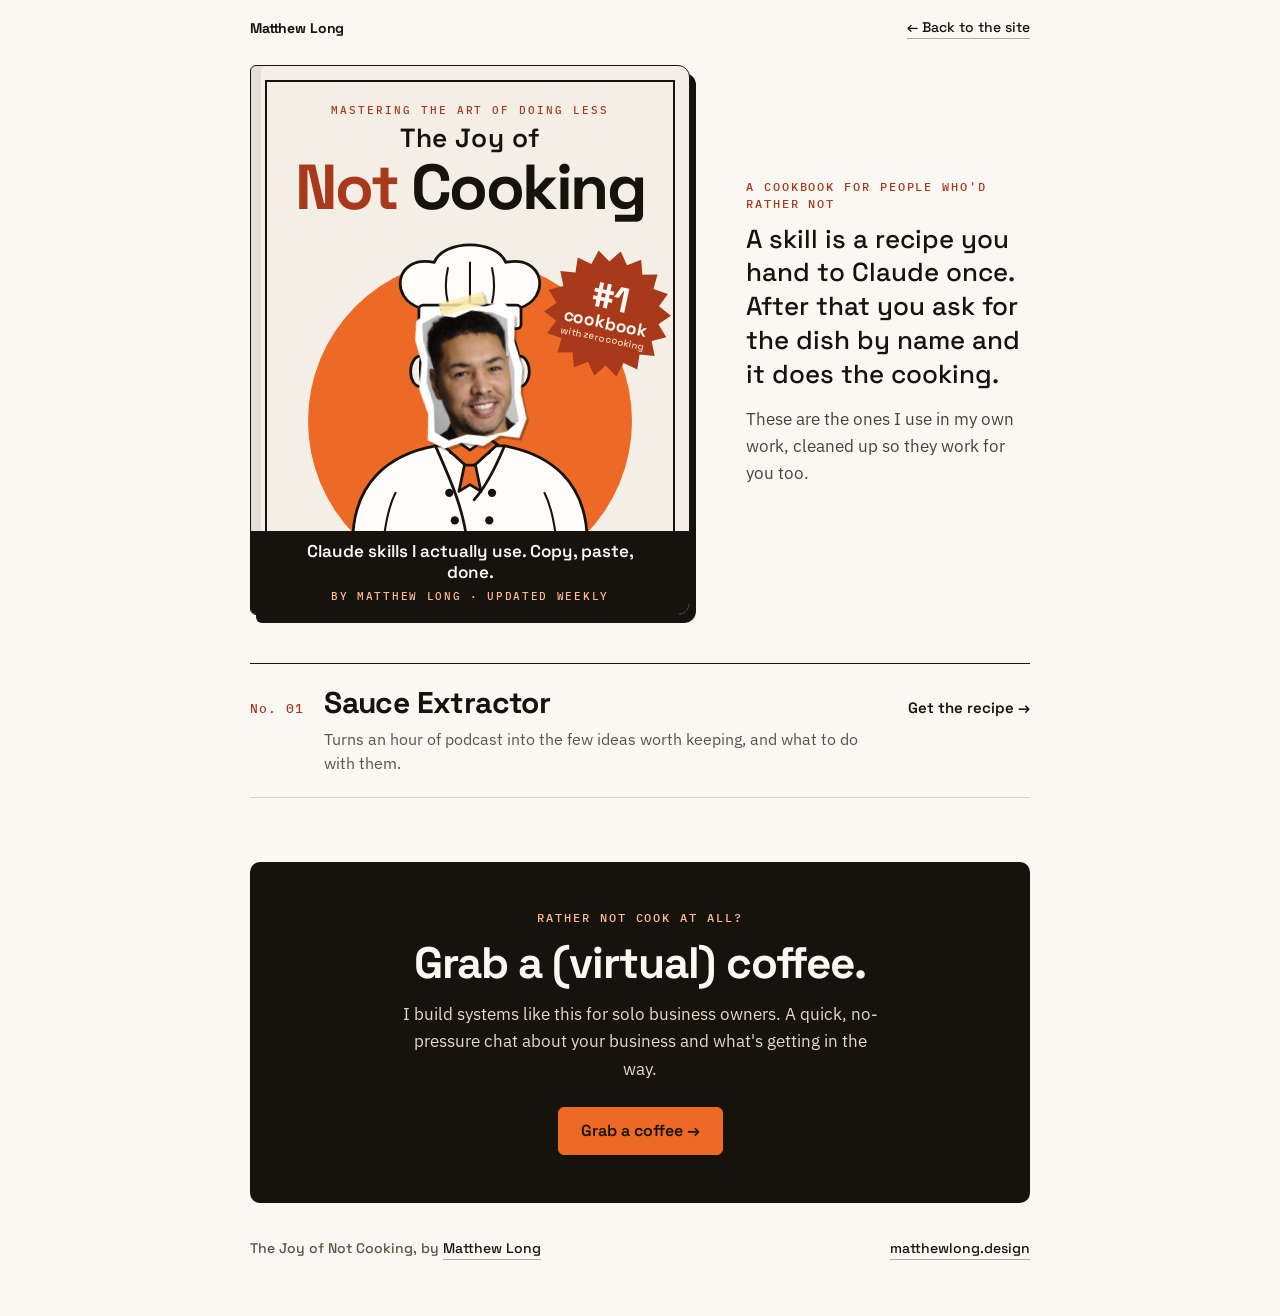
<file: cookbook/index.html>
<!DOCTYPE html>
<html lang="en">
<head>
<meta charset="utf-8">
<meta name="viewport" content="width=device-width, initial-scale=1">
<title>The Joy of Not Cooking | Claude skills by Matthew Long</title>
<meta name="description" content="Claude skills I actually use. Copy, paste, done. A free cookbook of recipes that let Claude do the cooking.">
<link rel="icon" href="/assets/favicon.svg" type="image/svg+xml">
<link rel="icon" href="/favicon.ico" sizes="any">
<link rel="apple-touch-icon" href="/assets/apple-touch-icon.png">
<link rel="canonical" href="https://matthewlong.design/cookbook">
<meta property="og:type" content="website">
<meta property="og:site_name" content="Matthew Long">
<meta property="og:title" content="The Joy of Not Cooking">
<meta property="og:description" content="Claude skills I actually use. Copy, paste, done.">
<meta property="og:url" content="https://matthewlong.design/cookbook">
<meta property="og:image" content="https://matthewlong.design/assets/matthew.jpg">
<meta name="theme-color" content="#fbf8f3">
<link rel="preconnect" href="https://fonts.googleapis.com">
<link rel="preconnect" href="https://fonts.gstatic.com" crossorigin>
<link href="https://fonts.googleapis.com/css2?family=Space+Grotesk:wght@400;500;600;700&family=IBM+Plex+Sans:wght@400;500;600&family=IBM+Plex+Mono:wght@400;500&display=swap" rel="stylesheet">
<link rel="stylesheet" href="/cookbook/cookbook.css">
<!-- PostHog analytics (EU) -->
<script>
(function(){var s=document.createElement('script');s.async=true;s.src='https://eu-assets.i.posthog.com/static/array.js';
s.onload=function(){window.posthog.init('phc_pv3DCGxzfxWojJ4Aufg7Ad2efhmTL8SZztxmJtunDiv5',{api_host:'https://eu.i.posthog.com',defaults:'2026-01-30',cookieless_mode:'always'})};
document.head.appendChild(s)})();
</script>
</head>
<body>
<div class="wrap">

  <nav class="bar" aria-label="Site">
    <a class="home" href="/">Matthew Long</a>
    <a href="/">← Back to the site</a>
  </nav>

  <header class="shelf">
    <div class="book">
      <div class="sun" aria-hidden="true"></div>
      <div class="kicker">Mastering the art of doing less</div>
      <h1><small>The Joy of</small><em>Not</em> Cooking</h1>
      <div class="burst" aria-hidden="true">
        <svg viewBox="0 0 100 100"><polygon points="50.0,0.0 57.1,9.6 67.1,3.0 70.5,14.5 82.1,11.7 81.4,23.6 93.3,25.0 88.5,36.0 99.2,41.3 91.0,50.0 99.2,58.7 88.5,64.0 93.3,75.0 81.4,76.4 82.1,88.3 70.5,85.5 67.1,97.0 57.1,90.4 50.0,100.0 42.9,90.4 32.9,97.0 29.5,85.5 17.9,88.3 18.6,76.4 6.7,75.0 11.5,64.0 0.8,58.7 9.0,50.0 0.8,41.3 11.5,36.0 6.7,25.0 18.6,23.6 17.9,11.7 29.5,14.5 32.9,3.0 42.9,9.6" fill="#a8391a"/></svg>
        <span><b>#1</b><u>cookbook</u><small>with zero cooking</small></span>
      </div>
      <div class="chef">
      <svg viewBox="0 0 400 420" aria-hidden="true" fill="none" stroke="#16130d" stroke-width="4" stroke-linejoin="round" stroke-linecap="round">
        <path d="M30 424 C30 336 84 296 150 284 L250 284 C316 296 370 336 370 424 Z" fill="#fffdf9"/>
        <path d="M150 284 C170 330 190 372 196 424 M250 284 C236 318 222 344 206 362" />
        <g fill="#16130d" stroke="none"><circle cx="170" cy="352" r="6"/><circle cx="178" cy="392" r="6"/><circle cx="232" cy="352" r="6"/><circle cx="228" cy="392" r="6"/></g>
        <path d="M74 424 C78 396 82 372 92 352 M326 424 C322 396 318 372 308 352" stroke-width="3"/>
        <rect x="172" y="236" width="56" height="58" fill="#f4efe6"/>
        <path d="M160 282 L200 318 L240 282 L226 272 L200 290 L174 272 Z" fill="#ec6a26"/>
        <path d="M192 312 L184 350 L200 340 L216 350 L208 312 Z" fill="#ec6a26"/>
        <ellipse cx="128" cy="176" rx="14" ry="22" fill="#f4efe6"/><ellipse cx="272" cy="176" rx="14" ry="22" fill="#f4efe6"/>
        <ellipse cx="200" cy="172" rx="72" ry="88" fill="#f4efe6"/>
        <path d="M128 84 C82 70 92 6 148 18 C162 -16 238 -16 252 18 C308 6 318 70 272 84 Z" fill="#fffdf9"/>
        <path d="M168 26 C164 44 164 60 168 76 M200 18 L200 76 M232 26 C236 44 236 60 232 76" stroke-width="3"/>
        <rect x="126" y="80" width="148" height="34" rx="6" fill="#fffdf9"/>
      </svg>
        <div class="face">
          <div class="cut"><img src="/cookbook/assets/matty-face.jpg" alt="Matthew's face, cut out and badly taped onto a drawing of a chef" width="410" height="580"></div>
          <div class="tape" aria-hidden="true"></div>
        </div>
      </div>
      <div class="band">
        <p class="sub">Claude skills I actually use. Copy, paste, done.</p>
        <div class="by">BY MATTHEW LONG · UPDATED WEEKLY</div>
      </div>
      <div class="frame" aria-hidden="true"></div>
    </div>
    <div class="blurb">
      <div class="label">A cookbook for people who'd rather not</div>
      <p class="lede">A skill is a recipe you hand to Claude once. After that you ask for the dish by name and it does the cooking.</p>
      <p>These are the ones I use in my own work, cleaned up so they work for you too.</p>
    </div>
  </header>

  <ul class="menu" aria-label="Recipes">
    <li>
      <a href="/cookbook/sauce-extractor" data-track="cookbook_open_recipe">
        <span class="no">No. 01</span>
        <span class="name">Sauce Extractor</span>
        <span class="go">Get the recipe →</span>
        <span class="desc">Turns an hour of podcast into the few ideas worth keeping, and what to do with them.</span>
      </a>
    </li>
  </ul>

  <section class="cta">
    <div class="label">Rather not cook at all?</div>
    <h2>Grab a (virtual) coffee.</h2>
    <p>I build systems like this for solo business owners. A quick, no-pressure chat about your business and what's getting in the way.</p>
    <a class="btn" href="https://calendly.com/matt-nomadcafe/coffee-chat?utm_source=cookbook&utm_medium=website&utm_campaign=cookbook-home" target="_blank" rel="noopener" data-track="cookbook_cta">Grab a coffee →</a>
  </section>

  <footer>
    <span>The Joy of Not Cooking, by <a href="/">Matthew Long</a></span>
    <a href="/">matthewlong.design</a>
  </footer>
</div>
<script src="/cookbook/cookbook.js"></script>
</body>
</html>
</file>
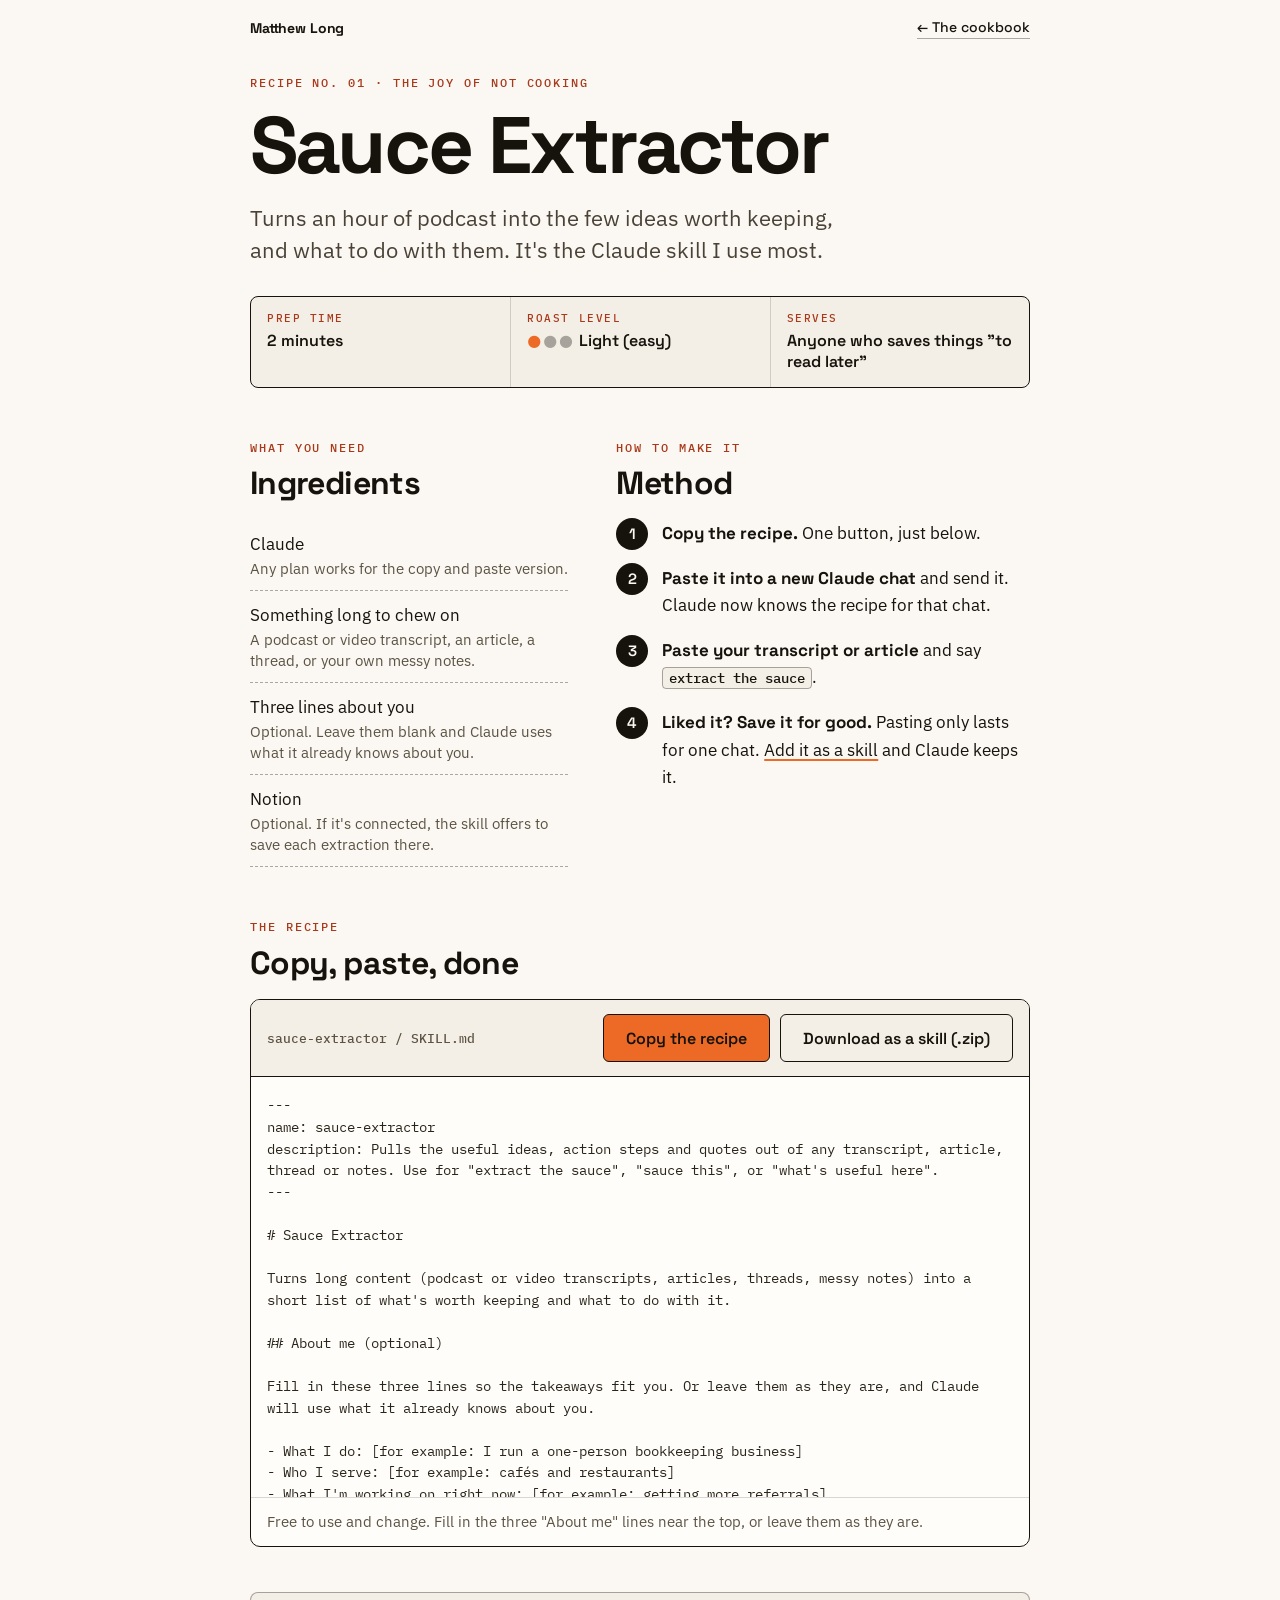
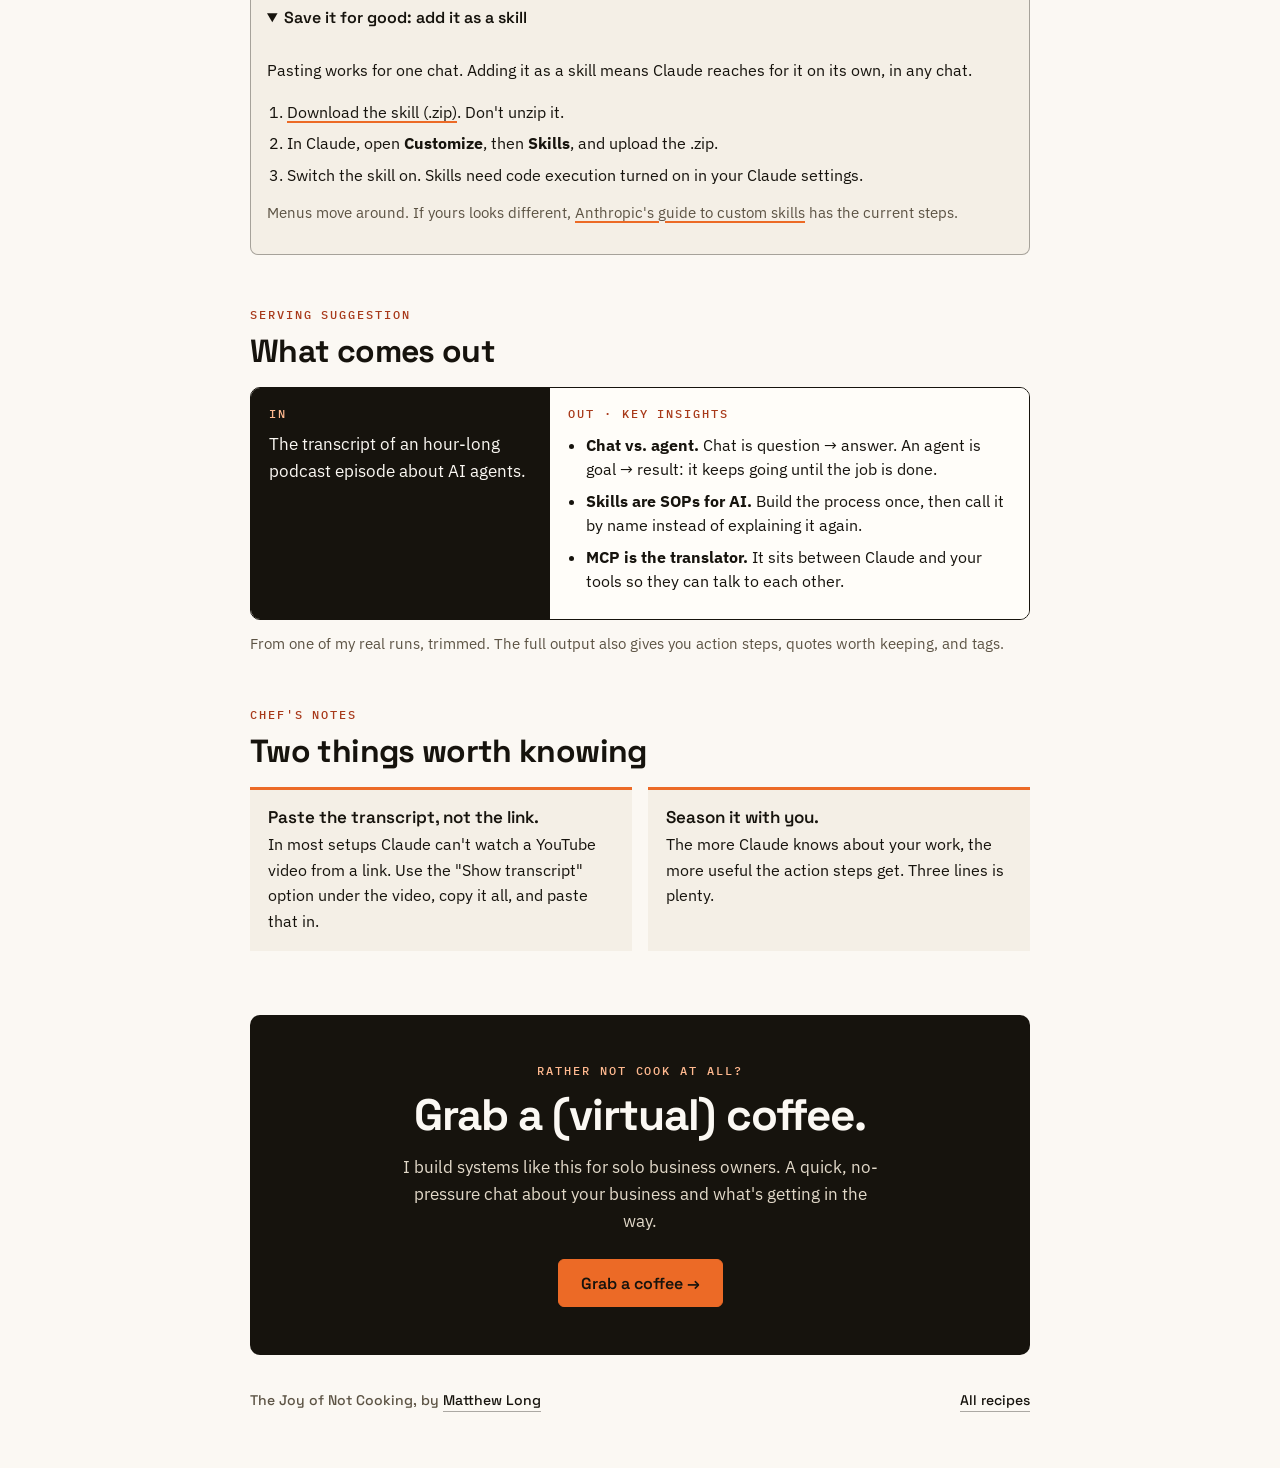
<file: cookbook/sauce-extractor.html>
<!DOCTYPE html>
<html lang="en">
<head>
<meta charset="utf-8">
<meta name="viewport" content="width=device-width, initial-scale=1">
<title>Sauce Extractor | The Joy of Not Cooking</title>
<meta name="description" content="A free Claude skill that turns an hour of podcast into the few ideas worth keeping, and what to do with them. Copy, paste, done.">
<link rel="icon" href="/assets/favicon.svg" type="image/svg+xml">
<link rel="icon" href="/favicon.ico" sizes="any">
<link rel="apple-touch-icon" href="/assets/apple-touch-icon.png">
<link rel="canonical" href="https://matthewlong.design/cookbook/sauce-extractor">
<meta property="og:type" content="article">
<meta property="og:site_name" content="Matthew Long">
<meta property="og:title" content="Sauce Extractor | The Joy of Not Cooking">
<meta property="og:description" content="A free Claude skill that turns an hour of podcast into the few ideas worth keeping. Copy, paste, done.">
<meta property="og:url" content="https://matthewlong.design/cookbook/sauce-extractor">
<meta property="og:image" content="https://matthewlong.design/assets/matthew.jpg">
<meta name="theme-color" content="#fbf8f3">
<link rel="preconnect" href="https://fonts.googleapis.com">
<link rel="preconnect" href="https://fonts.gstatic.com" crossorigin>
<link href="https://fonts.googleapis.com/css2?family=Space+Grotesk:wght@400;500;600;700&family=IBM+Plex+Sans:wght@400;500;600&family=IBM+Plex+Mono:wght@400;500&display=swap" rel="stylesheet">
<link rel="stylesheet" href="/cookbook/cookbook.css">
<!-- PostHog analytics (EU) -->
<script>
(function(){var s=document.createElement('script');s.async=true;s.src='https://eu-assets.i.posthog.com/static/array.js';
s.onload=function(){window.posthog.init('phc_pv3DCGxzfxWojJ4Aufg7Ad2efhmTL8SZztxmJtunDiv5',{api_host:'https://eu.i.posthog.com',defaults:'2026-01-30',cookieless_mode:'always'})};
document.head.appendChild(s)})();
</script>
</head>
<body>
<div class="wrap">

  <nav class="bar" aria-label="Site">
    <a class="home" href="/">Matthew Long</a>
    <a href="/cookbook">← The cookbook</a>
  </nav>

  <header class="recipe-head">
    <div class="label">Recipe no. 01 · The Joy of Not Cooking</div>
    <h1>Sauce Extractor</h1>
    <p class="promise">Turns an hour of podcast into the few ideas worth keeping, and what to do with them. It's the Claude skill I use most.</p>
    <dl class="facts">
      <div><dt>Prep time</dt><dd>2 minutes</dd></div>
      <div><dt>Roast level</dt><dd><span class="beans" aria-hidden="true">●<i>●●</i></span> Light (easy)</dd></div>
      <div><dt>Serves</dt><dd>Anyone who saves things "to read later"</dd></div>
    </dl>
  </header>

  <section class="cols">
    <div>
      <div class="label">What you need</div>
      <h2>Ingredients</h2>
      <ul class="ing">
        <li>Claude <small>Any plan works for the copy and paste version.</small></li>
        <li>Something long to chew on <small>A podcast or video transcript, an article, a thread, or your own messy notes.</small></li>
        <li>Three lines about you <small>Optional. Leave them blank and Claude uses what it already knows about you.</small></li>
        <li>Notion <small>Optional. If it's connected, the skill offers to save each extraction there.</small></li>
      </ul>
    </div>
    <div>
      <div class="label">How to make it</div>
      <h2>Method</h2>
      <ol class="steps">
        <li><b>Copy the recipe.</b> One button, just below.</li>
        <li><b>Paste it into a new Claude chat</b> and send it. Claude now knows the recipe for that chat.</li>
        <li><b>Paste your transcript or article</b> and say <kbd>extract the sauce</kbd>.</li>
        <li><b>Liked it? Save it for good.</b> Pasting only lasts for one chat. <a href="#keep">Add it as a skill</a> and Claude keeps it.</li>
      </ol>
    </div>
  </section>

  <section id="recipe-card" aria-labelledby="recipe-title">
    <div class="label">The recipe</div>
    <h2 id="recipe-title">Copy, paste, done</h2>
    <div class="card">
      <div class="card-top">
        <span class="file">sauce-extractor / SKILL.md</span>
        <div class="btns">
          <button class="btn primary" id="copy" type="button">Copy the recipe</button>
          <a class="btn" href="/cookbook/downloads/sauce-extractor.zip" download data-track="cookbook_download">Download as a skill (.zip)</a>
        </div>
      </div>
      <pre id="recipe" tabindex="0" aria-label="The Sauce Extractor skill text" data-src="/cookbook/recipes/sauce-extractor/SKILL.md" data-recipe="sauce-extractor">Loading the recipe…</pre>
      <div class="card-foot">Free to use and change. Fill in the three "About me" lines near the top, or leave them as they are.</div>
    </div>
    <p class="status" id="status" role="status" aria-live="polite"></p>

    <details id="keep" open>
      <summary>Save it for good: add it as a skill</summary>
      <div class="in">
        <p>Pasting works for one chat. Adding it as a skill means Claude reaches for it on its own, in any chat.</p>
        <ol>
          <li><a href="/cookbook/downloads/sauce-extractor.zip" download data-track="cookbook_download">Download the skill (.zip)</a>. Don't unzip it.</li>
          <li>In Claude, open <b>Customize</b>, then <b>Skills</b>, and upload the .zip.</li>
          <li>Switch the skill on. Skills need code execution turned on in your Claude settings.</li>
        </ol>
        <p class="note">Menus move around. If yours looks different, <a href="https://support.claude.com/en/articles/12512198-how-to-create-custom-skills" target="_blank" rel="noopener">Anthropic's guide to custom skills</a> has the current steps.</p>
      </div>
    </details>
  </section>

  <section>
    <div class="label">Serving suggestion</div>
    <h2>What comes out</h2>
    <div class="serve">
      <div class="in-side">
        <div class="label">In</div>
        <p>The transcript of an hour-long podcast episode about AI agents.</p>
      </div>
      <div class="out-side">
        <div class="label">Out · key insights</div>
        <ul>
          <li><b>Chat vs. agent.</b> Chat is question → answer. An agent is goal → result: it keeps going until the job is done.</li>
          <li><b>Skills are SOPs for AI.</b> Build the process once, then call it by name instead of explaining it again.</li>
          <li><b>MCP is the translator.</b> It sits between Claude and your tools so they can talk to each other.</li>
        </ul>
      </div>
    </div>
    <p class="note">From one of my real runs, trimmed. The full output also gives you action steps, quotes worth keeping, and tags.</p>
  </section>

  <section>
    <div class="label">Chef's notes</div>
    <h2>Two things worth knowing</h2>
    <div class="notes">
      <div><b>Paste the transcript, not the link.</b> In most setups Claude can't watch a YouTube video from a link. Use the "Show transcript" option under the video, copy it all, and paste that in.</div>
      <div><b>Season it with you.</b> The more Claude knows about your work, the more useful the action steps get. Three lines is plenty.</div>
    </div>
  </section>

  <section class="cta">
    <div class="label">Rather not cook at all?</div>
    <h2>Grab a (virtual) coffee.</h2>
    <p>I build systems like this for solo business owners. A quick, no-pressure chat about your business and what's getting in the way.</p>
    <a class="btn" href="https://calendly.com/matt-nomadcafe/coffee-chat?utm_source=cookbook&utm_medium=website&utm_campaign=steal-my-skill-sauce" target="_blank" rel="noopener" data-track="cookbook_cta">Grab a coffee →</a>
  </section>

  <footer>
    <span>The Joy of Not Cooking, by <a href="/">Matthew Long</a></span>
    <a href="/cookbook">All recipes</a>
  </footer>
</div>
<script src="/cookbook/cookbook.js"></script>
</body>
</html>
</file>
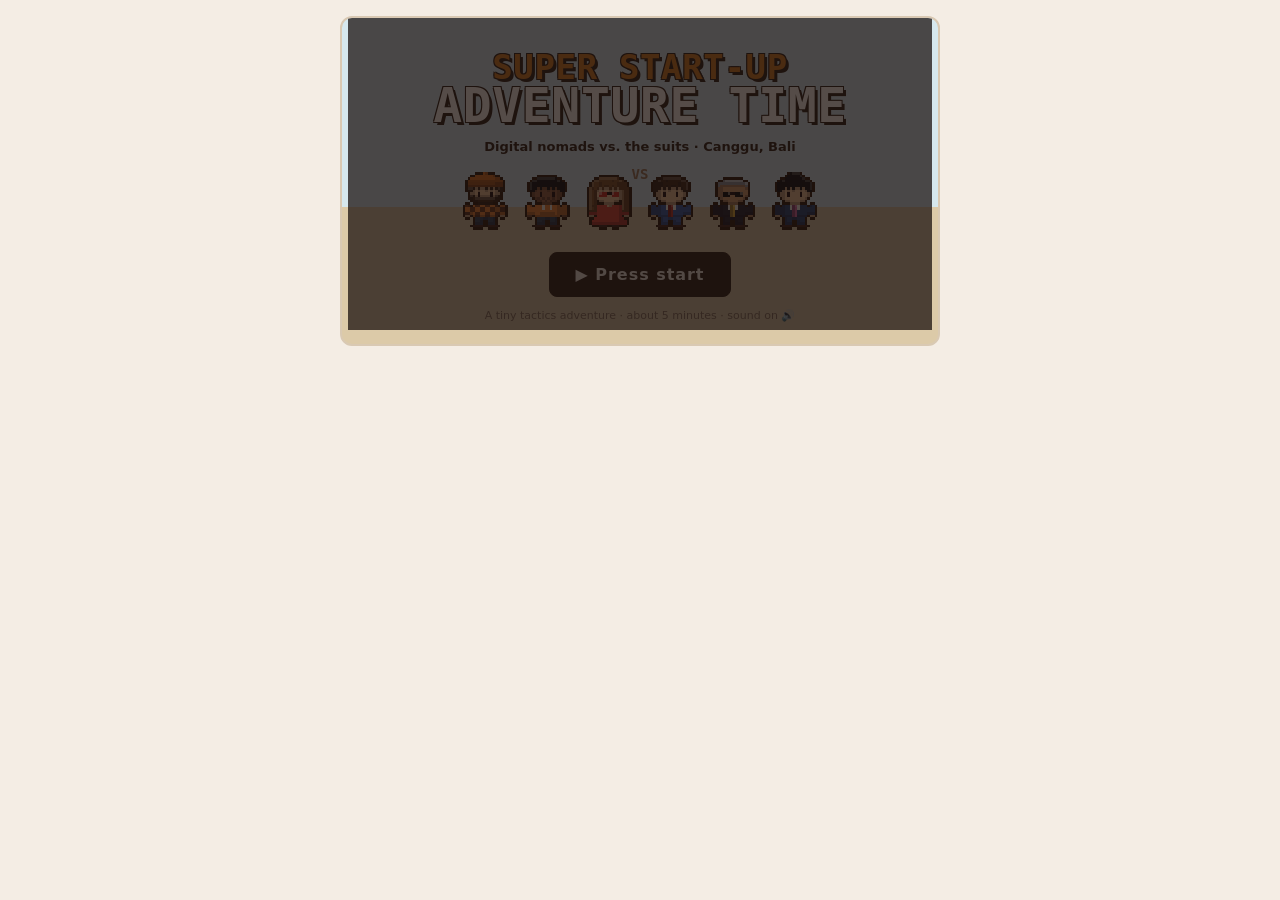
<file: games/copenhagen-grind.html>
<!DOCTYPE html>
<html lang="en">
<head>
<meta charset="UTF-8">
<meta name="viewport" content="width=device-width, initial-scale=1">
<title>Super Start-up Adventure Time</title>
<style>
  :root{
    --bg:#f4ede4; --panel:#fffaf3; --ink:#3b2a20; --muted:#8a7565;
    --t1:#e9c890; --t2:#e2be84; --water:#9cc3cf; --rack:#cdbba3;
    --hero:#3a6ea5; --enemy:#b5483b; --heal:#4f8a5b; --line:#d9c9b3;
    --fight:#d9822b; --magic:#8a5cc7; --sky:#d6e8ee; --ground:#dccaa8; --plat:#c4ae88;
    --grass:#c5d6a4; --grass2:#bccf99; --cobble:#e2d6c4; --counter:#9a6a44;
  }
  @media (prefers-color-scheme: dark){
    :root:not([data-theme="light"]){
      --bg:#1c1511; --panel:#261d17; --ink:#f1e6d8; --muted:#a8937f;
      --t1:#7a5534; --t2:#6f4c2e; --water:#2f5561; --rack:#4a3a2e;
      --hero:#6a9bd1; --enemy:#d86b5c; --heal:#74b383; --line:#45362a;
      --fight:#e89a4a; --magic:#a883e0; --sky:#24333a; --ground:#3a2e22; --plat:#4d3e2e;
      --grass:#34402a; --grass2:#303b27; --cobble:#3a3029; --counter:#5a3b26;
    }
  }
  *{box-sizing:border-box}
  body{margin:0;background:var(--bg);color:var(--ink);font-family:system-ui,-apple-system,"Segoe UI",sans-serif;display:flex;justify-content:center;padding:16px;overflow-x:hidden}
  .cg{width:100%;max-width:600px;--cell:min(68px,calc((100vw - 32px)/8))}
  .cg h1{font-size:20px;margin:0 0 2px;letter-spacing:.3px}
  .cg .sub{color:var(--muted);font-size:13px;margin:0 0 12px}
  .bar{display:flex;justify-content:space-between;align-items:center;margin-bottom:8px;font-size:13px;gap:8px}
  .phase{font-weight:700;padding:3px 10px;border-radius:99px;background:var(--hero);color:#fff}
  .phase.enemy{background:var(--enemy)}
  .wrap{position:relative;width:calc(var(--cell)*8);margin:0 auto;border-radius:10px;overflow:hidden;border:3px solid #3b2417}
  .board{position:relative;z-index:1;display:grid;grid-template-columns:repeat(8,var(--cell));grid-auto-rows:var(--cell)}
  .arena{position:absolute;left:0;top:0;width:100%;height:calc(var(--cell)*6);image-rendering:pixelated;image-rendering:crisp-edges;pointer-events:none}   /* the pixel-art bar floor under the board */
  .tile{position:relative;background:transparent;display:flex;align-items:center;justify-content:center;cursor:pointer;user-select:none;}
  .tile.alt{background:transparent}
  .tile.water{background:var(--water);cursor:default}
  .tile.rack{background:transparent;cursor:default}
  .tile.counter{background:transparent;cursor:default}
  .tile.disco::after{animation:disco .3s steps(1) infinite}
  @keyframes disco{0%{background:rgba(255,80,160,.35)}33%{background:rgba(80,200,255,.35)}66%{background:rgba(255,220,80,.35)}}
  .tile::after{content:"";position:absolute;inset:0;pointer-events:none}
  .tile.move::after{background:color-mix(in srgb,var(--hero) 30%,transparent);box-shadow:inset 0 0 0 1px var(--hero)}
  .tile.danger::after{background:color-mix(in srgb,var(--enemy) 18%,transparent)}
  .tile.range::after{background:color-mix(in srgb,var(--fight) 14%,transparent)}
  .tile.target::after{background:color-mix(in srgb,var(--enemy) 40%,transparent);box-shadow:inset 0 0 0 2px var(--enemy);animation:pulse 1s infinite}
  .tile.healt::after{background:color-mix(in srgb,var(--heal) 40%,transparent);box-shadow:inset 0 0 0 2px var(--heal);animation:pulse 1s infinite}
  @keyframes pulse{50%{opacity:.55}}
  .tile.aoe::after{background:color-mix(in srgb,var(--magic) 38%,transparent);box-shadow:inset 0 0 0 2px var(--magic)}
  .tile.boom::after{z-index:2;background:radial-gradient(circle,#fff 0 16%,var(--magic) 42%,transparent 70%);animation:boom .5s ease-out forwards}
  @keyframes boom{from{opacity:1;transform:scale(.35)}to{opacity:0;transform:scale(1.5)}}
  .unit{position:relative;z-index:1;width:100%;height:100%;display:flex;align-items:flex-end;justify-content:center}
  .unit::before{content:"";position:absolute;bottom:8%;left:20%;right:20%;height:16%;border-radius:50%;background:color-mix(in srgb,var(--hero) 45%,transparent);border:2px solid var(--hero)}
  .unit.foe::before{background:color-mix(in srgb,var(--enemy) 45%,transparent);border-color:var(--enemy)}
  .unit.neutral::before{background:color-mix(in srgb,#8a7565 40%,transparent);border-color:#8a7565}
  .spr{position:relative;width:88%;height:88%;margin-bottom:10%;image-rendering:pixelated;image-rendering:crisp-edges;animation:bob 1.2s steps(2) infinite}
  .unit.foe .spr{transform:scaleX(-1)}
  @keyframes bob{50%{translate:0 -2px}}
  .unit.sel .spr{animation-duration:.5s}
  .unit.sel::before{box-shadow:0 0 0 3px var(--panel),0 0 10px var(--hero)}
  .unit.done{filter:grayscale(1);opacity:.55}
  .unit.done .spr{animation:none}
  .unit.hit .spr{animation:shake .3s}
  .zz{position:absolute;top:0;right:8%;font-size:12px;font-weight:800;color:var(--magic);z-index:2}
  @keyframes shake{25%{translate:-4px 0;filter:brightness(2)}75%{translate:4px 0}}
  .hp{position:absolute;left:15%;right:15%;bottom:2px;height:5px;border-radius:3px;background:var(--line);overflow:hidden}
  .hp i{display:block;height:100%;background:var(--heal)}
  .foe .hp i{background:var(--enemy)}
  .fx{position:absolute;inset:0;pointer-events:none}
  .float{position:absolute;width:calc(100%/8);text-align:center;font-weight:800;font-size:18px;animation:up .9s forwards;text-shadow:0 1px 0 var(--panel),0 -1px 0 var(--panel),1px 0 0 var(--panel),-1px 0 0 var(--panel)}
  @keyframes up{from{transform:translateY(0);opacity:1}to{transform:translateY(-28px);opacity:0}}

  /* ── battle scene ── */
  .battle{position:absolute;inset:0;z-index:4;background:linear-gradient(#e8c27a 0 52%,#c99a62 52%);image-rendering:pixelated;image-rendering:crisp-edges;cursor:pointer;overflow:hidden}
  .plat{position:absolute;width:32%;aspect-ratio:1;display:flex;align-items:flex-end;justify-content:center}
  .plat::before{content:"";position:absolute;bottom:2%;left:0;right:0;height:22%;border-radius:50%;background:#a8743f;box-shadow:inset 0 3px 0 rgba(255,235,200,.25)}
  .plat.top{right:5%;top:3%}
  .plat.bot{left:5%;bottom:25%}
  .plat img{position:relative;width:78%;margin-bottom:9%;image-rendering:pixelated;image-rendering:crisp-edges;animation:bob 1s steps(2) infinite}
  .plat img.flip{transform:scaleX(-1)}
  .plat.lunge-up img{animation:lup .35s}
  .plat.lunge-down img{animation:ldown .35s}
  @keyframes lup{50%{translate:30% -22%}}
  @keyframes ldown{50%{translate:-30% 22%}}
  .plat.hurt img{animation:hurt .45s}
  @keyframes hurt{20%,60%{opacity:.2;translate:-5% 0}40%,80%{opacity:1;translate:5% 0}}
  .plat.faint img{animation:faint .5s forwards}
  @keyframes faint{to{translate:0 60%;opacity:0}}
  .burst{position:absolute;inset:10%;border-radius:50%;pointer-events:none;animation:burst .55s forwards}
  @keyframes burst{from{transform:scale(.2);opacity:1}to{transform:scale(1.4);opacity:0}}
  .bx{position:absolute;width:48%;background:var(--panel);border:2px solid var(--ink);border-radius:8px;padding:6px 10px;font-size:12px;box-shadow:3px 3px 0 color-mix(in srgb,var(--ink) 25%,transparent)}
  .bx.top{left:4%;top:7%}
  .bx.bot{right:4%;bottom:27%}
  .bx .nm{font-weight:800;font-size:13px;white-space:nowrap;overflow:hidden;text-overflow:ellipsis}
  .bx .row{display:flex;align-items:center;gap:6px;margin-top:4px;font-size:10px;font-weight:800;color:var(--muted)}
  .bar2{flex:1;height:7px;background:var(--line);border-radius:4px;overflow:hidden}
  .bar2 i{display:block;height:100%;transition:width .5s}
  .bar2.hpb i{background:var(--heal)}
  .bar2.hpb.low i{background:var(--enemy)}
  .bar2.mpb i{background:var(--magic)}
  .bx .num{text-align:right;font-size:11px;margin-top:2px;color:var(--muted)}
  .msg{position:absolute;left:3%;right:3%;bottom:3%;height:20%;background:var(--panel);border:3px double var(--ink);border-radius:8px;padding:6px 12px;font-weight:700;font-size:clamp(12px,3.3vw,15px);display:flex;align-items:center;line-height:1.3}
  .fxc{position:absolute;inset:0;width:100%;height:100%;pointer-events:none;z-index:2}
  .battle.quake{animation:quake .35s}
  @keyframes quake{20%{translate:-6px 3px}40%{translate:5px -4px}60%{translate:-4px 2px}80%{translate:3px -1px}}
  .msg,.bx{z-index:3}
  .skip{z-index:4;position:absolute;right:5%;bottom:5%;font-size:10px;color:var(--muted);font-weight:600}
  @media (max-width:420px){
    .bx{width:42%;padding:3px 6px;border-width:1px;font-size:10px}
    .bx .nm{font-size:11px}
    .bx .row{margin-top:2px;font-size:9px}
    .bar2{height:5px}
    .bx .num{display:none}
    .bx.top{top:4%}
    .bx.bot{bottom:24%}
  }

  /* ── panel & menu ── */
  .panel{margin-top:12px;background:var(--panel);border:1px solid var(--line);border-radius:10px;padding:12px;font-size:14px}
  .info{min-height:66px}
  .info b{font-size:15px}
  .stats{color:var(--muted);font-size:12px;margin-top:2px}
  /* fixed-ish heights so the panel (and the iframe around it) doesn't jump as the menu changes */
  .menu{display:grid;grid-template-columns:1fr 1fr;gap:8px;margin-top:10px;min-height:152px;align-content:start}
  .menu .hint{grid-column:1/-1;font-size:12px;color:var(--muted)}
  .menu .aux{padding:6px 12px;font-size:12px}
  @media (max-width:420px){
    .menu{gap:6px;min-height:140px}
    button.mv{padding:6px 8px;border-left-width:4px}
    button.mv b{font-size:12px;white-space:nowrap;overflow:hidden;text-overflow:ellipsis}
    button.mv small{font-size:10px;line-height:1.3}
  }
  .btns{display:flex;gap:8px;flex-wrap:wrap;margin-top:10px}
  button{font:inherit;font-size:13px;font-weight:600;padding:8px 14px;border-radius:8px;border:1px solid var(--line);background:var(--bg);color:var(--ink);cursor:pointer;text-align:left}
  button.primary{background:var(--ink);color:var(--bg);border-color:var(--ink)}
  button.cmd{font-size:15px;font-weight:800;padding:12px 14px;border:2px solid var(--ink)}
  button.cmd.fight{border-left:8px solid var(--fight)}
  button.cmd.magic{border-left:8px solid var(--magic)}
  button.mv{border-left:6px solid var(--fight);padding:8px 10px}
  button.mv.magic{border-left-color:var(--magic)}
  button.mv b{display:block;font-size:14px}
  button.mv small{display:block;font-size:11px;color:var(--muted);font-weight:500;margin-top:2px}
  button:disabled{opacity:.4;cursor:default}
  .log{margin-top:10px;font-size:12px;color:var(--muted);height:66px;overflow:auto;line-height:1.5}
  .snd{padding:3px 8px;font-size:14px;line-height:1}
  .toggle{font-size:12px;color:var(--muted);display:flex;align-items:center;gap:4px;cursor:pointer}
  .overlay{position:absolute;inset:0;z-index:5;background:color-mix(in srgb,var(--bg) 92%,transparent);display:flex;flex-direction:column;align-items:center;justify-content:center;text-align:center;padding:16px;gap:8px}
  .overlay h2{margin:0;font-size:22px}
  .overlay p{margin:0;font-size:13px;color:var(--muted);max-width:380px;line-height:1.5}
  .overlay a{color:var(--ink);font-weight:700}
  .overlay button{text-align:center}
  .overlay .row2{display:flex;gap:8px;flex-wrap:wrap;justify-content:center}
  .hidden{display:none!important}

  /* ── screens: title → create → town → battle ── */
  #cg[data-screen="title"] > :not(.title){display:none}
  #cg:not([data-screen="title"]) .title{display:none}
  .title{position:relative;overflow:hidden;border-radius:12px;border:2px solid var(--line);padding:34px 16px 22px;text-align:center;
    background:linear-gradient(var(--sky) 0 58%,var(--ground) 58%)}
  .logo{display:flex;flex-direction:column;align-items:center;line-height:.92;font-family:ui-monospace,"Cascadia Mono",Menlo,Consolas,monospace;font-weight:900;text-transform:uppercase;letter-spacing:.04em;color:var(--fight);
    text-shadow:3px 3px 0 var(--ink),-1px -1px 0 var(--ink),1px -1px 0 var(--ink),-1px 1px 0 var(--ink)}
  .logo span:first-child{font-size:clamp(22px,6vw,34px)}
  .logo span:last-child{font-size:clamp(28px,7.8vw,48px);color:var(--panel)}
  .tag{margin:12px 0 0;font-size:13px;font-weight:700;color:var(--ink)}
  .lineup{display:flex;justify-content:center;align-items:flex-end;gap:2px;margin:18px 0 6px}
  .lineup img{width:clamp(40px,11vw,60px);image-rendering:pixelated;image-rendering:crisp-edges;animation:bob 1.2s steps(2) infinite}
  .lineup img:nth-child(even){animation-delay:.6s}
  .lineup img.flip{transform:scaleX(-1)}
  .lineup .vs{font:900 14px ui-monospace,Menlo,Consolas,monospace;color:var(--ink);margin:0 6px 14px}
  .start{margin-top:14px;padding:12px 26px;font-size:16px;letter-spacing:.06em;text-align:center;animation:blink 1.1s steps(2) infinite}
  .start:hover,.start:focus-visible{animation:none}
  @keyframes blink{50%{opacity:.55}}
  .tiny{margin:12px 0 0;font-size:11px;color:var(--muted)}
  #cg[data-screen="create"] .bar, #cg[data-screen="create"] .wrap, #cg[data-screen="create"] .panel{display:none}
  #cg:not([data-screen="create"]) .creator{display:none}
  #cg:not([data-screen="town"]) .town{display:none}
  #cg[data-screen="town"] #turn, #cg[data-screen="town"] #phase, #cg[data-screen="town"] .toggle{visibility:hidden}
  #cg[data-screen="town"] .menu, #cg[data-screen="town"] .btns, #cg[data-screen="town"] .log{display:none}

  /* ── character creator ── */
  .creator{background:var(--panel);border:1px solid var(--line);border-radius:10px;padding:14px}
  .cr-top{display:flex;gap:14px;align-items:center}
  #crPrev{width:112px;height:112px;flex:none;image-rendering:pixelated;image-rendering:crisp-edges;background:var(--t1);border:2px solid var(--line);border-radius:10px}
  .cr-name{flex:1;min-width:0;display:flex;flex-direction:column;gap:6px}
  .cr-name label, .cr-row h3{font-size:12px;color:var(--muted);font-weight:700;letter-spacing:.04em;text-transform:uppercase;margin:0}
  .cr-name input{font:inherit;font-size:16px;width:100%;padding:8px 10px;border-radius:8px;border:1px solid var(--line);background:var(--bg);color:var(--ink)}
  .cr-name button{align-self:flex-start}
  .cr-row{margin-top:12px}
  .cr-row h3{margin-bottom:6px}
  .opts{display:flex;flex-wrap:wrap;gap:6px}
  .sw{width:30px;height:30px;padding:0;border-radius:50%;border:2px solid var(--line)}
  .sw.on{outline:3px solid var(--ink);outline-offset:1px}
  .chip{padding:6px 11px;font-size:12px;border-radius:99px;text-align:center}
  .chip.on{background:var(--ink);color:var(--bg);border-color:var(--ink)}
  .cr-go{margin-top:16px;width:100%;padding:12px;font-size:15px;text-align:center}

  /* ── town (Canggu): a pixel-art canvas with a scrolling camera ── */
  #cg[data-screen="town"] .wrap{height:calc(var(--cell)*8)}   /* square view while exploring */
  .town{position:absolute;inset:0;z-index:3;overflow:hidden;background:#78b350}
  #townCv{display:block;image-rendering:pixelated;image-rendering:crisp-edges;cursor:pointer;touch-action:manipulation}
  /* cutscenes */
  .wrap.shake{animation:quake .4s}
  .lbox{position:absolute;left:0;right:0;height:0;background:#000;z-index:6;transition:height .45s ease;pointer-events:none}
  .lbox.top{top:0} .lbox.bot{bottom:0}
  .wrap.cine .lbox{height:11%}
  .wrap.cine .cutbox{bottom:calc(11% + 6px)}
  .flash{position:absolute;inset:0;z-index:8;background:#fff;opacity:0;pointer-events:none}
  .flash.go{animation:flashA .35s ease-out}
  @keyframes flashA{0%{opacity:.85}100%{opacity:0}}
  .vs{position:absolute;inset:0;z-index:8;display:flex;align-items:center;justify-content:center;gap:4%;background:rgba(20,10,8,.72);pointer-events:none}
  .vs img{width:30%;image-rendering:pixelated;image-rendering:crisp-edges}
  .vs img.l{animation:vsL .45s cubic-bezier(.2,1.4,.4,1) both}
  .vs img.r{transform:scaleX(-1);animation:vsR .45s cubic-bezier(.2,1.4,.4,1) both}
  .vs span{font:900 clamp(32px,9vw,60px)/1 ui-monospace,Menlo,Consolas,monospace;color:#f2c14e;text-shadow:3px 3px 0 #3b2417,-2px -2px 0 #3b2417,2px -2px 0 #3b2417,-2px 2px 0 #3b2417;animation:vsPop .5s ease-out .35s both}
  @keyframes vsL{from{translate:-170% 0}to{translate:0 0}}
  @keyframes vsR{from{translate:170% 0}to{translate:0 0}}
  @keyframes vsPop{0%{transform:scale(3);opacity:0}60%{transform:scale(.9);opacity:1}100%{transform:scale(1);opacity:1}}
  .fade{position:absolute;inset:0;z-index:9;background:#000;opacity:0;pointer-events:none;transition:opacity .8s}
  .fade.on{opacity:1;pointer-events:auto}
  .cutbox{position:absolute;left:6px;right:6px;bottom:6px;z-index:6;display:flex;gap:10px;align-items:flex-start;padding:8px 26px 8px 8px;border:3px double #3b2a20;border-radius:8px;background:#fffaf3;color:#3b2a20;font-size:13px;line-height:1.4;cursor:pointer;user-select:none}
  .cutbox img{width:40px;height:40px;flex:none;image-rendering:pixelated;image-rendering:crisp-edges;background:#eadcc8;border-radius:6px}
  .cutbox b{display:block;font-size:12px;color:#a8391a}
  .cutbox .more{position:absolute;right:8px;bottom:5px;font-size:11px;animation:blink 1s steps(2) infinite}
  .banner{position:absolute;inset:0;z-index:7;display:grid;place-items:center;pointer-events:none;font:900 clamp(40px,12vw,72px)/1 ui-monospace,Menlo,Consolas,monospace;letter-spacing:.06em;color:var(--fight);text-shadow:4px 4px 0 var(--ink),-2px -2px 0 var(--ink),2px -2px 0 var(--ink),-2px 2px 0 var(--ink);animation:bannerPop 1s ease-out forwards}
  @keyframes bannerPop{0%{transform:scale(2.4);opacity:0}25%{transform:scale(1);opacity:1}80%{opacity:1}100%{opacity:0;transform:scale(1.1)}}
  .tlabels{position:absolute;inset:0;pointer-events:none}
  .tlbl{position:absolute;translate:-50% -100%;font-size:10px;font-weight:800;line-height:1.4;padding:0 6px;border-radius:5px;white-space:nowrap;background:rgba(255,250,243,.92);color:#3b2a20;box-shadow:0 1px 0 rgba(0,0,0,.25)}
  .tlbl.main{background:#e0782b;color:#fff}
  .hud{position:absolute;right:6px;top:6px;z-index:1;display:flex;gap:4px;pointer-events:none}
  .hud span{font-size:12px;font-weight:800;padding:2px 6px;border-radius:6px;background:rgba(30,22,18,.72);color:#fff}
  .hud span.zero{opacity:.45}
  .talk{position:absolute;left:6px;right:6px;bottom:6px;z-index:4;padding:8px 26px 8px 10px;border:3px double #3b2a20;border-radius:8px;background:#fffaf3;color:#3b2a20;font-size:13px;line-height:1.4;cursor:pointer;user-select:none}
  .talk b{display:block;margin-bottom:2px;font-size:12px;color:#a8391a}
  .talk .more{position:absolute;right:8px;bottom:5px;font-size:11px;animation:blink 1s steps(2) infinite}
  button.mv.item{border-left-color:var(--heal)}
</style>
</head>
<body>
<div class="cg" id="cg" data-screen="title">
  <section class="title" id="title" aria-label="Super Start-up Adventure Time">
    <div class="logo"><span>Super Start-up</span><span>Adventure Time</span></div>
    <p class="tag">Digital nomads vs. the suits · Canggu, Bali</p>
    <div class="lineup" id="lineup" aria-hidden="true"></div>
    <button class="primary start" id="tStart">▶ Press start</button>
    <p class="tiny">A tiny tactics adventure · about 5 minutes · sound on 🔊</p>
  </section>
  <h1>🌴 Super Start-up Adventure Time</h1>
  <p class="sub">A beautiful morning in Canggu, Bali.</p>
  <section class="creator" id="creator" aria-label="Make your hero">
    <div class="cr-top">
      <canvas id="crPrev" width="24" height="24" role="img" aria-label="Your hero"></canvas>
      <div class="cr-name">
        <label for="crName">Your name</label>
        <input id="crName" maxlength="14" placeholder="Your name" autocomplete="off" spellcheck="false">
        <button id="crRand">🎲 Randomise</button>
      </div>
    </div>
    <div id="crRows"></div>
    <button class="primary cr-go" id="crGo">Head to Canggu →</button>
  </section>
  <div class="bar">
    <span id="turn">Turn 1</span>
    <span style="display:flex;gap:10px;align-items:center"><label class="toggle"><input type="checkbox" id="scenes" checked> Battle scenes</label><button class="snd" id="snd" title="Sound on/off">🔊</button></span>
    <span class="phase" id="phase">Your turn</span>
  </div>
  <div class="wrap">
    <canvas class="arena" id="arena" aria-hidden="true"></canvas>
    <div class="board" id="board"></div>
    <div class="town" id="town"><canvas id="townCv" aria-label="Canggu town map"></canvas><div class="tlabels" id="tlabels"></div><div class="hud" id="hud"></div><div class="talk hidden" id="talk" role="status"></div></div>
    <div class="fx" id="fx"></div>
    <div class="battle hidden" id="battle">
      <div class="plat top" id="pTop"><img alt=""></div>
      <div class="plat bot" id="pBot"><img alt=""></div>
      <div class="bx top" id="bTop"></div>
      <div class="bx bot" id="bBot"></div>
      <canvas class="fxc" id="fxc"></canvas>
      <div class="msg" id="msg"></div>
      <div class="skip">tap to skip ›</div>
    </div>
    <div class="overlay hidden" id="overlay"></div>
    <div class="cutbox hidden" id="cut" role="status"></div>
    <div class="banner hidden" id="banner" aria-hidden="true"></div>
    <div class="lbox top"></div><div class="lbox bot"></div>
    <div class="flash" id="flash"></div>
    <div class="vs hidden" id="vs"><img class="l" id="vsL" alt=""><span>VS</span><img class="r" id="vsR" alt=""></div>
    <div class="fade" id="fade"></div>
  </div>
  <div class="panel">
    <div class="info" id="info">Pick a hero to begin.</div>
    <div class="menu" id="menu"></div>
    <div class="btns">
      <button id="end" class="primary">End turn</button>
      <button id="restart">Restart</button>
    </div>
    <div class="log" id="log"></div>
  </div>
</div>

<script>
(() => {
  const COLS = 8, ROWS = 6;
  const MAP = [            // inside The Sloppy Sloth: "~" = bamboo bar counter, "#" = potted palm
    "....~~..",
    "........",
    "..#.....",
    ".....#..",
    "........",
    "...~~...",
  ];

  // ── MOVES ──  kind: fight (uses armour) | magic (costs MP, ignores armour)
  //             type: dmg | heal | stun (stun = % chance the target skips its next turn) | summon
  //             area: 1 = also hits the 4 squares around the target square (a "+" shape)
  // Your hero: built from the character creator (name + look), stats below.
  const heroDef = () => ({name:P.name || "You", spr:"player", team:"hero", hp:40, mp:12, def:4, mov:3,
    blurb:"Solo founder. Doing everything. Sleeping never.",
    moves:[
      {name:"Hustle",            kind:"fight", type:"dmg",  pow:14, rng:[1,1], recoil:4},                         // big hit, but it costs you: running on no sleep
      {name:"Cold DM Blast",     kind:"fight", type:"dmg",  pow:7,  rng:[2,3]},                                    // mass outreach, low reply rate
      {name:"Do It All Yourself",kind:"magic", type:"dmg",  pow:9,  rng:[1,3], mp:6, color:"#c96f8a", area:1, icons:["🎩","📊","📧","🧾","💼","📱"], sfx:"hustle"},     // hits everything nearby, but burns through your MP
      {name:"Doom-Scroll Break", kind:"magic", type:"heal", pow:6,  rng:[0,0], mp:4, color:"#74b383"},              // "rest" that barely helps
    ]});

  const FOES = [
    {name:"Middle Manager", spr:"manager", team:"foe", hp:18, mp:6, def:2, mov:3,
     blurb:"Wants to circle back. Right now.",
     moves:[
      {name:"Reply-All",    kind:"fight", type:"dmg", pow:10, rng:[1,1]},
      {name:"Micromanage",  kind:"magic", type:"dmg", pow:4,  rng:[1,2], mp:3, color:"#34507a", stun:50},
     ]},
    {name:"The CEO", spr:"ceo", team:"foe", hp:32, mp:10, def:4, mov:2,
     blurb:"Slow, tough, golden parachute.",
     moves:[
      {name:"Golden Parachute", kind:"fight", type:"dmg", pow:11, rng:[1,1]},
      {name:"Hostile Takeover", kind:"magic", type:"dmg", pow:11, rng:[1,2], mp:5, color:"#e5b340"},
     ]},
    {name:"Brooke, Consultant", spr:"consultW", team:"foe", hp:15, mp:8, def:1, mov:2,
     blurb:"Bills by the hour. Attacks from range.",
     moves:[
      {name:"Slide Deck Toss", kind:"fight", type:"dmg", pow:8, rng:[2,2]},
      {name:"Synergy Beam",    kind:"magic", type:"dmg", pow:9, rng:[2,3], mp:4, color:"#6fb6d9"},
     ]},
    {name:"Grace, Consultant", spr:"consultA", team:"foe", hp:15, mp:8, def:1, mov:2,
     blurb:"Three frameworks deep before breakfast.",
     moves:[
      {name:"Slide Deck Toss", kind:"fight", type:"dmg", pow:8, rng:[2,2]},
      {name:"Synergy Beam",    kind:"magic", type:"dmg", pow:9, rng:[2,3], mp:4, color:"#6fb6d9"},
     ]},
    // The Intern attacks by taking a selfie with you in the background (with a comment). Sometimes he dances instead, which hurts his own team.
    {name:"Intern", spr:"intern", team:"foe", hp:40, mp:0, def:1, mov:2, intern:true,
     blurb:"Unpaid. Extremely online. Attacks by taking selfies at you. Sometimes dances and hurts his own team.",
     moves:[ {name:"Selfie Flash", kind:"magic", type:"dmg", pow:5, rng:[1,3], color:"#ff6fae", get quips(){ return SELFIE_LINES; }} ]},
  ];
  // Gaz is just here for a drink. Nobody can target him, and he doesn't count toward winning.
  const GAZ = {name:"Gord", spr:"gord", team:"neutral", hp:99, mp:0, def:9, mov:0, moves:[],
    blurb:"On holiday. Beach shirt, cold drink, zero interest in this.",
    // Gord takes a turn every round: he drinks a beer and says something. Each line is a bit more unhinged than the last.
    lines:["Ahh. Cheers, mate. Just a quiet beer, nobody mind me.", "Is it just me, or is that CEO bloke's tie looking at me?", "I used to be a lifeguard in Perth. I saw things, mate. THINGS.",
           "This beer has a face now. His name's Kevin. Kevin says hi.", "I've been to the other side of the bar. It's just more bar.", "Not to brag, but I think I invented the beer. Nobody's proved otherwise.",
           "THE INTERN KNOWS WHAT I DID IN BALI. HE HAS A PHONE.", "I AM THE BAR. THE BAR IS ME. WHO'S HOLDING MY BEER?!", "I just ate a coaster and I feel FANTASTIC. Ask me about the moon.",
           "SHEEP. EVERYTHING IS SHEEP. I LOVE YOU ALL. NOBODY LEAVE.", "THE MOON OWES ME MONEY AND IT KNOWS IT. KEVIN, BRING THE BOAT!", "I AM ONE WITH THE FOAM. THE FOAM IS ETERNAL. BEHOLD, MY BEER-SOUL!"]};
  const SELFIE_LINES=["Hold still, you're ruining my lighting!", "Say 'synergy'!", "This is so going on my story.", "Wait, my good side is the other good side.",
    "Bestie, you're giving 'background character'.", "Okay but make it a candid.", "Smile! It's for the 'gram. Please don't sue.", "Caption: 'Day 4 of being unpaid 🥲'.", "Photo dump incoming 📸"];
  const INTERN_LINES=["It's giving… corporate.", "No cap, this co-working space is so 2019.", "I'm literally so cooked rn.", "This meeting could've been a TikTok.",
    "Lowkey just want a matcha.", "Bestie, that's not very demure.", "Is 'synergy' a vibe or a red flag?", "Wait, are we getting paid in exposure again?",
    "Ate and left no crumbs. 💅", "Touch grass? We're literally on a beach."];
  const STARTS = [[1,2],[6,1],[7,2],[7,3],[6,4],[7,5],[3,0]];   // your hero, then FOES in order, then Gaz

  // ── BACKUP ── Matt joins at the start of turn 2. Each move is one of the services he delivers, and does what it says for the team.
  const BACKUP = {name:"Matt", spr:"matthew", team:"hero", hp:30, mp:12, def:4, mov:4, backup:true,
    blurb:"Builds the done-for-you business infrastructure solo founders wish they had a team for.",
    moves:[
      {name:"Brand + Site Launch",    kind:"fight", type:"dmg",  pow:13, rng:[1,2]},                                // ships the brand and website in one hit
      {name:"Automate the Admin",     kind:"magic", type:"stun", pow:0,  rng:[1,3], mp:4, color:"#8fd3ff", stun:70, area:1, icons:["⚙️","🤖","⚙️","✅"], sfx:"systems"},   // busywork on autopilot: the suits lose their turn
      {name:"Take It Off Your Plate", kind:"magic", type:"heal", pow:12, rng:[0,3], mp:3, color:"#74b383", cleanse:true},      // heals an ally, clears stun, gives back 3 MP
      {name:"Systems Setup",          kind:"magic", type:"buff", pow:3,  rng:[0,3], mp:4, color:"#e5b340"},                    // a back-office that runs itself: an ally gets +3 power and +1 move
      {name:"Summon Claude", kind:"magic", type:"summon", pow:0,  rng:[1,1], mp:5, color:"#e0782b"},
    ]};
  const RALLY_HEAL = 8;

  // ── CLAUDE ── summoned once by Matt. French-Canadian lumberjack, Canadian moves.
  const CLAUDE = {name:"Claude", spr:"claude", team:"hero", hp:30, mp:12, def:3, mov:3, summoned:true,
    blurb:"Lumberjack from Trois-Rivières. Says sorry, hits hard.",
    moves:[
      {name:"Slapshot",         kind:"fight", type:"dmg",  pow:11, rng:[2,3]},
      {name:"Timber!",          kind:"fight", type:"dmg",  pow:14, rng:[1,1]},
      {name:"Maple Syrup Flood", kind:"magic", type:"stun", pow:0, rng:[1,3], mp:5, color:"#c26a1b", stun:60, area:1, icons:["🍁","🥞","🍁"], sfx:"maple"},
      {name:"Poutine Break",    kind:"magic", type:"heal", pow:12, rng:[0,2], mp:3, color:"#e5b340"},
    ]};

  // ── CHARACTER CREATOR ── options shown on the first screen. Add colours or styles freely.
  const LOOK = {
    skin:        {label:"Skin",        colors:["#f6d3b3","#f1c79b","#d9a274","#a0694a","#7a4a2e","#4f2f1d"]},
    hair:        {label:"Hair",        opts:["Short","Long","Bun","Curly","Buzz","Bald"]},
    hairColor:   {label:"Hair colour", colors:["#1b1b1f","#4a3222","#8a5a32","#e0b84f","#c2552d","#b7bec6","#d96fa8","#4f7fd1"]},
    facial:      {label:"Face",        opts:["Clean","Stubble","Beard","Moustache"]},
    outfit:      {label:"Outfit",      opts:["Hoodie","Tee","Tunic","Dress","Suit","Plaid","Aloha"]},
    outfitColor: {label:"Outfit colour", colors:["#f08a3c","#3d7fd1","#4fb05a","#e04a3c","#9a5ad6","#3a4a60","#f2c14e","#f7efe0"]},
    hat:         {label:"Hat",         opts:["None","Beanie","Cap","Crown","Flower"]},
    eyes:        {label:"Eyewear",     opts:["None","Glasses","Shades"]},
    eyeColor:    {label:"Eyewear colour", colors:["#141414","#d1352b","#e0782b","#3a6ea5","#d96fa8","#e5b340","#4f8a5b","#f4ede4"]},
  };
  // Default hero: Rikke — long brown hair, red dress, red sunglasses.
  const P = {name:"Rikke", skin:1, hair:1, hairColor:2, facial:0, outfit:3, outfitColor:3, hat:0, eyes:2, eyeColor:1};
  try { const saved = JSON.parse(localStorage.getItem("cg-hero") || "{}");
    for (const k in P) if (k in saved) {
      if (k === "name") P.name = String(saved.name).slice(0,14);
      else { const n = LOOK[k].colors ? LOOK[k].colors.length : LOOK[k].opts.length; if (Number.isInteger(saved[k]) && saved[k] >= 0 && saved[k] < n) P[k] = saved[k]; }
    } } catch(e) {}

  // ── CHARACTER ART ── 24×24 sprites in a 16-bit tactics-RPG style: chibi proportions, light from the
  // top-left, three-tone shading and coloured ("sel-out") outlines. Everyone — you, the townspeople,
  // Matt, Claude and the suits — is built from a "look" by makeSprite(look). Shapes are listed as
  // horizontal spans: [row, firstColumn, lastColumn].
  const SW=24;
  const mix=(hex,t,to)=>{ const a=[1,3,5].map(i=>parseInt(hex.slice(i,i+2),16)), b=to==="w"?[255,248,232]:[22,12,26];
    return "#"+a.map((v,i)=>Math.round(v+(b[i]-v)*t).toString(16).padStart(2,"0")).join(""); };
  // COZY FARM-SIM STYLE: warm juicy colours, one dark-brown outline round everything, soft shadows on the bottom-right only
  const OUTLINE="#3b2417";
  const ramp=hex=>({hi:mix(hex,.2,"w"), base:hex, sh:mix(hex,.22,"k"), ol:OUTLINE});

  function makeSprite(L){
    const M=Array.from({length:SW},()=>Array(SW).fill(null));   // which material each pixel is
    const span=(y,a,b,m)=>{ if(y<0||y>=SW) return; for(let x=Math.max(0,a);x<=Math.min(SW-1,b);x++) M[y][x]=m; };
    const dot=(x,y,m)=>{ if(x>=0&&y>=0&&x<SW&&y<SW) M[y][x]=m; };
    const outfit=LOOK.outfit.opts[L.outfit], hair=LOOK.hair.opts[L.hair], hat=LOOK.hat.opts[L.hat],
          face=LOOK.facial.opts[L.facial], eyes=LOOK.eyes.opts[L.eyes];
    // head, neck, body, sleeves, hands
    [[3,9,14],[4,7,16],[5,6,17],[6,6,17],[7,6,17],[8,6,17],[9,6,17],[10,7,16],[11,8,15],[12,10,13]].forEach(([y,a,b])=>span(y,a,b,"skin"));
    [[13,7,16],[14,6,17],[15,6,17],[16,6,17],[17,7,16]].forEach(([y,a,b])=>span(y,a,b,"top"));
    for(let y=13;y<=16;y++){ span(y,4,5,"top"); span(y,18,19,"top"); }
    span(17,4,5,"skin"); span(17,18,19,"skin");
    if(outfit==="Tee"||outfit==="Aloha") for(let y=15;y<=16;y++){ span(y,4,5,"skin"); span(y,18,19,"skin"); }
    if(outfit==="Dress"){ span(18,6,17,"top"); span(19,5,18,"top"); span(20,5,18,"top"); span(21,8,10,"shoe"); span(21,13,15,"shoe"); }
    else { span(18,8,15,"pants"); for(const y of [19,20]){ span(y,8,10,"pants"); span(y,13,15,"pants"); } span(21,7,10,"shoe"); span(21,13,16,"shoe"); }
    if(L.shorts) for(const y of [20]){ span(y,8,10,"skin"); span(y,13,15,"skin"); }   // shorts: bare legs below the knee
    // hair
    const crop=()=>{ span(2,8,15,"hair"); span(3,6,17,"hair"); span(4,5,18,"hair"); span(5,5,18,"hair");
      span(6,5,7,"hair"); span(6,16,18,"hair"); span(7,5,6,"hair"); span(7,17,18,"hair"); dot(9,6,"hair"); dot(12,6,"hair"); dot(14,6,"hair"); };
    if(hair==="Short"||hair==="Long"||hair==="Bun") crop();
    if(hair==="Long") for(let y=6;y<=15;y++){ span(y,4,6,"hair"); span(y,17,19,"hair"); }
    if(hair==="Bun"){ span(0,10,13,"hair"); span(1,9,14,"hair"); }
    if(hair==="Curly"){ span(1,7,16,"hair"); span(2,5,18,"hair"); for(let y=3;y<=6;y++) span(y,4,19,"hair"); for(let y=7;y<=9;y++){ span(y,4,6,"hair"); span(y,17,19,"hair"); } }
    if(hair==="Buzz"){ span(3,8,15,"hair"); span(4,6,17,"hair"); dot(6,5,"hair"); dot(17,5,"hair"); }
    if(face==="Beard"){ span(9,6,7,"hair"); span(9,16,17,"hair"); span(10,6,17,"hair"); span(11,7,16,"hair"); span(12,9,14,"hair"); }
    if(face==="Moustache") span(10,9,14,"hair");
    // hats
    if(hat==="Beanie"){ span(0,11,12,"hat"); span(1,8,15,"hat"); span(2,6,17,"hat"); span(3,5,18,"hat"); span(4,5,18,"cuff"); span(5,5,18,"cuff"); }
    if(hat==="Cap"){ span(1,8,15,"hat"); span(2,6,17,"hat"); span(3,5,18,"hat"); span(4,5,18,"hat"); span(5,2,9,"brim"); }
    if(hat==="Crown"){ dot(8,0,"gold"); dot(12,0,"gold"); dot(16,0,"gold"); span(1,8,16,"gold"); span(2,8,16,"gold"); }
    if(hat==="Flower"){ dot(16,2,"petal"); dot(15,3,"petal"); dot(17,3,"petal"); dot(16,4,"petal"); dot(16,3,"gold"); }

    // shading: light from the top-left, the right side of the figure in shade
    const topHex=L.topHex||LOOK.outfitColor.colors[L.outfitColor], hatHex=L.hatHex||(hat==="Cap"?"#3a6ea5":"#c23b30");
    const R={ skin:ramp(LOOK.skin.colors[L.skin]), hair:ramp(LOOK.hairColor.colors[L.hairColor]), top:ramp(topHex),
      pants:ramp(L.pantsHex||(outfit==="Suit"?topHex:"#3b4a63")), shoe:ramp("#5a3a2a"), hat:ramp(hatHex), cuff:ramp(mix(hatHex,.25,"k")),
      brim:ramp(mix(hatHex,.18,"k")), gold:ramp("#e5b340"), petal:ramp("#f2a6c4") };
    const C=Array.from({length:SW},()=>Array(SW).fill(null));
    const other=(x,y,m)=>x<0||y<0||x>=SW||y>=SW||M[y][x]!==m;
    for(let y=0;y<SW;y++) for(let x=0;x<SW;x++){
      const m=M[y][x]; if(!m) continue; const r=R[m]; let t=r.base;
      if(x>=16) t=r.sh;   // a soft shade down the right-hand side
      if(m==="hair" && (other(x,y-1,m)||other(x-1,y,m))) t=r.hi;   // only hair catches the light
      if(other(x+1,y,m)||other(x,y+1,m)) t=r.sh;
      if(m==="skin" && y>0 && ["hair","hat","cuff","brim"].includes(M[y-1][x])) t=r.sh;   // hair and hats cast a shadow
      if(m==="hair" && t===r.base && (x*3+y)%7===0) t=r.sh;                                 // strands
      if(m==="hair" && hair==="Curly" && (x+y)%3===0 && t!==r.sh) t=r.hi;                    // curls
      C[y][x]=t;
    }
    const put=(x,y,col)=>{ if(x>=0&&y>=0&&x<SW&&y<SW) C[y][x]=col; };
    // eyes: small and dark (no mouth, in the classic style)
    const EYE="#2a1a1a";
    if(M[8][9]==="skin"){ put(9,8,EYE); put(9,9,EYE); }
    if(M[8][14]==="skin"){ put(14,8,EYE); put(14,9,EYE); }
    if(face==="Stubble") for(let y=10;y<=11;y++) for(let x=8;x<=15;x++) if(M[y][x]==="skin" && (x+y)%2===0) put(x,y,mix(R.skin.base,.32,"k"));
    // outfit details
    const accent=L.accentHex||"#c23b30";
    if(outfit==="Hoodie"){ for(const [x,y] of [[10,13],[10,14],[13,13],[13,14]]) put(x,y,"#f4ede4"); for(let x=9;x<=14;x++) put(x,16,R.top.sh); }
    if(outfit==="Tee"||outfit==="Dress"||outfit==="Aloha"){ put(11,13,R.skin.base); put(12,13,R.skin.sh); }
    if(outfit==="Tunic"){ for(let x=7;x<=16;x++) put(x,17,x<15?"#c9962a":"#9c7220"); put(11,17,"#f5d68a"); }
    if(outfit==="Suit"){ for(const [x,y] of [[10,13],[13,13],[10,14],[13,14]]) put(x,y,"#f4f1ea"); for(let y=13;y<=17;y++){ put(11,y,accent); put(12,y,mix(accent,.3,"k")); } put(11,13,mix(accent,.2,"w")); }
    if(outfit==="Plaid") for(let y=13;y<=20;y++) for(let x=4;x<=19;x++) if(M[y][x]==="top" && ((x>>1)+(y>>1))%2===0) put(x,y,mix(C[y][x],.55,"k"));
    if(outfit==="Aloha") for(let y=13;y<=17;y++) for(let x=4;x<=19;x++) if(M[y][x]==="top" && (x*3+y*5)%7===0) put(x,y,(x+y)%2?"#fff3b0":"#f7b6d2");   // hibiscus print
    // eyewear
    const ec=LOOK.eyeColor.colors[L.eyeColor||0];
    if(eyes==="Glasses"){ const F=ec;   // thin rims around each eye, joined by a bridge
      for(const x of [8,9,10,13,14,15]){ put(x,7,F); put(x,10,F); } for(const x of [8,10,13,15]){ put(x,8,F); put(x,9,F); }
      put(11,8,F); put(12,8,F); }
    if(eyes==="Shades"){ for(const y of [8,9]) for(const x of [8,9,10,13,14,15]) put(x,y,ec); put(8,8,mix(ec,.45,"w")); put(13,8,mix(ec,.45,"w")); put(11,8,"#2a1a1a"); put(12,8,"#2a1a1a"); }

    // coloured outline: each empty pixel touching the figure takes the darkest tone of what it touches
    const out=document.createElement("canvas"); out.width=SW; out.height=SW; const g=out.getContext("2d");
    for(let y=0;y<SW;y++) for(let x=0;x<SW;x++){
      let col=C[y][x];
      if(!col){ for(const [dx,dy] of [[0,1],[-1,0],[1,0],[0,-1]]){ const nx=x+dx, ny=y+dy; if(nx>=0&&ny>=0&&nx<SW&&ny<SW&&M[ny][nx]){ col=OUTLINE; break; } } }
      if(col){ g.fillStyle=col; g.fillRect(x,y,1,1); }
    }
    return out;
  }

  // the cast (built with the same generator as your hero)
  const CAST={
    matthew:{skin:3, hair:0, hairColor:0, facial:1, outfit:0, outfitColor:0, hat:0, eyes:0},
    claude: {skin:1, hair:0, hairColor:1, facial:2, outfit:5, outfitColor:0, hat:1, hatHex:"#e0782b", eyes:0},
    manager:{skin:1, hair:0, hairColor:1, facial:0, outfit:4, topHex:"#3d63a8", accentHex:"#c23b30", hat:0, eyes:0},
    ceo:    {skin:2, hair:4, hairColor:5, facial:0, outfit:4, topHex:"#2c2c3a", accentHex:"#e5b340", hat:0, eyes:2, eyeColor:0},
    consult:{skin:0, hair:0, hairColor:3, facial:0, outfit:4, topHex:"#7d8a98", accentHex:"#3a6ea5", hat:0, eyes:1, eyeColor:0},
    consultW:{skin:0, hair:1, hairColor:4, facial:0, outfit:4, topHex:"#7d8a98", accentHex:"#3a6ea5", hat:0, eyes:1, eyeColor:0},
    consultA:{skin:1, hair:2, hairColor:0, facial:0, outfit:4, topHex:"#2f4a7a", accentHex:"#d96fa8", hat:0, eyes:0},
    gord:   {skin:0, hair:5, hairColor:1, facial:2, outfit:6, topHex:"#2fa7a0", hat:0, eyes:1, eyeColor:0, shorts:true, pantsHex:"#c9a36a"},   // bald, beard, glasses, beach shirt + shorts
    intern: {skin:0, hair:3, hairColor:3, facial:0, outfit:0, outfitColor:6, hat:0, eyes:2, eyeColor:4},
  };
  const SPRITE_URL = {};
  for (const [key, look] of Object.entries(CAST)) SPRITE_URL[key] = makeSprite(look).toDataURL();
  const refreshPlayer = () => { SPRITE_URL.player = makeSprite(P).toDataURL(); };
  refreshPlayer();

  const $ = id => document.getElementById(id);
  const board=$("board"), fx=$("fx"), overlay=$("overlay"), info=$("info"), menu=$("menu"), logEl=$("log");
  const K = (x,y) => x+","+y;
  const sleep = ms => new Promise(r => setTimeout(r, ms));
  const speed = () => S.fast ? 25 : (S.speed || 1);   // enemy scenes run a bit quicker; a tap skips
  const GLOW = !matchMedia("(pointer: coarse)").matches;   // glow (shadowBlur) is slow to draw on phones, so skip it there
  const FX_RATE = 1.35;   // attack animations play this much faster than their listed durations
  const wait = ms => sleep(ms / speed());
  const md = (a,b) => Math.abs(a.x-b.x)+Math.abs(a.y-b.y);
  const inR = (d,r) => d>=r[0] && d<=r[1];
  const rngTxt = r => r[0]===r[1] ? r[0] : r[0]+"–"+r[1];

  let S;
  function reset(){
    S = {
      units: [heroDef(), ...FOES, GAZ].map((d,i)=>({...d, id:i, maxHp:d.hp, maxMp:d.mp, x:STARTS[i][0], y:STARTS[i][1], alive:true, acted:false, stun:false})),
      phase:"player", turn:1, sel:null, mode:null, origin:null, move:null, kind:null,
      moveSet:new Map(), targets:new Map(), danger:new Set(), range:new Set(), hit:new Set(), busy:false, fast:false,
      backupIn:false, backupDmg:0, backupHeal:0, claudeIn:false, claudeDmg:0,
      inv:{...INV},   // snacks found in town (a retry gets them all back)
      blast:new Set(), boom:new Set(), aoeAt:null, disco:new Set()
    };
    drawArena();
    logEl.innerHTML=""; log("The suits have taken over The Sloppy Sloth. You're on your own.");
    info.innerHTML=`Tap <b>${S.units[0].name}</b> to begin.`;
    render();
  }

  const terrain = (x,y) => MAP[y][x];
  const blocked = (x,y) => terrain(x,y)!==".";
  const unitAt = (x,y) => S.units.find(u=>u.alive && u.x===x && u.y===y);
  const alive = team => S.units.filter(u=>u.alive && u.team===team);

  function reachable(u){
    const seen=new Map([[K(u.x,u.y),0]]), q=[[u.x,u.y,0]];
    while(q.length){
      const [x,y,d]=q.shift(); if(d===u.mov) continue;
      for(const [dx,dy] of [[1,0],[-1,0],[0,1],[0,-1]]){
        const nx=x+dx, ny=y+dy;
        if(nx<0||ny<0||nx>=COLS||ny>=ROWS||blocked(nx,ny)||seen.has(K(nx,ny))) continue;
        const o=unitAt(nx,ny); if(o && o.team!==u.team) continue;
        seen.set(K(nx,ny),d+1); q.push([nx,ny,d+1]);
      }
    }
    for(const k of [...seen.keys()]){ const [x,y]=k.split(",").map(Number); const o=unitAt(x,y); if(o && o!==u) seen.delete(k); }
    return seen;
  }

  function targetsFor(u, mv, pos=u){
    if(mv.type==="summon"){   // an empty floor tile in range (only once per battle)
      if(S.claudeIn) return [];
      const out=[];
      for(let y=0;y<ROWS;y++) for(let x=0;x<COLS;x++) if(inR(Math.abs(x-pos.x)+Math.abs(y-pos.y),mv.rng) && !blocked(x,y) && !unitAt(x,y)) out.push({x,y});
      return out;
    }
    if(mv.area){   // any square in range whose blast would catch at least one enemy
      const foes=alive(u.team==="hero"?"foe":"hero"), out=[];
      for(let y=0;y<ROWS;y++) for(let x=0;x<COLS;x++)
        if(inR(Math.abs(x-pos.x)+Math.abs(y-pos.y),mv.rng) && foes.some(f=>Math.abs(f.x-x)+Math.abs(f.y-y)<=mv.area)) out.push({x,y});
      return out;
    }
    const pool = mv.type==="heal" ? alive(u.team).filter(a=>a.hp<a.maxHp || (mv.cleanse && a.stun)) : mv.type==="buff" ? alive(u.team) : alive(u.team==="hero"?"foe":"hero");
    return pool.filter(t => inR(md(pos,t), mv.rng));
  }
  function areaTiles(cx,cy,r){   // the "+" blast: target square plus everything within r steps
    const s=new Set();
    for(let y=0;y<ROWS;y++) for(let x=0;x<COLS;x++) if(Math.abs(x-cx)+Math.abs(y-cy)<=r) s.add(K(x,y));
    return s;
  }
  const canUse = (u,mv) => (mv.mp||0) <= u.mp;

  function log(msg){ const p=document.createElement("div"); p.textContent=msg; logEl.prepend(p); }

  function float(u, text, color){
    const f=document.createElement("div"); f.className="float"; f.textContent=text; f.style.color=color;
    f.style.left=(u.x/COLS*100)+"%"; f.style.top=(u.y/ROWS*100)+"%";
    fx.appendChild(f); setTimeout(()=>f.remove(),900);
  }

  function showInfo(u){
    info.innerHTML=`<img src="${SPRITE_URL[u.spr]}" style="width:32px;height:32px;image-rendering:pixelated;vertical-align:middle;margin-right:6px"><b>${u.name}</b> · HP ${u.hp}/${u.maxHp} · MP ${u.mp}/${u.maxMp}${u.boost?` · 🍺 +${u.boost} ATK`:""}${u.stun?" · 💤 stunned":""}
      <div class="stats">DEF ${u.def} · MOVE ${u.mov} · ${u.blurb}</div>
      ${u.team==="foe" ? `<div class="stats">${u.moves.map(m=>`${m.kind==="magic"?"✨":"⚔️"} ${m.name}`).join(" · ")}</div>` : ""}`;
  }

  function renderBoard(){
    board.innerHTML="";
    for(let y=0;y<ROWS;y++) for(let x=0;x<COLS;x++){
      const c=document.createElement("div"), t=terrain(x,y), k=K(x,y);
      c.className="tile"+((x+y)%2?" alt":"")+(t==="~"?" counter":"")+(t==="#"?" rack":"");
      if(S.disco.has(k)) c.classList.add("disco");
      if(S.mode==="move" && S.moveSet.has(k)) c.classList.add("move");
      if(S.danger.has(k)) c.classList.add("danger");
      if(S.range.has(k)) c.classList.add("range");
      const tg=S.targets.get(k), u=unitAt(x,y);
      if(tg==="heal") c.classList.add("healt");
      else if(tg==="atk" || (tg==="area" && u && u.team==="foe")) c.classList.add("target");
      if(S.blast.has(k)) c.classList.add("aoe");
      if(S.boom.has(k)) c.classList.add("boom");
      if(tg==="area") c.onpointerenter=e=>{   // mouse: hovering previews the blast, click casts. Touch: first tap previews.
        if(e.pointerType!=="mouse" || S.aoeAt===k) return;
        S.aoeAt=k; S.blast=areaTiles(x,y,S.move.area); renderBoard(); };
      if(u){
        const el=document.createElement("div");
        el.className="unit"+(u.team==="foe"?" foe":u.team==="neutral"?" neutral":"")+(u===S.sel?" sel":"")+(u.acted?" done":"")+(S.hit.has(u.id)?" hit":"");
        el.innerHTML=`<img class="spr" src="${SPRITE_URL[u.spr]}" alt="${u.name}"><span class="hp"><i style="width:${u.hp/u.maxHp*100}%"></i></span>${u.stun?'<span class="zz">z</span>':""}`;
        c.appendChild(el);
      }
      c.onclick=()=>onCell(x,y);
      board.appendChild(c);
    }
    $("turn").textContent="Turn "+S.turn;
    const ph=$("phase"); ph.textContent=S.phase==="enemy"?"Enemy turn":"Your turn"; ph.classList.toggle("enemy",S.phase==="enemy");
    $("end").disabled = S.phase!=="player" || S.busy;
  }
  let fitFrame = () => {};   // set at the bottom when the game is inside an iframe
  function render(){ renderBoard(); renderMenu(); fitFrame(); }

  function btn(html, cls, onclick, disabled){
    const b=document.createElement("button"); b.className=cls; b.innerHTML=html; b.disabled=!!disabled; b.onclick=e=>{ Sound.sfx(/Back|Undo/.test(html)?"back":"blip"); onclick(e); }; menu.appendChild(b); return b;
  }

  function renderMenu(){
    menu.innerHTML="";
    const u=S.sel; if(!u || S.busy || S.phase!=="player") return;
    if(S.mode==="menu"){
      // one list: fight moves (orange) and magic moves (purple) together
      let any=false;
      for(const m of u.moves){
        const tg=targetsFor(u,m), ok=canUse(u,m)&&tg.length; if(ok) any=true;
        const eff = (m.type==="heal" ? `HEAL ${m.pow}${m.cleanse?" · UN-STUN · +3 MP":""}` : m.type==="buff" ? `+${m.pow} POWER · +1 MOVE` : m.type==="stun" ? `STUN ${m.stun}%` : m.type==="summon" ? "ONCE" : `PWR ${m.pow}${m.stun?` · STUN ${m.stun}%`:""}${m.recoil?` · COSTS ${m.recoil} HP`:""}`) + (m.area ? " · AREA" : "");
        const why = !canUse(u,m) ? " · low MP" : !tg.length ? (m.type==="summon" && S.claudeIn ? " · already here" : " · out of range") : "";
        const b=btn(`<b>${m.type==="summon"?"🍁":m.area?"💥":m.kind==="magic"?"✨":"⚔️"} ${m.name}</b><small>${eff} · RNG ${rngTxt(m.rng)}${m.mp?` · ${m.mp} MP`:""}${why}</small>`,
          "mv "+m.kind, ()=>pickMove(m), !ok);
        b.onmouseenter=()=>{ S.range=rangeTiles(u,m); renderBoard(); };
        b.onmouseleave=()=>{ S.range=new Set(); renderBoard(); };
      }
      for(const [k,it] of Object.entries(ITEMS)) if(S.inv[k]>0)
        btn(`<b>${it.icon} ${it.name} ×${S.inv[k]}</b><small>ITEM · ${it.desc}</small>`, "mv item", ()=>useItem(u,k));
      btn("Wait","aux", ()=>{ log(`${u.name} holds position.`); finish(u); });
      btn("↩ Undo move","aux", ()=>{ [u.x,u.y]=S.origin; select(u); });
      if(!any){ const h=document.createElement("div"); h.className="hint"; h.textContent="Nothing in range from here. Wait, or undo and move closer."; menu.appendChild(h); }
    } else if(S.mode==="target"){
      const h=document.createElement("div"); h.className="hint";
      h.textContent = S.move.area ? `${S.move.name}: tap a square to aim (the purple + is the blast), tap it again to cast.` : `${S.move.name}: tap a highlighted target.`;
      menu.appendChild(h);
      btn("← Back","aux",()=>{S.mode="menu";S.targets=new Map();S.range=new Set();S.blast=new Set();S.aoeAt=null;render();});
    }
  }

  function rangeTiles(u,m){
    const s=new Set();
    for(let y=0;y<ROWS;y++) for(let x=0;x<COLS;x++) if(inR(Math.abs(x-u.x)+Math.abs(y-u.y),m.rng)) s.add(K(x,y));
    return s;
  }

  function clearSel(){ S.sel=null; S.mode=null; S.move=null; S.moveSet=new Map(); S.targets=new Map(); S.danger=new Set(); S.range=new Set(); S.blast=new Set(); S.aoeAt=null; }

  function select(u){ Sound.sfx("select"); clearSel(); S.sel=u; S.mode="move"; S.moveSet=reachable(u); showInfo(u); render(); }

  function pickMove(m){
    S.move=m; S.mode="target"; S.range=rangeTiles(S.sel,m); S.targets=new Map(); S.blast=new Set(); S.aoeAt=null;
    for(const t of targetsFor(S.sel,m)) S.targets.set(K(t.x,t.y), m.area?"area" : m.type==="heal"||m.type==="summon"||m.type==="buff"?"heal":"atk");
    render();
  }

  function onCell(x,y){
    if(S.phase!=="player"||S.busy) return;
    const u=unitAt(x,y), k=K(x,y);
    if(S.mode==="target"){
      if(!S.targets.has(k)) return;
      if(S.move.area && S.aoeAt!==k){ S.aoeAt=k; S.blast=areaTiles(x,y,S.move.area); Sound.sfx("blip"); render(); return; }   // first tap: aim
      doMove(S.sel,u,S.move,x,y); return;
    }
    if(S.mode==="menu"||S.mode==="moves") return;
    if(S.mode==="move" && S.moveSet.has(k) && (!u||u===S.sel)){
      S.origin=[S.sel.x,S.sel.y]; S.sel.x=x; S.sel.y=y; S.mode="menu"; S.moveSet=new Map(); showInfo(S.sel); render(); return;
    }
    if(u && u.team==="hero" && !u.acted){ select(u); return; }
    if(u){ clearSel(); if(u.team==="foe") S.danger=new Set(reachable(u).keys()); showInfo(u); render(); return; }
    clearSel(); render();
  }

  // ── combat resolution ──
  function resolve(a,t,m){
    const r={};
    a.mp -= (m.mp||0);
    if(m.type==="heal"){ r.heal=Math.min(m.pow, t.maxHp-t.hp); t.hp+=r.heal; if(m.cleanse){ if(t.stun){ t.stun=false; r.cleansed=true; } t.mp=Math.min(t.maxMp,t.mp+3); } return r; }
    if(m.type==="buff"){ t.boost=(t.boost||0)+m.pow; t.mov+=1; r.buff=m.pow; return r; }
    if(m.recoil){ r.recoil=Math.min(m.recoil, a.hp-1); a.hp-=r.recoil; }   // hustle hurts you too (never knocks you out)
    if(m.pow){
      let dmg = m.kind==="magic" ? m.pow + Math.floor(Math.random()*3) - 1 : Math.max(1, m.pow + (a.boost||0) - t.def + Math.floor(Math.random()*3));
      if(m.kind==="fight" && Math.random()<0.1){ r.crit=true; dmg=Math.round(dmg*1.5); }
      r.dmg=dmg; t.hp=Math.max(0,t.hp-dmg);
    }
    if(t.hp===0){ t.alive=false; r.ko=true; }
    else if(m.stun){ r.stunned = Math.random()*100 < m.stun; if(r.stunned) t.stun=true; else r.resisted=true; }
    return r;
  }

  // ── MUSIC & SOUND ── original chiptunes, synthesised live (no audio files).
  // Songs: one token per 8th note. "D5" = note, "-" = hold previous, "." = rest.
  // Drums: k = kick, s = snare, h = hi-hat, . = nothing.
  const SONGS = {
    battle: { bpm:160, loop:true,
      lead:`A4 C5 E5 A5 G5 E5 C5 E5  F5 - E5 D5 E5 - C5 -  A4 C5 E5 A5 B5 A5 G5 E5  G#5 - - E5 B4 - E5 -
            A5 - G5 - F5 - E5 D5  C5 D5 E5 - A4 - C5 -  D5 E5 F5 - E5 D5 C5 B4  A4 - E4 - A4 - . .`,
      bass:`A2 A2 A3 A2 A2 A2 A3 A2  F2 F2 F3 F2 F2 F2 F3 F2  A2 A2 A3 A2 A2 A2 A3 A2  E2 E2 E3 E2 E2 E2 E3 E2
            F2 F2 F3 F2 F2 F2 F3 F2  C3 C3 C4 C3 C3 C3 C4 C3  D3 D3 D4 D3 E2 E2 E3 E2  A2 A2 A3 A2 A2 A2 A3 A2`,
      drums:"k.s.kks.".repeat(7)+"k.s.s.ss", hats:true },
    morning: { bpm:88, loop:true, wave:"triangle", leadVol:0.12,   // the wake-up scene: soft, bell-like, pentatonic
      lead:`D5 - A5 - G5 - E5 -  D5 - E5 G5 A5 - - -  C6 - A5 - G5 - E5 -  G5 - - - . . . .
            D5 - A5 - G5 - E5 -  D5 - E5 G5 A5 - C6 -  D6 - C6 A5 G5 - E5 -  D5 - - - . . . .`,
      bass:`D3 . . . A2 . . .  G2 . . . D3 . . .  C3 . . . G2 . . .  A2 . . . D3 . . .
            D3 . . . A2 . . .  G2 . . . D3 . . .  C3 . . . G2 . . .  A2 . . . D3 . . .`,
      drums:"", hats:false },
    cafe: { bpm:112, loop:true,
      lead:`D5 - F#5 A5 B5 A5 F#5 D5  E5 - F#5 G5 F#5 E5 D5 -  B4 - D5 F#5 G5 F#5 E5 D5  C#5 D5 E5 - A4 - . .
            D5 - F#5 A5 D6 - C#6 B5  A5 - G5 F#5 G5 A5 B5 -  G5 F#5 E5 D5 E5 F#5 E5 C#5  D5 - - - . . A4 .`,
      bass:`D3 . A2 . D3 . A2 .  A2 . E3 . A2 . E3 .  B2 . F#2 . B2 . F#2 .  A2 . E2 . A2 . C#3 .
            D3 . A2 . D3 . A2 .  G2 . D3 . G2 . D3 .  E2 . B2 . A2 . C#3 .  D3 . A2 . D3 . . .`,
      drums:"k...s...".repeat(8), hats:false },
    victory: { bpm:150, loop:false,
      lead:`G4 C5 E5 G5 - E5 G5 -  C6 - - - B5 C6 D6 -  E6 - - - - - . .`,
      bass:`C3 . G2 . C3 . G2 .  F2 . F2 . G2 . G2 .  C3 - - - - - . .`,
      drums:"k.s.k.s.k.s.k.ssk.......", hats:false, next:"cafe" },
    defeat: { bpm:90, loop:false,
      lead:`E5 - D5 - C5 - B4 -  A4 - G#4 - A4 - - -  . . . .`,
      bass:`A2 - - - F2 - - -  E2 - - - A2 - - -  . . . .`,
      drums:"", hats:false },
  };

  const Sound = (() => {
    let ctx=null, master, music, fx, noiseBuf, song=null, events=null, step=0, nextT=0, timer=null;
    let on = true; try { on = localStorage.getItem("cg-sound") !== "off"; } catch(e){}
    const NOTE={C:0,D:2,E:4,F:5,G:7,A:9,B:11};
    const freq = n => { const m=n.match(/^([A-G])(#|b)?(\d)$/); if(!m) return 0;
      const midi=12*(+m[3]+1)+NOTE[m[1]]+(m[2]==="#"?1:m[2]==="b"?-1:0); return 440*Math.pow(2,(midi-69)/12); };
    function parse(str){ const toks=str.trim().split(/\s+/), out=toks.map(()=>null);
      toks.forEach((tk,i)=>{ if(tk==="-"||tk===".") return; let len=1; while(toks[i+len]==="-") len++; out[i]={f:freq(tk),len}; }); return out; }
    function init(){
      if(ctx) { if(ctx.state==="suspended") ctx.resume(); return; }
      const AC=window.AudioContext||window.webkitAudioContext; if(!AC) return;
      ctx=new AC(); master=ctx.createGain(); master.gain.value=on?0.5:0; master.connect(ctx.destination);
      music=ctx.createGain(); music.gain.value=0.45; music.connect(master);
      fx=ctx.createGain(); fx.gain.value=0.8; fx.connect(master);
      noiseBuf=ctx.createBuffer(1,ctx.sampleRate,ctx.sampleRate); const d=noiseBuf.getChannelData(0); for(let i=0;i<d.length;i++) d[i]=Math.random()*2-1;
    }
    function tone(type,f,t,dur,vol,dest,slideTo){
      if(!ctx||!f) return; const o=ctx.createOscillator(), g=ctx.createGain();
      o.type=type; o.frequency.setValueAtTime(f,t); if(slideTo) o.frequency.exponentialRampToValueAtTime(slideTo,t+dur);
      g.gain.setValueAtTime(0.0001,t); g.gain.exponentialRampToValueAtTime(vol,t+0.008);
      g.gain.setValueAtTime(vol,t+Math.max(0.01,dur*0.7)); g.gain.exponentialRampToValueAtTime(0.0001,t+dur);
      o.connect(g); g.connect(dest); o.start(t); o.stop(t+dur+0.02);
    }
    function noise(t,dur,vol,dest,type="highpass",f=1000,fTo){
      if(!ctx) return; const s=ctx.createBufferSource(), b=ctx.createBiquadFilter(), g=ctx.createGain();
      s.buffer=noiseBuf; b.type=type; b.frequency.setValueAtTime(f,t); if(fTo) b.frequency.exponentialRampToValueAtTime(fTo,t+dur);
      g.gain.setValueAtTime(vol,t); g.gain.exponentialRampToValueAtTime(0.0001,t+dur);
      s.connect(b); b.connect(g); g.connect(dest); s.start(t); s.stop(t+dur+0.02);
    }
    function tick(){
      if(!song) return; const sd=60/song.bpm/2;
      while(nextT < ctx.currentTime+0.15){
        const L=events.lead[step], B=events.bass[step], D=song.drums[step % (song.drums.length||1)];
        if(L) { const lw=song.wave||"square", lv=song.leadVol||0.07; tone(lw,L.f,nextT,L.len*sd*0.92,lv,music); tone(lw,L.f*1.004,nextT+0.012,L.len*sd*0.8,lv*.35,music); }
        if(B) tone("triangle",B.f,nextT,B.len*sd*0.85,0.22,music);
        if(D==="k") tone("sine",150,nextT,0.13,0.5,music,40);
        if(D==="s") noise(nextT,0.09,0.18,music,"highpass",1800);
        if(song.hats && step%2===1) noise(nextT,0.03,0.05,music,"highpass",7000);
        nextT+=sd; step++;
        if(step>=events.len){
          if(song.loop) step=0;
          else { const nx=song.next; song=null; clearInterval(timer); timer=null;
                 if(nx) setTimeout(()=>play(nx), Math.max(0,(nextT-ctx.currentTime)*1000)+200); return; }
        }
      }
    }
    function play(name){
      init(); if(!ctx) return; stop(); song=SONGS[name]; if(!song) return;
      events={lead:parse(song.lead), bass:parse(song.bass)}; events.len=Math.max(events.lead.length,events.bass.length);
      step=0; nextT=ctx.currentTime+0.06; timer=setInterval(tick,25); tick();
    }
    function stop(){ song=null; if(timer) clearInterval(timer); timer=null; }

    // sound effects — keyed by the same names as the visual effects
    const SFX = {
      blip:  t=>tone("square",880,t,0.05,0.08,fx),
      select:t=>{ tone("square",660,t,0.05,0.08,fx); tone("square",990,t+0.05,0.06,0.08,fx); },
      back:  t=>tone("square",440,t,0.06,0.07,fx,330),
      hit:   t=>{ noise(t,0.12,0.5,fx,"lowpass",2500,300); tone("square",180,t,0.1,0.15,fx,60); },
      ko:    t=>{ [523,392,294,196].forEach((f,i)=>tone("square",f,t+i*0.09,0.1,0.12,fx)); },
      slash: t=>[0,0.1,0.2].forEach(d=>noise(t+d,0.12,0.4,fx,"bandpass",800,5000)),
      bash:  t=>{ tone("sine",120,t,0.25,0.7,fx,35); noise(t,0.2,0.5,fx,"lowpass",1200,200); },
      whack: t=>{ tone("square",300,t,0.08,0.2,fx,900); tone("triangle",1200,t+0.08,0.15,0.2,fx,600); },
      arrow: t=>{ noise(t,0.35,0.25,fx,"bandpass",600,4000); noise(t+0.43,0.08,0.4,fx,"lowpass",1500); tone("square",220,t+0.43,0.06,0.12,fx,90); },
      bigArrow:t=>{ [0,0.05,0.1,0.15].forEach((d,i)=>tone("square",440*Math.pow(1.26,i),t+d,0.08,0.08,fx)); noise(t+0.18,0.45,0.3,fx,"bandpass",800,6000); noise(t+0.63,0.25,0.45,fx,"lowpass",3000,200); },
      vinyl: t=>{ tone("sawtooth",300,t,0.5,0.06,fx,900); tone("square",784,t+0.6,0.08,0.1,fx); tone("square",1047,t+0.68,0.12,0.1,fx); },
      lightning:t=>{ noise(t+0.15,0.5,0.6,fx,"highpass",400,3000); for(let i=0;i<8;i++) tone("square",200+Math.random()*1400,t+0.15+i*0.035,0.03,0.1,fx); tone("sine",90,t+0.2,0.4,0.5,fx,30); },
      mead:  t=>{ [523,659,784,1047,1319].forEach((f,i)=>tone("triangle",f,t+i*0.07,0.3,0.12,fx)); },
      heal:  t=>{ [784,988,1175,1568].forEach((f,i)=>tone("triangle",f,t+i*0.08,0.25,0.14,fx)); },
      pourover:t=>{ for(let i=0;i<6;i++) tone("sine",900+i*80,t+i*0.06,0.05,0.12,fx,500); [784,988,1175,1568].forEach((f,i)=>tone("triangle",f,t+0.5+i*0.08,0.25,0.14,fx)); },
      fog:   t=>{ noise(t,0.9,0.18,fx,"lowpass",400,1200); tone("sine",330,t,0.9,0.05,fx,300); },
      email: t=>{ for(let i=0;i<7;i++) tone("square",1200+(i%2)*300,t+i*0.07,0.04,0.06,fx); },
      micro: t=>{ for(let i=0;i<6;i++) tone("square",i%2?523:494,t+i*0.12,0.1,0.07,fx); },
      coins: t=>{ for(let i=0;i<6;i++){ const s=t+0.1+i*0.09; tone("square",1760,s,0.05,0.06,fx); tone("square",2637,s+0.05,0.12,0.06,fx); } },
      takeover:t=>{ tone("sawtooth",110,t,1.0,0.12,fx,55); tone("sawtooth",116,t,1.0,0.1,fx,58); noise(t+0.85,0.3,0.5,fx,"lowpass",800,100); },
      slides:t=>{ [0,0.12,0.24].forEach(d=>noise(t+d,0.18,0.25,fx,"bandpass",1500,3000)); noise(t+0.5,0.1,0.3,fx,"lowpass",1200); },
      beam:  t=>{ tone("sine",200,t,0.3,0.15,fx,1200); tone("sawtooth",880,t+0.3,0.6,0.07,fx,660); tone("square",886,t+0.3,0.6,0.05,fx,664); },
      stun:  t=>{ for(let i=0;i<5;i++) tone("sine",i%2?1200:900,t+i*0.06,0.06,0.08,fx); },
      arrive:t=>{ [392,523,659,784].forEach((f,i)=>tone("square",f,t+i*0.1,0.12,0.1,fx)); tone("square",1047,t+0.4,0.5,0.12,fx); tone("triangle",523,t+0.4,0.5,0.2,fx); },
      pint:  t=>{ noise(t,0.3,0.15,fx,"bandpass",800,2000); tone("triangle",2093,t+0.5,0.15,0.12,fx); tone("triangle",2637,t+0.56,0.2,0.1,fx); },
      puck:  t=>{ noise(t,0.05,0.5,fx,"highpass",2000); tone("square",120,t,0.08,0.3,fx,60); noise(t+0.42,0.1,0.4,fx,"lowpass",1500); },
      step:  t=>tone("triangle",180,t,0.04,0.05,fx,140),
      rooster:t=>{ const v=0.075; tone("sawtooth",520,t,0.12,v,fx,760); tone("sawtooth",760,t+0.15,0.14,v,fx,1000); tone("sawtooth",1000,t+0.32,0.12,v,fx,900);
        tone("sawtooth",900,t+0.47,0.3,v,fx,1200); tone("sawtooth",1200,t+0.77,0.4,v,fx,820); noise(t,1.2,0.025,fx,"bandpass",1400,2200); },   // cock-a-doodle-doo
      hustle:t=>{ for(let i=0;i<4;i++){ noise(t+i*.09,.06,.35,fx,"bandpass",1200,300); tone("square",160-i*10,t+i*.09,.06,.15,fx,80); } },
      dms:   t=>{ for(let i=0;i<6;i++) tone("sine",1320+(i%2)*220,t+i*.08,.05,.08,fx); tone("triangle",1760,t+.75,.08,.06,fx); tone("triangle",2093,t+.82,.1,.06,fx); },
      scroll:t=>{ for(let i=0;i<8;i++) noise(t+i*.07,.03,.06,fx,"highpass",4000); tone("triangle",784,t+.75,.15,.06,fx); },
      launch:t=>{ noise(t,.6,.2,fx,"bandpass",300,1800); tone("sawtooth",120,t,.6,.06,fx,600); noise(t+.62,.4,.5,fx,"lowpass",3000,200); [784,988,1175,1568].forEach((f,i)=>tone("triangle",f,t+.7+i*.06,.12,.08,fx)); },
      plate: t=>{ tone("triangle",1568,t,.1,.1,fx); tone("triangle",2093,t+.05,.15,.08,fx); [0,.1,.2,.3].forEach(d=>tone("sine",600,t+.3+d,.08,.08,fx,1200)); [784,988,1175,1568].forEach((f,i)=>tone("triangle",f,t+.75+i*.08,.25,.12,fx)); },
      systems:t=>{ [523,659,784,1047,1319].forEach((f,i)=>tone("square",f,t+i*.1,.08,.07,fx)); tone("triangle",1047,t+.6,.4,.12,fx); },
      slapshot:t=>{ noise(t+.05,.25,.08,fx,"bandpass",800,2000); noise(t+.42,.05,.6,fx,"highpass",1500); tone("square",220,t+.42,.05,.25,fx,90); noise(t+.44,.25,.12,fx,"highpass",6000,3000); tone("triangle",2637,t+.72,.15,.1,fx); },
      timber:t=>{ tone("square",520,t,.08,.1,fx,700); tone("square",700,t+.1,.12,.1,fx,520); noise(t+.45,.35,.6,fx,"lowpass",900,90); tone("sine",90,t+.45,.4,.6,fx,40); },
      poutine:t=>{ noise(t,.5,.05,fx,"lowpass",900,600); [659,784,988,1319].forEach((f,i)=>tone("triangle",f,t+.6+i*.08,.25,.12,fx)); },
      maple: t=>{ [880,1047,1319,1568,1760].forEach((f,i)=>tone("triangle",f,t+i*.09,.3,.08,fx)); },
      dance: t=>{ for(let i=0;i<8;i++){ tone("sine",i%2?110:55,t+i*.09,.08,.4,fx,40); if(i%2) noise(t+i*.09,.04,.15,fx,"highpass",6000); tone("square",[523,659,784,659][i%4],t+i*.09,.06,.05,fx); } },
      selfie:t=>{ [660,880,1100].forEach((f,i)=>tone("square",f,t+i*.14,.06,.07,fx)); noise(t+.65,.05,.5,fx,"highpass",3000); noise(t+.7,.07,.4,fx,"highpass",1500); tone("triangle",1568,t+.78,.2,.1,fx); },
      beer:  t=>{ noise(t,.25,.12,fx,"bandpass",900,500); for(let i=0;i<4;i++) tone("sine",160-i*15,t+.3+i*.12,.1,.5,fx,70); tone("sawtooth",110,t+1.1,.25,.1,fx,70); noise(t+1.1,.25,.18,fx,"lowpass",600,200); },
      quip:  t=>{ [440,550,495].forEach((f,i)=>tone("square",f,t+i*.06,.05,.05,fx)); },
      scratch:t=>{ tone("sawtooth",900,t,.18,.12,fx,180); tone("sawtooth",300,t+.18,.25,.1,fx,1100); noise(t,.45,.15,fx,"bandpass",1200,400); },   // record scratch
      sting: t=>{ for(const f of [110,165,220]) tone("sawtooth",f,t,1.1,.09,fx,f*.97); noise(t,.3,.3,fx,"lowpass",600,80); },                       // dramatic chord
      thud:  t=>{ tone("sine",80,t,.35,.8,fx,35); noise(t,.2,.5,fx,"lowpass",500,80); },
      boom:  t=>{ tone("sine",170,t,0.5,0.6,fx,40); noise(t,0.45,0.5,fx,"lowpass",2600,180); [523,659,784].forEach((f,i)=>tone("square",f,t+0.05+i*0.05,0.08,0.06,fx)); },
    };
    function sfx(name){ if(!ctx||!on) return; const f=SFX[name]; if(f) f(ctx.currentTime+0.01); }
    function setOn(v){ on=v; try{ localStorage.setItem("cg-sound", v?"on":"off"); }catch(e){}
      if(ctx) master.gain.setTargetAtTime(v?0.5:0, ctx.currentTime, 0.05); }
    return { init, play, stop, sfx, setOn, get on(){ return on; } };
  })();

  // ── ATTACK EFFECTS ── each move name → an effect below. Swap them around freely.
  const MOVE_FX = {
    "Hustle":"hustle", "Cold DM Blast":"dms", "Doom-Scroll Break":"scroll",
    "Slapshot":"slapshot", "Timber!":"timber", "Poutine Break":"poutine",
    "Reply-All":"email", "Coffee Run":"whack", "Cc Everyone":"email", "Micromanage":"micro", "Golden Parachute":"coins", "Hostile Takeover":"takeover",
    "Slide Deck Toss":"slides", "Synergy Beam":"beam", "Selfie Flash":"selfie",
    "Brand + Site Launch":"launch", "Take It Off Your Plate":"plate", "Systems Setup":"systems",
  };
  const lerp=(a,b,t)=>a+(b-a)*t, clamp=t=>Math.max(0,Math.min(1,t)), rnd=(a,b)=>a+Math.random()*(b-a);
  const easeOut=t=>{ t=clamp(t); return 1-(1-t)*(1-t); };
  function star(ctx,x,y,r,rot,color){ ctx.save(); ctx.translate(x,y); ctx.rotate(rot); ctx.fillStyle=color; ctx.beginPath();
    for(let i=0;i<10;i++){ const rr=i%2?r*.45:r, a=i*Math.PI/5-Math.PI/2; ctx.lineTo(Math.cos(a)*rr,Math.sin(a)*rr); } ctx.closePath(); ctx.fill(); ctx.restore(); }
  function sparks(ctx,T,u,n,len,color,seed=0){ ctx.strokeStyle=color; ctx.lineCap="round";
    for(let i=0;i<n;i++){ const a=i/n*Math.PI*2+seed, r0=len*u, r1=len*(0.3+u); ctx.globalAlpha=1-u; ctx.lineWidth=3;
      ctx.beginPath(); ctx.moveTo(T.x+Math.cos(a)*r0,T.y+Math.sin(a)*r0); ctx.lineTo(T.x+Math.cos(a)*r1,T.y+Math.sin(a)*r1); ctx.stroke(); } ctx.globalAlpha=1; }
  function ring(ctx,T,r,w,color,alpha){ ctx.globalAlpha=alpha; ctx.strokeStyle=color; ctx.lineWidth=w; ctx.beginPath(); ctx.arc(T.x,T.y,Math.max(0,r),0,Math.PI*2); ctx.stroke(); ctx.globalAlpha=1; }
  function flash(ctx,W,H,alpha,color="#fff"){ ctx.globalAlpha=alpha; ctx.fillStyle=color; ctx.fillRect(0,0,W,H); ctx.globalAlpha=1; }
  function arrowAt(ctx,x,y,ang,len,big){ ctx.save(); ctx.translate(x,y); ctx.rotate(ang);
    if(big){ ctx.shadowColor="#6fb6ff"; ctx.shadowBlur=GLOW?18:0; }
    ctx.strokeStyle=big?"#bfe0ff":"#8a5a32"; ctx.lineWidth=big?6:4; ctx.beginPath(); ctx.moveTo(-len,0); ctx.lineTo(0,0); ctx.stroke();
    ctx.fillStyle=big?"#ffffff":"#dfe6ec"; ctx.beginPath(); ctx.moveTo(len*.28,0); ctx.lineTo(-len*.05,-len*.13); ctx.lineTo(-len*.05,len*.13); ctx.fill();
    ctx.fillStyle=big?"#3a6ea5":"#c23b30"; ctx.fillRect(-len,-len*.1,len*.2,len*.2); ctx.restore(); }
  const arcPos=(A,T,u,h)=>({x:lerp(A.x,T.x,u), y:lerp(A.y,T.y,u)-Math.sin(Math.PI*u)*h});

  const FX = {
    slash:(A,T,W,H)=>({dur:520, draw(c,t){
      for(let i=0;i<3;i++){ const s=clamp((t-i*.18)/.45); if(!s) continue; const L=W*.13, ox=T.x+(i-1)*W*.05, oy=T.y+(i-1)*W*.02;
        c.globalAlpha=s<.7?1:1-(s-.7)/.3; c.lineCap="round";
        c.strokeStyle="#c23b30"; c.lineWidth=9; c.beginPath(); c.moveTo(ox-L,oy-L); c.lineTo(ox-L+2*L*easeOut(Math.min(1,s*1.6)),oy-L+2*L*easeOut(Math.min(1,s*1.6))); c.stroke();
        c.strokeStyle="#fff"; c.lineWidth=4; c.stroke(); }
      c.globalAlpha=1; }}),
    bash:(A,T,W,H)=>({dur:500, shake:true, draw(c,t){
      ring(c,T,W*.18*easeOut(t),8*(1-t)+1,"#fff",1-t); sparks(c,T,t,8,W*.12,"#e5b340");
      star(c,T.x,T.y,W*.06*(1-t)+2,t*3,"rgba(255,255,255,"+(1-t)+")"); }}),
    whack:(A,T,W,H)=>({dur:600, shake:true, draw(c,t){
      for(let i=0;i<5;i++){ const a=i/5*Math.PI*2+.3, d=W*.14*easeOut(t); c.globalAlpha=1-t*t; star(c,T.x+Math.cos(a)*d,T.y-W*.05+Math.sin(a)*d*.6,W*.03,t*6,"#ffd84a"); }
      c.globalAlpha=1; if(t<.4){ c.font=`900 ${W*.06}px system-ui`; c.fillStyle="#3b2a20"; c.textAlign="center"; c.fillText("BONK",T.x,T.y-W*.14); } }}),
    arrow:(A,T,W,H)=>({dur:620, draw(c,t){
      const u=clamp(t/.7), h=H*.06;
      if(u<1){ const p=arcPos(A,T,u,h), q=arcPos(A,T,Math.max(0,u-.05),h);
        c.strokeStyle="rgba(255,255,255,.6)"; c.lineWidth=2; c.beginPath(); const tp=arcPos(A,T,Math.max(0,u-.25),h); c.moveTo(tp.x,tp.y); c.lineTo(p.x,p.y); c.stroke();
        arrowAt(c,p.x,p.y,Math.atan2(p.y-q.y,p.x-q.x),W*.12); }
      else { const v=(t-.7)/.3; sparks(c,T,v,6,W*.07,"#fff"); arrowAt(c,T.x-W*.02,T.y,Math.atan2(T.y-A.y,T.x-A.x),W*.12); } }}),
    bigArrow:(A,T,W,H)=>{ const trail=[]; return {dur:900, draw(c,t){
      if(t<.2){ ring(c,A,W*.08*(1-t/.2),3,"#6fb6ff",t/.2); }
      const u=clamp((t-.2)/.5);
      if(u>0&&u<1){ const p=arcPos(A,T,u,H*.03), q=arcPos(A,T,Math.max(0,u-.04),H*.03); trail.push({...p,life:1});
        arrowAt(c,p.x,p.y,Math.atan2(p.y-q.y,p.x-q.x),W*.13,true); }
      for(const s of trail){ s.life-=.04; if(s.life>0){ c.globalAlpha=s.life; star(c,s.x+rnd(-4,4),s.y+rnd(-4,4),W*.012,0,"#bfe0ff"); } } c.globalAlpha=1;
      if(u>=1){ const v=(t-.7)/.3; flash(c,W,H,.35*(1-v),"#bfe0ff"); ring(c,T,W*.2*easeOut(v),6,"#6fb6ff",1-v); sparks(c,T,v,10,W*.1,"#fff"); } }}; },
    vinyl:(A,T,W,H)=>({dur:850, draw(c,t){
      const u=clamp(t/.7), p=arcPos(A,T,u,H*.2), r=W*.05;
      if(u<1){ c.save(); c.translate(p.x,p.y); c.rotate(t*30); c.fillStyle="#141414"; c.beginPath(); c.arc(0,0,r,0,7); c.fill();
        c.strokeStyle="#444"; c.lineWidth=1; for(const k of [.8,.62]){ c.beginPath(); c.arc(0,0,r*k,0,5); c.stroke(); }
        c.fillStyle="#c96f8a"; c.beginPath(); c.arc(0,0,r*.35,0,7); c.fill(); c.fillStyle="#fff"; c.fillRect(-1,-1,2,2); c.restore(); }
      else { const v=(t-.7)/.3; sparks(c,T,v,7,W*.09,"#c96f8a");
        c.font=`800 ${W*.05}px system-ui`; c.fillStyle="#c96f8a"; c.globalAlpha=1-v; c.fillText("♪",T.x-W*.08,T.y-W*.1*v); c.fillText("♫",T.x+W*.05,T.y-W*.05-W*.12*v); c.globalAlpha=1; } }}),
    lightning:(A,T,W,H)=>({dur:800, shake:true, draw(c,t){
      if(t<.2){ flash(c,W,H,.35*t/.2,"#1a1208"); return; }
      const v=(t-.2)/.8;
      if(v<.55){ flash(c,W,H,v<.1?.7:.3,v<.1?"#fff7d6":"#1a1208");
        for(let b=0;b<2;b++){ const pts=[{x:T.x+rnd(-W*.1,W*.1),y:0}]; const n=8;
          for(let i=1;i<n;i++) pts.push({x:lerp(pts[0].x,T.x,i/n)+rnd(-W*.05,W*.05), y:T.y*i/n}); pts.push({x:T.x,y:T.y});
          c.shadowColor="#ffe27a"; c.shadowBlur=GLOW?20:0;
          for(const [col,w] of [["#ffe27a",b?5:9],["#fff",b?2:4]]){ c.strokeStyle=col; c.lineWidth=w; c.lineJoin="miter"; c.beginPath(); pts.forEach((p,i)=>i?c.lineTo(p.x,p.y):c.moveTo(p.x,p.y)); c.stroke(); }
          c.shadowBlur=0; } }
      sparks(c,T,clamp(v*1.3),10,W*.12,"#ffe27a",v); ring(c,T,W*.15*easeOut(v),4,"#8a5a32",1-v); }}),
    mead:(A,T,W,H)=>{ const bub=Array.from({length:14},()=>({x:rnd(-1,1),s:rnd(.5,1),o:rnd(0,1)})); return {dur:950, draw(c,t){
      const w=W*.14*Math.sin(Math.PI*clamp(t/.85)); const g=c.createLinearGradient(T.x-w,0,T.x+w,0);
      g.addColorStop(0,"rgba(229,179,64,0)"); g.addColorStop(.5,"rgba(255,236,160,.95)"); g.addColorStop(1,"rgba(229,179,64,0)");
      c.fillStyle=g; c.fillRect(T.x-w,0,w*2,T.y+W*.08);
      for(const b of bub){ const y=T.y+W*.05-((t*1.5+b.o)%1)*T.y; c.globalAlpha=w>2?.9:0; c.strokeStyle="#fff"; c.lineWidth=2; c.beginPath(); c.arc(T.x+b.x*w*.7,y,W*.012*b.s,0,7); c.stroke(); }
      c.globalAlpha=1; if(t>.3) ring(c,{x:T.x,y:T.y+W*.1},W*.16*easeOut((t-.3)/.7),5,"#e5b340",1-(t-.3)/.7); }}; },
    heal:(A,T,W,H)=>{ const ps=Array.from({length:14},()=>({x:rnd(-1,1),d:rnd(0,.5),s:rnd(.6,1)})); return {dur:1000, draw(c,t){
      ring(c,{x:T.x,y:T.y+W*.1},W*.15*easeOut(t),4,"#74b383",1-t);
      const g=c.createRadialGradient(T.x,T.y,0,T.x,T.y,W*.18); g.addColorStop(0,`rgba(160,240,170,${.5*Math.sin(Math.PI*t)})`); g.addColorStop(1,"rgba(160,240,170,0)"); c.fillStyle=g; c.fillRect(0,0,W,H);
      for(const p of ps){ const u=clamp((t-p.d)/.5); if(!u||u>=1) continue; c.globalAlpha=1-u; c.fillStyle="#4f8a5b"; const x=T.x+p.x*W*.12, y=T.y+W*.1-u*W*.25, s=W*.02*p.s;
        c.fillRect(x-s,y-s/3,s*2,s*.66); c.fillRect(x-s/3,y-s,s*.66,s*2); } c.globalAlpha=1; }}; },
    pourover:(A,T,W,H)=>{ const drops=Array.from({length:10},(_,i)=>({x:rnd(-1,1),d:i*.04})); const h=FX.heal(A,T,W,H); return {dur:1300, draw(c,t){
      for(const d of drops){ const u=clamp((t-d.d)/.35); if(!u||u>=1) continue; c.fillStyle="#6b3f22"; const x=T.x+d.x*W*.06, y=lerp(-10,T.y,u);
        c.beginPath(); c.arc(x,y,W*.012,0,7); c.fill(); c.beginPath(); c.moveTo(x-W*.012,y); c.lineTo(x,y-W*.035); c.lineTo(x+W*.012,y); c.fill(); }
      if(t<.45){ c.font=`${W*.08}px system-ui`; c.textAlign="center"; c.globalAlpha=1-t/.45*.3; c.fillText("☕",T.x,W*.08); c.globalAlpha=1; }
      if(t>.4) h.draw(c,(t-.4)/.6); }}; },
    fog:(A,T,W,H)=>{ const puffs=Array.from({length:12},(_,i)=>({a:i/12*Math.PI*2,r:rnd(.6,1),s:rnd(.7,1.2)})); return {dur:1100, draw(c,t){
      for(const p of puffs){ const a=p.a+t*4, rr=W*.16*p.r*(1-t*.5); c.globalAlpha=Math.sin(Math.PI*t)*.85; c.fillStyle="#f4ede4";
        c.beginPath(); c.arc(T.x+Math.cos(a)*rr,T.y+Math.sin(a)*rr*.6,Math.max(0,W*.045*p.s*(0.5+t)),0,7); c.fill(); }
      c.globalAlpha=1; }}; },
    email:(A,T,W,H)=>{ const ms=Array.from({length:7},(_,i)=>({d:i*.07,o:rnd(-1,1),r:rnd(-.5,.5)})); return {dur:950, draw(c,t){
      for(const m of ms){ const u=clamp((t-m.d)/.45); if(!u) continue;
        if(u>=1){ c.globalAlpha=Math.max(0,1-(t-m.d-.45)*4); }
        const p=arcPos(A,{x:T.x+m.o*W*.05,y:T.y+m.o*W*.04},u,H*.1*m.o); const w=W*.05,h=w*.66;
        c.save(); c.translate(p.x,p.y); c.rotate(m.r+u*2); c.fillStyle="#fff"; c.fillRect(-w/2,-h/2,w,h); c.strokeStyle="#34507a"; c.lineWidth=2; c.strokeRect(-w/2,-h/2,w,h);
        c.beginPath(); c.moveTo(-w/2,-h/2); c.lineTo(0,h*.1); c.lineTo(w/2,-h/2); c.stroke(); c.restore(); c.globalAlpha=1; }
      if(t>.7){ c.font=`800 ${W*.035}px system-ui`; c.fillStyle="#c23b30"; c.textAlign="center"; c.fillText("RE: RE: RE:",T.x,T.y-W*.13); } }}; },
    micro:(A,T,W,H)=>({dur:1000, draw(c,t){
      const r=W*.18*(1-t*.6); c.setLineDash([6,6]); c.lineDashOffset=-t*60; ring(c,T,r,3,"#34507a",Math.sin(Math.PI*t)); c.setLineDash([]);
      for(let i=0;i<3;i++){ const a=t*9+i*2.09; c.save(); c.globalAlpha=Math.sin(Math.PI*t); c.font=`${W*.05}px system-ui`; c.textAlign="center"; c.fillText("🔍",T.x+Math.cos(a)*r,T.y+Math.sin(a)*r*.6); c.restore(); }
      if(t>.6){ c.font=`800 ${W*.035}px system-ui`; c.fillStyle="#34507a"; c.textAlign="center"; c.globalAlpha=1-(t-.6)/.4; c.fillText("quick sync?",T.x,T.y-W*.14); c.globalAlpha=1; } }}),
    coins:(A,T,W,H)=>{ const cs=Array.from({length:14},(_,i)=>({x:rnd(-1,1),d:rnd(0,.4),s:rnd(0,6)})); return {dur:1000, shake:true, draw(c,t){
      for(const k of cs){ const u=clamp((t-k.d)/.4); if(!u) continue; const y=u<1?lerp(-20,T.y+W*.05,u*u):T.y+W*.05-Math.abs(Math.sin((t-k.d-.4)*14))*W*.03*(1-(t-k.d-.4));
        const x=T.x+k.x*W*.1, sq=Math.abs(Math.cos(t*10+k.s));
        c.fillStyle="#e5b340"; c.beginPath(); c.ellipse(x,y,W*.022*sq+1,W*.022,0,0,7); c.fill(); c.fillStyle="#fff3c4"; c.fillRect(x-1,y-W*.01,2,W*.012); }
      if(t>.5){ c.font=`800 ${W*.05}px system-ui`; c.fillStyle="#e5b340"; c.textAlign="center"; c.globalAlpha=1-(t-.5)*2; c.fillText("$$$",T.x,T.y-W*.15); c.globalAlpha=1; } }}; },
    takeover:(A,T,W,H)=>({dur:1100, shake:true, draw(c,t){
      flash(c,W,H,.55*Math.sin(Math.PI*t),"#120a1c");
      const g=c.createRadialGradient(T.x,T.y,0,T.x,T.y,Math.max(1,W*.25*easeOut(t))); g.addColorStop(0,"rgba(60,20,80,.9)"); g.addColorStop(1,"rgba(60,20,80,0)"); c.fillStyle=g; c.fillRect(0,0,W,H);
      for(let i=0;i<8;i++){ const a=i/8*Math.PI*2+t*5, r=W*.3*(1-t); c.font=`800 ${W*.05}px system-ui`; c.fillStyle="#e5b340"; c.textAlign="center"; c.globalAlpha=Math.sin(Math.PI*t);
        c.fillText("$",T.x+Math.cos(a)*r,T.y+Math.sin(a)*r*.7); } c.globalAlpha=1;
      if(t>.8) ring(c,T,W*.2*(t-.8)/.2*1.5,6,"#e5b340",1-(t-.8)/.2); }}),
    slides:(A,T,W,H)=>{ const ss=[0,.12,.24].map(d=>({d,o:rnd(-1,1)})); return {dur:900, draw(c,t){
      for(const s of ss){ const u=clamp((t-s.d)/.5); if(!u) continue; if(u>=1) c.globalAlpha=Math.max(0,1-(t-s.d-.5)*4);
        const p=arcPos(A,{x:T.x,y:T.y+s.o*W*.04},u,H*.12); const w=W*.08,h=w*.62;
        c.save(); c.translate(p.x,p.y); c.rotate(u*9); c.fillStyle="#fff"; c.fillRect(-w/2,-h/2,w,h); c.fillStyle="#6fb6d9"; c.fillRect(-w/2,-h/2,w,h*.25);
        c.fillStyle="#b5483b"; c.fillRect(-w*.3,h*.05,w*.12,h*.3); c.fillRect(-w*.1,-h*.05,w*.12,h*.4); c.fillRect(w*.1,h*.15,w*.12,h*.2); c.restore(); c.globalAlpha=1; }
      if(t>.62) sparks(c,T,(t-.62)/.38,6,W*.08,"#6fb6d9"); }}; },
    beam:(A,T,W,H)=>({dur:950, draw(c,t){
      if(t<.3){ const g=c.createRadialGradient(A.x,A.y,0,A.x,A.y,Math.max(1,W*.08*t/.3)); g.addColorStop(0,"#fff"); g.addColorStop(1,"rgba(111,182,217,0)"); c.fillStyle=g; c.fillRect(0,0,W,H); return; }
      const v=(t-.3)/.7, w=W*.035*Math.sin(Math.PI*v)*(1+.25*Math.sin(t*60));
      c.lineCap="round"; c.shadowColor="#6fb6d9"; c.shadowBlur=GLOW?20:0;
      for(const [col,k] of [["#6fb6d9",1],["#e6f7ff",.4]]){ c.strokeStyle=col; c.lineWidth=Math.max(0,w*k*2); c.beginPath(); c.moveTo(A.x,A.y); c.lineTo(T.x,T.y); c.stroke(); }
      c.shadowBlur=0; for(let i=0;i<6;i++){ const u=(v*3+i/6)%1; star(c,lerp(A.x,T.x,u)+rnd(-5,5),lerp(A.y,T.y,u)+rnd(-5,5),W*.01,0,"#fff"); }
      ring(c,T,W*.1*v,4,"#6fb6d9",1-v); }}),
    // thrown objects: a pint glass (arcs and spins) and a hockey puck (flat and fast)
    pint: thrown((c,r)=>{ c.fillStyle="#e5b340"; c.fillRect(-r*.7,-r*.5,r*1.4,r*1.5); c.fillStyle="#fff"; c.fillRect(-r*.8,-r*.95,r*1.6,r*.5);
      c.strokeStyle="#cfd6dc"; c.lineWidth=2; c.strokeRect(-r*.7,-r*.5,r*1.4,r*1.5); c.beginPath(); c.arc(r*.9,r*.2,r*.4,-1.4,1.4); c.stroke(); }, "#e5b340", .2, 12),
    puck: thrown((c,r)=>{ c.fillStyle="#141414"; c.beginPath(); c.ellipse(0,0,r,r*.5,0,0,7); c.fill(); c.fillStyle="#3a3a3a"; c.fillRect(-r,-r*.08,r*2,r*.16); }, "#dff3ff", .02, 0),
    // ── one animation per hero move, each acting out what the move is ──
    selfie:(A,T,W,H)=>({dur:1300, draw(c,t){   // the Intern holds up his phone, poses (peace sign), and the flash goes off with you in the background
      const px=lerp(A.x,T.x,.42), py=lerp(A.y,T.y,.42)-H*.04, s=W*.1*(.4+.6*easeOut(t/.25));
      c.save(); c.translate(px,py); c.rotate(-.12);
      c.fillStyle="#1d1d22"; c.beginPath(); c.roundRect(-s*.55,-s*.95,s*1.1,s*1.9,s*.14); c.fill();
      c.fillStyle="#bfe9ff"; c.beginPath(); c.roundRect(-s*.47,-s*.82,s*.94,s*1.64,s*.08); c.fill();
      c.fillStyle="#b5483b"; c.beginPath(); c.arc(s*.24,-s*.42,s*.17,0,7); c.fill();                     // you, photobombing in the back
      c.fillStyle="#3b2417"; c.fillRect(s*.17,-s*.46,s*.05,s*.04); c.fillRect(s*.28,-s*.46,s*.05,s*.04); c.fillRect(s*.18,-s*.34,s*.12,s*.03);
      c.fillStyle="#f6d3b3"; c.beginPath(); c.arc(-s*.1,s*.1,s*.3,0,7); c.fill();                        // his face
      c.fillStyle="#3b2417"; c.fillRect(-s*.2,s*.02,s*.06,s*.08); c.fillRect(-s*.02,s*.02,s*.06,s*.08);
      c.strokeStyle="#3b2417"; c.lineWidth=Math.max(2,s*.04); c.beginPath(); c.arc(-s*.1,s*.12,s*.14,.15,Math.PI-.15); c.stroke();
      c.fillStyle="#f6d3b3"; c.fillRect(s*.12,s*.02,s*.05,s*.26); c.fillRect(s*.2,s*.0,s*.05,s*.28);    // peace sign
      c.restore();
      if(t>.5 && t<.72){ const v=(t-.5)/.22; c.globalAlpha=Math.sin(v*Math.PI)*.85; c.fillStyle="#fff"; c.fillRect(0,0,W,H); c.globalAlpha=1; }   // flash
      if(t>.55){ const v=(t-.55)/.45; sparks(c,T,v,10,W*.09,"#fff6b0"); if(v<.8) bigText(c,"SNAP!",T.x,T.y-W*.14,W*.05,"#ff6fae"); } }}),
    beer:(A,T,W,H)=>({dur:1500, draw(c,t){   // Gord tips back a pint: it tilts, drains, and he slams it down
      const x=A.x+W*.1, y=A.y+H*.03, gw=W*.07, gh=W*.1, tilt=t<.2?lerp(0,-.9,easeOut(t/.2)):t<.7?-.9:lerp(-.9,0,(t-.7)/.15), level=t<.2?1:t<.7?lerp(1,0,(t-.2)/.5):0;
      c.save(); c.translate(x,y-(t<.7?W*.03:0)); c.rotate(Math.max(-.9,Math.min(0,tilt)));
      c.fillStyle="#f6c443"; if(level>0.02) c.fillRect(-gw/2+2,gh/2-gh*level+2,gw-4,gh*level-4);                                    // beer
      if(level>.1){ c.fillStyle="#fffbe8"; c.fillRect(-gw/2+2,gh/2-gh*level+2,gw-4,Math.min(6,gh*level*.2)); }                         // foam
      c.strokeStyle="rgba(255,255,255,.9)"; c.lineWidth=3; c.strokeRect(-gw/2,-gh/2,gw,gh);                                          // glass
      c.beginPath(); c.arc(gw/2+3,-gh*.05,gh*.22,-1.2,1.2); c.stroke(); c.restore();                                                  // handle
      if(t>.2 && t<.7) for(let i=0;i<3;i++){ const v=((t*3+i*.33)%1); c.globalAlpha=1-v; c.fillStyle="#fffbe8"; c.beginPath(); c.arc(x-W*.03+i*W*.02, y-gh*.7-v*W*.07, 3, 0, 7); c.fill(); }   // bubbles
      c.globalAlpha=1; if(t>.3 && t<.7) bigText(c,"GLUG",x,y-gh-W*.04-Math.sin(t*30)*2,W*.04,"#f6c443");
      if(t>.82){ const v=(t-.82)/.18; bigText(c,"*BURP*",x,y-gh-W*.06-v*W*.03,W*.045,"#ffffff"); } }}),
    hustle:(A,T,W,H)=>({dur:800, shake:true, draw(c,t){   // speed lines, a flurry of hits, "GRIND!", and a sweat drop
      const u=clamp(t/.4); c.strokeStyle="rgba(255,255,255,.85)"; c.lineWidth=2;
      for(let i=0;i<7;i++){ const y=T.y-W*.08+i*W*.027, x1=lerp(A.x,T.x,u), len=W*.12*(1-u)+W*.03; c.globalAlpha=1-u*.6; c.beginPath(); c.moveTo(x1-len,y); c.lineTo(x1,y); c.stroke(); }
      c.globalAlpha=1;
      if(t>.35){ const v=(t-.35)/.65;
        for(let i=0;i<4;i++){ const d=clamp((v-i*.12)/.3); if(d<=0||d>=1) continue; const ox=T.x+(hsh(i,1,9)-.5)*W*.12, oy=T.y+(hsh(i,2,9)-.5)*W*.1; star(c,ox,oy,W*.05*(1-d)+3,d*4,"#fff3b0"); ring(c,{x:ox,y:oy},W*.06*d,3,"#e0782b",1-d); }
        if(v<.8) bigText(c,"GRIND!",T.x,T.y-W*.15,W*.06,"#e0782b");
        c.fillStyle="#7fd3ff"; c.beginPath(); c.ellipse(A.x+W*.06,A.y-W*.1+v*W*.04,W*.012,W*.018,0,0,7); c.fill(); } }}),
    dms:(A,T,W,H)=>({dur:950, draw(c,t){   // a swarm of chat bubbles, then "Seen ✓✓"
      for(let i=0;i<6;i++){ const u=clamp((t-i*.08)/.5); if(!u) continue; c.globalAlpha = u>=1 ? Math.max(0,1-(t-i*.08-.5)*5) : 1;
        const p=arcPos(A,{x:T.x+(i%3-1)*W*.03,y:T.y+(i%2?1:-1)*W*.02},u,H*.08*(i%2?1:-1)), w=W*.075, h=W*.045;
        c.fillStyle="#ffffff"; c.strokeStyle="#3d7fd1"; c.lineWidth=2; c.beginPath(); c.roundRect(p.x-w/2,p.y-h/2,w,h,4); c.fill(); c.stroke();
        c.beginPath(); c.moveTo(p.x-w*.2,p.y+h/2); c.lineTo(p.x-w*.3,p.y+h*.85); c.lineTo(p.x,p.y+h/2); c.fill();
        c.fillStyle="#3d7fd1"; for(let k=-1;k<=1;k++){ c.beginPath(); c.arc(p.x+k*w*.22,p.y,W*.006,0,7); c.fill(); } }
      c.globalAlpha=1;
      if(t>.75){ c.font=`700 ${W*.032}px system-ui`; c.fillStyle="#6b8aa8"; c.textAlign="center"; c.globalAlpha=Math.min(1,(t-.75)*5); c.fillText("Seen ✓✓",T.x,T.y-W*.12); c.globalAlpha=1; } }}),
    scroll:(A,T,W,H)=>({dur:1100, draw(c,t){   // a phone, an endless feed, and a couple of sad little hearts
      const pw=W*.09, ph=W*.16, x=T.x+W*.1-pw/2, y=T.y-ph*.9;
      c.fillStyle="#1e1e24"; c.beginPath(); c.roundRect(x,y,pw,ph,5); c.fill();
      c.save(); c.beginPath(); c.rect(x+3,y+5,pw-6,ph-10); c.clip(); c.fillStyle="#f4f1ea"; c.fillRect(x+3,y+5,pw-6,ph-10);
      for(let i=0;i<8;i++){ const span=ph*1.44, ly=y+5+(((i*ph*.18-t*ph*1.6)%span)+span)%span; c.fillStyle=i%3?"#c9c3b8":"#e0782b"; c.fillRect(x+6,ly,pw-12,3); c.fillStyle="#d9d3c8"; c.fillRect(x+6,ly+5,(pw-12)*.6,2); }
      c.restore();
      if(t>.6){ const v=(t-.6)/.4; c.fillStyle="#e04a3c"; for(let i=0;i<3;i++){ c.globalAlpha=1-v; heart(c,T.x-W*.05+i*W*.05,T.y-W*.05-v*W*.1-i*4,W*.012); } c.globalAlpha=1; } }}),
    launch:(A,T,W,H)=>{ const puffs=[]; return {dur:1100, draw(c,t){   // a rocket with a smoke trail, confetti, and the site goes LIVE
      const u=clamp(t/.6), p=arcPos(A,T,easeOut(u),H*.22), q=arcPos(A,T,easeOut(Math.max(0,u-.03)),H*.22);
      for(const s of puffs){ s.life-=.035; if(s.life>0){ c.globalAlpha=s.life*.7; c.fillStyle="#e8e4dc"; c.beginPath(); c.arc(s.x,s.y,W*.02*(1.4-s.life),0,7); c.fill(); } } c.globalAlpha=1;
      if(u<1){ puffs.push({x:q.x,y:q.y,life:1}); const L=W*.07; c.save(); c.translate(p.x,p.y); c.rotate(Math.atan2(p.y-q.y,p.x-q.x));
        c.fillStyle="#f4f1ea"; c.beginPath(); c.moveTo(L*.6,0); c.lineTo(-L*.4,-L*.22); c.lineTo(-L*.4,L*.22); c.closePath(); c.fill();
        c.fillStyle="#e0782b"; c.fillRect(-L*.5,-L*.3,L*.2,L*.6); c.fillStyle="#3d7fd1"; c.beginPath(); c.arc(L*.1,0,L*.09,0,7); c.fill();
        c.fillStyle=hsh(t*100|0,1,1)<.5?"#ffd65a":"#ff7a59"; c.beginPath(); c.moveTo(-L*.5,-L*.12); c.lineTo(-L*(.8+hsh(t*100|0,2,1)*.3),0); c.lineTo(-L*.5,L*.12); c.fill(); c.restore(); }
      else { const v=(t-.6)/.4; flash(c,W,H,.3*(1-v),"#fff3d6");
        for(let i=0;i<16;i++){ const a=i/16*Math.PI*2, d=W*.16*easeOut(v); c.fillStyle=["#e0782b","#3d7fd1","#f2c14e","#4fb05a","#e04a3c"][i%5]; c.save(); c.translate(T.x+Math.cos(a)*d,T.y+Math.sin(a)*d+v*W*.05); c.rotate(a+v*6); c.globalAlpha=1-v; c.fillRect(-3,-2,6,4); c.restore(); }
        c.globalAlpha=1;
        if(v<.75){ const bw=W*.15,bh=W*.09,bx=T.x-bw/2,by=T.y-W*.21; c.fillStyle="#ffffff"; c.strokeStyle="#3b2417"; c.lineWidth=2; c.beginPath(); c.roundRect(bx,by,bw,bh,4); c.fill(); c.stroke();
          c.fillStyle="#e0782b"; c.fillRect(bx+2,by+2,bw-4,bh*.24); c.fillStyle="#3b2417"; c.font=`800 ${W*.026}px system-ui`; c.textAlign="center"; c.fillText("LIVE ✓",T.x,by+bh*.75); } } }}; },
    plate:(A,T,W,H)=>{ const h=FX.heal(A,T,W,H); return {dur:1200, draw(c,t){   // a plate of tasks; Matt takes them away one by one
      const px=T.x, py=T.y-W*.13, pr=W*.07;
      c.globalAlpha=Math.min(1,t*4); c.fillStyle="#ffffff"; c.strokeStyle="#c9c3b8"; c.lineWidth=2; c.beginPath(); c.ellipse(px,py,pr,pr*.35,0,0,7); c.fill(); c.stroke(); c.globalAlpha=1;
      ["📧","🧾","📅","📊"].forEach((ic,i)=>{ const d=clamp((t-.25-i*.1)/.35); c.globalAlpha=1-d; c.font=`${W*.04}px system-ui`; c.textAlign="center"; c.fillText(ic,px+(i-1.5)*pr*.45+d*W*.25,py-pr*.25-d*W*.25); });
      c.globalAlpha=1; if(t>.6) h.draw(c,(t-.6)/.4); }}; },
    systems:(A,T,W,H)=>({dur:1200, draw(c,t){   // a little flowchart builds itself, then gold arrows lift the ally
      const nodes=[[-1,-1],[1,-1],[-1,1],[1,1],[0,-1.6]].map(([dx,dy])=>({x:T.x+dx*W*.09,y:T.y-W*.05+dy*W*.06})), k=clamp(t/.6)*nodes.length;
      c.strokeStyle="#3b2417"; c.lineWidth=2;
      for(let i=1;i<Math.min(nodes.length,Math.ceil(k));i++){ c.beginPath(); c.moveTo(nodes[0].x,nodes[0].y); c.lineTo(nodes[i].x,nodes[i].y); c.stroke(); }
      nodes.forEach((n,i)=>{ if(i>=k) return; c.fillStyle=["#f2c14e","#3d7fd1","#4fb05a","#e0782b","#9a5ad6"][i]; c.beginPath(); c.roundRect(n.x-W*.025,n.y-W*.017,W*.05,W*.034,3); c.fill(); c.stroke(); });
      if(t>.55){ const v=(t-.55)/.45; c.fillStyle="#f2c14e";
        for(let i=0;i<4;i++){ const x=T.x+(i-1.5)*W*.04, y=T.y+W*.08-v*W*.18-i*3; c.globalAlpha=1-v; c.beginPath(); c.moveTo(x,y-W*.025); c.lineTo(x-W*.018,y); c.lineTo(x+W*.018,y); c.fill(); c.fillRect(x-W*.006,y,W*.012,W*.02); }
        c.globalAlpha=1; ring(c,T,W*.15*v,3,"#f2c14e",1-v); } }}),
    slapshot:(A,T,W,H)=>({dur:1000, draw(c,t){   // Claude winds up the stick, swings, and the puck flies flat and fast
      const pivot={x:A.x+W*.02,y:A.y-W*.07}, L=W*.17;
      const ang = t<.3 ? lerp(-.5,-2.1,easeOut(t/.3)) : t<.42 ? lerp(-2.1,.6,(t-.3)/.12) : .6;
      if(t<.75){ c.save(); c.translate(pivot.x,pivot.y); c.rotate(ang); c.lineCap="round";
        c.strokeStyle="#3b2417"; c.lineWidth=W*.022; c.beginPath(); c.moveTo(0,0); c.lineTo(0,L); c.stroke();
        c.strokeStyle="#c98a4a"; c.lineWidth=W*.013; c.beginPath(); c.moveTo(0,0); c.lineTo(0,L); c.stroke();
        c.fillStyle="#1e1e24"; c.fillRect(-W*.008,L*.04,W*.016,L*.14);                                          // tape grip
        c.fillStyle="#3b2417"; c.beginPath(); c.roundRect(-W*.012,L-W*.014,W*.075,W*.028,5); c.fill();          // blade
        c.fillStyle="#f4f1ea"; c.fillRect(W*.005,L-W*.008,W*.05,W*.006); c.restore();
        if(t>.3 && t<.45){ c.strokeStyle="rgba(255,255,255,.6)"; c.lineWidth=2; c.beginPath(); c.arc(pivot.x,pivot.y,L*.95,-.5,1.9); c.stroke(); } }   // swing blur
      const start={x:A.x+W*.08,y:A.y+W*.06}, end={x:T.x,y:T.y+W*.03}, u=clamp((t-.42)/.28), p={x:lerp(start.x,end.x,u), y:lerp(start.y,end.y,u)};
      if(u<1){
        if(u>0){ c.strokeStyle="rgba(255,255,255,.65)"; c.lineWidth=3; const b=Math.max(0,u-.25); c.beginPath(); c.moveTo(lerp(start.x,end.x,b),lerp(start.y,end.y,b)); c.lineTo(p.x,p.y); c.stroke();
          c.fillStyle="#e6f7ff"; c.globalAlpha=Math.max(0,1-u*1.5); for(let i=0;i<6;i++) c.fillRect(start.x+(hsh(i,3,1)-.5)*W*.07, start.y-hsh(i,4,1)*W*.06*Math.min(1,u*4), 3,3); c.globalAlpha=1; }   // ice spray
        c.fillStyle="#141414"; c.beginPath(); c.ellipse(p.x,p.y,W*.022,W*.011,0,0,7); c.fill(); c.fillStyle="#3a3a3a"; c.fillRect(p.x-W*.022,p.y-1,W*.044,2);
      } else { const v=(t-.7)/.3; sparks(c,end,v,8,W*.09,"#e6f7ff"); ring(c,end,W*.1*v,3,"#ffffff",1-v); if(v<.8) bigText(c,"PING!",T.x,T.y-W*.13,W*.05,"#ffffff"); } }}),
    timber:(A,T,W,H)=>({dur:1000, shake:true, draw(c,t){   // a log comes crashing down. TIMBER!
      const u=clamp(t/.45), y=lerp(-W*.1,T.y-W*.02,u*u), rot=lerp(-1.2,0,u);
      if(t<.85){ const lw=W*.2, lh=W*.05; c.save(); c.translate(T.x,y); c.rotate(rot);
        c.fillStyle="#8a5a32"; c.strokeStyle="#3b2417"; c.lineWidth=2; c.beginPath(); c.roundRect(-lw/2,-lh/2,lw,lh,lh/2); c.fill(); c.stroke();
        c.fillStyle="#d9b07a"; c.beginPath(); c.ellipse(lw/2-2,0,lh*.3,lh*.48,0,0,7); c.fill(); c.stroke(); c.strokeStyle="#a8803f"; c.beginPath(); c.ellipse(lw/2-2,0,lh*.15,lh*.24,0,0,7); c.stroke();
        c.strokeStyle="#6b4a2e"; for(let i=-2;i<=2;i++){ c.beginPath(); c.moveTo(i*lw*.15,-lh*.25); c.lineTo(i*lw*.15+6,-lh*.25); c.stroke(); } c.restore(); }
      if(t>.45){ const v=(t-.45)/.55;
        for(let i=0;i<8;i++){ const a=-Math.PI*hsh(i,7,2), d=W*.12*v; c.globalAlpha=1-v; c.fillStyle=i%2?"#c9962a":"#8a5a32"; c.fillRect(T.x+Math.cos(a)*d,T.y+Math.sin(a)*d+v*v*W*.08,4,3); }
        c.globalAlpha=1; if(v<.75) bigText(c,"TIMBER!",T.x,T.y-W*.16,W*.055,"#e0782b"); } }}),
    poutine:(A,T,W,H)=>{ const h=FX.heal(A,T,W,H); return {dur:1300, draw(c,t){   // a steaming bowl of poutine
      const bx=T.x, by=T.y-W*.12, br=W*.065; c.globalAlpha=Math.min(1,t*4);
      for(let i=0;i<9;i++){ c.fillStyle=i%2?"#f2c14e":"#e8b84a"; c.save(); c.translate(bx+(i-4)*br*.2,by-br*.15); c.rotate((i-4)*.15); c.fillRect(-2,-br*.6,4,br*.6); c.restore(); }   // fries
      c.fillStyle="#7a4a26"; c.beginPath(); c.ellipse(bx,by-br*.1,br*.8,br*.25,0,0,7); c.fill();                                                     // gravy
      c.fillStyle="#fff8e8"; for(const [dx,dy] of [[-.4,-.15],[.2,-.2],[.45,-.05],[-.1,-.05]]){ c.beginPath(); c.arc(bx+dx*br,by+dy*br,br*.1,0,7); c.fill(); }   // cheese curds
      c.fillStyle="#ffffff"; c.strokeStyle="#c9c3b8"; c.lineWidth=2; c.beginPath(); c.moveTo(bx-br,by); c.lineTo(bx+br,by); c.lineTo(bx+br*.7,by+br*.6); c.lineTo(bx-br*.7,by+br*.6); c.closePath(); c.fill(); c.stroke();   // bowl
      c.strokeStyle="rgba(255,255,255,.75)"; for(let i=-1;i<=1;i++){ c.beginPath(); for(let s=0;s<10;s++) c.lineTo(bx+i*br*.4+Math.sin(s*.8+t*10)*3, by-br*.5-s*3); c.stroke(); }   // steam
      c.globalAlpha=1; if(t>.55) h.draw(c,(t-.55)/.45); }}; },
    maple:(A,T,W,H)=>{ const ls=Array.from({length:14},()=>({x:rnd(-1,1),d:rnd(0,.4),s:rnd(.7,1.2),r:rnd(0,6)})); return {dur:1200, draw(c,t){   // maple leaves swirl down
      for(const l of ls){ const u=clamp((t-l.d)/.6); if(!u||u>=1) continue; c.globalAlpha=1-Math.max(0,u-.7)/.3;
        star(c,T.x+l.x*W*.18+Math.sin(u*6+l.r)*W*.03, lerp(-W*.05,T.y+W*.04,u), W*.024*l.s, u*5+l.r, l.r>3?"#e04a3c":"#e0782b"); }
      c.globalAlpha=1; if(t>.5) ring(c,{x:T.x,y:T.y+W*.06},W*.18*(t-.5)*2,4,"#e0782b",1-(t-.5)*2); }}; },
  };
  function heart(c,x,y,s){ c.beginPath(); c.moveTo(x,y+s); c.bezierCurveTo(x-s*2,y-s,x-s,y-s*2.2,x,y-s*.8); c.bezierCurveTo(x+s,y-s*2.2,x+s*2,y-s,x,y+s); c.fill(); }
  function bigText(c,txt,x,y,size,fill){ c.font=`900 ${size}px system-ui`; c.textAlign="center"; c.lineWidth=Math.max(3,size*.12); c.strokeStyle="#3b2417"; c.strokeText(txt,x,y); c.fillStyle=fill; c.fillText(txt,x,y); }
  function thrown(drawObj, burst, arc, spin){
    return (A,T,W,H)=>({dur:700, draw(c,t){
      const u=clamp(t/.65);
      if(u<1){ const p=arcPos(A,T,u,H*arc); c.save(); c.translate(p.x,p.y); c.rotate(t*spin); drawObj(c,W*.045); c.restore(); }
      else sparks(c,T,(t-.65)/.35,8,W*.09,burst); }});
  }

  function playFx(name, fromEl, toEl){
    return new Promise(res=>{
      const make=FX[name]; if(!make) return res();
      Sound.sfx(name);
      const bt=$("battle"), cv=$("fxc"), br=bt.getBoundingClientRect(), dpr=Math.min(2, window.devicePixelRatio||1);   // 3x canvases are costly on phones
      const W=br.width, H=br.height; cv.width=W*dpr; cv.height=H*dpr;
      const ctx=cv.getContext("2d"); ctx.setTransform(dpr,0,0,dpr,0,0);
      const ctr=el=>{ const r=el.getBoundingClientRect(); return {x:r.left-br.left+r.width/2, y:r.top-br.top+r.height*.55}; };
      const A=ctr(fromEl), T=ctr(toEl), fx=make(A,T,W,H);
      if(fx.shake){ bt.classList.remove("quake"); void bt.offsetWidth; setTimeout(()=>bt.classList.add("quake"), fx.dur*.5/(speed()*FX_RATE)); }
      let t=0, last=performance.now();
      (function frame(now){
        t = Math.max(0, t + Math.max(0, now-last)/fx.dur*speed()*FX_RATE); last=Math.max(last,now);
        ctx.clearRect(0,0,W,H);
        if(t>=1){ return res(); }
        try { ctx.save(); fx.draw(ctx,t); }
        catch(err){ console.warn("fx skipped:", name, err); ctx.restore(); ctx.clearRect(0,0,W,H); return res(); }
        ctx.restore();
        requestAnimationFrame(frame);
      })(last);
    });
  }

  function boxHTML(u, hp){
    const pct=hp/u.maxHp*100;
    return `<div class="nm">${u.name}</div>
      <div class="row">HP<div class="bar2 hpb${pct<30?" low":""}"><i style="width:${pct}%"></i></div></div>
      <div class="row">MP<div class="bar2 mpb"><i style="width:${u.mp/u.maxMp*100}%"></i></div></div>
      <div class="num">${hp}/${u.maxHp}</div>`;
  }

  async function typeMsg(text, ms=850){ $("msg").textContent=text; await wait(ms); }

  async function battleScene(a,t,m){
    // hero side bottom-left, the other unit top-right (self-heals show only the caster)
    const self = a===t;
    const heroBottom = a.team==="hero" ? a : t;
    const other = self ? null : (heroBottom===a ? t : a);
    const pTop=$("pTop"), pBot=$("pBot"), bTop=$("bTop"), bBot=$("bBot"), bt=$("battle");
    pTop.className="plat top"+(self?" hidden":""); bTop.classList.toggle("hidden",self); pBot.className="plat bot"; bt.classList.remove("quake");
    pBot.querySelector("img").src=SPRITE_URL[heroBottom.spr];
    bBot.innerHTML=boxHTML(heroBottom, heroBottom.hp);
    if(other){ const ti=pTop.querySelector("img"); ti.src=SPRITE_URL[other.spr]; ti.className="flip"; bTop.innerHTML=boxHTML(other, other.hp); }
    if(S.phase!=="enemy") S.fast=false;   // one tap skips the rest of the enemy turn
    bt.classList.remove("hidden");
    const aPlat = a===heroBottom ? pBot : pTop, tPlat = t===heroBottom ? pBot : pTop;
    const aBox = a===heroBottom ? bBot : bTop, tBox = t===heroBottom ? bBot : bTop;

    S.speed = a.team==="foe" ? 2 : 1;
    await typeMsg(`${a.name} used ${m.name}!`, 120);
    if(m.quip) await typeMsg(`${a.name}: “${m.quip}”`, 1100);
    const r = resolve(a,t,m);
    aBox.querySelector(".mpb i").style.width=(a.mp/a.maxMp*100)+"%";
    if(!self && m.kind==="fight"){ aPlat.classList.add(a===heroBottom?"lunge-up":"lunge-down"); await wait(100); }
    await playFx(MOVE_FX[m.name], aPlat, tPlat);
    if(r.dmg){ tPlat.classList.add("hurt"); Sound.sfx("hit"); }
    tBox.querySelector(".hpb i").style.width=(t.hp/t.maxHp*100)+"%";
    tBox.querySelector(".hpb").classList.toggle("low", t.hp/t.maxHp<.3);
    tBox.querySelector(".num").textContent=`${t.hp}/${t.maxHp}`;
    await wait(80);

    const lines=[];
    if(r.crit) lines.push("A critical hit!");
    if(r.dmg!=null) lines.push(`${t.name} took ${r.dmg} damage${m.kind==="magic"?" (magic ignores armour)":""}.`);
    if(r.heal!=null) lines.push(r.heal ? `${t.name} recovered ${r.heal} HP!` : `${t.name} is already at full HP.`);
    if(r.cleansed) lines.push(`${t.name} is back on their feet!`);
    if(r.buff) lines.push(`${t.name} gets +${r.buff} power and +1 move for the rest of the fight!`);
    if(r.recoil) lines.push(`${a.name} took ${r.recoil} damage too. Running on no sleep.`);
    if(r.stunned) lines.push(`${t.name} is stunned! 💤`);
    if(r.resisted) lines.push(`${t.name} shrugged off the stun.`);
    if(r.ko) lines.push(t.team==="foe" ? `${t.name} was defeated!` : `${t.name} is out of the fight!`);
    for(const l of lines){
      if(l.includes("defeated")||l.includes("out of the fight")){ tPlat.classList.add("faint"); Sound.sfx("ko"); }
      if(l.includes("stunned!")) Sound.sfx("stun");
      await typeMsg(l, 380);
    }
    bt.classList.add("hidden");
    if(S.phase!=="enemy") S.fast=false;
    return r;
  }

  async function perform(a,t,m){
    let r;
    if(m.quips){ m={...m, quip:m.quips[Math.floor(Math.random()*m.quips.length)]}; log(`${a.name}: “${m.quip}”`); }   // a comment with the attack (the Intern's selfie captions)
    if($("scenes").checked){ r = await battleScene(a,t,m); }
    else {
      r = resolve(a,t,m);
      Sound.sfx(r.heal!=null?"heal":r.ko?"ko":"hit"); S.hit.add(t.id); render(); await sleep(300); S.hit.clear();
    }
    if(r.dmg!=null) float(t,(r.crit?"CRIT ":"")+"-"+r.dmg,"var(--enemy)");
    if(r.heal) float(t,"+"+r.heal,"var(--heal)");
    if(r.buff) float(t,"+"+r.buff+" PWR","var(--fight)");
    if(r.recoil) setTimeout(()=>float(a,"-"+r.recoil,"var(--enemy)"),250);
    if(r.stunned) setTimeout(()=>float(t,"💤","var(--magic)"),200);
    if(a.backup){ S.backupDmg+=r.dmg||0; S.backupHeal+=r.heal||0; }
    if(a.summoned) S.claudeDmg+=r.dmg||0;
    log(`${a.name} used ${m.name}` + (r.dmg!=null?` → ${t.name} −${r.dmg}${r.crit?" (crit)":""}`:"") + (r.heal!=null?` → ${t.name} +${r.heal}`:"") + (r.stunned?` · ${t.name} stunned`:"") + (r.buff?` → ${t.name} +${r.buff} power`:"") + (r.recoil?` · ${a.name} −${r.recoil} (no sleep)`:"") + (r.ko?` · ${t.name} ${t.team==="foe"?"defeated":"down"}!`:""));
    render();
    return r;
  }

  async function doMove(u,t,m,x,y){
    S.busy=true; S.targets=new Map(); S.range=new Set(); render();
    if(m.type==="summon") await summonClaude(u,x,y,m);
    else if(m.area) await castArea(u,x,y,m);
    else await perform(u,t,m);
    S.busy=false; finish(u);
  }

  function finish(u){
    u.acted=true; clearSel(); render();
    if(checkEnd()) return;
    if(alive("hero").every(h=>h.acted)) enemyPhase();
    else info.innerHTML="Pick your next hero.";
  }

  function checkEnd(){
    if(!alive("foe").length){ gameOver(true); return true; }
    if(!alive("hero").length){ gameOver(false); return true; }
    return false;
  }

  function gameOver(win){
    S.phase="over"; clearSel(); render();
    info.innerHTML = win ? "<b>Victory.</b>" : "<b>Defeat.</b>";
    const cta = `<a href="/#sec-contact" target="_top">Let's talk →</a>`;
    const assist = S.backupIn ? ` Matt dealt ${S.backupDmg} damage${S.claudeIn?`, Claude ${S.claudeDmg}`:""}.` : "";
    const btns = `<div class="row2"><button class="primary" id="again">${win?"Play again":"Try again"}</button><button id="newHero">New hero</button></div>`;
    overlay.innerHTML = win
      ? `<h2>Sloth saved 🦥</h2><p>Won in ${S.turn} turn${S.turn>1?"s":""}. The Sloppy Sloth stays sloppy.${assist}</p><p>Running your own thing? You don't have to hold the line alone. ${cta}</p>${btns}`
      : `<h2>Acquired.</h2><p>The Sloppy Sloth is now a co-working space with a kombucha tap.</p><p>Some fights need a plan, not just backup. ${cta}</p>${btns}`;
    overlay.classList.remove("hidden");
    Sound.play(win?"victory":"defeat");
    $("again").onclick=()=>{ overlay.classList.add("hidden"); reset(); Sound.play("battle"); };
    $("newHero").onclick=()=>{ Sound.stop(); showCreator(); };
  }

  // ── items (snacks found in town) ── using one takes the hero's turn
  async function useItem(u,k){
    S.busy=true; S.inv[k]--; render();
    if(k==="coffee"){ u.mp+=5; u.maxMp=Math.max(u.maxMp,u.mp); u.mov+=1; float(u,"+5 MP","var(--magic)"); }
    if(k==="beer"){ u.boost=(u.boost||0)+3; float(u,"+3 ATK","var(--fight)"); }
    if(k==="tacos"){ const amt=Math.min(16,u.maxHp-u.hp); u.hp+=amt; float(u,"+"+amt,"var(--heal)"); }
    Sound.sfx("heal"); log(`${u.name} used ${ITEMS[k].name} ${ITEMS[k].icon}`);
    await sleep(500); S.busy=false; finish(u);
  }

  // ── area magic: hits every enemy inside the "+" ──
  async function castArea(a,cx,cy,m){
    a.mp-=m.mp||0; S.speed=1;
    const area=areaTiles(cx,cy,m.area), hit=alive(a.team==="hero"?"foe":"hero").filter(f=>area.has(K(f.x,f.y)));
    S.blast=new Set(); S.aoeAt=null; S.boom=area; render();
    Sound.sfx(m.sfx || (m.type==="stun" ? "fog" : "boom"));
    if(m.icons) for(const k of area){ const [x,y]=k.split(",").map(Number); float({x,y}, m.icons[Math.floor(Math.random()*m.icons.length)], "var(--ink)"); }   // what this move throws around
    await wait(450);
    const parts=[];
    for(const t of hit){
      const r=resolve(a,t,{...m, mp:0});
      S.hit.add(t.id);
      if(r.dmg!=null) float(t,"-"+r.dmg,"var(--enemy)");
      if(r.stunned) float(t,"💤","var(--magic)");
      if(r.ko) Sound.sfx("ko");
      if(a.backup) S.backupDmg+=r.dmg||0;
      if(a.summoned) S.claudeDmg+=r.dmg||0;
      parts.push(`${t.name}${r.dmg!=null?` −${r.dmg}`:""}${r.stunned?" 💤":r.resisted?" (shrugged it off)":""}${r.ko?" defeated!":""}`);
    }
    if(hit.length) Sound.sfx("hit");
    S.boom=new Set(); render();
    await wait(400); S.hit.clear();
    log(`${a.name} used ${m.name} → ${parts.join(", ")}`);
    render();
  }

  // ── someone says something mid-battle (the Intern's quips, Gord at the bar) ──
  async function sayScene(u, text, fxName, intro){   // fxName: an optional animation first (Gord's beer); intro: a line shown before it
    log(`${u.name}: “${text}”`);
    if(!$("scenes").checked){ float(u,fxName==="beer"?"🍺":"💬","var(--muted)"); await sleep(700); return; }
    const bt=$("battle"), pTop=$("pTop"), pBot=$("pBot");
    pBot.className="plat bot hidden"; $("bBot").classList.add("hidden"); $("bTop").classList.add("hidden");
    pTop.className="plat top"; const im=pTop.querySelector("img"); im.src=SPRITE_URL[u.spr]; im.className=u.team==="foe"?"flip":"";
    S.speed=1.5; bt.classList.remove("quake"); bt.classList.remove("hidden");
    if(fxName){ if(intro) await typeMsg(intro, 200); await playFx(fxName, pTop, pTop); }
    Sound.sfx("quip");
    await typeMsg(`${u.name}: “${text}”`, 1100);
    bt.classList.add("hidden"); pBot.classList.remove("hidden"); $("bBot").classList.remove("hidden");
    if(S.phase!=="enemy") S.fast=false;
  }
  // Gord's turn: he "attacks" by drinking a beer and saying something, and each comment is more unhinged than the last
  async function gordTurn(g){
    g.beers=(g.beers||0)+1;
    const L=g.lines, i=g.beers-1, line = i<L.length ? L[i] : L[L.length-3+((i-L.length)%3)];   // after the last line, cycle the final three
    await sayScene(g, line, "beer", `${g.name} drinks a beer! 🍺`);
  }

  // ── the Intern: never attacks you. Wanders over to his own team, then either posts or dances ──
  async function internTurn(e){
    const suits=alive("foe").filter(f=>f!==e);
    const near=()=>suits.filter(s=>Math.abs(s.x-e.x)+Math.abs(s.y-e.y)<=1);
    if(near().length && Math.random()<.2){ await tiktokDance(e,near()); return; }   // now and then he just dances (and hurts his own team)
    const p=planEnemy(e);   // otherwise: walk up and take a selfie with a hero in the background
    if(p && (p.x!==e.x||p.y!==e.y)){ e.x=p.x; e.y=p.y; render(); await wait(250); }
    if(p && p.t) await perform(e,p.t,p.m);
    else await sayScene(e, INTERN_LINES[Math.floor(Math.random()*INTERN_LINES.length)]);
  }
  async function tiktokDance(e,near){
    S.disco=areaTiles(e.x,e.y,1); render(); Sound.sfx("dance");
    for(const k of S.disco){ const [x,y]=k.split(",").map(Number); if(Math.random()<.7) float({x,y},["♪","♫","💃","✨"][Math.floor(Math.random()*4)],"var(--magic)"); }
    await wait(800);
    const parts=[];
    for(const s of near){ const dmg=Math.min(s.hp-1, 3+Math.floor(Math.random()*3)); if(dmg>0){ s.hp-=dmg; S.hit.add(s.id); float(s,"-"+dmg,"var(--enemy)"); parts.push(`${s.name} −${dmg}`); } }
    S.disco=new Set(); render(); await wait(350); S.hit.clear();
    log(`Intern did a TikTok Dance 💃 → ${parts.length ? parts.join(", ")+" (his own team!)" : "nobody, luckily"}`);
    render();
  }

  // ── the bar, drawn in the same pixel-art style as the town (sits under the board) ──
  function drawArena(){
    const cv=$("arena"); cv.width=COLS*16; cv.height=ROWS*16; const g=cv.getContext("2d");
    const R=(col,x,y,w=1,h=1)=>{ g.fillStyle=col; g.fillRect(x,y,w,h); };
    for(let y=0;y<ROWS;y++) for(let x=0;x<COLS;x++){   // wooden floor planks
      const px=x*16, py=y*16;
      for(let r=0;r<4;r++){ const yy=py+r*4, off=((y*4+r)%2)*8; R(r%2?"#c99a62":"#d1a46c",px,yy,16,4); R("#a87a48",px,yy+3,16,1); R("#a87a48",px+(off+5)%16,yy,1,3); if(hsh(x,y*4+r,3)>.7) R("#b8875a",px+Math.floor(hsh(x,r,4)*12),yy+1,3,1); }
    }
    // a woven rug in the middle
    R(OUTLINE,47,31,34,34); R("#e0782b",48,32,32,32); for(let i=0;i<32;i+=4){ R("#f7efe0",48+i,32,2,32); } R("#c25e22",52,36,24,24); R("#f2c14e",58,42,12,12);
    for(let i=0;i<34;i+=2){ R("#f7efe0",47+i,29,1,2); R("#f7efe0",47+i,65,1,2); }
    for(let y=0;y<ROWS;y++) for(let x=0;x<COLS;x++){
      const t=MAP[y][x], px=x*16, py=y*16;
      if(t==="~"){   // bamboo bar counter: dark wooden top, bamboo front, glasses on top
        R(OUTLINE,px,py+1,16,15); R("#7a4a26",px,py+2,16,5); R("#9a6440",px,py+2,16,1); R("#e8c27a",px,py+7,16,8);
        for(let i=1;i<16;i+=4){ R("#c99a52",px+i,py+7,1,8); R("#f0d494",px+i+1,py+7,1,8); }
        if(x%2===0){ R("#d9eef6",px+5,py-1,3,3); R("#e5b340",px+5,py+1,3,1); } else { R("#4fb05a",px+9,py-2,2,4); R("#3b2417",px+9,py-3,2,1); }
      }
      if(t==="#"){   // potted monstera
        R("rgba(59,36,23,.25)",px+3,py+13,10,2); R(OUTLINE,px+4,py+9,8,6); R("#c96a3a",px+5,py+10,6,4); R("#e08a55",px+5,py+10,6,1);
        for(const [lx,ly,lw,lh] of [[2,3,5,5],[8,1,6,6],[5,0,5,4],[1,7,5,3],[10,6,5,4]]){ R(OUTLINE,px+lx-1,py+ly-1,lw+2,lh+2); }
        for(const [lx,ly,lw,lh] of [[2,3,5,5],[8,1,6,6],[5,0,5,4],[1,7,5,3],[10,6,5,4]]){ R("#4fa346",px+lx,py+ly,lw,lh); R("#6cc25a",px+lx,py+ly,lw,1); R("#3a7f34",px+lx+Math.floor(lw/2),py+ly,1,lh); }
      }
    }
  }
  // the attack-cutscene backdrop: the inside of the Sloth, with a window onto the beach
  const BACKDROP=(()=>{
    const cv=document.createElement("canvas"); cv.width=160; cv.height=100; const g=cv.getContext("2d"), R=(col,x,y,w=1,h=1)=>{ g.fillStyle=col; g.fillRect(x,y,w,h); };
    R("#e8c27a",0,0,160,52); for(let x=2;x<160;x+=5){ R("#c99a52",x,0,1,52); R("#f0d494",x+1,0,1,52); }          // bamboo wall
    R(OUTLINE,92,8,52,30); R("#bfe6f5",94,10,48,14); R("#47b4e0",94,24,48,6); R("#f6dfa4",94,30,48,6); R("#ffffff",100,24,20,1); R("#7cc45a",94,10,4,10);   // window: sky, sea, sand
    R(OUTLINE,117,10,2,26); R(OUTLINE,94,22,48,1);
    for(let x=6;x<156;x+=6){ R(OUTLINE,x,4+((x/6)%2),1,1); R(["#ffd65a","#ff7a59","#7fd3ff","#a3e36a"][(x/6|0)%4],x,5+((x/6)%2),2,2); }   // fairy lights
    R(OUTLINE,10,20,40,3); R("#7a4a26",10,21,40,1); for(const [bx,c2] of [[13,"#4fb05a"],[20,"#e0782b"],[27,"#d9eef6"],[34,"#9a5ad6"],[41,"#e5b340"]]){ R(OUTLINE,bx-1,9,5,11); R(c2,bx,10,3,10); R(OUTLINE,bx,7,3,2); }   // a shelf of bottles
    R("#7a4a26",0,50,160,3); for(let y=53;y<100;y+=5){ R(y%10?"#c99a62":"#d1a46c",0,y,160,5); R("#a87a48",0,y+4,160,1); for(let x=(y%10?0:20);x<160;x+=40) R("#a87a48",x,y,1,4); }   // floor
    return cv.toDataURL();
  })();
  $("battle").style.background=`url(${BACKDROP}) center / 100% 100% no-repeat`;
  // ── Claude arrives (Matt's one-time summon) ──
  async function summonClaude(a,x,y,m){
    S.claudeIn=true; a.mp-=m.mp||0;
    const u={...CLAUDE, id:S.units.length, maxHp:CLAUDE.hp, maxMp:CLAUDE.mp, x, y, alive:true, acted:false, stun:false};
    S.units.push(u); render();
    Sound.sfx("arrive");
    if($("scenes").checked){
      const bt=$("battle"), pBot=$("pBot");
      $("pTop").className="plat top hidden"; $("bTop").classList.add("hidden"); pBot.className="plat bot"; bt.classList.remove("quake");
      pBot.querySelector("img").src=SPRITE_URL[u.spr]; $("bBot").innerHTML=boxHTML(u,u.hp);
      S.fast=false; S.speed=1; bt.classList.remove("hidden");
      await typeMsg(`${a.name} used Summon Claude!`, 500);
      await playFx("maple", pBot, pBot);
      await typeMsg("Claude: « Allô! Sorry I'm late, eh. On y va! »", 1200);
      bt.classList.add("hidden"); S.fast=false;
    } else await sleep(400);
    float(u,"🍁","var(--fight)");
    log(`${a.name} summoned Claude! 🍁`);
    render();
  }

  // ── backup arrives ──
  async function callBackup(){
    S.backupIn=true;
    const heroes=alive("hero");
    let spot=null, best=Infinity;   // free tile near the heroes, biased to the home (left) side
    for(let y=0;y<ROWS;y++) for(let x=0;x<COLS;x++){
      if(blocked(x,y) || unitAt(x,y)) continue;
      const s=Math.min(...heroes.map(h=>Math.abs(x-h.x)+Math.abs(y-h.y))) + x*2;
      if(s<best){ best=s; spot=[x,y]; }
    }
    if(!spot) return;
    const u={...BACKUP, id:S.units.length, maxHp:BACKUP.hp, maxMp:BACKUP.mp, x:spot[0], y:spot[1], alive:true, acted:false, stun:false};
    S.units.push(u); info.innerHTML="<b>Reinforcements incoming…</b>"; render();
    Sound.sfx("arrive");
    const healed=[];
    for(const h of heroes){ const amt=Math.min(RALLY_HEAL, h.maxHp-h.hp); h.hp+=amt; if(amt) healed.push([h,amt]); }
    if($("scenes").checked){
      const bt=$("battle"), pBot=$("pBot");
      $("pTop").className="plat top hidden"; $("bTop").classList.add("hidden"); pBot.className="plat bot"; bt.classList.remove("quake");
      pBot.querySelector("img").src=SPRITE_URL[u.spr]; $("bBot").innerHTML=boxHTML(u,u.hp);
      S.fast=false; S.speed=1; bt.classList.remove("hidden");
      await typeMsg("Reinforcements have arrived!", 500);
      await playFx("heal", pBot, pBot);
      await typeMsg(`${u.name} joins the party. Everyone recovers ${RALLY_HEAL} HP.`, 700);
      bt.classList.add("hidden"); S.fast=false;
    } else await sleep(400);
    for(const [h,amt] of healed) float(h,"+"+amt,"var(--heal)");
    log(`Reinforcements! ${u.name} joins the party. Everyone +${RALLY_HEAL} HP.`);
    render();
  }

  // ── enemy AI ──
  function planEnemy(e){
    const reach=reachable(e), heroes=alive("hero");
    let order=e.moves.filter(m=>canUse(e,m));
    if(order.length>1 && Math.random()<0.55) order=[order[1],order[0]]; // sometimes prefers magic
    for(const m of order){
      let best=null;
      for(const [k,steps] of reach){
        const [x,y]=k.split(",").map(Number);
        for(const h of heroes) if(inR(Math.abs(x-h.x)+Math.abs(y-h.y),m.rng)){
          const score=h.hp*10+steps; if(!best||score<best.score) best={x,y,t:h,m,score};
        }
      }
      if(best) return best;
    }
    let best=null;
    for(const [k,steps] of reach){
      const [x,y]=k.split(",").map(Number);
      const d=Math.min(...heroes.map(h=>Math.abs(x-h.x)+Math.abs(y-h.y)));
      const score=d*10+steps; if(!best||score<best.score) best={x,y,t:null,score};
    }
    return best;
  }

  async function enemyPhase(){
    S.phase="enemy"; S.busy=true; clearSel(); render();
    info.innerHTML="<b>Enemy turn…</b>";
    for(const e of alive("foe")) e.mp=Math.min(e.maxMp,e.mp+1);
    await wait(300);
    for(const e of alive("foe")){
      if(!alive("hero").length) break;
      if(e.stun){ e.stun=false; log(`${e.name} is stunned and loses a turn.`); float(e,"💤","var(--magic)"); render(); await wait(500); continue; }
      if(e.intern){ await internTurn(e); await wait(120); continue; }
      const p=planEnemy(e);
      if(p && (p.x!==e.x||p.y!==e.y)){ e.x=p.x; e.y=p.y; render(); await wait(250); }
      if(p && p.t){ await perform(e,p.t,p.m); await wait(120); }
      if(checkEnd()){ S.busy=false; return; }
    }
    const gord=S.units.find(u=>u.team==="neutral" && u.alive);   // Gord gets a turn every round: a beer and a comment
    if(gord && alive("hero").length) await gordTurn(gord);
    S.turn++; S.phase="player"; S.fast=false;
    const stunned=[];
    for(const h of alive("hero")){
      h.mp=Math.min(h.maxMp,h.mp+1); h.acted=false;
      if(h.stun){ h.stun=false; h.acted=true; stunned.push(h.name); log(`${h.name} is stunned and loses a turn.`); }
    }
    if(!S.backupIn) await callBackup();   // Matt joins at the start of turn 2
    S.busy=false;
    info.innerHTML = stunned.length ? `${stunned.join(" & ")} ${stunned.length>1?"are":"is"} stunned this turn. Pick another hero.` : "Your turn. Pick a hero.";
    render();
    if(alive("hero").every(h=>h.acted)) enemyPhase();
  }

  $("battle").onclick=()=>{ S.fast=true; };
  $("end").onclick=()=>{ if(S.phase==="player"&&!S.busy){ alive("hero").forEach(h=>h.acted=true); clearSel(); enemyPhase(); } };
  $("restart").onclick=()=>{ if(S.busy) return; overlay.classList.add("hidden"); reset(); Sound.play("battle"); };
  // ── SCREENS ── title → create a hero → explore Canggu → fight in The Sloppy Sloth
  function setScreen(s){ $("cg").dataset.screen=s; overlay.classList.add("hidden"); fitFrame(); }

  // character creator
  const cleanName = s => s.replace(/[<>&"'`]/g,"").trim().slice(0,14);
  const paintPreview = () => { const g=$("crPrev").getContext("2d"); g.clearRect(0,0,SW,SW); g.drawImage(makeSprite(P),0,0); };
  function buildCreator(){
    $("crName").value=P.name;
    const rows=$("crRows"); rows.innerHTML="";
    for(const [key,o] of Object.entries(LOOK)){
      const row=document.createElement("div"); row.className="cr-row";
      const h=document.createElement("h3"); h.textContent=o.label; row.appendChild(h);
      const opts=document.createElement("div"); opts.className="opts"; opts.setAttribute("role","radiogroup"); opts.setAttribute("aria-label",o.label);
      (o.colors||o.opts).forEach((v,i)=>{
        const b=document.createElement("button"); b.type="button"; b.setAttribute("role","radio");
        if(o.colors){ b.className="sw"; b.style.background=v; b.setAttribute("aria-label",`${o.label} ${i+1}`); }
        else { b.className="chip"; b.textContent=v; }
        const mark=()=>[...opts.children].forEach((c,j)=>{ c.classList.toggle("on",j===P[key]); c.setAttribute("aria-checked",j===P[key]); });
        b.onclick=()=>{ P[key]=i; mark(); paintPreview(); Sound.sfx("blip"); };
        opts.appendChild(b); if(i===(o.colors||o.opts).length-1) mark();
      });
      row.appendChild(opts); rows.appendChild(row);
    }
    paintPreview();
  }
  function showCreator(){ setScreen("create"); buildCreator(); }

  // title screen: the cast lined up — heroes on the left, suits on the right
  function showTitle(){
    setScreen("title");
    const l=$("lineup"); l.innerHTML="";
    const add=(key,flip)=>{ const i=document.createElement("img"); i.src=SPRITE_URL[key]; i.alt=""; if(flip) i.className="flip"; l.appendChild(i); };
    add("claude"); add("matthew"); add("player");
    const vs=document.createElement("span"); vs.className="vs"; vs.textContent="VS"; l.appendChild(vs);
    add("manager",1); add("ceo",1); add("consultA",1);
  }
  $("tStart").onclick=()=>{ Sound.init(); Sound.sfx("select"); showCreator(); };
  $("crName").oninput=e=>{ P.name=cleanName(e.target.value); };
  // names for 🎲 Randomise: drawn from a shuffled bag, so you see them all before any repeats
  const NAMES=[
    "Rikke","Kai","Wayan","Luna","Sven","Ayu","Mika","Nadia","Theo","Kadek","Ines","Rafa","Freya","Jonas","Putu","Maya","Leo","Sasha","Bodhi","Ketut",
    "Nyoman","Made","Komang","Dewi","Sari","Indah","Bayu","Agus","Wulan","Rizky","Tari","Gede","Astrid","Mette","Lars","Ida","Freja","Emil","Signe","Oskar",
    "Noor","Yara","Omar","Layla","Zain","Amira","Tariq","Hana","Kenji","Yuki","Aiko","Haruto","Mei","Jin","Soo-ah","Min","Ananya","Arjun","Priya","Rohan",
    "Zara","Kofi","Ama","Tunde","Nia","Kwame","Imani","Chidi","Lola","Mateo","Sofia","Diego","Camila","Lucía","Pablo","Inés","Joaquín","Valentina","Bruno","Chiara",
    "Luca","Giulia","Matteo","Elena","Hugo","Chloé","Louis","Inès","Jules","Léa","Ava","Milo","Ivy","Finn","Ruby","Ezra","Hazel","Otis","Willow","Jasper",
    "Iris","Felix","Nova","Arlo","Skye","Remy","Juno","Sage","Rio","Kit","Wren","Ash","Indigo","Quinn","River","Marlowe","Tallulah","Dex","Pip","Bo",
  ];
  let nameBag=[];
  const randomName=()=>{
    if(!nameBag.length){ nameBag=NAMES.filter(n=>n!==P.name); for(let i=nameBag.length-1;i>0;i--){ const j=Math.floor(Math.random()*(i+1)); [nameBag[i],nameBag[j]]=[nameBag[j],nameBag[i]]; } }
    return nameBag.pop();
  };
  $("crRand").onclick=()=>{
    for(const [k,o] of Object.entries(LOOK)) P[k]=Math.floor(Math.random()*(o.colors||o.opts).length);
    P.name=randomName();
    buildCreator(); Sound.sfx("blip");
  };
  $("crGo").onclick=()=>{
    P.name=cleanName($("crName").value);
    try{ localStorage.setItem("cg-hero", JSON.stringify(P)); }catch(e){}
    refreshPlayer(); Sound.init(); enterTown();
  };

  // ── TOWN: Canggu, Bali ── a small map to explore. Tap to walk (arrow keys / WASD work too).
  // Ground letters: g grass · p path · s sand · w water · r rice paddy · f temple stone.
  // Edit the ground rects, TOWN_OBJS (buildings & props), PEOPLE (who says what) and PICKUPS (hidden items) freely.
  const TW=30, TH=22, TS=16;   // map size in tiles; each tile is 16×16 art pixels
  const GROUND=Array.from({length:TH},()=>Array(TW).fill("g"));
  const fillG=(x,y,w,h,c)=>{ for(let j=y;j<y+h;j++) for(let i=x;i<x+w;i++) if(j>=0&&j<TH&&i>=0&&i<TW) GROUND[j][i]=c; };
  fillG(0,0,11,6,"r");                        // rice terraces
  fillG(5,0,1,9,"p");                         // path through the rice
  fillG(13,0,6,4,"f"); fillG(15,4,2,5,"p");   // temple plaza + path
  fillG(0,9,TW,2,"p");                        // main street
  fillG(8,11,2,5,"p"); fillG(24,11,2,5,"p");  // lanes down to the beach
  fillG(0,16,TW,3,"s"); fillG(0,19,TW,3,"w"); // beach + ocean
  fillG(25,2,3,2,"w");                        // villa pool

  const TOWN_OBJS=[
    {k:"bld", x:1, y:6, w:4,h:3, style:"warung", label:"Warung Ibu Ketut", door:[2,8], say:"Closed for lunch. Ibu Ketut is out front."},
    {k:"bld", x:10,y:6, w:4,h:3, style:"cafe",   label:"Kopi Kita", door:[11,8], say:"Kopi Kita. Smells amazing. Closed for a staff surf break."},
    {k:"bld", x:23,y:5, w:5,h:3, style:"villa",  label:"Villa Santai", door:[25,7], say:"A fancy villa. Nobody's home. Somebody's living their best life."},
    {k:"bld", x:11,y:12,w:4,h:3, style:"surf",   label:"Swell Surf", door:[12,14], say:"Swell Surf. The sign says: GONE SURFING 🏄"},
    {k:"bld", x:2, y:12,w:4,h:3, style:"shala",  label:"Yoga Shala", say:"An open-air yoga shala. It smells like incense and ambition."},
    {k:"bld", x:18,y:12,w:6,h:4, style:"sloth",  label:"The Sloppy Sloth", door:[20,15], enter:true},
    {k:"gate", x:14,y:0, say:"A temple gate. Beautiful, very old, and strictly no suits."},
    {k:"gate", x:17,y:0, say:"A temple gate. Beautiful, very old, and strictly no suits."},
    {k:"palm",x:6,y:7},{k:"palm",x:9,y:7},{k:"hammock",x:7,y:7,w:2, say:"Your hammock. Best bed in Bali."},{k:"palm",x:19,y:6},{k:"palm",x:21,y:7},{k:"palm",x:0,y:11},{k:"palm",x:6,y:14},{k:"palm",x:16,y:13},{k:"palm",x:28,y:12},
    {k:"palm",x:27,y:14},{k:"palm",x:2,y:16},{k:"palm",x:7,y:16},{k:"palm",x:15,y:16},{k:"palm",x:28,y:16},{k:"palm",x:12,y:1},
    {k:"bush",x:11,y:5},{k:"bush",x:13,y:5},{k:"bush",x:13,y:4},{k:"bush",x:22,y:8},{k:"bush",x:29,y:6},{k:"bush",x:17,y:14},{k:"bush",x:0,y:15},
    {k:"scooter",x:3,y:11},{k:"scooter",x:4,y:11},{k:"scooter",x:27,y:8},
    {k:"umbrella",x:4,y:17},{k:"lounger",x:5,y:17},{k:"umbrella",x:9,y:17},{k:"lounger",x:10,y:17},
    {k:"bartable",x:18,y:16, say:"Outdoor seating at The Sloppy Sloth. Someone left half a coconut."},
    {k:"bartable",x:22,y:16, say:"Best seat in Canggu. Sunset view, guaranteed."},
    {k:"rack",x:15,y:12, say:"Surfboards for rent. The shop's closed, so… no."},
    {k:"rock",x:0,y:17},{k:"rock",x:2,y:18},
    {k:"sign",x:7,y:11, say:"⬆ Temple & rice fields · ⬇ Beach · ➡ The Sloppy Sloth (on the beach)"},
    {k:"offering",x:6,y:9},{k:"offering",x:16,y:10},{k:"offering",x:21,y:16},
  ];

  const PEOPLE=[
    {name:"Ibu Ketut", x:4, y:9, look:{skin:3,hair:2,hairColor:0,facial:0,outfit:2,outfitColor:2,hat:0,eyes:0},
      lines:["Selamat pagi! Beautiful day, ya?","Nasi goreng is ready at noon. Don't be late this time."]},
    {name:"Chad, Crypto Founder", x:13, y:9, look:{skin:0,hair:0,hairColor:3,facial:1,outfit:1,outfitColor:7,hat:2,eyes:2},
      lines:["Bro. I'm building a DAO for dog yoga.","We're pre-revenue, pre-product, pre-idea. Super early. Wanna get in?"]},
    {name:"Wayan, Surf Instructor", x:12, y:17, look:{skin:4,hair:1,hairColor:0,facial:0,outfit:1,outfitColor:1,hat:0,eyes:0},
      lines:["Waves are pumping today! 🏄","Want a lesson sometime? First one's free. Second one's also free. I'm bad at business."]},
    {name:"Saffron, Breathwork Coach", x:4, y:15, look:{skin:1,hair:2,hairColor:6,facial:0,outfit:3,outfitColor:4,hat:4,eyes:0},
      lines:["Breathe in… breathe out…","Your aura is very… morning. Namaste. 🙏"]},
    {name:"Matt", x:23, y:17, spr:"matthew",
      lines:["Morning! I'm Matt. I design things and handle the boring stuff for people.","The Sloth does a great breakfast. Shout if you ever need a hand. 🍁"]},
  ];

  // ── ITEMS ── hidden around town; carried into battle and used from a hero's move list (uses their turn)
  const ITEMS={
    coffee:{icon:"☕", name:"Kopi Susu",  desc:"+5 MP · +1 MOVE", found:"Iced kopi susu. Sweet, strong, very Bali. Might come in handy."},
    beer:  {icon:"🍺", name:"Craft IPA",  desc:"+3 fight power",  found:"A cold craft IPA, abandoned by a pool. Might come in handy."},
    tacos: {icon:"🌮", name:"Fish Tacos", desc:"Heal 16 HP",       found:"Beach-shack fish tacos, still warm. Might come in handy."},
  };
  const PICKUPS=[{item:"coffee",x:12,y:5},{item:"beer",x:28,y:3},{item:"tacos",x:1,y:17}];
  const INV={coffee:0, beer:0, tacos:0};

  const TOWN={x:1,y:9,px:1,py:9,dir:1,face:[0,1],walk:0,path:[],onArrive:null,taken:new Set(),talk:null,raf:0,last:0,now:0,frame:0,dirty:true,
    cam:{x:0,y:0}, vw:176, vh:132, scale:2, cv:$("townCv"), ctx:null, labels:[]};
  TOWN.ctx=TOWN.cv.getContext("2d");
  const SPR_CV={};   // sprite canvases for drawing in town
  const hsh=(x,y,n=0)=>{ const s=Math.sin(x*127.1+y*311.7+n*74.7)*43758.5453; return s-Math.floor(s); };

  const SOLID=Array.from({length:TH},(_,y)=>Array.from({length:TW},(_,x)=>"wr".includes(GROUND[y][x])));
  for(const o of TOWN_OBJS){
    if(o.k==="bld"){ for(let j=o.y;j<o.y+o.h;j++) for(let i=o.x;i<o.x+o.w;i++) SOLID[j][i]=true; if(o.enter) SOLID[o.door[1]][o.door[0]]=false; }
    else if(o.k==="gate"){ for(let j=o.y;j<o.y+3;j++) SOLID[j][o.x]=true; }
    else if(o.k!=="offering") for(let i=0;i<(o.w||1);i++) SOLID[o.y][o.x+i]=true;
  }
  const isDoor=(x,y)=>TOWN_OBJS.some(o=>o.enter && o.door[0]===x && o.door[1]===y);
  const personAt=(x,y)=>PEOPLE.find(p=>p.x===x && p.y===y);
  const objAt=(x,y)=>TOWN_OBJS.find(o=> o.k==="bld" ? x>=o.x&&x<o.x+o.w&&y>=o.y&&y<o.y+o.h : o.k==="gate" ? x===o.x&&y>=o.y&&y<o.y+3 : o.k!=="offering" && y===o.y && x>=o.x && x<o.x+(o.w||1));
  const pickupAt=(x,y)=>PICKUPS.find(p=>p.x===x && p.y===y && !TOWN.taken.has(p.item));
  const canWalk=(x,y)=>x>=0&&y>=0&&x<TW&&y<TH&&!SOLID[y][x]&&!personAt(x,y)&&!pickupAt(x,y);

  function findPath(goal){   // shortest walk from the player to the first tile where goal(x,y) is true
    const sx=TOWN.x, sy=TOWN.y, prev=new Map([[K(sx,sy),null]]), q=[[sx,sy]];
    while(q.length){
      const [x,y]=q.shift();
      if(goal(x,y)){ const path=[]; let c=[x,y]; while(c && !(c[0]===sx&&c[1]===sy)){ path.unshift(c); c=prev.get(K(c[0],c[1])); } return path; }
      for(const [dx,dy] of [[1,0],[-1,0],[0,1],[0,-1]]){
        const nx=x+dx, ny=y+dy;
        if(!canWalk(nx,ny) || prev.has(K(nx,ny)) || (isDoor(nx,ny) && !goal(nx,ny))) continue;
        prev.set(K(nx,ny),[x,y]); q.push([nx,ny]);
      }
    }
    return null;
  }

  // Tapping the map walks there. Tapping a person, snack, sign or building walks next to it and faces it;
  // tapping it again (or Space / Enter / E / Z) talks, picks up or reads. Walking into the Sloth's door goes inside.
  function townTap(tx,ty){
    if(TOWN.cut || TOWN.talk || !overlay.classList.contains("hidden")) return;
    const adj=(x,y)=>Math.abs(x-tx)+Math.abs(y-ty)===1;
    // already standing next to it? then act on it straight away
    const near=objAt(tx,ty), touching=d=>{ const [dx,dy]=d; return (TOWN.x+dx===tx && TOWN.y+dy===ty) || (near && near.k==="bld" && objAt(TOWN.x+dx,TOWN.y+dy)===near); };
    const dirNow=[[0,-1],[1,0],[-1,0],[0,1]].find(touching);
    if(!TOWN.path.length && dirNow && (personAt(tx,ty) || pickupAt(tx,ty) || isDoor(tx,ty) || (near && near.say && !near.enter))){   // (tapping the Sloth itself always walks to its door)
      TOWN.face=dirNow; if(dirNow[0]) TOWN.dir=dirNow[0]; TOWN.dirty=true; doAction(); return;
    }
    const faceIt=()=>faceTo(tx,ty);
    const person=personAt(tx,ty), item=pickupAt(tx,ty), obj=objAt(tx,ty);
    let path=null, then=null;
    if(person || item){ path=findPath(adj); then=faceIt; }
    else if(obj && obj.enter) path=findPath(isDoor);
    else if(obj && obj.say){
      if(obj.k==="bld"){   // walk to the nearest tile touching the building, then face it
        path=findPath((x,y)=>[[1,0],[-1,0],[0,1],[0,-1]].some(([dx,dy])=>objAt(x+dx,y+dy)===obj));
        then=()=>{ const d=[[0,-1],[1,0],[-1,0],[0,1]].find(([dx,dy])=>objAt(TOWN.x+dx,TOWN.y+dy)===obj); if(d){ TOWN.face=d; if(d[0]) TOWN.dir=d[0]; } updateAct(); };
      } else { path=findPath(adj); then=faceIt; }
    }
    else if(canWalk(tx,ty)) path=findPath((x,y)=>x===tx&&y===ty);
    if(!path) return;
    TOWN.path=path; TOWN.onArrive=then; TOWN.dirty=true;
    if(!path.length && then){ TOWN.onArrive=null; then(); }
  }
  function faceTo(tx,ty){
    const dx=Math.sign(tx-TOWN.x), dy=Math.sign(ty-TOWN.y);
    TOWN.face = Math.abs(tx-TOWN.x)>=Math.abs(ty-TOWN.y) ? [dx,0] : [0,dy];
    if(TOWN.face[0]) TOWN.dir=TOWN.face[0];
    TOWN.dirty=true; updateAct();
  }

  // ── action button ── what's in front of you?
  function actionTarget(){
    const fx=TOWN.x+TOWN.face[0], fy=TOWN.y+TOWN.face[1];
    const person=personAt(fx,fy); if(person) return {label:"Talk", run:()=>{ person.dir = TOWN.x<person.x?-1:1; talk(person.name, person.lines); }};
    const p=pickupAt(fx,fy); if(p) return {label:"Pick up", run:()=>{
      TOWN.taken.add(p.item); INV[p.item]++; Sound.sfx("heal"); renderHud(); TOWN.dirty=true;
      const it=ITEMS[p.item]; talk(`You found ${it.name}! ${it.icon}`, [it.found]); }};
    if(isDoor(fx,fy)) return {label:"Enter", run:fightScene};
    const o=objAt(fx,fy); if(o && o.say) return {label:o.k==="sign"?"Read":"Look", run:()=>talk(o.label||"", [o.say])};
    return null;
  }
  function updateAct(){   // the canvas cursor hints when there's something in front of you
    TOWN.cv.style.cursor = !TOWN.talk && !TOWN.path.length && actionTarget() ? "help" : "pointer";
  }
  function doAction(){
    if(TOWN.talk){ advanceTalk(); return; }
    if(TOWN.cut) return;
    if(TOWN.path.length || !overlay.classList.contains("hidden")) return;
    const t=actionTarget(); if(t){ Sound.sfx("select"); t.run(); } else Sound.sfx("back");
    updateAct();
  }
  // (no on-screen button: Space / Enter / E / Z on a keyboard, or tap the thing again on a phone)

  function arriveTile(){
    if(isDoor(TOWN.x,TOWN.y)){ TOWN.path=[]; TOWN.onArrive=null; fightScene(); }
  }

  // Movement runs on a fixed 60-per-second tick and moves whole pixels in an even 1-1-2 rhythm (80px/s = 5 tiles/s),
  // so steps look the same on every screen, at any frame rate. Holding a direction key keeps walking without pausing.
  const TICK=1000/60, STEP=[1,1,2];
  const HELD=[];   // direction keys currently held, most recent last
  const heldDir=()=>HELD.length ? HELD[HELD.length-1] : null;
  function townUpdate(dt){
    if(!TOWN.path.length){ TOWN.acc=0; return false; }
    TOWN.acc=(TOWN.acc||0)+dt;
    while(TOWN.acc>=TICK && TOWN.path.length){ TOWN.acc-=TICK; stepTick(); }
    return true;
  }
  function stepTick(){
    const [nx,ny]=TOWN.path[0];
    if(!canWalk(nx,ny)){ TOWN.path=[]; updateAct(); return; }
    TOWN.face=[Math.sign(nx-TOWN.x), Math.sign(ny-TOWN.y)];
    if(TOWN.face[0]) TOWN.dir=TOWN.face[0];
    let ppx=Math.round(TOWN.px*TS), ppy=Math.round(TOWN.py*TS);
    const tx=nx*TS, ty=ny*TS, left=Math.abs(tx-ppx)+Math.abs(ty-ppy);
    const s=Math.min(STEP[TOWN.tick=((TOWN.tick||0)+1)%3], left);
    ppx+=Math.sign(tx-ppx)*s; ppy+=Math.sign(ty-ppy)*s; TOWN.walk+=s/TS;
    TOWN.px=ppx/TS; TOWN.py=ppy/TS;
    if(ppx!==tx || ppy!==ty) return;
    TOWN.x=nx; TOWN.y=ny; TOWN.path.shift(); Sound.sfx("step"); arriveTile();
    if(TOWN.path.length) return;
    const d=heldDir();   // still holding a direction? carry straight on
    if(d && !TOWN.cut && !TOWN.talk && overlay.classList.contains("hidden")){
      const hx=TOWN.x+d[0], hy=TOWN.y+d[1];
      if(canWalk(hx,hy)){ TOWN.path=[[hx,hy]]; return; }
      faceTo(hx,hy);
    }
    if(TOWN.onArrive){ const f=TOWN.onArrive; TOWN.onArrive=null; f(); }
    updateAct();
  }

  // the camera follows the player's *pixel* position, so the player never wobbles against the map
  function townCam(){
    const c=TOWN.cam, ppx=Math.round(TOWN.px*TS), ppy=Math.round(TOWN.py*TS);
    c.x=Math.max(0,Math.min(TW*TS-TOWN.vw, ppx+8-TOWN.vw/2));
    c.y=Math.max(0,Math.min(TH*TS-TOWN.vh, ppy+8-TOWN.vh/2));
  }
  // pick a whole-number zoom (2×, 3×…) so every art pixel is the same size on screen — no shimmer
  function sizeTown(){
    const box=$("town").getBoundingClientRect(); if(!box.width) return;
    const s=Math.max(2, Math.round(box.width/176)), even=n=>Math.ceil(n/2)*2;
    TOWN.scale=s; TOWN.vw=even(box.width/s); TOWN.vh=even(box.height/s);
    TOWN.cv.width=TOWN.vw; TOWN.cv.height=TOWN.vh;
    TOWN.cv.style.width=TOWN.vw*s+"px"; TOWN.cv.style.height=TOWN.vh*s+"px";
    townCam(); TOWN.dirty=true;
  }
  addEventListener("resize", ()=>{ if($("cg").dataset.screen==="town") sizeTown(); });

  // ── TOWN ART ── the same 16-bit treatment as the characters: three-tone shading lit from the top-left,
  // coloured outlines and soft shadows. Ground tiles, props and buildings are drawn once and cached.
  // shadeArt(w, h, ramps, build): build() fills a material map with spans; shading and outlines are automatic.
  function shadeArt(w,h,ramps,build){
    const M=Array.from({length:h},()=>Array(w).fill(null)), post=[];
    const span=(y,a,b,m)=>{ y=Math.round(y); if(y<0||y>=h) return; for(let x=Math.max(0,Math.round(a));x<=Math.min(w-1,Math.round(b));x++) M[y][x]=m; };
    const rect=(x,y,ww,hh,m)=>{ for(let j=y;j<y+hh;j++) span(j,x,x+ww-1,m); };
    const dot=(x,y,m)=>{ x=Math.round(x); y=Math.round(y); if(x>=0&&y>=0&&x<w&&y<h) M[y][x]=m; };
    const px=(x,y,col)=>post.push([x,y,col]);
    build({span,rect,dot,px,M});
    const other=(x,y,m)=>x<0||y<0||x>=w||y>=h||M[y][x]!==m;
    const cv=document.createElement("canvas"); cv.width=w; cv.height=h; const g=cv.getContext("2d");
    for(let y=0;y<h;y++) for(let x=0;x<w;x++){
      const m=M[y][x]; let col=null;
      if(m){ const r=ramps[m]; col=r.base;
        if(r.tex && hsh(x,y,r.tex)>.78) col = hsh(x,y,r.tex+1)>.45 ? r.sh : r.hi;
        if(r.streak && hsh(x,Math.floor(y/4),r.streak)>.72) col = hsh(x,1,r.streak)>.5 ? r.sh : r.hi;   // thatch: vertical streaks
        if(!r.flat){ if(r.lit && (other(x,y-1,m)||other(x-1,y,m))) col=r.hi; if(other(x+1,y,m)||other(x,y+1,m)) col=r.sh; } }
      else for(const [dx,dy] of [[0,1],[-1,0],[1,0],[0,-1]]){ const nx=x+dx, ny=y+dy;
        if(nx>=0&&ny>=0&&nx<w&&ny<h&&M[ny][nx]&&!ramps[M[ny][nx]].noOl){ col=ramps[M[ny][nx]].ol; break; } }
      if(col){ g.fillStyle=col; g.fillRect(x,y,1,1); }
    }
    for(const [x,y,col] of post){ g.fillStyle=col; g.fillRect(x,y,1,1); }
    return cv;
  }
  const RP=(hex,o={})=>({...ramp(hex),...o});

  // ground tiles: a few cached variants of each, plus edges drawn against neighbours
  const GR={g:ramp("#7cc45a"), p:ramp("#e3c491"), s:ramp("#f6dfa4"), w:ramp("#47b4e0"), r:ramp("#8fd05a"), f:ramp("#d6ccba")};
  const TILE={};
  function tileArt(t,v,f){
    const key=t+v+"."+f; if(TILE[key]) return TILE[key];
    const cv=document.createElement("canvas"); cv.width=cv.height=TS; const g=cv.getContext("2d");
    const R=(col,x,y,w=1,h=1)=>{ g.fillStyle=col; g.fillRect(x,y,w,h); }, h=(i)=>hsh(v*13+i,t.charCodeAt(0),i);
    const r=GR[t]; R(r.base,0,0,16,16);
    if(t==="g"){
      for(let i=0;i<4;i++) R(r.sh,Math.floor(h(i)*14),Math.floor(h(i+20)*14),2,1);
      for(let i=0;i<3;i++){ const x=1+Math.floor(h(i+5)*12), y=2+Math.floor(h(i+9)*11); R(r.sh,x,y+1); R(r.hi,x+1,y); R(r.sh,x+2,y+1); R(mix(r.sh,.3,"k"),x+1,y+2); }   // tufts
      if(h(40)>.6){ const x=2+Math.floor(h(41)*11), y=2+Math.floor(h(42)*11), pet=["#fff3b0","#f7b6d2","#ffffff","#f2c14e"][Math.floor(h(43)*4)];
        R(pet,x,y); R(pet,x+2,y); R(pet,x+1,y-1); R(pet,x+1,y+1); R("#e08a2a",x+1,y); }   // wildflower
    }
    if(t==="p"){ for(let i=0;i<3;i++){ const x=1+Math.floor(h(i)*12), y=1+Math.floor(h(i+4)*12); R(r.hi,x,y,2,1); R(r.base,x,y+1); R(r.sh,x+1,y+1); R(r.sh,x+2,y); R(mix(r.sh,.3,"k"),x+2,y+1); }
      for(let i=0;i<5;i++) R(i%2?r.sh:r.hi,Math.floor(h(i+10)*15),Math.floor(h(i+15)*15)); }
    if(t==="s"){ for(let i=0;i<3;i++){ const x=Math.floor(h(i)*11), y=2+Math.floor(h(i+3)*12); R(r.hi,x,y,4,1); R(r.sh,x+1,y+1,3,1); } for(let i=0;i<4;i++) R(r.sh,Math.floor(h(i+8)*15),Math.floor(h(i+12)*15)); }
    if(t==="w"){
      for(let k=0;k<3;k++){ const x=(Math.floor(h(k)*16)+f*2+k*5)%13, y=2+k*4; R(r.hi,x,y,4,1); R(mix(r.hi,.4,"w"),x+1,y,2,1); }
      if((f+v)%4===0) R("#ffffff",Math.floor(h(30)*14),1+Math.floor(h(31)*8)); }   // sparkle
    if(t==="r"){ R(mix(r.sh,.25,"k"),0,0,16,1); R(r.hi,0,1,16,1); R("#9fd6e6",0,9,16,1); R("#c7ecf3",Math.floor(h(1)*10),9,4,1);
      for(let i=1;i<16;i+=3){ R(r.sh,i,3,1,4); R(r.hi,i,3); R(r.sh,(i+1)%16,11,1,4); R(r.hi,(i+1)%16,11); } }
    if(t==="f"){ for(const [bx,by] of [[0,0],[8,0],[v%2?4:0,8],[v%2?12:8,8]]){ R(r.hi,bx,by,8,1); R(r.hi,bx,by,1,8); R(r.sh,bx,by+7,8,1); R(r.sh,bx+7,by,1,8); }
      if(h(5)>.6) R("#7fa35a",3+Math.floor(h(6)*9),3+Math.floor(h(7)*9),2,1); }
    return (TILE[key]=cv);
  }
  function drawGround(c,x,y){
    const g=GROUND[y][x], px=x*TS, py=y*TS, v=Math.floor(hsh(x,y,77)*4), f=g==="w"?TOWN.frame%8:0;
    c.drawImage(tileArt(g,v,f),px,py);
    const R=(col,a,b,w=1,h=1)=>{ c.fillStyle=col; c.fillRect(px+a,py+b,w,h); };
    const nb=(dx,dy)=>{ const xx=x+dx, yy=y+dy; return yy<0||yy>=TH||xx<0||xx>=TW ? g : GROUND[yy][xx]; };
    const G=GR.g;
    if(g==="p"||g==="s"){   // grass grows over the edge of paths and sand, with a little shadow under it
      if(nb(0,-1)==="g") for(let i=0;i<16;i++){ const d=(x*16+i)%6===2?2:1; R(G.base,i,0,1,d); R(mix(GR.p.base,.18,"k"),i,d,1,1); }   // tidy grass lip, a tuft now and then
      if(nb(0,1)==="g") R(mix(GR.p.base,.12,"w"),0,15,16,1);
      if(nb(-1,0)==="g") for(let j=0;j<16;j++){ const d=(y*16+j)%6===2?2:1; R(G.base,0,j,d,1); R(mix(GR.p.base,.18,"k"),d,j,1,1); }
      if(nb(1,0)==="g") R(G.base,15,0,1,16);
    }
    if(g==="s" && nb(0,-1)==="p") R(GR.s.sh,0,0,16,1);
    if(g==="w"){
      let depth=0; for(let k=1;k<=3;k++) if(nb(0,-k)==="w") depth++; if(depth){ c.fillStyle=`rgba(8,40,90,${depth*.09})`; c.fillRect(px,py,16,16); }   // deeper further from shore
      if(nb(0,-1)==="s"){ const f2=TOWN.frame%2; R("#ffffff",0,f2,16,2); R("#cdeefa",0,2+f2,16,1); for(let i=0;i<16;i+=3) R("#ffffff",(i+TOWN.frame)%16,3+f2); }   // foam
      for(const [dx,dy,a,b,w,h] of [[0,-1,0,0,16,2],[0,1,0,14,16,2],[-1,0,0,0,2,16],[1,0,14,0,2,16]]) if(nb(dx,dy)==="g"){ R("#eef4f2",a,b,w,h); R("#b9c6c8",a+(w===2?1:0),b+(h===2?1:0),w===2?1:w,h===2?1:h); }   // pool coping
    }
  }

  // shadows cast to the bottom-right (drawn on the ground before anything stands on it)
  function castShadow(c,o){
    c.fillStyle="rgba(18,40,20,.22)";
    const px=o.x*TS, py=o.y*TS;
    if(o.k==="bld"){ const W=o.w*TS, H=o.h*TS; c.fillRect(px+W,py+6,4,H-4); c.fillRect(px+4,py+H,W,3); }
    else if(o.k==="palm"){ c.beginPath(); c.ellipse(px+12,py+14,9,3,0,0,7); c.fill(); }
    else if(o.k==="gate"){ c.fillRect(px+16,py+8,3,40); }
    else if(o.k!=="offering" && o.k!=="hammock"){ c.beginPath(); c.ellipse(px+9,py+14,7,2,0,0,7); c.fill(); }
  }

  const BLD={
    warung:{roof:"#d9643e", wall:"#fbeed4", trim:"#8a5a32", glass:"#8ed0e6", tile:true},
    cafe:  {roof:"#e0a84e", wall:"#9a6440", trim:"#5a3a22", glass:"#f5d68a", planks:true},
    villa: {roof:"#46607a", wall:"#fdf9f0", trim:"#b9a98f", glass:"#8ed0e6", tile:true},
    surf:  {roof:"#f2e2b4", wall:"#4fb6dc", trim:"#2f7fa0", glass:"#f4ede4", wave:true},
    shala: {roof:"#e0a84e", wall:null,      trim:"#8a5a32"},
    sloth: {roof:"#e0a84e", wall:"#f0c879", trim:"#8a5a32", glass:"#f5d68a", bamboo:true},
  };
  const BLD_ART=new Map();
  function bldArt(o){
    if(BLD_ART.has(o)) return BLD_ART.get(o);
    const s=BLD[o.style], W=o.w*TS+4, H=o.h*TS, roofH=Math.round(H*.55), thatch=!s.tile;
    const ramps={ roof:RP(s.roof,{streak:thatch?11:0}), wall:RP(s.wall||"#c9a77a",{tex:s.wall?0:3}), trim:RP(s.trim), glass:RP(s.glass||"#8ed0e6"),
      door:RP(o.enter?"#4a2e1e":"#6b4a2e"), post:RP("#7a5a3a"), plat:RP("#c9a77a"), sign:RP("#5a3a22"), board:RP("#f4ede4",{flat:true,noOl:true}),
      mat1:RP("#7fb3c9"), mat2:RP("#d96fa8") };
    const art=shadeArt(W,H+2,ramps,({span,rect,dot,px})=>{
      if(s.wall){ rect(2,roofH-2,W-4,H-roofH+2,"wall");
        for(let i=0;i<o.w;i++){ if(o.door && o.x+i===o.door[0]) continue; rect(2+i*16+3,roofH+3,10,8,"trim"); rect(2+i*16+4,roofH+4,8,6,"glass"); }
        if(o.door){ const dx=2+(o.door[0]-o.x)*16; rect(dx+3,H-13,10,13,"trim"); rect(dx+4,H-12,8,12,"door"); }
      } else { rect(0,H-6,W,6,"plat"); rect(2,roofH-2,3,H-roofH-4,"post"); rect(W-5,roofH-2,3,H-roofH-4,"post"); rect(10,H-9,12,3,"mat1"); rect(W-24,H-9,12,3,"mat2"); }
      for(let y=0;y<roofH;y++){ const inset=Math.max(0,Math.round((4-y)*1.2)); span(y,inset,W-1-inset,"roof"); }   // rounded ridge, full-width eaves
      if(o.style==="sloth"){ const sx=Math.round(W/2)-15, sy=roofH-14; rect(sx,sy,30,16,"sign"); rect(sx+1,sy+1,28,14,"board"); }
      // details painted after shading
      const R=ramp(s.roof);
      for(let y=4;y<roofH-1;y+=4) for(let x=2;x<W-2;x++){ px(x,y,R.sh); if(!thatch && x%6===(y/4%2)*3) px(x,y-1,R.sh); }   // roof courses / tiles
      if(thatch) for(let x=3;x<W-3;x+=3) px(x,roofH-1,R.sh);                                                           // thatch fringe
      if(s.wall){ const Wr=ramp(s.wall); for(let x=2;x<W-2;x++){ if(o.style==="sloth" && Math.abs(x-W/2)<=15) continue; px(x,roofH-1,Wr.sh); px(x,roofH,Wr.sh); }   // eave shadow (not over the sign)
        if(s.bamboo) for(let x=4;x<W-3;x+=4) for(let y=roofH+1;y<H-1;y++) if(y%7) px(x,y,Wr.sh);
        if(s.planks) for(let y=roofH+3;y<H-1;y+=3) for(let x=3;x<W-3;x++) if((x+y)%9) px(x,y,Wr.sh);
        if(s.wave) for(let x=3;x<W-3;x++) px(x,H-4+Math.round(Math.sin(x/3)),"#f4ede4");
        for(let i=0;i<o.w;i++){ if(o.door && o.x+i===o.door[0]) continue; px(2+i*16+5,roofH+5,"#ffffff"); px(2+i*16+6,roofH+5,"#ffffff"); px(2+i*16+5,roofH+6,"#ffffff"); } }
      if(o.door){ const dx=2+(o.door[0]-o.x)*16; px(dx+10,H-6,"#e5b340"); }
      if(o.style==="sloth"){   // the sign: a happy sloth raising a pint
        const bx=Math.round(W/2)-14, by=roofH-13, B=(x,y,c2,w=1,h=1)=>{ for(let j=0;j<h;j++) for(let i=0;i<w;i++) px(bx+x+i,by+y+j,c2); };
        const fur="#8a6a45", furS="#6b4f33", mask="#ead2a4", patch="#4a3020";
        B(7,1,fur,5); B(5,2,fur,9); for(let y=3;y<=9;y++) B(4,y,fur,11); B(5,10,fur,9); B(7,11,fur,5); B(13,4,furS,1,6); B(12,10,furS,2);   // head
        B(7,3,mask,5); for(let y=4;y<=8;y++) B(6,y,mask,7); B(7,9,mask,5);                                                                  // face
        B(5,5,patch,3,2); B(11,5,patch,3,2); B(6,5,"#141010"); B(12,5,"#141010");                                                            // eye patches
        B(9,7,"#2a1a14",1); B(8,8,"#6b3a2a"); B(10,8,"#6b3a2a"); B(9,9,"#6b3a2a");                                                         // nose, smile
        B(13,9,fur,2); B(15,8,fur,2); B(16,7,fur,1); B(17,7,mask,1,2);                                                                       // arm + claw
        B(18,2,"#fff8e8",5); B(17,3,"#fff8e8",7);                                                                                            // foam
        B(17,4,"#d9e6ea",1,8); B(23,4,"#d9e6ea",1,8); B(17,12,"#d9e6ea",7); B(24,5,"#d9e6ea",1); B(25,6,"#d9e6ea",1,3); B(24,9,"#d9e6ea",1);  // glass + handle
        B(18,4,"#e5b340",5,8); B(21,4,"#c98f22",2,8); B(19,6,"#fff3b0"); B(20,9,"#fff3b0");                                                // beer + bubbles
        for(let x=4;x<W-4;x+=3) px(x,roofH+1+((x/3)%2|0),["#ffd65a","#ff7a59","#7fd3ff","#a3e36a"][(x/3|0)%4]);                             // fairy lights
      }
    });
    BLD_ART.set(o,art); return art;
  }
  function drawBld(c,o){ c.drawImage(bldArt(o), o.x*TS-2, o.y*TS); }

  // props, each built once as a small shaded sprite: [art, x offset, y offset]
  const PROP={};
  function propArt(k,variant=0){
    const key=k+variant; if(PROP[key]) return PROP[key];
    let out;
    if(k==="palm") out=[shadeArt(26,42,{trunk:RP("#8f6c45"),leaf:RP("#4fa346",{tex:7}),nut:RP("#7a5230")},({span,dot,px})=>{
        for(let y=10;y<41;y++){ const cx=13+Math.round(Math.sin((40-y)/9)*2); span(y,cx-1,cx+1,"trunk"); if(y%3===0) for(let x=cx-1;x<=cx+1;x++) px(x,y,"#6f5235"); }
        const L=(dx,dy)=>{ for(let s=0;s<11;s++){ const x=13+dx*s, y=10+dy*s+s*s/12; span(y,x-1,x+1,"leaf"); if(s<7) span(y+1,x-1,x+1,"leaf"); } };
        L(-1,-.35); L(1,-.35); L(-1,.4); L(1,.4); L(-.35,-.9); L(.45,-.9); L(0,.75);
        dot(12,12,"nut"); dot(14,12,"nut"); dot(13,13,"nut"); }), -5, -26];
    if(k==="bush") out=[shadeArt(16,14,{leaf:RP("#4f9e45",{tex:5})},({span,px})=>{
        [[2,4,11],[3,2,13],[4,1,14],[5,1,14],[6,1,14],[7,1,14],[8,1,14],[9,1,14],[10,2,13],[11,3,12]].forEach(([y,a,b])=>span(y,a,b,"leaf"));
        for(let i=0;i<4;i++){ const x=3+Math.floor(hsh(variant,i,2)*9), y=3+Math.floor(hsh(variant,i,3)*6); px(x,y,"#ffffff"); px(x+1,y,"#ffffff"); px(x,y+1,"#ffffff"); px(x+1,y+1,"#f5c84a"); } }), 0, 2];
    if(k==="rock") out=[shadeArt(16,12,{stone:RP("#9a968e",{tex:9})},({span})=>{ [[3,5,10],[4,3,12],[5,2,13],[6,2,13],[7,2,14],[8,2,14],[9,3,13],[10,4,12]].forEach(([y,a,b])=>span(y,a,b,"stone")); }), 0, 4];
    if(k==="scooter") out=[shadeArt(16,16,{body:RP(variant%2?"#d9452b":"#3a8fd0"),seat:RP("#2a2a30"),tyre:RP("#26262c"),chrome:RP("#c9d1d6"),light:RP("#fff3b0",{flat:true})},({rect,dot})=>{
        rect(2,11,4,4,"tyre"); rect(10,11,4,4,"tyre"); rect(4,7,8,5,"body"); rect(4,6,5,2,"seat"); rect(11,3,2,6,"chrome"); rect(10,2,4,1,"chrome"); dot(13,5,"light"); }), 0, 0];
    if(k==="umbrella") out=[shadeArt(18,22,{pole:RP("#d9c39a"),c1:RP("#e0782b"),c2:RP("#f4ede4")},({span,rect})=>{
        rect(8,6,2,15,"pole"); for(let y=1;y<7;y++){ const w=Math.min(8,1+y*2); for(let x=9-w;x<=8+w;x++) span(y,x,x,(Math.floor((x+18)/3))%2?"c1":"c2"); } }), -1, -6];
    if(k==="lounger") out=[shadeArt(16,10,{frame:RP("#b38f45"),cush:RP("#f4ede4"),stripe:RP("#3a8fd0")},({rect})=>{ rect(1,7,1,3,"frame"); rect(14,7,1,3,"frame"); rect(1,3,14,4,"cush"); rect(1,4,14,1,"stripe"); rect(11,1,4,2,"cush"); }), 0, 6];
    if(k==="rack") out=[shadeArt(16,16,{wood:RP("#8a5a32"),a:RP("#e0782b"),b:RP("#3a8fd0"),c:RP("#f4ede4"),d:RP("#4f8a5b")},({rect})=>{
        rect(0,13,16,2,"wood"); ["a","b","c","d"].forEach((m,i)=>rect(1+i*4,1,3,12,m)); }), 0, 0];
    if(k==="sign") out=[shadeArt(16,16,{post:RP("#7a5a3a"),board:RP("#c9a25b",{tex:4})},({rect,px})=>{ rect(7,8,2,8,"post"); rect(1,2,14,7,"board"); for(const y of [4,6]) for(let x=3;x<12-(y===6?3:0);x++) px(x,y,"#5a3a22"); }), 0, 0];
    if(k==="offering") out=[shadeArt(12,8,{tray:RP("#5aa83a")},({rect,px})=>{ rect(1,2,10,5,"tray"); px(3,3,"#f5c84a"); px(4,3,"#f5c84a"); px(7,3,"#d9452b"); px(8,3,"#d9452b"); px(5,5,"#ffffff"); px(6,5,"#ffffff"); px(9,5,"#f7b6d2"); }), 2, 5];
    if(k==="bartable") out=[shadeArt(22,27,{thatch:RP("#c9a25b",{streak:5}),pole:RP("#8a6a45"),top:RP("#b8874a"),stool:RP("#7a5233")},({span,rect,px})=>{
        for(let y=0;y<7;y++){ const w=Math.min(10,2+y*2); span(y,11-w,10+w,"thatch"); }                          // thatched parasol
        rect(10,7,2,10,"pole"); rect(3,16,16,3,"top"); rect(10,19,2,4,"pole");                                   // pole, table
        rect(0,19,3,2,"stool"); rect(1,21,1,3,"stool"); rect(19,19,3,2,"stool"); rect(20,21,1,3,"stool");         // stools
        for(let x=1;x<21;x+=2) px(x,6,"#a8803f");                                                                  // fringe
        px(6,14,"#fff8e8"); px(6,15,"#e5b340"); px(7,15,"#e5b340"); px(14,14,"#5aa83a"); px(15,14,"#5aa83a"); px(14,15,"#7a5230"); px(15,15,"#f4ede4"); }), -3, -11];   // a beer and a coconut
    if(k==="gate") out=[shadeArt(18,49,{stone:RP("#8f877b",{tex:13}),gold:RP("#e0b84f")},({rect,px})=>{
        for(const [a,b,w,h] of [[1,39,16,10],[2,29,14,10],[3,19,12,10],[4,10,10,9],[6,3,6,7]]) rect(a,b,w,h,"stone");
        rect(7,1,4,2,"gold"); px(3,37,"#6a8f4a"); px(4,37,"#6a8f4a"); px(11,25,"#6a8f4a"); px(12,26,"#6a8f4a"); }), -1, 0];
    return (PROP[key]=out);
  }

  function drawObj(c,o){
    const px=o.x*TS, py=o.y*TS;
    if(o.k==="bld"){ drawBld(c,o); return; }
    if(o.k==="hammock"){   // strung between the two palms either side; you sleep in it during the opening
      const sway=Math.round(Math.sin(TOWN.now/600)), C=(col,x,y,w,h)=>{ c.fillStyle=col; c.fillRect(x,y,w,h); };
      C("rgba(18,40,20,.2)",px+4,py+13,24,2);
      for(let i=0;i<6;i++){ C("#d9c39a",px-6+i,py+2+i,1,1); C("#d9c39a",px+37-i,py+2+i,1,1); }   // ropes
      if(TOWN.sleeping && SPR_CV.player){
        c.save(); c.translate(px+16,py+7+sway); c.rotate(-Math.PI/2); c.drawImage(SPR_CV.player,-12,-15); c.restore();
        for(let i=0;i<2;i++){ const t=((TOWN.now/700)+i*1.5)%3, zx=px+22+i*5+Math.round(t*2), zy=py-2-Math.round(t*5);
          c.globalAlpha=Math.max(0,1-t/3); C("#ffffff",zx,zy,3,1); C("#ffffff",zx+1,zy+1,1,1); C("#ffffff",zx,zy+2,3,1); c.globalAlpha=1; }
      }
      for(let i=0;i<28;i++){ const yy=py+7+Math.round(Math.sin(i/27*Math.PI)*4)+sway; C(i%4<2?"#e0782b":"#3aa0a0",px+2+i,yy,1,4); C("#7a3b1e",px+2+i,yy+4,1,1); }
      return;
    }
    const [art,ox,oy]=propArt(o.k, o.k==="bush"||o.k==="scooter" ? o.x+o.y : 0);
    c.drawImage(art, px+ox, py+oy);
  }

  function drawPickup(c,p){
    const px=p.x*TS, py=p.y*TS-(Math.floor(TOWN.now/400)%2), R=(col,a,b,w,h)=>{ c.fillStyle=col; c.fillRect(px+a,py+b,w,h); };
    R("rgba(0,0,0,.18)",4,13,8,2);
    if(p.item==="coffee"){ R("#ffffff",5,6,6,7); R("#7a4a26",6,6,4,2); R("#ffffff",11,8,2,3); R("#c9a77a",5,12,6,1); }
    if(p.item==="beer"){ R("#b0702a",6,4,4,9); R("#b0702a",7,1,2,3); R("#f4ede4",6,7,4,3); R("#e0782b",7,8,2,1); }
    if(p.item==="tacos"){ R("#e8b84a",3,8,10,5); R("#5aa83a",4,7,8,2); R("#d9452b",5,6,2,1); R("#f4ede4",9,6,2,1); R("#c99a35",3,12,10,1); }
    if(Math.floor(TOWN.now/250)%3===0){ R("#fff6c2",13,1,1,3); R("#fff6c2",12,2,3,1); }   // sparkle
  }

  // walking: alternate a "legs apart" stride frame with the normal stance (which dips 1px as the foot lands)
  const STRIDE=new Map();
  function strideFrame(cv){
    if(STRIDE.has(cv)) return STRIDE.get(cv);
    const f=document.createElement("canvas"); f.width=SW; f.height=SW; const g=f.getContext("2d");
    g.drawImage(cv,0,0);
    const L=g.getImageData(0,18,12,5), R=g.getImageData(12,18,12,5);   // the legs
    g.clearRect(0,18,SW,5); g.putImageData(L,-1,18); g.putImageData(R,13,18);   // left leg 1px left, right leg 1px right
    STRIDE.set(cv,f); return f;
  }
  function drawChar(c,key,x,y,dir,walk){
    const base=SPR_CV[key]; if(!base) return;
    const px=Math.round(x*TS), py=Math.round(y*TS);
    let img=base, lift=0;
    if(walk!=null){ const stride=Math.floor(walk*4)%2===1; img = stride ? strideFrame(base) : base; }   // 2 steps per tile; idle = stand still
    c.fillStyle="rgba(0,0,0,.2)"; c.fillRect(px+3,py+12,10,3);   // characters are 24px tall: feet near the bottom of their tile
    const top=py-10-lift-(key==="player" ? TOWN.hopLift||0 : 0);
    if(dir<0){ c.save(); c.translate(px+8,0); c.scale(-1,1); c.drawImage(img,-12,top); c.restore(); }
    else c.drawImage(img,px-4,top);
  }

  function townDraw(){
    const c=TOWN.ctx, cam=TOWN.cam;
    c.setTransform(1,0,0,1,-cam.x,-cam.y);
    const x0=Math.floor(cam.x/TS), y0=Math.floor(cam.y/TS), x1=Math.min(TW-1,x0+Math.ceil(TOWN.vw/TS)), y1=Math.min(TH-1,y0+Math.ceil(TOWN.vh/TS));
    for(let y=y0;y<=y1;y++) for(let x=x0;x<=x1;x++) drawGround(c,x,y);
    for(const o of TOWN_OBJS) castShadow(c,o);
    const things=[];   // y-sorted so things lower on the map draw in front
    for(const o of TOWN_OBJS) things.push({by:o.k==="bld"?o.y+o.h-1 : o.k==="gate"?o.y+2 : o.y, z:o.k==="offering"?-1:0, draw:()=>drawObj(c,o)});
    for(const p of PICKUPS) if(!TOWN.taken.has(p.item)) things.push({by:p.y, z:0, draw:()=>drawPickup(c,p)});
    for(const p of PEOPLE) things.push({by:p.y, z:1, draw:()=>drawChar(c, p.spr||"npc:"+p.name, p.x, p.y, p.dir||1, null)});
    if(!TOWN.sleeping) things.push({by:TOWN.py, z:2, draw:()=>drawChar(c,"player",TOWN.px,TOWN.py,TOWN.dir, TOWN.path.length ? TOWN.walk : null)});
    things.sort((a,b)=>a.by-b.by || a.z-b.z).forEach(t=>t.draw());
    c.setTransform(1,0,0,1,0,0);
    placeLabels();
  }

  function buildLabels(){
    const box=$("tlabels"); box.innerHTML=""; TOWN.labels=[];
    for(const o of TOWN_OBJS) if(o.k==="bld"){ const l=document.createElement("span"); l.className="tlbl"+(o.enter?" main":""); l.textContent=o.label; box.appendChild(l); TOWN.labels.push([l,o]); }
  }
  function placeLabels(){
    for(const [l,o] of TOWN.labels){
      const x=(o.x*TS+o.w*TS/2-TOWN.cam.x)*TOWN.scale, y=(o.y*TS-3-TOWN.cam.y)*TOWN.scale;
      l.style.left=x+"px"; l.style.top=y+"px"; l.hidden = x<-80 || x>TOWN.vw*TOWN.scale+80 || y<10 || y>TOWN.vh*TOWN.scale;
    }
  }
  function renderHud(){
    $("hud").innerHTML=Object.entries(ITEMS).map(([k,it])=>`<span class="${INV[k]?"":"zero"}" title="${it.name}">${it.icon} ${INV[k]}</span>`).join("");
  }

  // dialogue box (people, signs, found items)
  function talk(name, lines, done){ TOWN.talk={name, lines:[...lines], i:0, done}; showTalk(); }
  function showTalk(){
    const t=TOWN.talk, el=$("talk");
    if(!t){ el.classList.add("hidden"); updateAct(); return; }
    el.innerHTML=""; const b=document.createElement("b"); b.textContent=t.name; const p=document.createElement("div"); p.textContent=t.lines[t.i];
    const m=document.createElement("span"); m.className="more"; m.textContent=t.i<t.lines.length-1?"▼":"✕";
    if(t.name) el.append(b); el.append(p,m); el.classList.remove("hidden"); updateAct();
  }
  function advanceTalk(){
    const t=TOWN.talk; if(!t) return; Sound.sfx("blip");
    if(++t.i>=t.lines.length){ TOWN.talk=null; showTalk(); if(t.done) t.done(); } else showTalk();
  }
  $("talk").onclick=advanceTalk;

  TOWN.cv.onclick=e=>{
    if(TOWN.talk){ advanceTalk(); return; }   // tapping anywhere moves the conversation on
    const r=TOWN.cv.getBoundingClientRect();
    const tx=Math.floor(((e.clientX-r.left)/r.width*TOWN.vw+TOWN.cam.x)/TS);
    let ty=Math.floor(((e.clientY-r.top)/r.height*TOWN.vh+TOWN.cam.y)/TS);
    if(!personAt(tx,ty) && (personAt(tx,ty+1) || (TOWN.x===tx && TOWN.y===ty+1))) ty++;   // characters are taller than a tile: a tap on their head counts
    townTap(tx,ty);
  };
  document.addEventListener("keydown", e=>{
    if($("cg").dataset.screen!=="town" || !overlay.classList.contains("hidden")) return;
    if([" ","Enter","e","E","z","Z"].includes(e.key)){ e.preventDefault(); doAction(); return; }   // the A button
    if(TOWN.talk || TOWN.cut) return;
    const d=DIRS[e.key];
    if(!d) return;
    e.preventDefault();
    if(!HELD.includes(d)) HELD.push(d);
    if(TOWN.path.length) return;   // already walking: the held key carries on at the next tile
    const nx=TOWN.x+d[0], ny=TOWN.y+d[1];
    if(canWalk(nx,ny)){ TOWN.path=[[nx,ny]]; TOWN.onArrive=null; updateAct(); } else faceTo(nx,ny);   // blocked: just turn to face it
    TOWN.dirty=true;
  });
  const DIRS={ArrowUp:[0,-1],ArrowDown:[0,1],ArrowLeft:[-1,0],ArrowRight:[1,0],w:[0,-1],s:[0,1],a:[-1,0],d:[1,0],W:[0,-1],S:[0,1],A:[-1,0],D:[1,0]};
  document.addEventListener("keyup", e=>{ const d=DIRS[e.key]; if(d){ const i=HELD.indexOf(d); if(i>=0) HELD.splice(i,1); } });
  addEventListener("blur", ()=>{ HELD.length=0; });

  function townLoop(now){
    if($("cg").dataset.screen!=="town"){ TOWN.raf=0; return; }
    const dt=Math.min(50, now-(TOWN.last||now)); TOWN.last=now; TOWN.now=now;
    const moved=townUpdate(dt), f=Math.floor(now/350);
    if(f!==TOWN.frame){ TOWN.frame=f; TOWN.dirty=true; }
    if(TOWN.hop){   // hopping out of the hammock
      const h=TOWN.hop, p=Math.min(1,(now-h.t0)/h.dur);
      TOWN.px=h.from[0]+(TOWN.x-h.from[0])*p; TOWN.py=h.from[1]+(TOWN.y-h.from[1])*p; TOWN.hopLift=Math.round(Math.sin(p*Math.PI)*7); TOWN.dirty=true;
      if(p>=1){ TOWN.hop=null; TOWN.hopLift=0; TOWN.px=TOWN.x; TOWN.py=TOWN.y; h.done(); }
    }
    if(moved || TOWN.dirty){ townCam(); townDraw(); TOWN.dirty=false; }
    TOWN.raf=requestAnimationFrame(townLoop);
  }

  function enterTown(){
    setScreen("town");
    for(const k in INV) INV[k]=0; TOWN.taken.clear();
    Object.assign(TOWN,{x:1,y:9,px:1,py:9,dir:1,face:[0,1],walk:0,path:[],onArrive:null,talk:null});
    SPR_CV.player=makeSprite(P); STRIDE.clear();
    sizeTown(); buildLabels(); renderHud(); showTalk();
    info.innerHTML=`<b>Canggu, Bali 🌴</b><div class="stats">Tap the map to walk (or arrow keys). Tap someone or something to walk up to it, then tap it again to talk, look or pick it up (or press Space).</div>`;
    if(!TOWN.raf){ TOWN.last=0; TOWN.raf=requestAnimationFrame(townLoop); }
    // (music starts in the opening scene)
    openingScene();
  }

  // ── CUTSCENES ──
  const fade=(on,ms=850)=>new Promise(r=>{ const f=$("fade"); f.style.transitionDuration=ms+"ms"; f.classList.toggle("on",on); setTimeout(r,ms+30); });
  const talkP=(name,lines)=>new Promise(r=>talk(name,lines,r));
  const hop=from=>new Promise(r=>{ TOWN.hop={from, t0:performance.now(), dur:420, done:r}; });

  // Opening: you wake up in your hammock
  async function openingScene(){
    TOWN.cut=true; TOWN.sleeping=true;
    Object.assign(TOWN,{x:7,y:8,px:7.5,py:7,dir:1,face:[0,1]});
    const f=$("fade"); f.style.transition="none"; f.classList.add("on"); void f.offsetWidth; f.style.transition="";
    townCam(); TOWN.dirty=true; Sound.stop();
    await sleep(300); Sound.sfx("rooster"); await fade(false,1400); Sound.play("morning"); await sleep(900);
    await talkP("", ["☀️ It's a beautiful morning in Canggu, Bali.", "Roosters crowing. Scooters buzzing. Waves rolling in.", "What could possibly go wrong?"]);
    // a quick blink, and you're up: standing in front of the hammock
    await fade(true,350); TOWN.sleeping=false; Object.assign(TOWN,{px:7,py:8,dir:1,face:[0,1]}); townCam(); TOWN.dirty=true;
    await sleep(200); await fade(false,350);
    await talkP(P.name||"You", ["*Yaaawn*… Right. Let's see what today brings."]);
    Sound.play("cafe"); TOWN.cut=false; updateAct();
  }

  // Walking into The Sloppy Sloth: the suits are inside
  const CUT={next:null};
  function cutTalk(lines,onShow){   // lines: [spriteKey, name, text]; onShow(i) runs as each line appears
    return new Promise(res=>{
      let i=0; const box=$("cut");
      const show=()=>{
        const [spr,name,text]=lines[i]; box.innerHTML="";
        const im=new Image(); im.src=SPRITE_URL[spr]; im.alt="";
        const body=document.createElement("div"), nm=document.createElement("b"), tx=document.createElement("div"), more=document.createElement("span");
        nm.textContent=name; tx.textContent=text; more.className="more"; more.textContent=i<lines.length-1?"▼":"✕";
        body.append(nm,tx); box.append(im,body,more); box.classList.remove("hidden"); if(onShow) onShow(i);
      };
      CUT.next=()=>{ Sound.sfx("blip"); if(++i>=lines.length){ box.classList.add("hidden"); CUT.next=null; res(); } else show(); };
      show();
    });
  }
  $("cut").onclick=()=>{ if(CUT.next) CUT.next(); };
  document.addEventListener("keydown", e=>{ if(CUT.next && [" ","Enter","e","E","z","Z"].includes(e.key)){ e.preventDefault(); CUT.next(); } });
  function banner(text){
    return new Promise(r=>{ const b=$("banner"); b.textContent=text; b.classList.remove("hidden"); b.style.animation="none"; void b.offsetWidth; b.style.animation="";
      Sound.sfx("arrive"); setTimeout(()=>{ b.classList.add("hidden"); r(); }, 1000); });
  }
  // cinematic bits for the fight cutscene
  const wrapEl=document.querySelector(".wrap");
  const shakeWrap=()=>{ wrapEl.classList.remove("shake"); void wrapEl.offsetWidth; wrapEl.classList.add("shake"); };
  const flashFx=()=>{ const f=$("flash"); f.classList.remove("go"); void f.offsetWidth; f.classList.add("go"); };
  function vsSplash(left,right){
    return new Promise(r=>{ const v=$("vs"); $("vsL").src=SPRITE_URL[left]; $("vsR").src=SPRITE_URL[right];
      v.querySelectorAll("img,span").forEach(el=>{ el.style.animation="none"; void el.offsetWidth; el.style.animation=""; });
      v.classList.remove("hidden"); setTimeout(()=>{ Sound.sfx("thud"); shakeWrap(); },380);
      setTimeout(()=>{ v.classList.add("hidden"); r(); },1500); });
  }
  async function fightScene(){
    if(TOWN.cut) return;
    TOWN.cut=true; TOWN.path=[]; Sound.stop();
    Sound.sfx("scratch"); shakeWrap();                       // record scratch: the music stops dead
    await sleep(450); await fade(true,600);
    setScreen("battle"); reset(); S.busy=true; render(); wrapEl.classList.add("cine");
    info.innerHTML="<b>The Sloppy Sloth 🦥</b>";
    await sleep(300); await fade(false,900);
    Sound.sfx("sting"); for(const u of alive("foe")) float(u,"❗","var(--enemy)");   // every suit turns to look at you
    await sleep(800);
    const me=S.units[0].name;
    await cutTalk([
      ["manager",  "Middle Manager",     "Oh! Hi. We just bought this place. Surprise!"],
      ["ceo",      "The CEO",            "By Monday it's “Sloth Space”. Hot desks, cold brew, kombucha on tap."],
      ["consultW", "Brooke, Consultant", "Your vibe is… not on-brand. We'll need you to leave."],
      ["consultA", "Grace, Consultant",  "I've made a deck about it. Forty slides. Please hold your questions."],
      ["intern",   "Intern",             "Wait, is this a fight? This is so going on my story."],
      ["gord",     "Gord",               "…Bud, I'm just here for a drink. Leave me out of this."],
      ["player",   me,                   "Not my Sloppy Sloth. Not today."],
    ], i=>{ if(i===1){ Sound.sfx("thud"); flashFx(); shakeWrap(); } if(i===6){ Sound.sfx("sting"); shakeWrap(); } });
    wrapEl.classList.remove("cine");
    await vsSplash("player","ceo");
    flashFx(); await banner("FIGHT!");
    Sound.play("battle"); S.busy=false; TOWN.cut=false;
    info.innerHTML=`Tap <b>${me}</b> → tap a <b style="color:var(--hero)">blue</b> tile to move → pick a move → tap a target. Snacks you found are in the move list.`;
    render();
  }

  // NPC sprites, built with the same generator as your hero
  SPR_CV.matthew=makeSprite(CAST.matthew);
  for(const p of PEOPLE) if(p.look) SPR_CV["npc:"+p.name]=makeSprite(p.look);

  const sndBtn=$("snd"); const paintSnd=()=>{ sndBtn.textContent=Sound.on?"🔊":"🔇"; }; paintSnd();
  sndBtn.onclick=()=>{ Sound.init(); Sound.setOn(!Sound.on); paintSnd(); };

  // Size the parent iframe to fit the game. Grow-only, so the page doesn't jump as panels change.
  // Runs after every render, plus a ResizeObserver for anything else (fonts, rotation).
  try { const fe = window.frameElement; if (fe) { let h = 0;
    fitFrame = () => { const n = Math.ceil(document.body.getBoundingClientRect().height); if (n > h) { h = n; fe.style.height = h + "px"; } };
    new ResizeObserver(() => setTimeout(fitFrame)).observe(document.body); } } catch(e) {}

  reset();
  showTitle();
})();
</script>
</body>
</html>
</file>
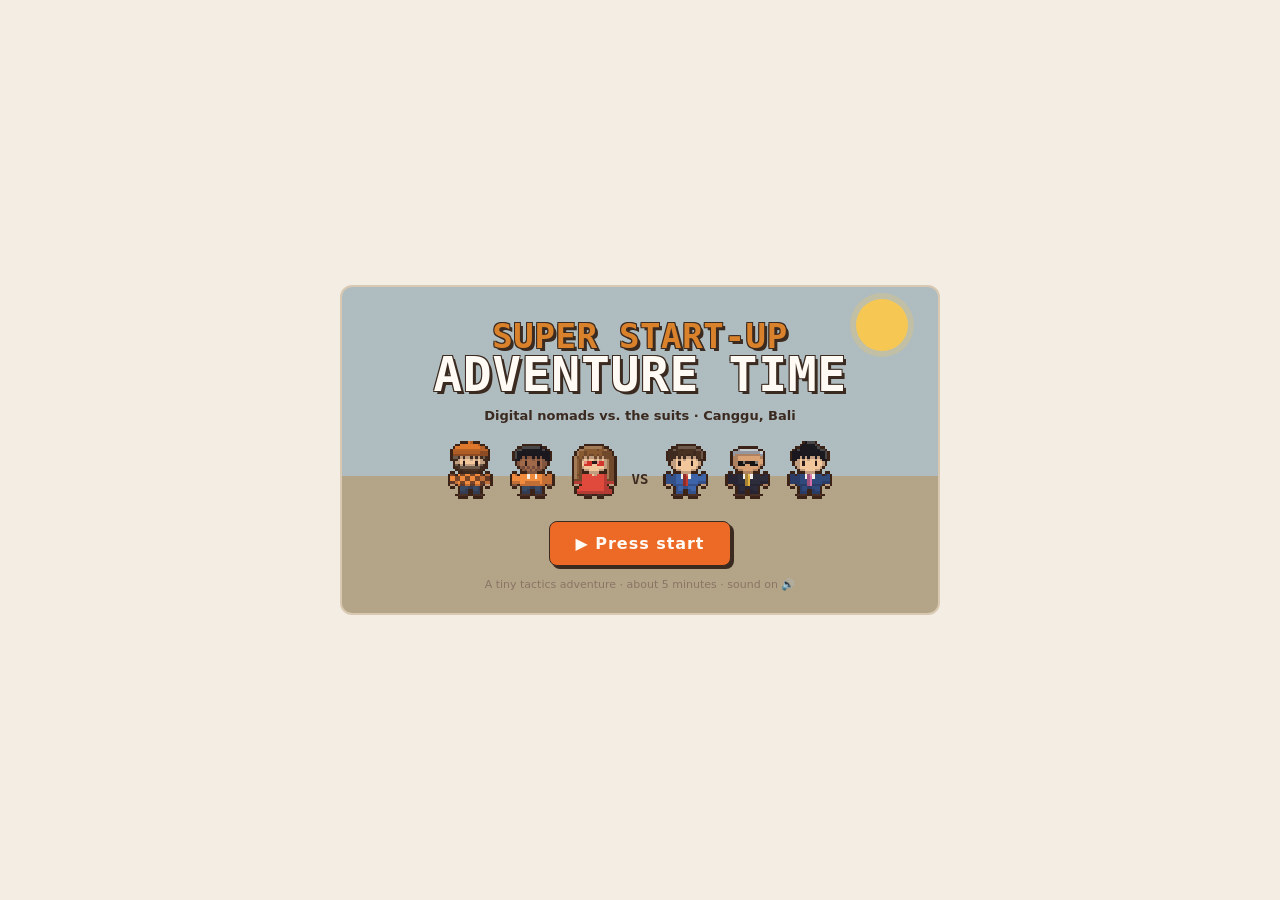
<file: games/super-startup-adventure-time.html>
<!DOCTYPE html>
<html lang="en">
<head>
<meta charset="UTF-8">
<meta name="viewport" content="width=device-width, initial-scale=1">
<title>Super Start-up Adventure Time</title>
<meta name="description" content="A tiny tactics game: digital nomads vs. the suits in Canggu, Bali. Save The Sloppy Sloth in about 5 minutes.">
<link rel="canonical" href="https://matthewlong.design/games/super-startup-adventure-time">
<link rel="icon" href="/assets/favicon.svg" type="image/svg+xml">
<meta property="og:type" content="website">
<meta property="og:site_name" content="Matthew Long">
<meta property="og:title" content="Super Start-up Adventure Time">
<meta property="og:description" content="Digital nomads vs. the suits. A tiny tactics game you can finish in about 5 minutes.">
<meta property="og:url" content="https://matthewlong.design/games/super-startup-adventure-time">
<meta property="og:image" content="https://matthewlong.design/assets/game-preview.png">
<meta name="twitter:card" content="summary_large_image">
<script>
// "solo" = the game is open on its own page (not inside the homepage). Used for layout and analytics.
var SOLO = (function(){ try { return window.top === window; } catch(e){ return true; } })();
if(SOLO){
  document.documentElement.classList.add("solo");
  // PostHog analytics (EU), same project as the homepage. Skipped when embedded: the homepage already loads it.
  (function(){var s=document.createElement('script');s.async=true;s.src='https://eu-assets.i.posthog.com/static/array.js';
  s.onload=function(){window.posthog.init('phc_pv3DCGxzfxWojJ4Aufg7Ad2efhmTL8SZztxmJtunDiv5',{api_host:'https://eu.i.posthog.com',defaults:'2026-01-30',cookieless_mode:'always'})};
  document.head.appendChild(s)})();
}
</script>
<style>
  :root{
    --bg:#f4ede4; --panel:#fffaf3; --ink:#3b2a20; --muted:#8a7565;
    --t1:#e9c890; --t2:#e2be84; --water:#9cc3cf; --rack:#cdbba3;
    --hero:#3a6ea5; --enemy:#b5483b; --heal:#4f8a5b; --line:#d9c9b3;
    --fight:#d9822b; --magic:#8a5cc7; --sky:#d6e8ee; --ground:#dccaa8; --plat:#c4ae88;
    --grass:#c5d6a4; --grass2:#bccf99; --cobble:#e2d6c4; --counter:#9a6a44;
  }
  @media (prefers-color-scheme: dark){
    :root:not([data-theme="light"]){
      --bg:#1c1511; --panel:#261d17; --ink:#f1e6d8; --muted:#a8937f;
      --t1:#7a5534; --t2:#6f4c2e; --water:#2f5561; --rack:#4a3a2e;
      --hero:#6a9bd1; --enemy:#d86b5c; --heal:#74b383; --line:#45362a;
      --fight:#e89a4a; --magic:#a883e0; --sky:#24333a; --ground:#3a2e22; --plat:#4d3e2e;
      --grass:#34402a; --grass2:#303b27; --cobble:#3a3029; --counter:#5a3b26;
    }
  }
  *{box-sizing:border-box}
  body{margin:0;background:var(--bg);color:var(--ink);font-family:system-ui,-apple-system,"Segoe UI",sans-serif;display:flex;justify-content:center;padding:16px;overflow-x:hidden}
  .cg{width:100%;max-width:600px;--cell:min(68px,calc((100vw - 32px)/8))}
  .cg h1{font-size:20px;margin:0 0 2px;letter-spacing:.3px}
  .cg .sub{color:var(--muted);font-size:13px;margin:0 0 12px}
  .bar{display:flex;justify-content:space-between;align-items:center;margin-bottom:8px;font-size:13px;gap:8px}
  .phase{font-weight:700;padding:3px 10px;border-radius:99px;background:var(--hero);color:#fff}
  .phase.enemy{background:var(--enemy)}
  .wrap{position:relative;width:calc(var(--cell)*8);margin:0 auto;border-radius:10px;overflow:hidden;border:3px solid #3b2417}
  .board{position:relative;z-index:1;display:grid;grid-template-columns:repeat(8,var(--cell));grid-auto-rows:var(--cell)}
  .arena{position:absolute;left:0;top:0;width:100%;height:calc(var(--cell)*6);image-rendering:pixelated;image-rendering:crisp-edges;pointer-events:none}   /* the pixel-art bar floor under the board */
  html{-webkit-tap-highlight-color:transparent}   /* no blue flash when tapping the map or board on a phone */
  #townCv,.tile,.battle,.wrap button{-webkit-user-select:none;user-select:none;-webkit-touch-callout:none}
  #townCv{outline:none}
  input{-webkit-user-select:text;user-select:text}
  .tile{position:relative;background:transparent;display:flex;align-items:center;justify-content:center;cursor:pointer;user-select:none;box-shadow:inset -1px -1px 0 rgba(59,36,23,.16)}   /* faint grid lines */
  .tile.alt{background:transparent}
  .tile.water{background:var(--water);cursor:default}
  .tile.rack{background:transparent;cursor:default}
  .tile.counter{background:transparent;cursor:default}
  .tile.disco::after{animation:disco .3s steps(1) infinite}
  @keyframes disco{0%{background:rgba(255,80,160,.35)}33%{background:rgba(80,200,255,.35)}66%{background:rgba(255,220,80,.35)}}
  .tile::after{content:"";position:absolute;inset:0;pointer-events:none}
  .tile.move::after{background:rgba(110,190,255,.6);box-shadow:inset 0 0 0 2px #1f6fe0}
  .tile.danger::after{background:rgba(214,60,46,.34);box-shadow:inset 0 0 0 1px #c23a2c}   /* where a tapped suit can hit next turn */
  .tile.range::after{background:color-mix(in srgb,var(--fight) 14%,transparent)}
  .tile.target::after{background:color-mix(in srgb,var(--enemy) 40%,transparent);box-shadow:inset 0 0 0 2px var(--enemy);animation:pulse 1s infinite}
  .tile.healt::after{background:color-mix(in srgb,var(--heal) 40%,transparent);box-shadow:inset 0 0 0 2px var(--heal);animation:pulse 1s infinite}
  @keyframes pulse{50%{opacity:.55}}
  .tile.aoe::after{background:color-mix(in srgb,var(--magic) 38%,transparent);box-shadow:inset 0 0 0 2px var(--magic)}
  .tile.boom::after{z-index:2;background:radial-gradient(circle,#fff 0 16%,var(--magic) 42%,transparent 70%);animation:boom .5s ease-out forwards}
  @keyframes boom{from{opacity:1;transform:scale(.35)}to{opacity:0;transform:scale(1.5)}}
  .unit{position:relative;z-index:1;width:100%;height:100%;display:flex;align-items:flex-end;justify-content:center}
  .unit::before{content:"";position:absolute;bottom:8%;left:20%;right:20%;height:16%;border-radius:50%;background:color-mix(in srgb,var(--hero) 45%,transparent);border:2px solid var(--hero)}
  .unit.foe::before{background:color-mix(in srgb,var(--enemy) 45%,transparent);border-color:var(--enemy)}
  .unit.neutral::before{background:color-mix(in srgb,#8a7565 40%,transparent);border-color:#8a7565}
  .spr{position:relative;width:88%;height:88%;margin-bottom:10%;image-rendering:pixelated;image-rendering:crisp-edges;animation:bob 1.2s steps(2) infinite}
  .unit.foe .spr{transform:scaleX(-1)}
  @keyframes bob{50%{translate:0 -2px}}
  .unit.sel .spr{animation-duration:.5s}
  .unit.sel::before{box-shadow:0 0 0 3px var(--panel),0 0 10px var(--hero)}
  .unit.done{filter:grayscale(1);opacity:.55}
  .unit.done .spr{animation:none}
  .unit.hit .spr{animation:shake .3s}
  .zz{position:absolute;top:0;right:8%;font-size:12px;font-weight:800;color:var(--magic);z-index:2}
  @keyframes shake{25%{translate:-4px 0;filter:brightness(2)}75%{translate:4px 0}}
  .hp{position:absolute;left:10%;right:10%;bottom:1px;height:8px;border-radius:4px;background:#3b2417;border:1px solid #3b2417;overflow:hidden}
  .hp i{display:block;height:100%;border-radius:3px;background:#62c46f}
  .foe .hp i{background:#e8594a}
  .fx{position:absolute;inset:0;pointer-events:none}
  .float{position:absolute;width:calc(100%/8);text-align:center;font-weight:800;font-size:18px;animation:up .9s forwards;text-shadow:0 1px 0 var(--panel),0 -1px 0 var(--panel),1px 0 0 var(--panel),-1px 0 0 var(--panel)}
  @keyframes up{from{transform:translateY(0);opacity:1}to{transform:translateY(-28px);opacity:0}}

  /* ── battle scene ── */
  .battle{position:absolute;inset:0;z-index:4;background:linear-gradient(#e8c27a 0 52%,#c99a62 52%);image-rendering:pixelated;image-rendering:crisp-edges;cursor:pointer;overflow:hidden}
  .plat{position:absolute;width:32%;aspect-ratio:1;display:flex;align-items:flex-end;justify-content:center}
  .plat::before{content:"";position:absolute;bottom:2%;left:0;right:0;height:22%;border-radius:50%;background:#a8743f;box-shadow:inset 0 3px 0 rgba(255,235,200,.25)}
  .plat.top{right:5%;top:3%}
  .plat.bot{left:5%;bottom:25%}
  .plat img{position:relative;width:78%;margin-bottom:9%;image-rendering:pixelated;image-rendering:crisp-edges;animation:bob 1s steps(2) infinite}
  .plat img.flip{transform:scaleX(-1)}
  .plat.lunge-up img{animation:lup .35s}
  .plat.lunge-down img{animation:ldown .35s}
  @keyframes lup{50%{translate:30% -22%}}
  @keyframes ldown{50%{translate:-30% 22%}}
  .plat.hurt img{animation:hurt .45s}
  @keyframes hurt{20%,60%{opacity:.2;translate:-5% 0}40%,80%{opacity:1;translate:5% 0}}
  .plat.faint img{animation:faint .5s forwards}
  @keyframes faint{to{translate:0 60%;opacity:0}}
  .burst{position:absolute;inset:10%;border-radius:50%;pointer-events:none;animation:burst .55s forwards}
  @keyframes burst{from{transform:scale(.2);opacity:1}to{transform:scale(1.4);opacity:0}}
  .bx{position:absolute;width:48%;background:var(--panel);border:2px solid var(--ink);border-radius:8px;padding:6px 10px;font-size:12px;box-shadow:3px 3px 0 color-mix(in srgb,var(--ink) 25%,transparent)}
  .bx.top{left:4%;top:7%}
  .bx.bot{right:4%;bottom:27%}
  .bx .nm{font-weight:800;font-size:13px;white-space:nowrap;overflow:hidden;text-overflow:ellipsis}
  .bx .row{display:flex;align-items:center;gap:6px;margin-top:4px;font-size:10px;font-weight:800;color:var(--muted)}
  .bar2{flex:1;height:7px;background:var(--line);border-radius:4px;overflow:hidden}
  .bar2 i{display:block;height:100%;transition:width .5s}
  .bar2.hpb i{background:var(--heal)}
  .bar2.hpb.low i{background:var(--enemy)}
  .bar2.mpb i{background:var(--magic)}
  .bx .num{text-align:right;font-size:11px;margin-top:2px;color:var(--muted)}
  .msg{position:absolute;left:3%;right:3%;bottom:3%;height:20%;background:var(--panel);border:3px double var(--ink);border-radius:8px;padding:6px 12px;font-weight:700;font-size:clamp(12px,3.3vw,15px);display:flex;align-items:center;line-height:1.3}
  .fxc{position:absolute;inset:0;width:100%;height:100%;pointer-events:none;z-index:2}
  .battle.quake{animation:quake .35s}
  @keyframes quake{20%{translate:-6px 3px}40%{translate:5px -4px}60%{translate:-4px 2px}80%{translate:3px -1px}}
  .msg,.bx{z-index:3}
  .skip{z-index:4;position:absolute;right:5%;bottom:5%;font-size:10px;color:var(--muted);font-weight:600}
  @media (max-width:420px){
    .bx{width:42%;padding:3px 6px;border-width:1px;font-size:10px}
    .bx .nm{font-size:11px}
    .bx .row{margin-top:2px;font-size:9px}
    .bar2{height:5px}
    .bx .num{display:none}
    .bx.top{top:4%}
    .bx.bot{bottom:24%}
  }

  /* ── panel & menu ── */
  .panel{margin-top:12px;background:var(--panel);border:1px solid var(--line);border-radius:10px;padding:12px;font-size:14px}
  .info{min-height:66px}
  .info b{font-size:15px}
  .stats{color:var(--muted);font-size:12px;margin-top:2px}
  /* fixed-ish heights so the panel (and the iframe around it) doesn't jump as the menu changes */
  .menu{display:grid;grid-template-columns:1fr 1fr;gap:8px;margin-top:10px;min-height:152px;align-content:start}
  .menu .hint{grid-column:1/-1;font-size:12px;color:var(--muted)}
  .menu .aux{padding:6px 12px;font-size:12px}
  @media (max-width:420px){
    .menu{gap:6px;min-height:140px}
    button.mv{padding:6px 8px;border-left-width:4px}
    button.mv b{font-size:12px;white-space:nowrap;overflow:hidden;text-overflow:ellipsis}
    button.mv small{font-size:10px;line-height:1.3}
  }
  .btns{display:flex;gap:8px;flex-wrap:wrap;margin-top:10px}
  button{font:inherit;font-size:13px;font-weight:600;padding:8px 14px;border-radius:8px;border:1px solid var(--line);background:var(--bg);color:var(--ink);cursor:pointer;text-align:left}
  button.primary{background:var(--ink);color:var(--bg);border-color:var(--ink)}
  button.cmd{font-size:15px;font-weight:800;padding:12px 14px;border:2px solid var(--ink)}
  button.cmd.fight{border-left:8px solid var(--fight)}
  button.cmd.magic{border-left:8px solid var(--magic)}
  button.mv{border-left:6px solid var(--fight);padding:8px 10px}
  button.mv.magic{border-left-color:var(--magic)}
  button.mv b{display:block;font-size:14px}
  button.mv small{display:block;font-size:11px;color:var(--muted);font-weight:500;margin-top:2px}
  button:disabled{opacity:.4;cursor:default}
  .log{margin-top:10px;font-size:12px;color:var(--muted);height:66px;overflow:auto;line-height:1.5}
  .snd{padding:3px 8px;font-size:14px;line-height:1}
  .toggle{font-size:12px;color:var(--muted);display:flex;align-items:center;gap:4px;cursor:pointer}
  .overlay{position:absolute;inset:0;z-index:5;background:color-mix(in srgb,var(--bg) 92%,transparent);display:flex;flex-direction:column;align-items:center;justify-content:center;text-align:center;padding:16px;gap:8px}
  .overlay h2{margin:0;font-size:22px}
  .overlay p{margin:0;font-size:13px;color:var(--muted);max-width:380px;line-height:1.5}
  .overlay a{color:var(--ink);font-weight:700}
  .overlay button{text-align:center}
  .overlay .row2{display:flex;gap:8px;flex-wrap:wrap;justify-content:center}
  .hidden{display:none!important}

  /* ── screens: title → create → town → battle ── */
  #cg[data-screen="title"] > :not(.title){display:none}
  #cg:not([data-screen="title"]) .title{display:none}
  .title{--sky:#d6e8ee;--ground:#dccaa8;--ink:#3b2a20;--panel:#fffaf3;--muted:#8a7565;--line:#d9c9b3;--fight:#d9822b;color:var(--ink);
    position:relative;overflow:hidden;border-radius:12px;border:2px solid var(--line);padding:34px 16px 22px;text-align:center;
    background:linear-gradient(rgba(20,10,8,.2),rgba(20,10,8,.2)),linear-gradient(var(--sky) 0 58%,var(--ground) 58%)}
  .title::before{content:"";position:absolute;right:5%;top:12px;width:clamp(34px,8vw,52px);aspect-ratio:1;border-radius:50%;background:#f6c853;box-shadow:0 0 0 6px rgba(246,200,83,.25)}
  .title>*{position:relative}
  .logo{display:flex;flex-direction:column;align-items:center;line-height:.92;font-family:ui-monospace,"Cascadia Mono",Menlo,Consolas,monospace;font-weight:900;text-transform:uppercase;letter-spacing:.04em;color:var(--fight);
    text-shadow:3px 3px 0 var(--ink),-1px -1px 0 var(--ink),1px -1px 0 var(--ink),-1px 1px 0 var(--ink)}
  .logo span:first-child{font-size:clamp(22px,6vw,34px)}
  .logo span:last-child{font-size:clamp(28px,7.8vw,48px);color:var(--panel)}
  .tag{margin:12px 0 0;font-size:13px;font-weight:700;color:var(--ink)}
  .lineup{display:flex;justify-content:center;align-items:flex-end;gap:2px;margin:18px 0 6px}
  .lineup img{width:clamp(40px,11vw,60px);image-rendering:pixelated;image-rendering:crisp-edges;animation:bob 1.2s steps(2) infinite}
  .lineup img:nth-child(even){animation-delay:.6s}
  .lineup img.flip{transform:scaleX(-1)}
  .lineup .lineup-vs{font:900 14px ui-monospace,Menlo,Consolas,monospace;color:var(--ink);margin:0 6px 14px}
  .title .start{background:#ec6a26;color:#fffaf3;border-color:#3b2a20;box-shadow:3px 3px 0 #3b2a20}
  .start{margin-top:14px;padding:12px 26px;font-size:16px;letter-spacing:.06em;text-align:center;animation:blink 1.1s steps(2) infinite}
  .start:hover,.start:focus-visible{animation:none}
  @keyframes blink{50%{opacity:.55}}
  .tiny{margin:12px 0 0;font-size:11px;color:var(--muted)}
  #cg[data-screen="create"] .bar, #cg[data-screen="create"] .wrap, #cg[data-screen="create"] .panel{display:none}
  #cg:not([data-screen="create"]) .creator{display:none}
  #cg:not([data-screen="town"]) .town{display:none}
  #cg[data-screen="town"] #turn, #cg[data-screen="town"] #phase, #cg[data-screen="town"] .toggle{visibility:hidden}
  #cg[data-screen="town"] .menu, #cg[data-screen="town"] .btns, #cg[data-screen="town"] .log{display:none}

  /* ── character creator ── */
  .creator{background:var(--panel);border:1px solid var(--line);border-radius:10px;padding:14px}
  .cr-top{display:flex;gap:14px;align-items:center}
  #crPrev{width:112px;height:112px;flex:none;image-rendering:pixelated;image-rendering:crisp-edges;background:var(--t1);border:2px solid var(--line);border-radius:10px}
  .cr-name{flex:1;min-width:0;display:flex;flex-direction:column;gap:6px}
  .cr-name label, .cr-row h3{font-size:12px;color:var(--muted);font-weight:700;letter-spacing:.04em;text-transform:uppercase;margin:0}
  .cr-name input{font:inherit;font-size:16px;width:100%;padding:8px 10px;border-radius:8px;border:1px solid var(--line);background:var(--bg);color:var(--ink)}
  .cr-name button{align-self:flex-start}
  .cr-row{margin-top:12px}
  .cr-row h3{margin-bottom:6px}
  .opts{display:flex;flex-wrap:wrap;gap:6px}
  .sw{width:30px;height:30px;padding:0;border-radius:50%;border:2px solid var(--line)}
  .sw.on{outline:3px solid var(--ink);outline-offset:1px}
  .chip{padding:6px 11px;font-size:12px;border-radius:99px;text-align:center}
  .chip.on{background:var(--ink);color:var(--bg);border-color:var(--ink)}
  .cr-go{margin-top:16px;width:100%;padding:12px;font-size:15px;text-align:center;position:sticky;bottom:10px;box-shadow:0 0 0 6px var(--panel)}   /* stays in reach on a phone */
  /* ── on its own page: fit the fight on one screen, centre the title ── */
  .solo body{min-height:100vh;min-height:100dvh}
  .solo #cg[data-screen="title"]{margin-block:auto}
  .solo .cg{--cell:min(68px,calc((100vw - 32px)/8),max(40px,calc((100dvh - 436px)/6)))}
  .solo #cg[data-screen="battle"] h1,.solo #cg[data-screen="battle"] .sub{display:none}
  .solo .log{height:44px}
  .share{margin-top:2px}

  /* ── town (Canggu): a pixel-art canvas with a scrolling camera ── */
  #cg[data-screen="town"] .wrap{height:calc(var(--cell)*8)}   /* square view while exploring */
  .town{position:absolute;inset:0;z-index:3;overflow:hidden;background:#78b350}
  #townCv{display:block;image-rendering:pixelated;image-rendering:crisp-edges;cursor:pointer;touch-action:manipulation}
  /* cutscenes */
  .wrap.shake{animation:quake .4s}
  .lbox{position:absolute;left:0;right:0;height:0;background:#000;z-index:6;transition:height .45s ease;pointer-events:none}
  .lbox.top{top:0} .lbox.bot{bottom:0}
  .wrap.cine .lbox{height:11%}
  .wrap.cine .cutbox{bottom:calc(11% + 6px)}
  .flash{position:absolute;inset:0;z-index:8;background:#fff;opacity:0;pointer-events:none}
  .flash.go{animation:flashA .35s ease-out}
  @keyframes flashA{0%{opacity:.85}100%{opacity:0}}
  .vs{position:absolute;inset:0;z-index:8;display:flex;align-items:center;justify-content:center;gap:4%;background:rgba(20,10,8,.72);pointer-events:none}
  .vs img{width:30%;image-rendering:pixelated;image-rendering:crisp-edges}
  .vs img.l{animation:vsL .45s cubic-bezier(.2,1.4,.4,1) both}
  .vs img.r{transform:scaleX(-1);animation:vsR .45s cubic-bezier(.2,1.4,.4,1) both}
  .vs span{font:900 clamp(32px,9vw,60px)/1 ui-monospace,Menlo,Consolas,monospace;color:#f2c14e;text-shadow:3px 3px 0 #3b2417,-2px -2px 0 #3b2417,2px -2px 0 #3b2417,-2px 2px 0 #3b2417;animation:vsPop .5s ease-out .35s both}
  @keyframes vsL{from{translate:-170% 0}to{translate:0 0}}
  @keyframes vsR{from{translate:170% 0}to{translate:0 0}}
  @keyframes vsPop{0%{transform:scale(3);opacity:0}60%{transform:scale(.9);opacity:1}100%{transform:scale(1);opacity:1}}
  .fade{position:absolute;inset:0;z-index:9;background:#000;opacity:0;pointer-events:none;transition:opacity .8s}
  .fade.on{opacity:1;pointer-events:auto}
  .cutbox{position:absolute;left:6px;right:6px;bottom:6px;z-index:6;display:flex;gap:10px;align-items:flex-start;padding:8px 26px 8px 8px;border:3px double #3b2a20;border-radius:8px;background:#fffaf3;color:#3b2a20;font-size:13px;line-height:1.4;cursor:pointer;user-select:none}
  .cutbox img{width:40px;height:40px;flex:none;image-rendering:pixelated;image-rendering:crisp-edges;background:#eadcc8;border-radius:6px}
  .cutbox b{display:block;font-size:12px;color:#a8391a}
  .cutbox .more{position:absolute;right:8px;bottom:5px;font-size:11px;animation:blink 1s steps(2) infinite}
  .banner{position:absolute;inset:0;z-index:7;display:grid;place-items:center;pointer-events:none;font:900 clamp(40px,12vw,72px)/1 ui-monospace,Menlo,Consolas,monospace;letter-spacing:.06em;color:var(--fight);text-shadow:4px 4px 0 var(--ink),-2px -2px 0 var(--ink),2px -2px 0 var(--ink),-2px 2px 0 var(--ink);animation:bannerPop 1s ease-out forwards}
  @keyframes bannerPop{0%{transform:scale(2.4);opacity:0}25%{transform:scale(1);opacity:1}80%{opacity:1}100%{opacity:0;transform:scale(1.1)}}
  .tlabels{position:absolute;inset:0;pointer-events:none}
  .tlbl{position:absolute;translate:-50% -100%;font-size:10px;font-weight:800;line-height:1.4;padding:0 6px;border-radius:5px;white-space:nowrap;background:rgba(255,250,243,.92);color:#3b2a20;box-shadow:0 1px 0 rgba(0,0,0,.25)}
  .tlbl.main{background:#e0782b;color:#fff}
  .hud{position:absolute;right:6px;top:6px;z-index:1;display:flex;gap:4px;pointer-events:none}
  .hud span{font-size:12px;font-weight:800;padding:2px 6px;border-radius:6px;background:rgba(30,22,18,.72);color:#fff}
  .hud span.zero{opacity:.45}
  .talk{position:absolute;left:6px;right:6px;bottom:6px;z-index:4;padding:8px 26px 8px 10px;border:3px double #3b2a20;border-radius:8px;background:#fffaf3;color:#3b2a20;font-size:13px;line-height:1.4;cursor:pointer;user-select:none}
  .talk b{display:block;margin-bottom:2px;font-size:12px;color:#a8391a}
  .talk .more{position:absolute;right:8px;bottom:5px;font-size:11px;animation:blink 1s steps(2) infinite}
  button.mv.item{border-left-color:var(--heal)}
  .talk .opt{display:block;width:100%;margin-top:6px;padding:7px 10px;text-align:left;background:#f4ede4;color:#3b2a20;border:1px solid #3b2a20;border-radius:8px}
  .talk .opt b{display:inline;margin:0;font-size:13px;color:#3b2a20}
  .talk .opt small{display:block;font-size:11px;color:#8a7565;font-weight:500}
</style>
</head>
<body>
<div class="cg" id="cg" data-screen="title">
  <section class="title" id="title" aria-label="Super Start-up Adventure Time">
    <div class="logo"><span>Super Start-up</span><span>Adventure Time</span></div>
    <p class="tag">Digital nomads vs. the suits · Canggu, Bali</p>
    <div class="lineup" id="lineup" aria-hidden="true"></div>
    <button class="primary start" id="tStart">▶ Press start</button>
    <p class="tiny">A tiny tactics adventure · about 5 minutes · sound on 🔊</p>
  </section>
  <h1>🌴 Super Start-up Adventure Time</h1>
  <p class="sub">A beautiful morning in Canggu, Bali.</p>
  <section class="creator" id="creator" aria-label="Make your hero">
    <div class="cr-top">
      <canvas id="crPrev" width="24" height="24" role="img" aria-label="Your hero"></canvas>
      <div class="cr-name">
        <label for="crName">Your name</label>
        <input id="crName" maxlength="14" placeholder="Your name" autocomplete="off" spellcheck="false">
        <button id="crRand">🎲 Randomise</button>
      </div>
    </div>
    <div id="crRows"></div>
    <button class="primary cr-go" id="crGo">Head to Canggu →</button>
  </section>
  <div class="bar">
    <span id="turn">Turn 1</span>
    <span style="display:flex;gap:10px;align-items:center"><label class="toggle"><input type="checkbox" id="scenes" checked> Battle scenes</label><button class="snd" id="snd" title="Sound on/off">🔊</button></span>
    <span class="phase" id="phase">Your turn</span>
  </div>
  <div class="wrap">
    <canvas class="arena" id="arena" aria-hidden="true"></canvas>
    <div class="board" id="board"></div>
    <div class="town" id="town"><canvas id="townCv" aria-label="Canggu town map"></canvas><div class="tlabels" id="tlabels"></div><div class="hud" id="hud"></div><div class="talk hidden" id="talk" role="status"></div></div>
    <div class="fx" id="fx"></div>
    <div class="battle hidden" id="battle">
      <div class="plat top" id="pTop"><img alt=""></div>
      <div class="plat bot" id="pBot"><img alt=""></div>
      <div class="bx top" id="bTop"></div>
      <div class="bx bot" id="bBot"></div>
      <canvas class="fxc" id="fxc"></canvas>
      <div class="msg" id="msg"></div>
      <div class="skip">tap to skip ›</div>
    </div>
    <div class="overlay hidden" id="overlay"></div>
    <div class="cutbox hidden" id="cut" role="status"></div>
    <div class="banner hidden" id="banner" aria-hidden="true"></div>
    <div class="lbox top"></div><div class="lbox bot"></div>
    <div class="flash" id="flash"></div>
    <div class="vs hidden" id="vs"><img class="l" id="vsL" alt=""><span>VS</span><img class="r" id="vsR" alt=""></div>
    <div class="fade" id="fade"></div>
  </div>
  <div class="panel">
    <div class="info" id="info">Pick a hero to begin.</div>
    <div class="menu" id="menu"></div>
    <div class="btns">
      <button id="end" class="primary">End turn</button>
      <button id="restart">Restart</button>
    </div>
    <div class="log" id="log"></div>
  </div>
</div>

<script>
(() => {
  const COLS = 8, ROWS = 6;
  const MAP = [            // inside The Sloppy Sloth: "~" = bamboo bar counter, "#" = potted palm
    "....~~..",
    "........",
    "..#.....",
    ".....#..",
    "........",
    "...~~...",
  ];

  // ── MOVES ──  kind: fight (uses armour) | magic (costs MP, ignores armour)
  //             type: dmg | heal | stun (stun = % chance the target skips its next turn) | summon
  //             area: 1 = also hits the 4 squares around the target square (a "+" shape)
  // Your hero: built from the character creator (name + look), stats below.
  const heroDef = () => ({name:P.name || "You", spr:"player", team:"hero", hp:40, mp:12, def:4, mov:3,
    blurb:"Solo founder. Doing everything. Sleeping never.",
    moves:[
      {name:"Hustle",            kind:"fight", type:"dmg",  pow:14, rng:[1,1], recoil:4},                         // big hit, but it costs you: running on no sleep
      {name:"Cold DM Blast",     kind:"fight", type:"dmg",  pow:7,  rng:[2,3]},                                    // mass outreach, low reply rate
      {name:"Do It All Yourself",kind:"magic", type:"dmg",  pow:9,  rng:[1,3], mp:6, color:"#c96f8a", area:1, icons:["🎩","📊","📧","🧾","💼","📱"], sfx:"hustle"},     // hits everything nearby, but burns through your MP
    ]});

  const FOES = [
    {name:"Middle Manager", spr:"manager", team:"foe", hp:24, mp:6, def:2, mov:3,
     blurb:"Wants to circle back. Right now.",
     moves:[
      {name:"Reply-All",    kind:"fight", type:"dmg", pow:11, rng:[1,1]},
      {name:"Micromanage",  kind:"magic", type:"dmg", pow:4,  rng:[1,2], mp:3, color:"#34507a", stun:50},
     ]},
    {name:"The CEO", spr:"ceo", team:"foe", hp:40, mp:10, def:4, mov:2,
     blurb:"Slow, tough, golden parachute.",
     moves:[
      {name:"Golden Parachute", kind:"fight", type:"dmg", pow:12, rng:[1,1]},
      {name:"Hostile Takeover", kind:"magic", type:"dmg", pow:11, rng:[1,2], mp:5, color:"#e5b340"},
     ]},
    {name:"Brooke, Consultant", spr:"consultW", team:"foe", hp:20, mp:8, def:1, mov:2,
     blurb:"Bills by the hour. Attacks from range.",
     moves:[
      {name:"Slide Deck Toss", kind:"fight", type:"dmg", pow:8, rng:[2,2]},
      {name:"Synergy Beam",    kind:"magic", type:"dmg", pow:9, rng:[2,3], mp:4, color:"#6fb6d9"},
     ]},
    {name:"Grace, Consultant", spr:"consultA", team:"foe", hp:20, mp:8, def:1, mov:2,
     blurb:"Three frameworks deep before breakfast.",
     moves:[
      {name:"Slide Deck Toss", kind:"fight", type:"dmg", pow:8, rng:[2,2]},
      {name:"Synergy Beam",    kind:"magic", type:"dmg", pow:9, rng:[2,3], mp:4, color:"#6fb6d9"},
     ]},
    // The Intern (man bun, obviously) attacks by taking a selfie with you in the background (with a comment). Sometimes he dances instead, which hurts his own team.
    {name:"Intern", spr:"intern", team:"foe", hp:40, mp:0, def:1, mov:2, intern:true,
     blurb:"Unpaid. Extremely online. An Aussie on a working holiday. Attacks by taking selfies at you. Sometimes dances and hurts his own team.",
     moves:[ {name:"Selfie Flash", kind:"magic", type:"dmg", pow:5, rng:[1,3], color:"#ff6fae", get quips(){ return SELFIE_LINES; }} ]},
  ];
  // Gaz is just here for a drink. Nobody can target him, and he doesn't count toward winning.
  const GAZ = {name:"Gord", spr:"gord", team:"neutral", hp:99, mp:0, def:9, mov:0, moves:[],
    blurb:"A very nice Canadian on holiday. Beach shirt, cold drink, zero interest in this, eh.",
    // Gord takes a turn every round: he drinks a beer and says something. Each line is a bit more unhinged than the last.
    lines:["Ahh. Cheers, buddy. Just a quiet beer, nobody mind me, eh.", "Is it just me, or is that CEO's tie looking at me, eh?", "I played goalie in Moose Jaw for twelve years. I saw things, bud. THINGS.",
           "This beer has a face now. His name's Kevin. Kevin says sorry, eh.", "I've been to the other side of the bar. It's just more bar. Sorry.", "Not to brag, but I think I invented the double-double. Nobody's proved otherwise.",
           "THE INTERN KNOWS WHAT I DID AT THE CANADIAN TIRE. HE HAS A PHONE.", "I AM THE BAR. THE BAR IS ME. SORRY. WHO'S HOLDING MY BEER?!", "I just ate a poutine coaster and I feel FANTASTIC. Ask me about the moon, eh.",
           "MOOSE. EVERYTHING IS MOOSE. I LOVE YOU ALL. SORRY. NOBODY LEAVE.", "THE MOON OWES ME LOONIES AND IT KNOWS IT. KEVIN, BRING THE CANOE!", "I AM ONE WITH THE FOAM. THE FOAM IS ETERNAL. BEHOLD, MY BEER-SOUL, EH!"]};
  const SELFIE_LINES=["Hold still, mate, you're ruining my lighting!", "Say 'synergy', yeah?", "This is heaps going on my story.", "Nah, my good side's the other good side.",
    "Bestie, you're giving 'background character'. No worries.", "Okay but make it a candid, hey.", "Smile! It's for the 'gram. Don't sue me, reckon?", "Caption: 'Day 4 of being unpaid 🥲 no dramas'.", "Photo dump incoming 📸 arvo content!"];
  const INTERN_LINES=["It's giving… corporate, mate.", "No cap, this co-working space is so 2019. Heaps cooked.", "I'm literally so cooked rn, reckon.", "This meeting could've been a TikTok. No worries.",
    "Lowkey just want a flat white.", "Bestie, that's not very demure. Yeah nah.", "Is 'synergy' a vibe or a red flag? Reckon red flag.", "Wait, are we getting paid in exposure again? Yeah nah.",
    "Ate and left no crumbs. 💅 Heaps good.", "Touch grass? We're literally on a beach, mate."];
  const STARTS = [[1,2],[6,1],[7,2],[7,3],[6,4],[7,5],[3,0]];   // your hero, then FOES in order, then Gaz

  // ── BACKUP ── Matt joins at the start of turn 2. Four moves, one job each: hit, stun, heal, boost.
  const BACKUP = {name:"Matt", spr:"matthew", team:"hero", hp:30, mp:12, def:4, mov:4, backup:true,
    blurb:"Builds the done-for-you business infrastructure solo founders wish they had a team for.",
    moves:[
      {name:"Brand + Site Launch",    kind:"fight", type:"dmg",  pow:13, rng:[1,2]},                                // ships the brand and website in one hit
      {name:"Automate the Admin",     kind:"magic", type:"stun", pow:0,  rng:[1,3], mp:4, color:"#8fd3ff", stun:70, area:1, icons:["⚙️","🤖","⚙️","✅"], sfx:"systems"},   // busywork on autopilot: the suits lose their turn
      {name:"Take It Off Your Plate", kind:"magic", type:"heal", pow:12, rng:[0,3], mp:3, color:"#74b383", cleanse:true},      // heals an ally and wakes them if stunned
      {name:"Systems Setup",          kind:"magic", type:"buff", pow:3,  rng:[0,3], mp:4, color:"#e5b340"},                    // a back-office that runs itself: an ally gets +3 power and +1 move (once per ally)
    ]};
  const RALLY_HEAL = 8;

  // ── CLAUDE ── Matt calls him in automatically at the start of turn 3. French-Canadian lumberjack, Canadian moves.
  const CLAUDE = {name:"Claude", spr:"claude", team:"hero", hp:30, mp:12, def:3, mov:3, summoned:true,
    blurb:"Lumberjack from Trois-Rivières. Says sorry, hits hard.",
    moves:[
      {name:"Slapshot",         kind:"fight", type:"dmg",  pow:11, rng:[2,3]},
      {name:"Timber!",          kind:"fight", type:"dmg",  pow:14, rng:[1,1]},
      {name:"Maple Syrup Flood", kind:"magic", type:"stun", pow:0, rng:[1,3], mp:5, color:"#c26a1b", stun:60, area:1, icons:["🍁","🥞","🍁"], sfx:"maple"},
    ]};

  // ── CHARACTER CREATOR ── options shown on the first screen. Add colours or styles freely.
  const LOOK = {
    skin:        {label:"Skin",        colors:["#f6d3b3","#f1c79b","#d9a274","#a0694a","#7a4a2e","#4f2f1d"]},
    hair:        {label:"Hair",        opts:["Short","Long","Bun","Curly","Buzz","Bald"]},
    hairColor:   {label:"Hair colour", colors:["#1b1b1f","#4a3222","#8a5a32","#e0b84f","#c2552d","#b7bec6","#d96fa8","#4f7fd1"]},
    facial:      {label:"Face",        opts:["Clean","Stubble","Beard","Moustache"]},
    outfit:      {label:"Outfit",      opts:["Hoodie","Tee","Tunic","Dress","Suit","Plaid","Aloha"]},
    outfitColor: {label:"Outfit colour", colors:["#f08a3c","#3d7fd1","#4fb05a","#e04a3c","#9a5ad6","#3a4a60","#f2c14e","#f7efe0"]},
    hat:         {label:"Hat",         opts:["None","Beanie","Cap","Crown","Flower"]},
    eyes:        {label:"Eyewear",     opts:["None","Glasses","Shades"]},
    eyeColor:    {label:"Eyewear colour", colors:["#141414","#d1352b","#e0782b","#3a6ea5","#d96fa8","#e5b340","#4f8a5b","#f4ede4"]},
  };
  // Default hero: Rikke — long brown hair, red dress, red sunglasses.
  const P = {name:"Rikke", skin:1, hair:1, hairColor:2, facial:0, outfit:3, outfitColor:3, hat:0, eyes:2, eyeColor:1};
  // Every visit starts as Rikke (the creator no longer restores a saved hero).

  // ── CHARACTER ART ── 24×24 sprites in a 16-bit tactics-RPG style: chibi proportions, light from the
  // top-left, three-tone shading and coloured ("sel-out") outlines. Everyone — you, the townspeople,
  // Matt, Claude and the suits — is built from a "look" by makeSprite(look). Shapes are listed as
  // horizontal spans: [row, firstColumn, lastColumn].
  const SW=24;
  const mix=(hex,t,to)=>{ const a=[1,3,5].map(i=>parseInt(hex.slice(i,i+2),16)), b=to==="w"?[255,248,232]:[22,12,26];
    return "#"+a.map((v,i)=>Math.round(v+(b[i]-v)*t).toString(16).padStart(2,"0")).join(""); };
  // COZY FARM-SIM STYLE: warm juicy colours, one dark-brown outline round everything, soft shadows on the bottom-right only
  const OUTLINE="#3b2417";
  const ramp=hex=>({hi:mix(hex,.2,"w"), base:hex, sh:mix(hex,.22,"k"), ol:OUTLINE});

  function makeSprite(L){
    const M=Array.from({length:SW},()=>Array(SW).fill(null));   // which material each pixel is
    const span=(y,a,b,m)=>{ if(y<0||y>=SW) return; for(let x=Math.max(0,a);x<=Math.min(SW-1,b);x++) M[y][x]=m; };
    const dot=(x,y,m)=>{ if(x>=0&&y>=0&&x<SW&&y<SW) M[y][x]=m; };
    const outfit=LOOK.outfit.opts[L.outfit], hair=LOOK.hair.opts[L.hair], hat=LOOK.hat.opts[L.hat],
          face=LOOK.facial.opts[L.facial], eyes=LOOK.eyes.opts[L.eyes];
    // head, neck, body, sleeves, hands
    [[3,9,14],[4,7,16],[5,6,17],[6,6,17],[7,6,17],[8,6,17],[9,6,17],[10,7,16],[11,8,15],[12,10,13]].forEach(([y,a,b])=>span(y,a,b,"skin"));
    [[13,7,16],[14,6,17],[15,6,17],[16,6,17],[17,7,16]].forEach(([y,a,b])=>span(y,a,b,"top"));
    for(let y=13;y<=16;y++){ span(y,4,5,"top"); span(y,18,19,"top"); }
    span(17,4,5,"skin"); span(17,18,19,"skin");
    if(outfit==="Tee"||outfit==="Aloha") for(let y=15;y<=16;y++){ span(y,4,5,"skin"); span(y,18,19,"skin"); }
    if(outfit==="Dress"){ span(18,6,17,"top"); span(19,5,18,"top"); span(20,5,18,"top"); span(21,8,10,"shoe"); span(21,13,15,"shoe"); }
    else { span(18,8,15,"pants"); for(const y of [19,20]){ span(y,8,10,"pants"); span(y,13,15,"pants"); } span(21,7,10,"shoe"); span(21,13,16,"shoe"); }
    if(L.shorts) for(const y of [20]){ span(y,8,10,"skin"); span(y,13,15,"skin"); }   // shorts: bare legs below the knee
    // hair
    const crop=()=>{ span(2,8,15,"hair"); span(3,6,17,"hair"); span(4,5,18,"hair"); span(5,5,18,"hair");
      span(6,5,7,"hair"); span(6,16,18,"hair"); span(7,5,6,"hair"); span(7,17,18,"hair"); dot(9,6,"hair"); dot(12,6,"hair"); dot(14,6,"hair"); };
    if(hair==="Short"||hair==="Long"||hair==="Bun") crop();
    if(hair==="Long") for(let y=6;y<=15;y++){ span(y,4,6,"hair"); span(y,17,19,"hair"); }
    if(hair==="Bun"){ span(0,10,13,"hair"); span(1,9,14,"hair"); }
    if(hair==="Curly"){ span(1,7,16,"hair"); span(2,5,18,"hair"); for(let y=3;y<=6;y++) span(y,4,19,"hair"); for(let y=7;y<=9;y++){ span(y,4,6,"hair"); span(y,17,19,"hair"); } }
    if(hair==="Buzz"){ span(3,8,15,"hair"); span(4,6,17,"hair"); dot(6,5,"hair"); dot(17,5,"hair"); }
    if(face==="Beard"){ span(9,6,7,"hair"); span(9,16,17,"hair"); span(10,6,17,"hair"); span(11,7,16,"hair"); span(12,9,14,"hair"); }
    if(face==="Moustache") span(10,9,14,"hair");
    // hats
    if(hat==="Beanie"){ span(0,11,12,"hat"); span(1,8,15,"hat"); span(2,6,17,"hat"); span(3,5,18,"hat"); span(4,5,18,"cuff"); span(5,5,18,"cuff"); }
    if(hat==="Cap"){ span(1,8,15,"hat"); span(2,6,17,"hat"); span(3,5,18,"hat"); span(4,5,18,"hat"); span(5,2,9,"brim"); }
    if(hat==="Crown"){ dot(8,0,"gold"); dot(12,0,"gold"); dot(16,0,"gold"); span(1,8,16,"gold"); span(2,8,16,"gold"); }
    if(hat==="Flower"){ dot(16,2,"petal"); dot(15,3,"petal"); dot(17,3,"petal"); dot(16,4,"petal"); dot(16,3,"gold"); }

    // shading: light from the top-left, the right side of the figure in shade
    const topHex=L.topHex||LOOK.outfitColor.colors[L.outfitColor], hatHex=L.hatHex||(hat==="Cap"?"#3a6ea5":"#c23b30");
    const R={ skin:ramp(LOOK.skin.colors[L.skin]), hair:ramp(LOOK.hairColor.colors[L.hairColor]), top:ramp(topHex),
      pants:ramp(L.pantsHex||(outfit==="Suit"?topHex:"#3b4a63")), shoe:ramp("#5a3a2a"), hat:ramp(hatHex), cuff:ramp(mix(hatHex,.25,"k")),
      brim:ramp(mix(hatHex,.18,"k")), gold:ramp("#e5b340"), petal:ramp("#f2a6c4") };
    const C=Array.from({length:SW},()=>Array(SW).fill(null));
    const other=(x,y,m)=>x<0||y<0||x>=SW||y>=SW||M[y][x]!==m;
    for(let y=0;y<SW;y++) for(let x=0;x<SW;x++){
      const m=M[y][x]; if(!m) continue; const r=R[m]; let t=r.base;
      if(x>=16) t=r.sh;   // a soft shade down the right-hand side
      if(m==="hair" && (other(x,y-1,m)||other(x-1,y,m))) t=r.hi;   // only hair catches the light
      if(other(x+1,y,m)||other(x,y+1,m)) t=r.sh;
      if(m==="skin" && y>0 && ["hair","hat","cuff","brim"].includes(M[y-1][x])) t=r.sh;   // hair and hats cast a shadow
      if(m==="hair" && t===r.base && (x*3+y)%7===0) t=r.sh;                                 // strands
      if(m==="hair" && hair==="Curly" && (x+y)%3===0 && t!==r.sh) t=r.hi;                    // curls
      C[y][x]=t;
    }
    const put=(x,y,col)=>{ if(x>=0&&y>=0&&x<SW&&y<SW) C[y][x]=col; };
    // eyes: small and dark (no mouth, in the classic style)
    const EYE="#2a1a1a";
    if(M[8][9]==="skin"){ put(9,8,EYE); put(9,9,EYE); }
    if(M[8][14]==="skin"){ put(14,8,EYE); put(14,9,EYE); }
    if(face==="Stubble") for(let y=10;y<=11;y++) for(let x=8;x<=15;x++) if(M[y][x]==="skin" && (x+y)%2===0) put(x,y,mix(R.skin.base,.32,"k"));
    // outfit details
    const accent=L.accentHex||"#c23b30";
    if(outfit==="Hoodie"){ for(const [x,y] of [[10,13],[10,14],[13,13],[13,14]]) put(x,y,"#f4ede4"); for(let x=9;x<=14;x++) put(x,16,R.top.sh); }
    if(outfit==="Tee"||outfit==="Dress"||outfit==="Aloha"){ put(11,13,R.skin.base); put(12,13,R.skin.sh); }
    if(outfit==="Tunic"){ for(let x=7;x<=16;x++) put(x,17,x<15?"#c9962a":"#9c7220"); put(11,17,"#f5d68a"); }
    if(outfit==="Suit"){ for(const [x,y] of [[10,13],[13,13],[10,14],[13,14]]) put(x,y,"#f4f1ea"); for(let y=13;y<=17;y++){ put(11,y,accent); put(12,y,mix(accent,.3,"k")); } put(11,13,mix(accent,.2,"w")); }
    if(outfit==="Plaid") for(let y=13;y<=20;y++) for(let x=4;x<=19;x++) if(M[y][x]==="top" && ((x>>1)+(y>>1))%2===0) put(x,y,mix(C[y][x],.55,"k"));
    if(outfit==="Aloha") for(let y=13;y<=17;y++) for(let x=4;x<=19;x++) if(M[y][x]==="top" && (x*3+y*5)%7===0) put(x,y,(x+y)%2?"#fff3b0":"#f7b6d2");   // hibiscus print
    // eyewear
    const ec=LOOK.eyeColor.colors[L.eyeColor||0];
    if(eyes==="Glasses"){ const F=ec;   // thin rims around each eye, joined by a bridge
      for(const x of [8,9,10,13,14,15]){ put(x,7,F); put(x,10,F); } for(const x of [8,10,13,15]){ put(x,8,F); put(x,9,F); }
      put(11,8,F); put(12,8,F); }
    if(eyes==="Shades"){ for(const y of [8,9]) for(const x of [8,9,10,13,14,15]) put(x,y,ec); put(8,8,mix(ec,.45,"w")); put(13,8,mix(ec,.45,"w")); put(11,8,"#2a1a1a"); put(12,8,"#2a1a1a"); }

    // coloured outline: each empty pixel touching the figure takes the darkest tone of what it touches
    const out=document.createElement("canvas"); out.width=SW; out.height=SW; const g=out.getContext("2d");
    for(let y=0;y<SW;y++) for(let x=0;x<SW;x++){
      let col=C[y][x];
      if(!col){ for(const [dx,dy] of [[0,1],[-1,0],[1,0],[0,-1]]){ const nx=x+dx, ny=y+dy; if(nx>=0&&ny>=0&&nx<SW&&ny<SW&&M[ny][nx]){ col=OUTLINE; break; } } }
      if(col){ g.fillStyle=col; g.fillRect(x,y,1,1); }
    }
    return out;
  }

  // the cast (built with the same generator as your hero)
  const CAST={
    matthew:{skin:3, hair:0, hairColor:0, facial:1, outfit:0, outfitColor:0, hat:0, eyes:0},
    claude: {skin:1, hair:0, hairColor:1, facial:2, outfit:5, outfitColor:0, hat:1, hatHex:"#e0782b", eyes:0},
    manager:{skin:1, hair:0, hairColor:1, facial:0, outfit:4, topHex:"#3d63a8", accentHex:"#c23b30", hat:0, eyes:0},
    ceo:    {skin:2, hair:4, hairColor:5, facial:0, outfit:4, topHex:"#2c2c3a", accentHex:"#e5b340", hat:0, eyes:2, eyeColor:0},
    consult:{skin:0, hair:0, hairColor:3, facial:0, outfit:4, topHex:"#7d8a98", accentHex:"#3a6ea5", hat:0, eyes:1, eyeColor:0},
    consultW:{skin:0, hair:1, hairColor:4, facial:0, outfit:4, topHex:"#7d8a98", accentHex:"#3a6ea5", hat:0, eyes:1, eyeColor:0},
    consultA:{skin:1, hair:2, hairColor:0, facial:0, outfit:4, topHex:"#2f4a7a", accentHex:"#d96fa8", hat:0, eyes:0},
    gord:   {skin:0, hair:5, hairColor:1, facial:2, outfit:6, topHex:"#2fa7a0", hat:0, eyes:1, eyeColor:0, shorts:true, pantsHex:"#c9a36a"},   // bald, beard, glasses, beach shirt + shorts
    intern: {skin:0, hair:2, hairColor:3, facial:0, outfit:0, outfitColor:6, hat:0, eyes:2, eyeColor:4},
  };
  const SPRITE_URL = {};
  for (const [key, look] of Object.entries(CAST)) SPRITE_URL[key] = makeSprite(look).toDataURL();
  const refreshPlayer = () => { SPRITE_URL.player = makeSprite(P).toDataURL(); };
  refreshPlayer();

  const $ = id => document.getElementById(id);
  const board=$("board"), fx=$("fx"), overlay=$("overlay"), info=$("info"), menu=$("menu"), logEl=$("log");
  const K = (x,y) => x+","+y;
  if(window.CanvasRenderingContext2D && !CanvasRenderingContext2D.prototype.roundRect){
    CanvasRenderingContext2D.prototype.roundRect=function(x,y,w,h,r){ r=Math.max(0,Math.min(Array.isArray(r)?r[0]:(r||0),w/2,h/2));
      this.moveTo(x+r,y); this.arcTo(x+w,y,x+w,y+h,r); this.arcTo(x+w,y+h,x,y+h,r); this.arcTo(x,y+h,x,y,r); this.arcTo(x,y,x+w,y,r); this.closePath(); };
  }
  const sleep = ms => new Promise(r => setTimeout(r, ms));
  const speed = () => S.fast ? 25 : (S.speed || 1);   // enemy scenes run a bit quicker; a tap skips
  const GLOW = !matchMedia("(pointer: coarse)").matches;   // glow (shadowBlur) is slow to draw on phones, so skip it there
  const FX_RATE = 1.35;   // attack animations play this much faster than their listed durations
  const wait = ms => sleep(ms / speed());
  const md = (a,b) => Math.abs(a.x-b.x)+Math.abs(a.y-b.y);
  const inR = (d,r) => d>=r[0] && d<=r[1];
  const rngTxt = r => r[0]===r[1] ? r[0] : r[0]+"–"+r[1];

  let S;
  function reset(){
    S = {
      units: [heroDef(), ...FOES, GAZ].map((d,i)=>({...d, id:i, maxHp:d.hp, maxMp:d.mp, x:STARTS[i][0], y:STARTS[i][1], alive:true, acted:false, stun:false})),
      phase:"player", turn:1, sel:null, mode:null, origin:null, move:null, kind:null,
      moveSet:new Map(), targets:new Map(), danger:new Set(), range:new Set(), hit:new Set(), busy:false, fast:false,
      backupIn:false, backupDmg:0, backupHeal:0, claudeIn:false, claudeDmg:0,
      inv:{...INV},   // snacks found in town (a retry gets them all back)
      blast:new Set(), boom:new Set(), aoeAt:null, disco:new Set()
    };
    drawArena();
    logEl.innerHTML=""; log("The suits have taken over The Sloppy Sloth. You're on your own.");
    info.innerHTML=`Tap <b>${S.units[0].name}</b> to begin.`;
    render();
  }

  const terrain = (x,y) => MAP[y][x];
  const blocked = (x,y) => terrain(x,y)!==".";
  const unitAt = (x,y) => S.units.find(u=>u.alive && u.x===x && u.y===y);
  const alive = team => S.units.filter(u=>u.alive && u.team===team);

  function reachable(u){
    const seen=new Map([[K(u.x,u.y),0]]), q=[[u.x,u.y,0]];
    while(q.length){
      const [x,y,d]=q.shift(); if(d===u.mov) continue;
      for(const [dx,dy] of [[1,0],[-1,0],[0,1],[0,-1]]){
        const nx=x+dx, ny=y+dy;
        if(nx<0||ny<0||nx>=COLS||ny>=ROWS||blocked(nx,ny)||seen.has(K(nx,ny))) continue;
        const o=unitAt(nx,ny); if(o && o.team!==u.team) continue;
        seen.set(K(nx,ny),d+1); q.push([nx,ny,d+1]);
      }
    }
    for(const k of [...seen.keys()]){ const [x,y]=k.split(",").map(Number); const o=unitAt(x,y); if(o && o!==u) seen.delete(k); }
    return seen;
  }

  function targetsFor(u, mv, pos=u){
    if(mv.type==="summon"){   // an empty floor tile in range (only once per battle)
      if(S.claudeIn) return [];
      const out=[];
      for(let y=0;y<ROWS;y++) for(let x=0;x<COLS;x++) if(inR(Math.abs(x-pos.x)+Math.abs(y-pos.y),mv.rng) && !blocked(x,y) && !unitAt(x,y)) out.push({x,y});
      return out;
    }
    if(mv.area){   // any square in range whose blast would catch at least one enemy
      const foes=alive(u.team==="hero"?"foe":"hero"), out=[];
      for(let y=0;y<ROWS;y++) for(let x=0;x<COLS;x++)
        if(inR(Math.abs(x-pos.x)+Math.abs(y-pos.y),mv.rng) && foes.some(f=>Math.abs(f.x-x)+Math.abs(f.y-y)<=mv.area)) out.push({x,y});
      return out;
    }
    const pool = mv.type==="heal" ? alive(u.team).filter(a=>a.hp<a.maxHp || (mv.cleanse && a.stun)) : mv.type==="buff" ? alive(u.team).filter(a=>!a.setup) : alive(u.team==="hero"?"foe":"hero");
    return pool.filter(t => inR(md(pos,t), mv.rng));
  }
  function areaTiles(cx,cy,r){   // the "+" blast: target square plus everything within r steps
    const s=new Set();
    for(let y=0;y<ROWS;y++) for(let x=0;x<COLS;x++) if(Math.abs(x-cx)+Math.abs(y-cy)<=r) s.add(K(x,y));
    return s;
  }
  const canUse = (u,mv) => (mv.mp||0) <= u.mp;

  function log(msg){ const p=document.createElement("div"); p.textContent=msg; logEl.prepend(p); }

  function float(u, text, color){
    const f=document.createElement("div"); f.className="float"; f.textContent=text; f.style.color=color;
    f.style.left=(u.x/COLS*100)+"%"; f.style.top=(u.y/ROWS*100)+"%";
    fx.appendChild(f); setTimeout(()=>f.remove(),900);
  }

  function showInfo(u){
    info.innerHTML=`<img src="${SPRITE_URL[u.spr]}" style="width:32px;height:32px;image-rendering:pixelated;vertical-align:middle;margin-right:6px"><b>${u.name}</b> · HP ${u.hp}/${u.maxHp} · MP ${u.mp}/${u.maxMp}${u.boost?` · 🍺 +${u.boost} ATK`:""}${u.stun?" · 💤 stunned":""}
      <div class="stats">DEF ${u.def} · MOVE ${u.mov} · ${u.blurb}</div>
      ${u.team==="foe" ? `<div class="stats">${u.moves.map(m=>`${m.kind==="magic"?"✨":"⚔️"} ${m.name}`).join(" · ")}</div><div class="stats"><b style="color:var(--enemy)">Red squares</b>: where it can hit you next turn.</div>` : ""}`;
  }

  function renderBoard(){
    board.innerHTML="";
    for(let y=0;y<ROWS;y++) for(let x=0;x<COLS;x++){
      const c=document.createElement("div"), t=terrain(x,y), k=K(x,y);
      c.className="tile"+((x+y)%2?" alt":"")+(t==="~"?" counter":"")+(t==="#"?" rack":"");
      if(S.disco.has(k)) c.classList.add("disco");
      if(S.mode==="move" && S.moveSet.has(k)) c.classList.add("move");
      if(S.danger.has(k)) c.classList.add("danger");
      if(S.range.has(k)) c.classList.add("range");
      const tg=S.targets.get(k), u=unitAt(x,y);
      if(tg==="heal") c.classList.add("healt");
      else if(tg==="atk" || (tg==="area" && u && u.team==="foe")) c.classList.add("target");
      if(S.blast.has(k)) c.classList.add("aoe");
      if(S.boom.has(k)) c.classList.add("boom");
      if(tg==="area") c.onpointerenter=e=>{   // mouse: hovering previews the blast, click casts. Touch: first tap previews.
        if(e.pointerType!=="mouse" || S.aoeAt===k) return;
        S.aoeAt=k; S.blast=areaTiles(x,y,S.move.area); renderBoard(); };
      if(u){
        const el=document.createElement("div");
        el.className="unit"+(u.team==="foe"?" foe":u.team==="neutral"?" neutral":"")+(u===S.sel?" sel":"")+(u.acted?" done":"")+(S.hit.has(u.id)?" hit":"");
        el.innerHTML=`<img class="spr" src="${SPRITE_URL[u.spr]}" alt="${u.name}"><span class="hp"><i style="width:${u.hp/u.maxHp*100}%"></i></span>${u.stun?'<span class="zz">z</span>':""}`;
        c.appendChild(el);
      }
      c.onclick=()=>onCell(x,y);
      board.appendChild(c);
    }
    $("turn").textContent="Turn "+S.turn;
    const ph=$("phase"); ph.textContent=S.phase==="enemy"?"Enemy turn":"Your turn"; ph.classList.toggle("enemy",S.phase==="enemy");
    $("end").disabled = S.phase!=="player" || S.busy;
  }
  let fitFrame = () => {};   // set at the bottom when the game is inside an iframe
  function render(){ renderBoard(); renderMenu(); fitFrame(); }

  function btn(html, cls, onclick, disabled){
    const b=document.createElement("button"); b.className=cls; b.innerHTML=html; b.disabled=!!disabled; b.onclick=e=>{ Sound.sfx(/Back|Undo/.test(html)?"back":"blip"); onclick(e); }; menu.appendChild(b); return b;
  }

  function renderMenu(){
    menu.innerHTML="";
    const u=S.sel; if(!u || S.busy || S.phase!=="player") return;
    if(S.mode==="menu"){
      // one list: fight moves (orange) and magic moves (purple) together
      let any=false;
      for(const m of u.moves){
        const tg=targetsFor(u,m), ok=canUse(u,m)&&tg.length; if(ok) any=true;
        const reach = m.rng[1]===0 ? "self" : "reach "+rngTxt(m.rng);
        const eff = (m.type==="heal" ? `Heals ${m.pow}${m.cleanse?" · wakes the stunned":""}` : m.type==="buff" ? `+${m.pow} power, +1 move · once per ally` : m.type==="stun" ? `${m.stun}% to stun` : m.type==="summon" ? "once" : `Power ${m.pow}${m.stun?` · ${m.stun}% to stun`:""}${m.recoil?` · costs you ${m.recoil} HP`:""}`) + (m.area ? " · hits a + shape" : "");
        const inReach = !tg.length && (m.type==="heal"||m.type==="buff") && alive(u.team).some(a=>inR(md(u,a),m.rng));
        const why = !canUse(u,m) ? " · not enough MP" : !tg.length ? (m.type==="summon" && S.claudeIn ? " · already here" : inReach ? (m.type==="heal" ? " · everyone's at full HP" : " · already set up") : " · nobody in reach") : "";
        const b=btn(`<b>${m.type==="summon"?"🍁":m.area?"💥":m.kind==="magic"?"✨":"⚔️"} ${m.name}</b><small>${eff} · ${reach}${m.mp?` · ${m.mp} MP`:""}${why}</small>`,
          "mv "+m.kind, ()=>pickMove(m), !ok);
        b.onmouseenter=()=>{ S.range=rangeTiles(u,m); renderBoard(); };
        b.onmouseleave=()=>{ S.range=new Set(); renderBoard(); };
      }
      for(const [k,it] of Object.entries(ITEMS)) if(S.inv[k]>0)
        btn(`<b>${it.icon} ${it.name} ×${S.inv[k]}</b><small>ITEM · ${it.desc}</small>`, "mv item", ()=>useItem(u,k));
      const mvs=menu.querySelectorAll("button.mv"); if(mvs.length%2) mvs[mvs.length-1].style.gridColumn="1/-1";   // odd number of moves: the last one takes the full row
      btn("Wait","aux", ()=>{ log(`${u.name} holds position.`); finish(u); });
      btn("↩ Undo move","aux", ()=>{ [u.x,u.y]=S.origin; select(u); });
      if(!any){ const h=document.createElement("div"); h.className="hint"; h.textContent="Nothing in reach from here. Wait, or undo and move closer."; menu.appendChild(h); }
    } else if(S.mode==="target"){
      const h=document.createElement("div"); h.className="hint";
      h.textContent = S.move.area ? `${S.move.name}: tap a square to aim (the purple + is the blast), tap it again to cast.` : `${S.move.name}: tap a highlighted target.`;
      menu.appendChild(h);
      btn("← Back","aux",()=>{S.mode="menu";S.targets=new Map();S.range=new Set();S.blast=new Set();S.aoeAt=null;render();});
    }
  }

  function rangeTiles(u,m){
    const s=new Set();
    for(let y=0;y<ROWS;y++) for(let x=0;x<COLS;x++) if(inR(Math.abs(x-u.x)+Math.abs(y-u.y),m.rng)) s.add(K(x,y));
    return s;
  }

  function threatTiles(e){   // every square this suit could hit next turn (walk, then attack)
    const s=new Set();
    for(const k of reachable(e).keys()){ const [px,py]=k.split(",").map(Number);
      for(const m of e.moves) for(let y=0;y<ROWS;y++) for(let x=0;x<COLS;x++) if(!blocked(x,y) && inR(Math.abs(x-px)+Math.abs(y-py),m.rng)) s.add(K(x,y)); }
    return s;
  }

  function clearSel(){ S.sel=null; S.mode=null; S.move=null; S.moveSet=new Map(); S.targets=new Map(); S.danger=new Set(); S.range=new Set(); S.blast=new Set(); S.aoeAt=null; }

  function select(u){ Sound.sfx("select"); clearSel(); S.sel=u; S.mode="move"; S.moveSet=reachable(u); showInfo(u); render(); }

  function pickMove(m){
    S.move=m; S.mode="target"; S.range=rangeTiles(S.sel,m); S.targets=new Map(); S.blast=new Set(); S.aoeAt=null;
    for(const t of targetsFor(S.sel,m)) S.targets.set(K(t.x,t.y), m.area?"area" : m.type==="heal"||m.type==="summon"||m.type==="buff"?"heal":"atk");
    render();
  }

  function onCell(x,y){
    if(S.phase!=="player"||S.busy) return;
    const u=unitAt(x,y), k=K(x,y);
    if(S.mode==="target"){
      if(!S.targets.has(k)) return;
      if(S.move.area && S.aoeAt!==k){ S.aoeAt=k; S.blast=areaTiles(x,y,S.move.area); Sound.sfx("blip"); render(); return; }   // first tap: aim
      doMove(S.sel,u,S.move,x,y); return;
    }
    if(S.mode==="menu"||S.mode==="moves") return;
    if(S.mode==="move" && S.moveSet.has(k) && (!u||u===S.sel)){
      S.origin=[S.sel.x,S.sel.y]; S.sel.x=x; S.sel.y=y; S.mode="menu"; S.moveSet=new Map(); showInfo(S.sel); render(); return;
    }
    if(u && u.team==="hero" && !u.acted){ select(u); return; }
    if(u){ clearSel(); if(u.team==="foe") S.danger=threatTiles(u); showInfo(u); render(); return; }
    clearSel(); render();
  }

  // ── combat resolution ──
  function resolve(a,t,m){
    const r={};
    a.mp -= (m.mp||0);
    if(m.type==="heal"){ r.heal=Math.min(m.pow, t.maxHp-t.hp); t.hp+=r.heal; if(m.cleanse && t.stun){ t.stun=false; r.cleansed=true; } return r; }
    if(m.type==="buff"){ t.boost=(t.boost||0)+m.pow; t.mov+=1; t.setup=true; r.buff=m.pow; return r; }   // once per ally (see targetsFor)
    if(m.recoil){ r.recoil=Math.min(m.recoil, a.hp-1); a.hp-=r.recoil; }   // hustle hurts you too (never knocks you out)
    if(m.pow){
      let dmg = m.kind==="magic" ? m.pow + Math.floor(Math.random()*3) - 1 : Math.max(1, m.pow + (a.boost||0) - t.def + Math.floor(Math.random()*3));
      if(m.kind==="fight" && Math.random()<0.1){ r.crit=true; dmg=Math.round(dmg*1.5); }
      r.dmg=dmg; t.hp=Math.max(0,t.hp-dmg);
    }
    if(t.hp===0){ t.alive=false; r.ko=true; }
    else if(m.stun){   // nobody can be stunned two turns running: after losing a turn they are "wide awake" for the next one
      if(t.guard || t.awake){ r.resisted=true; r.awake=true; }   // (awake = drank the double espresso)
      else { r.stunned = Math.random()*100 < m.stun; if(r.stunned) t.stun=true; else r.resisted=true; }
    }
    return r;
  }

  // ── MUSIC & SOUND ── original chiptunes, synthesised live (no audio files).
  // Songs: one token per 8th note. "D5" = note, "-" = hold previous, "." = rest.
  // Drums: k = kick, s = snare, h = hi-hat, . = nothing.
  const SONGS = {
    battle: { bpm:160, loop:true,
      lead:`A4 C5 E5 A5 G5 E5 C5 E5  F5 - E5 D5 E5 - C5 -  A4 C5 E5 A5 B5 A5 G5 E5  G#5 - - E5 B4 - E5 -
            A5 - G5 - F5 - E5 D5  C5 D5 E5 - A4 - C5 -  D5 E5 F5 - E5 D5 C5 B4  A4 - E4 - A4 - . .`,
      bass:`A2 A2 A3 A2 A2 A2 A3 A2  F2 F2 F3 F2 F2 F2 F3 F2  A2 A2 A3 A2 A2 A2 A3 A2  E2 E2 E3 E2 E2 E2 E3 E2
            F2 F2 F3 F2 F2 F2 F3 F2  C3 C3 C4 C3 C3 C3 C4 C3  D3 D3 D4 D3 E2 E2 E3 E2  A2 A2 A3 A2 A2 A2 A3 A2`,
      drums:"k.s.kks.".repeat(7)+"k.s.s.ss", hats:true },
    morning: { bpm:88, loop:true, wave:"triangle", leadVol:0.12,   // the wake-up scene: soft, bell-like, pentatonic
      lead:`D5 - A5 - G5 - E5 -  D5 - E5 G5 A5 - - -  C6 - A5 - G5 - E5 -  G5 - - - . . . .
            D5 - A5 - G5 - E5 -  D5 - E5 G5 A5 - C6 -  D6 - C6 A5 G5 - E5 -  D5 - - - . . . .`,
      bass:`D3 . . . A2 . . .  G2 . . . D3 . . .  C3 . . . G2 . . .  A2 . . . D3 . . .
            D3 . . . A2 . . .  G2 . . . D3 . . .  C3 . . . G2 . . .  A2 . . . D3 . . .`,
      drums:"", hats:false },
    cafe: { bpm:112, loop:true,
      lead:`D5 - F#5 A5 B5 A5 F#5 D5  E5 - F#5 G5 F#5 E5 D5 -  B4 - D5 F#5 G5 F#5 E5 D5  C#5 D5 E5 - A4 - . .
            D5 - F#5 A5 D6 - C#6 B5  A5 - G5 F#5 G5 A5 B5 -  G5 F#5 E5 D5 E5 F#5 E5 C#5  D5 - - - . . A4 .`,
      bass:`D3 . A2 . D3 . A2 .  A2 . E3 . A2 . E3 .  B2 . F#2 . B2 . F#2 .  A2 . E2 . A2 . C#3 .
            D3 . A2 . D3 . A2 .  G2 . D3 . G2 . D3 .  E2 . B2 . A2 . C#3 .  D3 . A2 . D3 . . .`,
      drums:"k...s...".repeat(8), hats:false },
    victory: { bpm:150, loop:false,
      lead:`G4 C5 E5 G5 - E5 G5 -  C6 - - - B5 C6 D6 -  E6 - - - - - . .`,
      bass:`C3 . G2 . C3 . G2 .  F2 . F2 . G2 . G2 .  C3 - - - - - . .`,
      drums:"k.s.k.s.k.s.k.ssk.......", hats:false, next:"cafe" },
    defeat: { bpm:90, loop:false,
      lead:`E5 - D5 - C5 - B4 -  A4 - G#4 - A4 - - -  . . . .`,
      bass:`A2 - - - F2 - - -  E2 - - - A2 - - -  . . . .`,
      drums:"", hats:false },
  };

  const Sound = (() => {
    let ctx=null, master, music, fx, noiseBuf, song=null, events=null, step=0, nextT=0, timer=null;
    let songName=null, hostPaused=false, announced=false;   // the page can pause us when the café's music starts
    let on = true; try { on = localStorage.getItem("cg-sound") !== "off"; } catch(e){}
    const NOTE={C:0,D:2,E:4,F:5,G:7,A:9,B:11};
    const freq = n => { const m=n.match(/^([A-G])(#|b)?(\d)$/); if(!m) return 0;
      const midi=12*(+m[3]+1)+NOTE[m[1]]+(m[2]==="#"?1:m[2]==="b"?-1:0); return 440*Math.pow(2,(midi-69)/12); };
    function parse(str){ const toks=str.trim().split(/\s+/), out=toks.map(()=>null);
      toks.forEach((tk,i)=>{ if(tk==="-"||tk===".") return; let len=1; while(toks[i+len]==="-") len++; out[i]={f:freq(tk),len}; }); return out; }
    function init(){
      if(ctx) { if(ctx.state==="suspended") ctx.resume(); return; }
      const AC=window.AudioContext||window.webkitAudioContext; if(!AC) return;
      ctx=new AC(); master=ctx.createGain(); master.gain.value=on?0.5:0; master.connect(ctx.destination);
      music=ctx.createGain(); music.gain.value=0.45; music.connect(master);
      fx=ctx.createGain(); fx.gain.value=0.8; fx.connect(master);
      noiseBuf=ctx.createBuffer(1,ctx.sampleRate,ctx.sampleRate); const d=noiseBuf.getChannelData(0); for(let i=0;i<d.length;i++) d[i]=Math.random()*2-1;
    }
    function tone(type,f,t,dur,vol,dest,slideTo){
      if(!ctx||!f) return; const o=ctx.createOscillator(), g=ctx.createGain();
      o.type=type; o.frequency.setValueAtTime(f,t); if(slideTo) o.frequency.exponentialRampToValueAtTime(slideTo,t+dur);
      g.gain.setValueAtTime(0.0001,t); g.gain.exponentialRampToValueAtTime(vol,t+0.008);
      g.gain.setValueAtTime(vol,t+Math.max(0.01,dur*0.7)); g.gain.exponentialRampToValueAtTime(0.0001,t+dur);
      o.connect(g); g.connect(dest); o.start(t); o.stop(t+dur+0.02);
    }
    function noise(t,dur,vol,dest,type="highpass",f=1000,fTo){
      if(!ctx) return; const s=ctx.createBufferSource(), b=ctx.createBiquadFilter(), g=ctx.createGain();
      s.buffer=noiseBuf; b.type=type; b.frequency.setValueAtTime(f,t); if(fTo) b.frequency.exponentialRampToValueAtTime(fTo,t+dur);
      g.gain.setValueAtTime(vol,t); g.gain.exponentialRampToValueAtTime(0.0001,t+dur);
      s.connect(b); b.connect(g); g.connect(dest); s.start(t); s.stop(t+dur+0.02);
    }
    function tick(){
      if(!song) return; const sd=60/song.bpm/2;
      while(nextT < ctx.currentTime+0.15){
        const L=events.lead[step], B=events.bass[step], D=song.drums[step % (song.drums.length||1)];
        if(L) { const lw=song.wave||"square", lv=song.leadVol||0.07; tone(lw,L.f,nextT,L.len*sd*0.92,lv,music); tone(lw,L.f*1.004,nextT+0.012,L.len*sd*0.8,lv*.35,music); }
        if(B) tone("triangle",B.f,nextT,B.len*sd*0.85,0.22,music);
        if(D==="k") tone("sine",150,nextT,0.13,0.5,music,40);
        if(D==="s") noise(nextT,0.09,0.18,music,"highpass",1800);
        if(song.hats && step%2===1) noise(nextT,0.03,0.05,music,"highpass",7000);
        nextT+=sd; step++;
        if(step>=events.len){
          if(song.loop) step=0;
          else { const nx=song.next; song=null; clearInterval(timer); timer=null;
                 if(nx) setTimeout(()=>play(nx), Math.max(0,(nextT-ctx.currentTime)*1000)+200); return; }
        }
      }
    }
    function play(name){
      songName=name; if(hostPaused) return;
      init(); if(!ctx) return; stop(); song=SONGS[name]; if(!song) return; announce();
      events={lead:parse(song.lead), bass:parse(song.bass)}; events.len=Math.max(events.lead.length,events.bass.length);
      step=0; nextT=ctx.currentTime+0.06; timer=setInterval(tick,25); tick();
    }
    function stop(){ song=null; if(timer) clearInterval(timer); timer=null; }

    // sound effects — keyed by the same names as the visual effects
    const SFX = {
      blip:  t=>tone("square",880,t,0.05,0.08,fx),
      select:t=>{ tone("square",660,t,0.05,0.08,fx); tone("square",990,t+0.05,0.06,0.08,fx); },
      back:  t=>tone("square",440,t,0.06,0.07,fx,330),
      hit:   t=>{ noise(t,0.12,0.5,fx,"lowpass",2500,300); tone("square",180,t,0.1,0.15,fx,60); },
      ko:    t=>{ [523,392,294,196].forEach((f,i)=>tone("square",f,t+i*0.09,0.1,0.12,fx)); },
      slash: t=>[0,0.1,0.2].forEach(d=>noise(t+d,0.12,0.4,fx,"bandpass",800,5000)),
      bash:  t=>{ tone("sine",120,t,0.25,0.7,fx,35); noise(t,0.2,0.5,fx,"lowpass",1200,200); },
      whack: t=>{ tone("square",300,t,0.08,0.2,fx,900); tone("triangle",1200,t+0.08,0.15,0.2,fx,600); },
      arrow: t=>{ noise(t,0.35,0.25,fx,"bandpass",600,4000); noise(t+0.43,0.08,0.4,fx,"lowpass",1500); tone("square",220,t+0.43,0.06,0.12,fx,90); },
      bigArrow:t=>{ [0,0.05,0.1,0.15].forEach((d,i)=>tone("square",440*Math.pow(1.26,i),t+d,0.08,0.08,fx)); noise(t+0.18,0.45,0.3,fx,"bandpass",800,6000); noise(t+0.63,0.25,0.45,fx,"lowpass",3000,200); },
      vinyl: t=>{ tone("sawtooth",300,t,0.5,0.06,fx,900); tone("square",784,t+0.6,0.08,0.1,fx); tone("square",1047,t+0.68,0.12,0.1,fx); },
      lightning:t=>{ noise(t+0.15,0.5,0.6,fx,"highpass",400,3000); for(let i=0;i<8;i++) tone("square",200+Math.random()*1400,t+0.15+i*0.035,0.03,0.1,fx); tone("sine",90,t+0.2,0.4,0.5,fx,30); },
      mead:  t=>{ [523,659,784,1047,1319].forEach((f,i)=>tone("triangle",f,t+i*0.07,0.3,0.12,fx)); },
      heal:  t=>{ [784,988,1175,1568].forEach((f,i)=>tone("triangle",f,t+i*0.08,0.25,0.14,fx)); },
      pourover:t=>{ for(let i=0;i<6;i++) tone("sine",900+i*80,t+i*0.06,0.05,0.12,fx,500); [784,988,1175,1568].forEach((f,i)=>tone("triangle",f,t+0.5+i*0.08,0.25,0.14,fx)); },
      fog:   t=>{ noise(t,0.9,0.18,fx,"lowpass",400,1200); tone("sine",330,t,0.9,0.05,fx,300); },
      email: t=>{ for(let i=0;i<7;i++) tone("square",1200+(i%2)*300,t+i*0.07,0.04,0.06,fx); },
      micro: t=>{ for(let i=0;i<6;i++) tone("square",i%2?523:494,t+i*0.12,0.1,0.07,fx); },
      coins: t=>{ for(let i=0;i<6;i++){ const s=t+0.1+i*0.09; tone("square",1760,s,0.05,0.06,fx); tone("square",2637,s+0.05,0.12,0.06,fx); } },
      takeover:t=>{ tone("sawtooth",110,t,1.0,0.12,fx,55); tone("sawtooth",116,t,1.0,0.1,fx,58); noise(t+0.85,0.3,0.5,fx,"lowpass",800,100); },
      slides:t=>{ [0,0.12,0.24].forEach(d=>noise(t+d,0.18,0.25,fx,"bandpass",1500,3000)); noise(t+0.5,0.1,0.3,fx,"lowpass",1200); },
      beam:  t=>{ tone("sine",200,t,0.3,0.15,fx,1200); tone("sawtooth",880,t+0.3,0.6,0.07,fx,660); tone("square",886,t+0.3,0.6,0.05,fx,664); },
      stun:  t=>{ for(let i=0;i<5;i++) tone("sine",i%2?1200:900,t+i*0.06,0.06,0.08,fx); },
      arrive:t=>{ [392,523,659,784].forEach((f,i)=>tone("square",f,t+i*0.1,0.12,0.1,fx)); tone("square",1047,t+0.4,0.5,0.12,fx); tone("triangle",523,t+0.4,0.5,0.2,fx); },
      pint:  t=>{ noise(t,0.3,0.15,fx,"bandpass",800,2000); tone("triangle",2093,t+0.5,0.15,0.12,fx); tone("triangle",2637,t+0.56,0.2,0.1,fx); },
      puck:  t=>{ noise(t,0.05,0.5,fx,"highpass",2000); tone("square",120,t,0.08,0.3,fx,60); noise(t+0.42,0.1,0.4,fx,"lowpass",1500); },
      step:  t=>tone("triangle",180,t,0.04,0.05,fx,140),
      rooster:t=>{ const v=0.075; tone("sawtooth",520,t,0.12,v,fx,760); tone("sawtooth",760,t+0.15,0.14,v,fx,1000); tone("sawtooth",1000,t+0.32,0.12,v,fx,900);
        tone("sawtooth",900,t+0.47,0.3,v,fx,1200); tone("sawtooth",1200,t+0.77,0.4,v,fx,820); noise(t,1.2,0.025,fx,"bandpass",1400,2200); },   // cock-a-doodle-doo
      hustle:t=>{ for(let i=0;i<4;i++){ noise(t+i*.09,.06,.35,fx,"bandpass",1200,300); tone("square",160-i*10,t+i*.09,.06,.15,fx,80); } },
      dms:   t=>{ for(let i=0;i<6;i++) tone("sine",1320+(i%2)*220,t+i*.08,.05,.08,fx); tone("triangle",1760,t+.75,.08,.06,fx); tone("triangle",2093,t+.82,.1,.06,fx); },
      scroll:t=>{ for(let i=0;i<8;i++) noise(t+i*.07,.03,.06,fx,"highpass",4000); tone("triangle",784,t+.75,.15,.06,fx); },
      launch:t=>{ noise(t,.6,.2,fx,"bandpass",300,1800); tone("sawtooth",120,t,.6,.06,fx,600); noise(t+.62,.4,.5,fx,"lowpass",3000,200); [784,988,1175,1568].forEach((f,i)=>tone("triangle",f,t+.7+i*.06,.12,.08,fx)); },
      plate: t=>{ tone("triangle",1568,t,.1,.1,fx); tone("triangle",2093,t+.05,.15,.08,fx); [0,.1,.2,.3].forEach(d=>tone("sine",600,t+.3+d,.08,.08,fx,1200)); [784,988,1175,1568].forEach((f,i)=>tone("triangle",f,t+.75+i*.08,.25,.12,fx)); },
      systems:t=>{ [523,659,784,1047,1319].forEach((f,i)=>tone("square",f,t+i*.1,.08,.07,fx)); tone("triangle",1047,t+.6,.4,.12,fx); },
      slapshot:t=>{ noise(t+.05,.25,.08,fx,"bandpass",800,2000); noise(t+.42,.05,.6,fx,"highpass",1500); tone("square",220,t+.42,.05,.25,fx,90); noise(t+.44,.25,.12,fx,"highpass",6000,3000); tone("triangle",2637,t+.72,.15,.1,fx); },
      timber:t=>{ tone("square",520,t,.08,.1,fx,700); tone("square",700,t+.1,.12,.1,fx,520); noise(t+.45,.35,.6,fx,"lowpass",900,90); tone("sine",90,t+.45,.4,.6,fx,40); },
      poutine:t=>{ noise(t,.5,.05,fx,"lowpass",900,600); [659,784,988,1319].forEach((f,i)=>tone("triangle",f,t+.6+i*.08,.25,.12,fx)); },
      maple: t=>{ [880,1047,1319,1568,1760].forEach((f,i)=>tone("triangle",f,t+i*.09,.3,.08,fx)); },
      dance: t=>{ for(let i=0;i<8;i++){ tone("sine",i%2?110:55,t+i*.09,.08,.4,fx,40); if(i%2) noise(t+i*.09,.04,.15,fx,"highpass",6000); tone("square",[523,659,784,659][i%4],t+i*.09,.06,.05,fx); } },
      selfie:t=>{ [660,880,1100].forEach((f,i)=>tone("square",f,t+i*.14,.06,.07,fx)); noise(t+.65,.05,.5,fx,"highpass",3000); noise(t+.7,.07,.4,fx,"highpass",1500); tone("triangle",1568,t+.78,.2,.1,fx); },
      beer:  t=>{ noise(t,.25,.12,fx,"bandpass",900,500); for(let i=0;i<4;i++) tone("sine",160-i*15,t+.3+i*.12,.1,.5,fx,70); tone("sawtooth",110,t+1.1,.25,.1,fx,70); noise(t+1.1,.25,.18,fx,"lowpass",600,200); },
      quip:  t=>{ [440,550,495].forEach((f,i)=>tone("square",f,t+i*.06,.05,.05,fx)); },
      scratch:t=>{ tone("sawtooth",900,t,.18,.12,fx,180); tone("sawtooth",300,t+.18,.25,.1,fx,1100); noise(t,.45,.15,fx,"bandpass",1200,400); },   // record scratch
      sting: t=>{ for(const f of [110,165,220]) tone("sawtooth",f,t,1.1,.09,fx,f*.97); noise(t,.3,.3,fx,"lowpass",600,80); },                       // dramatic chord
      thud:  t=>{ tone("sine",80,t,.35,.8,fx,35); noise(t,.2,.5,fx,"lowpass",500,80); },
      boom:  t=>{ tone("sine",170,t,0.5,0.6,fx,40); noise(t,0.45,0.5,fx,"lowpass",2600,180); [523,659,784].forEach((f,i)=>tone("square",f,t+0.05+i*0.05,0.08,0.06,fx)); },
    };
    // tell the page we're making sound, so the café's Spotify player pauses (and the other way round)
    function announce(retry=true){
      if(!ctx||!on||announced||hostPaused) return;
      if(ctx.state!=="running"){ if(retry && ctx.resume) ctx.resume().then(()=>announce(false)).catch(()=>{}); return; }
      announced=true; try { if(window.parent!==window) window.parent.postMessage({type:"cg-audio"}, location.origin); } catch(e){}
    }
    function hostPause(){ hostPaused=true; announced=false; stop(); try { if(ctx && ctx.state==="running") ctx.suspend(); } catch(e){} }
    function hostResume(){ if(!hostPaused) return; hostPaused=false; try { if(ctx && ctx.state==="suspended") ctx.resume(); } catch(e){} if(songName && on) play(songName); }
    function sfx(name){ if(!ctx||!on||hostPaused) return; announce(); const f=SFX[name]; if(f) f(ctx.currentTime+0.01); }
    function setOn(v){ on=v; try{ localStorage.setItem("cg-sound", v?"on":"off"); }catch(e){}
      if(ctx) master.gain.setTargetAtTime(v?0.5:0, ctx.currentTime, 0.05); }
    return { init, play, stop, sfx, setOn, hostPause, hostResume, get on(){ return on; } };
  })();

  // ── ATTACK EFFECTS ── each move name → an effect below. Swap them around freely.
  const MOVE_FX = {
    "Hustle":"hustle", "Cold DM Blast":"dms", "Doom-Scroll Break":"scroll",
    "Slapshot":"slapshot", "Timber!":"timber", "Poutine Break":"poutine",
    "Reply-All":"email", "Coffee Run":"whack", "Cc Everyone":"email", "Micromanage":"micro", "Golden Parachute":"coins", "Hostile Takeover":"takeover",
    "Slide Deck Toss":"slides", "Synergy Beam":"beam", "Selfie Flash":"selfie",
    "Brand + Site Launch":"launch", "Take It Off Your Plate":"plate", "Systems Setup":"systems",
  };
  const lerp=(a,b,t)=>a+(b-a)*t, clamp=t=>Math.max(0,Math.min(1,t)), rnd=(a,b)=>a+Math.random()*(b-a);
  const easeOut=t=>{ t=clamp(t); return 1-(1-t)*(1-t); };
  function star(ctx,x,y,r,rot,color){ ctx.save(); ctx.translate(x,y); ctx.rotate(rot); ctx.fillStyle=color; ctx.beginPath();
    for(let i=0;i<10;i++){ const rr=i%2?r*.45:r, a=i*Math.PI/5-Math.PI/2; ctx.lineTo(Math.cos(a)*rr,Math.sin(a)*rr); } ctx.closePath(); ctx.fill(); ctx.restore(); }
  function sparks(ctx,T,u,n,len,color,seed=0){ ctx.strokeStyle=color; ctx.lineCap="round";
    for(let i=0;i<n;i++){ const a=i/n*Math.PI*2+seed, r0=len*u, r1=len*(0.3+u); ctx.globalAlpha=1-u; ctx.lineWidth=3;
      ctx.beginPath(); ctx.moveTo(T.x+Math.cos(a)*r0,T.y+Math.sin(a)*r0); ctx.lineTo(T.x+Math.cos(a)*r1,T.y+Math.sin(a)*r1); ctx.stroke(); } ctx.globalAlpha=1; }
  function ring(ctx,T,r,w,color,alpha){ ctx.globalAlpha=alpha; ctx.strokeStyle=color; ctx.lineWidth=w; ctx.beginPath(); ctx.arc(T.x,T.y,Math.max(0,r),0,Math.PI*2); ctx.stroke(); ctx.globalAlpha=1; }
  function flash(ctx,W,H,alpha,color="#fff"){ ctx.globalAlpha=alpha; ctx.fillStyle=color; ctx.fillRect(0,0,W,H); ctx.globalAlpha=1; }
  function arrowAt(ctx,x,y,ang,len,big){ ctx.save(); ctx.translate(x,y); ctx.rotate(ang);
    if(big){ ctx.shadowColor="#6fb6ff"; ctx.shadowBlur=GLOW?18:0; }
    ctx.strokeStyle=big?"#bfe0ff":"#8a5a32"; ctx.lineWidth=big?6:4; ctx.beginPath(); ctx.moveTo(-len,0); ctx.lineTo(0,0); ctx.stroke();
    ctx.fillStyle=big?"#ffffff":"#dfe6ec"; ctx.beginPath(); ctx.moveTo(len*.28,0); ctx.lineTo(-len*.05,-len*.13); ctx.lineTo(-len*.05,len*.13); ctx.fill();
    ctx.fillStyle=big?"#3a6ea5":"#c23b30"; ctx.fillRect(-len,-len*.1,len*.2,len*.2); ctx.restore(); }
  const arcPos=(A,T,u,h)=>({x:lerp(A.x,T.x,u), y:lerp(A.y,T.y,u)-Math.sin(Math.PI*u)*h});

  const FX = {
    slash:(A,T,W,H)=>({dur:520, draw(c,t){
      for(let i=0;i<3;i++){ const s=clamp((t-i*.18)/.45); if(!s) continue; const L=W*.13, ox=T.x+(i-1)*W*.05, oy=T.y+(i-1)*W*.02;
        c.globalAlpha=s<.7?1:1-(s-.7)/.3; c.lineCap="round";
        c.strokeStyle="#c23b30"; c.lineWidth=9; c.beginPath(); c.moveTo(ox-L,oy-L); c.lineTo(ox-L+2*L*easeOut(Math.min(1,s*1.6)),oy-L+2*L*easeOut(Math.min(1,s*1.6))); c.stroke();
        c.strokeStyle="#fff"; c.lineWidth=4; c.stroke(); }
      c.globalAlpha=1; }}),
    bash:(A,T,W,H)=>({dur:500, shake:true, draw(c,t){
      ring(c,T,W*.18*easeOut(t),8*(1-t)+1,"#fff",1-t); sparks(c,T,t,8,W*.12,"#e5b340");
      star(c,T.x,T.y,W*.06*(1-t)+2,t*3,"rgba(255,255,255,"+(1-t)+")"); }}),
    whack:(A,T,W,H)=>({dur:600, shake:true, draw(c,t){
      for(let i=0;i<5;i++){ const a=i/5*Math.PI*2+.3, d=W*.14*easeOut(t); c.globalAlpha=1-t*t; star(c,T.x+Math.cos(a)*d,T.y-W*.05+Math.sin(a)*d*.6,W*.03,t*6,"#ffd84a"); }
      c.globalAlpha=1; if(t<.4){ c.font=`900 ${W*.06}px system-ui`; c.fillStyle="#3b2a20"; c.textAlign="center"; c.fillText("BONK",T.x,T.y-W*.14); } }}),
    arrow:(A,T,W,H)=>({dur:620, draw(c,t){
      const u=clamp(t/.7), h=H*.06;
      if(u<1){ const p=arcPos(A,T,u,h), q=arcPos(A,T,Math.max(0,u-.05),h);
        c.strokeStyle="rgba(255,255,255,.6)"; c.lineWidth=2; c.beginPath(); const tp=arcPos(A,T,Math.max(0,u-.25),h); c.moveTo(tp.x,tp.y); c.lineTo(p.x,p.y); c.stroke();
        arrowAt(c,p.x,p.y,Math.atan2(p.y-q.y,p.x-q.x),W*.12); }
      else { const v=(t-.7)/.3; sparks(c,T,v,6,W*.07,"#fff"); arrowAt(c,T.x-W*.02,T.y,Math.atan2(T.y-A.y,T.x-A.x),W*.12); } }}),
    bigArrow:(A,T,W,H)=>{ const trail=[]; return {dur:900, draw(c,t){
      if(t<.2){ ring(c,A,W*.08*(1-t/.2),3,"#6fb6ff",t/.2); }
      const u=clamp((t-.2)/.5);
      if(u>0&&u<1){ const p=arcPos(A,T,u,H*.03), q=arcPos(A,T,Math.max(0,u-.04),H*.03); trail.push({...p,life:1});
        arrowAt(c,p.x,p.y,Math.atan2(p.y-q.y,p.x-q.x),W*.13,true); }
      for(const s of trail){ s.life-=.04; if(s.life>0){ c.globalAlpha=s.life; star(c,s.x+rnd(-4,4),s.y+rnd(-4,4),W*.012,0,"#bfe0ff"); } } c.globalAlpha=1;
      if(u>=1){ const v=(t-.7)/.3; flash(c,W,H,.35*(1-v),"#bfe0ff"); ring(c,T,W*.2*easeOut(v),6,"#6fb6ff",1-v); sparks(c,T,v,10,W*.1,"#fff"); } }}; },
    vinyl:(A,T,W,H)=>({dur:850, draw(c,t){
      const u=clamp(t/.7), p=arcPos(A,T,u,H*.2), r=W*.05;
      if(u<1){ c.save(); c.translate(p.x,p.y); c.rotate(t*30); c.fillStyle="#141414"; c.beginPath(); c.arc(0,0,r,0,7); c.fill();
        c.strokeStyle="#444"; c.lineWidth=1; for(const k of [.8,.62]){ c.beginPath(); c.arc(0,0,r*k,0,5); c.stroke(); }
        c.fillStyle="#c96f8a"; c.beginPath(); c.arc(0,0,r*.35,0,7); c.fill(); c.fillStyle="#fff"; c.fillRect(-1,-1,2,2); c.restore(); }
      else { const v=(t-.7)/.3; sparks(c,T,v,7,W*.09,"#c96f8a");
        c.font=`800 ${W*.05}px system-ui`; c.fillStyle="#c96f8a"; c.globalAlpha=1-v; c.fillText("♪",T.x-W*.08,T.y-W*.1*v); c.fillText("♫",T.x+W*.05,T.y-W*.05-W*.12*v); c.globalAlpha=1; } }}),
    lightning:(A,T,W,H)=>({dur:800, shake:true, draw(c,t){
      if(t<.2){ flash(c,W,H,.35*t/.2,"#1a1208"); return; }
      const v=(t-.2)/.8;
      if(v<.55){ flash(c,W,H,v<.1?.7:.3,v<.1?"#fff7d6":"#1a1208");
        for(let b=0;b<2;b++){ const pts=[{x:T.x+rnd(-W*.1,W*.1),y:0}]; const n=8;
          for(let i=1;i<n;i++) pts.push({x:lerp(pts[0].x,T.x,i/n)+rnd(-W*.05,W*.05), y:T.y*i/n}); pts.push({x:T.x,y:T.y});
          c.shadowColor="#ffe27a"; c.shadowBlur=GLOW?20:0;
          for(const [col,w] of [["#ffe27a",b?5:9],["#fff",b?2:4]]){ c.strokeStyle=col; c.lineWidth=w; c.lineJoin="miter"; c.beginPath(); pts.forEach((p,i)=>i?c.lineTo(p.x,p.y):c.moveTo(p.x,p.y)); c.stroke(); }
          c.shadowBlur=0; } }
      sparks(c,T,clamp(v*1.3),10,W*.12,"#ffe27a",v); ring(c,T,W*.15*easeOut(v),4,"#8a5a32",1-v); }}),
    mead:(A,T,W,H)=>{ const bub=Array.from({length:14},()=>({x:rnd(-1,1),s:rnd(.5,1),o:rnd(0,1)})); return {dur:950, draw(c,t){
      const w=W*.14*Math.sin(Math.PI*clamp(t/.85)); const g=c.createLinearGradient(T.x-w,0,T.x+w,0);
      g.addColorStop(0,"rgba(229,179,64,0)"); g.addColorStop(.5,"rgba(255,236,160,.95)"); g.addColorStop(1,"rgba(229,179,64,0)");
      c.fillStyle=g; c.fillRect(T.x-w,0,w*2,T.y+W*.08);
      for(const b of bub){ const y=T.y+W*.05-((t*1.5+b.o)%1)*T.y; c.globalAlpha=w>2?.9:0; c.strokeStyle="#fff"; c.lineWidth=2; c.beginPath(); c.arc(T.x+b.x*w*.7,y,W*.012*b.s,0,7); c.stroke(); }
      c.globalAlpha=1; if(t>.3) ring(c,{x:T.x,y:T.y+W*.1},W*.16*easeOut((t-.3)/.7),5,"#e5b340",1-(t-.3)/.7); }}; },
    heal:(A,T,W,H)=>{ const ps=Array.from({length:14},()=>({x:rnd(-1,1),d:rnd(0,.5),s:rnd(.6,1)})); return {dur:1000, draw(c,t){
      ring(c,{x:T.x,y:T.y+W*.1},W*.15*easeOut(t),4,"#74b383",1-t);
      const g=c.createRadialGradient(T.x,T.y,0,T.x,T.y,W*.18); g.addColorStop(0,`rgba(160,240,170,${.5*Math.sin(Math.PI*t)})`); g.addColorStop(1,"rgba(160,240,170,0)"); c.fillStyle=g; c.fillRect(0,0,W,H);
      for(const p of ps){ const u=clamp((t-p.d)/.5); if(!u||u>=1) continue; c.globalAlpha=1-u; c.fillStyle="#4f8a5b"; const x=T.x+p.x*W*.12, y=T.y+W*.1-u*W*.25, s=W*.02*p.s;
        c.fillRect(x-s,y-s/3,s*2,s*.66); c.fillRect(x-s/3,y-s,s*.66,s*2); } c.globalAlpha=1; }}; },
    pourover:(A,T,W,H)=>{ const drops=Array.from({length:10},(_,i)=>({x:rnd(-1,1),d:i*.04})); const h=FX.heal(A,T,W,H); return {dur:1300, draw(c,t){
      for(const d of drops){ const u=clamp((t-d.d)/.35); if(!u||u>=1) continue; c.fillStyle="#6b3f22"; const x=T.x+d.x*W*.06, y=lerp(-10,T.y,u);
        c.beginPath(); c.arc(x,y,W*.012,0,7); c.fill(); c.beginPath(); c.moveTo(x-W*.012,y); c.lineTo(x,y-W*.035); c.lineTo(x+W*.012,y); c.fill(); }
      if(t<.45){ c.font=`${W*.08}px system-ui`; c.textAlign="center"; c.globalAlpha=1-t/.45*.3; c.fillText("☕",T.x,W*.08); c.globalAlpha=1; }
      if(t>.4) h.draw(c,(t-.4)/.6); }}; },
    fog:(A,T,W,H)=>{ const puffs=Array.from({length:12},(_,i)=>({a:i/12*Math.PI*2,r:rnd(.6,1),s:rnd(.7,1.2)})); return {dur:1100, draw(c,t){
      for(const p of puffs){ const a=p.a+t*4, rr=W*.16*p.r*(1-t*.5); c.globalAlpha=Math.sin(Math.PI*t)*.85; c.fillStyle="#f4ede4";
        c.beginPath(); c.arc(T.x+Math.cos(a)*rr,T.y+Math.sin(a)*rr*.6,Math.max(0,W*.045*p.s*(0.5+t)),0,7); c.fill(); }
      c.globalAlpha=1; }}; },
    email:(A,T,W,H)=>{ const ms=Array.from({length:7},(_,i)=>({d:i*.07,o:rnd(-1,1),r:rnd(-.5,.5)})); return {dur:950, draw(c,t){
      for(const m of ms){ const u=clamp((t-m.d)/.45); if(!u) continue;
        if(u>=1){ c.globalAlpha=Math.max(0,1-(t-m.d-.45)*4); }
        const p=arcPos(A,{x:T.x+m.o*W*.05,y:T.y+m.o*W*.04},u,H*.1*m.o); const w=W*.05,h=w*.66;
        c.save(); c.translate(p.x,p.y); c.rotate(m.r+u*2); c.fillStyle="#fff"; c.fillRect(-w/2,-h/2,w,h); c.strokeStyle="#34507a"; c.lineWidth=2; c.strokeRect(-w/2,-h/2,w,h);
        c.beginPath(); c.moveTo(-w/2,-h/2); c.lineTo(0,h*.1); c.lineTo(w/2,-h/2); c.stroke(); c.restore(); c.globalAlpha=1; }
      if(t>.7){ c.font=`800 ${W*.035}px system-ui`; c.fillStyle="#c23b30"; c.textAlign="center"; c.fillText("RE: RE: RE:",T.x,T.y-W*.13); } }}; },
    micro:(A,T,W,H)=>({dur:1000, draw(c,t){
      const r=W*.18*(1-t*.6); c.setLineDash([6,6]); c.lineDashOffset=-t*60; ring(c,T,r,3,"#34507a",Math.sin(Math.PI*t)); c.setLineDash([]);
      for(let i=0;i<3;i++){ const a=t*9+i*2.09; c.save(); c.globalAlpha=Math.sin(Math.PI*t); c.font=`${W*.05}px system-ui`; c.textAlign="center"; c.fillText("🔍",T.x+Math.cos(a)*r,T.y+Math.sin(a)*r*.6); c.restore(); }
      if(t>.6){ c.font=`800 ${W*.035}px system-ui`; c.fillStyle="#34507a"; c.textAlign="center"; c.globalAlpha=1-(t-.6)/.4; c.fillText("quick sync?",T.x,T.y-W*.14); c.globalAlpha=1; } }}),
    coins:(A,T,W,H)=>{ const cs=Array.from({length:14},(_,i)=>({x:rnd(-1,1),d:rnd(0,.4),s:rnd(0,6)})); return {dur:1000, shake:true, draw(c,t){
      for(const k of cs){ const u=clamp((t-k.d)/.4); if(!u) continue; const y=u<1?lerp(-20,T.y+W*.05,u*u):T.y+W*.05-Math.abs(Math.sin((t-k.d-.4)*14))*W*.03*(1-(t-k.d-.4));
        const x=T.x+k.x*W*.1, sq=Math.abs(Math.cos(t*10+k.s));
        c.fillStyle="#e5b340"; c.beginPath(); c.ellipse(x,y,W*.022*sq+1,W*.022,0,0,7); c.fill(); c.fillStyle="#fff3c4"; c.fillRect(x-1,y-W*.01,2,W*.012); }
      if(t>.5){ c.font=`800 ${W*.05}px system-ui`; c.fillStyle="#e5b340"; c.textAlign="center"; c.globalAlpha=1-(t-.5)*2; c.fillText("$$$",T.x,T.y-W*.15); c.globalAlpha=1; } }}; },
    takeover:(A,T,W,H)=>({dur:1100, shake:true, draw(c,t){
      flash(c,W,H,.55*Math.sin(Math.PI*t),"#120a1c");
      const g=c.createRadialGradient(T.x,T.y,0,T.x,T.y,Math.max(1,W*.25*easeOut(t))); g.addColorStop(0,"rgba(60,20,80,.9)"); g.addColorStop(1,"rgba(60,20,80,0)"); c.fillStyle=g; c.fillRect(0,0,W,H);
      for(let i=0;i<8;i++){ const a=i/8*Math.PI*2+t*5, r=W*.3*(1-t); c.font=`800 ${W*.05}px system-ui`; c.fillStyle="#e5b340"; c.textAlign="center"; c.globalAlpha=Math.sin(Math.PI*t);
        c.fillText("$",T.x+Math.cos(a)*r,T.y+Math.sin(a)*r*.7); } c.globalAlpha=1;
      if(t>.8) ring(c,T,W*.2*(t-.8)/.2*1.5,6,"#e5b340",1-(t-.8)/.2); }}),
    slides:(A,T,W,H)=>{ const ss=[0,.12,.24].map(d=>({d,o:rnd(-1,1)})); return {dur:900, draw(c,t){
      for(const s of ss){ const u=clamp((t-s.d)/.5); if(!u) continue; if(u>=1) c.globalAlpha=Math.max(0,1-(t-s.d-.5)*4);
        const p=arcPos(A,{x:T.x,y:T.y+s.o*W*.04},u,H*.12); const w=W*.08,h=w*.62;
        c.save(); c.translate(p.x,p.y); c.rotate(u*9); c.fillStyle="#fff"; c.fillRect(-w/2,-h/2,w,h); c.fillStyle="#6fb6d9"; c.fillRect(-w/2,-h/2,w,h*.25);
        c.fillStyle="#b5483b"; c.fillRect(-w*.3,h*.05,w*.12,h*.3); c.fillRect(-w*.1,-h*.05,w*.12,h*.4); c.fillRect(w*.1,h*.15,w*.12,h*.2); c.restore(); c.globalAlpha=1; }
      if(t>.62) sparks(c,T,(t-.62)/.38,6,W*.08,"#6fb6d9"); }}; },
    beam:(A,T,W,H)=>({dur:950, draw(c,t){
      if(t<.3){ const g=c.createRadialGradient(A.x,A.y,0,A.x,A.y,Math.max(1,W*.08*t/.3)); g.addColorStop(0,"#fff"); g.addColorStop(1,"rgba(111,182,217,0)"); c.fillStyle=g; c.fillRect(0,0,W,H); return; }
      const v=(t-.3)/.7, w=W*.035*Math.sin(Math.PI*v)*(1+.25*Math.sin(t*60));
      c.lineCap="round"; c.shadowColor="#6fb6d9"; c.shadowBlur=GLOW?20:0;
      for(const [col,k] of [["#6fb6d9",1],["#e6f7ff",.4]]){ c.strokeStyle=col; c.lineWidth=Math.max(0,w*k*2); c.beginPath(); c.moveTo(A.x,A.y); c.lineTo(T.x,T.y); c.stroke(); }
      c.shadowBlur=0; for(let i=0;i<6;i++){ const u=(v*3+i/6)%1; star(c,lerp(A.x,T.x,u)+rnd(-5,5),lerp(A.y,T.y,u)+rnd(-5,5),W*.01,0,"#fff"); }
      ring(c,T,W*.1*v,4,"#6fb6d9",1-v); }}),
    // thrown objects: a pint glass (arcs and spins) and a hockey puck (flat and fast)
    pint: thrown((c,r)=>{ c.fillStyle="#e5b340"; c.fillRect(-r*.7,-r*.5,r*1.4,r*1.5); c.fillStyle="#fff"; c.fillRect(-r*.8,-r*.95,r*1.6,r*.5);
      c.strokeStyle="#cfd6dc"; c.lineWidth=2; c.strokeRect(-r*.7,-r*.5,r*1.4,r*1.5); c.beginPath(); c.arc(r*.9,r*.2,r*.4,-1.4,1.4); c.stroke(); }, "#e5b340", .2, 12),
    puck: thrown((c,r)=>{ c.fillStyle="#141414"; c.beginPath(); c.ellipse(0,0,r,r*.5,0,0,7); c.fill(); c.fillStyle="#3a3a3a"; c.fillRect(-r,-r*.08,r*2,r*.16); }, "#dff3ff", .02, 0),
    // ── one animation per hero move, each acting out what the move is ──
    selfie:(A,T,W,H)=>({dur:1300, draw(c,t){   // the Intern holds up his phone, poses (peace sign), and the flash goes off with you in the background
      const px=lerp(A.x,T.x,.42), py=lerp(A.y,T.y,.42)-H*.04, s=W*.1*(.4+.6*easeOut(t/.25));
      c.save(); c.translate(px,py); c.rotate(-.12);
      c.fillStyle="#1d1d22"; c.beginPath(); c.roundRect(-s*.55,-s*.95,s*1.1,s*1.9,s*.14); c.fill();
      c.fillStyle="#bfe9ff"; c.beginPath(); c.roundRect(-s*.47,-s*.82,s*.94,s*1.64,s*.08); c.fill();
      c.fillStyle="#b5483b"; c.beginPath(); c.arc(s*.24,-s*.42,s*.17,0,7); c.fill();                     // you, photobombing in the back
      c.fillStyle="#3b2417"; c.fillRect(s*.17,-s*.46,s*.05,s*.04); c.fillRect(s*.28,-s*.46,s*.05,s*.04); c.fillRect(s*.18,-s*.34,s*.12,s*.03);
      c.fillStyle="#f6d3b3"; c.beginPath(); c.arc(-s*.1,s*.1,s*.3,0,7); c.fill();                        // his face
      c.fillStyle="#3b2417"; c.fillRect(-s*.2,s*.02,s*.06,s*.08); c.fillRect(-s*.02,s*.02,s*.06,s*.08);
      c.strokeStyle="#3b2417"; c.lineWidth=Math.max(2,s*.04); c.beginPath(); c.arc(-s*.1,s*.12,s*.14,.15,Math.PI-.15); c.stroke();
      c.fillStyle="#f6d3b3"; c.fillRect(s*.12,s*.02,s*.05,s*.26); c.fillRect(s*.2,s*.0,s*.05,s*.28);    // peace sign
      c.restore();
      if(t>.5 && t<.72){ const v=(t-.5)/.22; c.globalAlpha=Math.sin(v*Math.PI)*.85; c.fillStyle="#fff"; c.fillRect(0,0,W,H); c.globalAlpha=1; }   // flash
      if(t>.55){ const v=(t-.55)/.45; sparks(c,T,v,10,W*.09,"#fff6b0"); if(v<.8) bigText(c,"SNAP!",T.x,T.y-W*.14,W*.05,"#ff6fae"); } }}),
    beer:(A,T,W,H)=>({dur:1500, draw(c,t){   // Gord tips back a pint: it tilts, drains, and he slams it down
      const x=A.x+W*.1, y=A.y+H*.03, gw=W*.07, gh=W*.1, tilt=t<.2?lerp(0,-.9,easeOut(t/.2)):t<.7?-.9:lerp(-.9,0,(t-.7)/.15), level=t<.2?1:t<.7?lerp(1,0,(t-.2)/.5):0;
      c.save(); c.translate(x,y-(t<.7?W*.03:0)); c.rotate(Math.max(-.9,Math.min(0,tilt)));
      c.fillStyle="#f6c443"; if(level>0.02) c.fillRect(-gw/2+2,gh/2-gh*level+2,gw-4,gh*level-4);                                    // beer
      if(level>.1){ c.fillStyle="#fffbe8"; c.fillRect(-gw/2+2,gh/2-gh*level+2,gw-4,Math.min(6,gh*level*.2)); }                         // foam
      c.strokeStyle="rgba(255,255,255,.9)"; c.lineWidth=3; c.strokeRect(-gw/2,-gh/2,gw,gh);                                          // glass
      c.beginPath(); c.arc(gw/2+3,-gh*.05,gh*.22,-1.2,1.2); c.stroke(); c.restore();                                                  // handle
      if(t>.2 && t<.7) for(let i=0;i<3;i++){ const v=((t*3+i*.33)%1); c.globalAlpha=1-v; c.fillStyle="#fffbe8"; c.beginPath(); c.arc(x-W*.03+i*W*.02, y-gh*.7-v*W*.07, 3, 0, 7); c.fill(); }   // bubbles
      c.globalAlpha=1; if(t>.3 && t<.7) bigText(c,"GLUG",x,y-gh-W*.04-Math.sin(t*30)*2,W*.04,"#f6c443");
      if(t>.82){ const v=(t-.82)/.18; bigText(c,"*BURP*",x,y-gh-W*.06-v*W*.03,W*.045,"#ffffff"); } }}),
    hustle:(A,T,W,H)=>({dur:800, shake:true, draw(c,t){   // speed lines, a flurry of hits, "GRIND!", and a sweat drop
      const u=clamp(t/.4); c.strokeStyle="rgba(255,255,255,.85)"; c.lineWidth=2;
      for(let i=0;i<7;i++){ const y=T.y-W*.08+i*W*.027, x1=lerp(A.x,T.x,u), len=W*.12*(1-u)+W*.03; c.globalAlpha=1-u*.6; c.beginPath(); c.moveTo(x1-len,y); c.lineTo(x1,y); c.stroke(); }
      c.globalAlpha=1;
      if(t>.35){ const v=(t-.35)/.65;
        for(let i=0;i<4;i++){ const d=clamp((v-i*.12)/.3); if(d<=0||d>=1) continue; const ox=T.x+(hsh(i,1,9)-.5)*W*.12, oy=T.y+(hsh(i,2,9)-.5)*W*.1; star(c,ox,oy,W*.05*(1-d)+3,d*4,"#fff3b0"); ring(c,{x:ox,y:oy},W*.06*d,3,"#e0782b",1-d); }
        if(v<.8) bigText(c,"GRIND!",T.x,T.y-W*.15,W*.06,"#e0782b");
        c.fillStyle="#7fd3ff"; c.beginPath(); c.ellipse(A.x+W*.06,A.y-W*.1+v*W*.04,W*.012,W*.018,0,0,7); c.fill(); } }}),
    dms:(A,T,W,H)=>({dur:950, draw(c,t){   // a swarm of chat bubbles, then "Seen ✓✓"
      for(let i=0;i<6;i++){ const u=clamp((t-i*.08)/.5); if(!u) continue; c.globalAlpha = u>=1 ? Math.max(0,1-(t-i*.08-.5)*5) : 1;
        const p=arcPos(A,{x:T.x+(i%3-1)*W*.03,y:T.y+(i%2?1:-1)*W*.02},u,H*.08*(i%2?1:-1)), w=W*.075, h=W*.045;
        c.fillStyle="#ffffff"; c.strokeStyle="#3d7fd1"; c.lineWidth=2; c.beginPath(); c.roundRect(p.x-w/2,p.y-h/2,w,h,4); c.fill(); c.stroke();
        c.beginPath(); c.moveTo(p.x-w*.2,p.y+h/2); c.lineTo(p.x-w*.3,p.y+h*.85); c.lineTo(p.x,p.y+h/2); c.fill();
        c.fillStyle="#3d7fd1"; for(let k=-1;k<=1;k++){ c.beginPath(); c.arc(p.x+k*w*.22,p.y,W*.006,0,7); c.fill(); } }
      c.globalAlpha=1;
      if(t>.75){ c.font=`700 ${W*.032}px system-ui`; c.fillStyle="#6b8aa8"; c.textAlign="center"; c.globalAlpha=Math.min(1,(t-.75)*5); c.fillText("Seen ✓✓",T.x,T.y-W*.12); c.globalAlpha=1; } }}),
    scroll:(A,T,W,H)=>({dur:1100, draw(c,t){   // a phone, an endless feed, and a couple of sad little hearts
      const pw=W*.09, ph=W*.16, x=T.x+W*.1-pw/2, y=T.y-ph*.9;
      c.fillStyle="#1e1e24"; c.beginPath(); c.roundRect(x,y,pw,ph,5); c.fill();
      c.save(); c.beginPath(); c.rect(x+3,y+5,pw-6,ph-10); c.clip(); c.fillStyle="#f4f1ea"; c.fillRect(x+3,y+5,pw-6,ph-10);
      for(let i=0;i<8;i++){ const span=ph*1.44, ly=y+5+(((i*ph*.18-t*ph*1.6)%span)+span)%span; c.fillStyle=i%3?"#c9c3b8":"#e0782b"; c.fillRect(x+6,ly,pw-12,3); c.fillStyle="#d9d3c8"; c.fillRect(x+6,ly+5,(pw-12)*.6,2); }
      c.restore();
      if(t>.6){ const v=(t-.6)/.4; c.fillStyle="#e04a3c"; for(let i=0;i<3;i++){ c.globalAlpha=1-v; heart(c,T.x-W*.05+i*W*.05,T.y-W*.05-v*W*.1-i*4,W*.012); } c.globalAlpha=1; } }}),
    launch:(A,T,W,H)=>{ const puffs=[]; return {dur:1100, draw(c,t){   // a rocket with a smoke trail, confetti, and the site goes LIVE
      const u=clamp(t/.6), p=arcPos(A,T,easeOut(u),H*.22), q=arcPos(A,T,easeOut(Math.max(0,u-.03)),H*.22);
      for(const s of puffs){ s.life-=.035; if(s.life>0){ c.globalAlpha=s.life*.7; c.fillStyle="#e8e4dc"; c.beginPath(); c.arc(s.x,s.y,W*.02*(1.4-s.life),0,7); c.fill(); } } c.globalAlpha=1;
      if(u<1){ puffs.push({x:q.x,y:q.y,life:1}); const L=W*.07; c.save(); c.translate(p.x,p.y); c.rotate(Math.atan2(p.y-q.y,p.x-q.x));
        c.fillStyle="#f4f1ea"; c.beginPath(); c.moveTo(L*.6,0); c.lineTo(-L*.4,-L*.22); c.lineTo(-L*.4,L*.22); c.closePath(); c.fill();
        c.fillStyle="#e0782b"; c.fillRect(-L*.5,-L*.3,L*.2,L*.6); c.fillStyle="#3d7fd1"; c.beginPath(); c.arc(L*.1,0,L*.09,0,7); c.fill();
        c.fillStyle=hsh(t*100|0,1,1)<.5?"#ffd65a":"#ff7a59"; c.beginPath(); c.moveTo(-L*.5,-L*.12); c.lineTo(-L*(.8+hsh(t*100|0,2,1)*.3),0); c.lineTo(-L*.5,L*.12); c.fill(); c.restore(); }
      else { const v=(t-.6)/.4; flash(c,W,H,.3*(1-v),"#fff3d6");
        for(let i=0;i<16;i++){ const a=i/16*Math.PI*2, d=W*.16*easeOut(v); c.fillStyle=["#e0782b","#3d7fd1","#f2c14e","#4fb05a","#e04a3c"][i%5]; c.save(); c.translate(T.x+Math.cos(a)*d,T.y+Math.sin(a)*d+v*W*.05); c.rotate(a+v*6); c.globalAlpha=1-v; c.fillRect(-3,-2,6,4); c.restore(); }
        c.globalAlpha=1;
        if(v<.75){ const bw=W*.15,bh=W*.09,bx=T.x-bw/2,by=T.y-W*.21; c.fillStyle="#ffffff"; c.strokeStyle="#3b2417"; c.lineWidth=2; c.beginPath(); c.roundRect(bx,by,bw,bh,4); c.fill(); c.stroke();
          c.fillStyle="#e0782b"; c.fillRect(bx+2,by+2,bw-4,bh*.24); c.fillStyle="#3b2417"; c.font=`800 ${W*.026}px system-ui`; c.textAlign="center"; c.fillText("LIVE ✓",T.x,by+bh*.75); } } }}; },
    plate:(A,T,W,H)=>{ const h=FX.heal(A,T,W,H); return {dur:1200, draw(c,t){   // a plate of tasks; Matt takes them away one by one
      const px=T.x, py=T.y-W*.13, pr=W*.07;
      c.globalAlpha=Math.min(1,t*4); c.fillStyle="#ffffff"; c.strokeStyle="#c9c3b8"; c.lineWidth=2; c.beginPath(); c.ellipse(px,py,pr,pr*.35,0,0,7); c.fill(); c.stroke(); c.globalAlpha=1;
      ["📧","🧾","📅","📊"].forEach((ic,i)=>{ const d=clamp((t-.25-i*.1)/.35); c.globalAlpha=1-d; c.font=`${W*.04}px system-ui`; c.textAlign="center"; c.fillText(ic,px+(i-1.5)*pr*.45+d*W*.25,py-pr*.25-d*W*.25); });
      c.globalAlpha=1; if(t>.6) h.draw(c,(t-.6)/.4); }}; },
    systems:(A,T,W,H)=>({dur:1200, draw(c,t){   // a little flowchart builds itself, then gold arrows lift the ally
      const nodes=[[-1,-1],[1,-1],[-1,1],[1,1],[0,-1.6]].map(([dx,dy])=>({x:T.x+dx*W*.09,y:T.y-W*.05+dy*W*.06})), k=clamp(t/.6)*nodes.length;
      c.strokeStyle="#3b2417"; c.lineWidth=2;
      for(let i=1;i<Math.min(nodes.length,Math.ceil(k));i++){ c.beginPath(); c.moveTo(nodes[0].x,nodes[0].y); c.lineTo(nodes[i].x,nodes[i].y); c.stroke(); }
      nodes.forEach((n,i)=>{ if(i>=k) return; c.fillStyle=["#f2c14e","#3d7fd1","#4fb05a","#e0782b","#9a5ad6"][i]; c.beginPath(); c.roundRect(n.x-W*.025,n.y-W*.017,W*.05,W*.034,3); c.fill(); c.stroke(); });
      if(t>.55){ const v=(t-.55)/.45; c.fillStyle="#f2c14e";
        for(let i=0;i<4;i++){ const x=T.x+(i-1.5)*W*.04, y=T.y+W*.08-v*W*.18-i*3; c.globalAlpha=1-v; c.beginPath(); c.moveTo(x,y-W*.025); c.lineTo(x-W*.018,y); c.lineTo(x+W*.018,y); c.fill(); c.fillRect(x-W*.006,y,W*.012,W*.02); }
        c.globalAlpha=1; ring(c,T,W*.15*v,3,"#f2c14e",1-v); } }}),
    slapshot:(A,T,W,H)=>({dur:1000, draw(c,t){   // Claude winds up the stick, swings, and the puck flies flat and fast
      const pivot={x:A.x+W*.02,y:A.y-W*.07}, L=W*.17;
      const ang = t<.3 ? lerp(-.5,-2.1,easeOut(t/.3)) : t<.42 ? lerp(-2.1,.6,(t-.3)/.12) : .6;
      if(t<.75){ c.save(); c.translate(pivot.x,pivot.y); c.rotate(ang); c.lineCap="round";
        c.strokeStyle="#3b2417"; c.lineWidth=W*.022; c.beginPath(); c.moveTo(0,0); c.lineTo(0,L); c.stroke();
        c.strokeStyle="#c98a4a"; c.lineWidth=W*.013; c.beginPath(); c.moveTo(0,0); c.lineTo(0,L); c.stroke();
        c.fillStyle="#1e1e24"; c.fillRect(-W*.008,L*.04,W*.016,L*.14);                                          // tape grip
        c.fillStyle="#3b2417"; c.beginPath(); c.roundRect(-W*.012,L-W*.014,W*.075,W*.028,5); c.fill();          // blade
        c.fillStyle="#f4f1ea"; c.fillRect(W*.005,L-W*.008,W*.05,W*.006); c.restore();
        if(t>.3 && t<.45){ c.strokeStyle="rgba(255,255,255,.6)"; c.lineWidth=2; c.beginPath(); c.arc(pivot.x,pivot.y,L*.95,-.5,1.9); c.stroke(); } }   // swing blur
      const start={x:A.x+W*.08,y:A.y+W*.06}, end={x:T.x,y:T.y+W*.03}, u=clamp((t-.42)/.28), p={x:lerp(start.x,end.x,u), y:lerp(start.y,end.y,u)};
      if(u<1){
        if(u>0){ c.strokeStyle="rgba(255,255,255,.65)"; c.lineWidth=3; const b=Math.max(0,u-.25); c.beginPath(); c.moveTo(lerp(start.x,end.x,b),lerp(start.y,end.y,b)); c.lineTo(p.x,p.y); c.stroke();
          c.fillStyle="#e6f7ff"; c.globalAlpha=Math.max(0,1-u*1.5); for(let i=0;i<6;i++) c.fillRect(start.x+(hsh(i,3,1)-.5)*W*.07, start.y-hsh(i,4,1)*W*.06*Math.min(1,u*4), 3,3); c.globalAlpha=1; }   // ice spray
        c.fillStyle="#141414"; c.beginPath(); c.ellipse(p.x,p.y,W*.022,W*.011,0,0,7); c.fill(); c.fillStyle="#3a3a3a"; c.fillRect(p.x-W*.022,p.y-1,W*.044,2);
      } else { const v=(t-.7)/.3; sparks(c,end,v,8,W*.09,"#e6f7ff"); ring(c,end,W*.1*v,3,"#ffffff",1-v); if(v<.8) bigText(c,"PING!",T.x,T.y-W*.13,W*.05,"#ffffff"); } }}),
    timber:(A,T,W,H)=>({dur:1000, shake:true, draw(c,t){   // a log comes crashing down. TIMBER!
      const u=clamp(t/.45), y=lerp(-W*.1,T.y-W*.02,u*u), rot=lerp(-1.2,0,u);
      if(t<.85){ const lw=W*.2, lh=W*.05; c.save(); c.translate(T.x,y); c.rotate(rot);
        c.fillStyle="#8a5a32"; c.strokeStyle="#3b2417"; c.lineWidth=2; c.beginPath(); c.roundRect(-lw/2,-lh/2,lw,lh,lh/2); c.fill(); c.stroke();
        c.fillStyle="#d9b07a"; c.beginPath(); c.ellipse(lw/2-2,0,lh*.3,lh*.48,0,0,7); c.fill(); c.stroke(); c.strokeStyle="#a8803f"; c.beginPath(); c.ellipse(lw/2-2,0,lh*.15,lh*.24,0,0,7); c.stroke();
        c.strokeStyle="#6b4a2e"; for(let i=-2;i<=2;i++){ c.beginPath(); c.moveTo(i*lw*.15,-lh*.25); c.lineTo(i*lw*.15+6,-lh*.25); c.stroke(); } c.restore(); }
      if(t>.45){ const v=(t-.45)/.55;
        for(let i=0;i<8;i++){ const a=-Math.PI*hsh(i,7,2), d=W*.12*v; c.globalAlpha=1-v; c.fillStyle=i%2?"#c9962a":"#8a5a32"; c.fillRect(T.x+Math.cos(a)*d,T.y+Math.sin(a)*d+v*v*W*.08,4,3); }
        c.globalAlpha=1; if(v<.75) bigText(c,"TIMBER!",T.x,T.y-W*.16,W*.055,"#e0782b"); } }}),
    poutine:(A,T,W,H)=>{ const h=FX.heal(A,T,W,H); return {dur:1300, draw(c,t){   // a steaming bowl of poutine
      const bx=T.x, by=T.y-W*.12, br=W*.065; c.globalAlpha=Math.min(1,t*4);
      for(let i=0;i<9;i++){ c.fillStyle=i%2?"#f2c14e":"#e8b84a"; c.save(); c.translate(bx+(i-4)*br*.2,by-br*.15); c.rotate((i-4)*.15); c.fillRect(-2,-br*.6,4,br*.6); c.restore(); }   // fries
      c.fillStyle="#7a4a26"; c.beginPath(); c.ellipse(bx,by-br*.1,br*.8,br*.25,0,0,7); c.fill();                                                     // gravy
      c.fillStyle="#fff8e8"; for(const [dx,dy] of [[-.4,-.15],[.2,-.2],[.45,-.05],[-.1,-.05]]){ c.beginPath(); c.arc(bx+dx*br,by+dy*br,br*.1,0,7); c.fill(); }   // cheese curds
      c.fillStyle="#ffffff"; c.strokeStyle="#c9c3b8"; c.lineWidth=2; c.beginPath(); c.moveTo(bx-br,by); c.lineTo(bx+br,by); c.lineTo(bx+br*.7,by+br*.6); c.lineTo(bx-br*.7,by+br*.6); c.closePath(); c.fill(); c.stroke();   // bowl
      c.strokeStyle="rgba(255,255,255,.75)"; for(let i=-1;i<=1;i++){ c.beginPath(); for(let s=0;s<10;s++) c.lineTo(bx+i*br*.4+Math.sin(s*.8+t*10)*3, by-br*.5-s*3); c.stroke(); }   // steam
      c.globalAlpha=1; if(t>.55) h.draw(c,(t-.55)/.45); }}; },
    maple:(A,T,W,H)=>{ const ls=Array.from({length:14},()=>({x:rnd(-1,1),d:rnd(0,.4),s:rnd(.7,1.2),r:rnd(0,6)})); return {dur:1200, draw(c,t){   // maple leaves swirl down
      for(const l of ls){ const u=clamp((t-l.d)/.6); if(!u||u>=1) continue; c.globalAlpha=1-Math.max(0,u-.7)/.3;
        star(c,T.x+l.x*W*.18+Math.sin(u*6+l.r)*W*.03, lerp(-W*.05,T.y+W*.04,u), W*.024*l.s, u*5+l.r, l.r>3?"#e04a3c":"#e0782b"); }
      c.globalAlpha=1; if(t>.5) ring(c,{x:T.x,y:T.y+W*.06},W*.18*(t-.5)*2,4,"#e0782b",1-(t-.5)*2); }}; },
  };
  function heart(c,x,y,s){ c.beginPath(); c.moveTo(x,y+s); c.bezierCurveTo(x-s*2,y-s,x-s,y-s*2.2,x,y-s*.8); c.bezierCurveTo(x+s,y-s*2.2,x+s*2,y-s,x,y+s); c.fill(); }
  function bigText(c,txt,x,y,size,fill){ c.font=`900 ${size}px system-ui`; c.textAlign="center"; c.lineWidth=Math.max(3,size*.12); c.strokeStyle="#3b2417"; c.strokeText(txt,x,y); c.fillStyle=fill; c.fillText(txt,x,y); }
  function thrown(drawObj, burst, arc, spin){
    return (A,T,W,H)=>({dur:700, draw(c,t){
      const u=clamp(t/.65);
      if(u<1){ const p=arcPos(A,T,u,H*arc); c.save(); c.translate(p.x,p.y); c.rotate(t*spin); drawObj(c,W*.045); c.restore(); }
      else sparks(c,T,(t-.65)/.35,8,W*.09,burst); }});
  }

  function playFx(name, fromEl, toEl){
    return new Promise(res0=>{
      let done=false; const res=()=>{ if(!done){ done=true; res0(); } };
      const make=FX[name]; if(!make) return res();
      try { Sound.sfx(name); } catch(e){ console.warn("sfx skipped:", name, e); }
      const bt=$("battle"), cv=$("fxc"), br=bt.getBoundingClientRect(), dpr=Math.min(2, window.devicePixelRatio||1);   // 3x canvases are costly on phones
      const W=br.width, H=br.height; cv.width=W*dpr; cv.height=H*dpr;
      const ctx=cv.getContext("2d"); ctx.setTransform(dpr,0,0,dpr,0,0);
      const ctr=el=>{ const r=el.getBoundingClientRect(); return {x:r.left-br.left+r.width/2, y:r.top-br.top+r.height*.55}; };
      let A,T,fx; try { A=ctr(fromEl); T=ctr(toEl); fx=make(A,T,W,H); } catch(err){ console.warn("fx skipped:", name, err); return res(); }
      setTimeout(res, fx.dur/(speed()*FX_RATE)*2.5 + 600);   // backstop: if a phone pauses animation frames, the turn still carries on
      if(fx.shake){ bt.classList.remove("quake"); void bt.offsetWidth; setTimeout(()=>bt.classList.add("quake"), fx.dur*.5/(speed()*FX_RATE)); }
      let t=0, last=performance.now();
      (function frame(now){
        t = Math.max(0, t + Math.max(0, now-last)/fx.dur*speed()*FX_RATE); last=Math.max(last,now);
        ctx.clearRect(0,0,W,H);
        if(done) return;
        if(t>=1){ return res(); }
        try { ctx.save(); fx.draw(ctx,t); }
        catch(err){ console.warn("fx skipped:", name, err); ctx.restore(); ctx.clearRect(0,0,W,H); return res(); }
        ctx.restore();
        requestAnimationFrame(frame);
      })(last);
    });
  }

  function boxHTML(u, hp){
    const pct=hp/u.maxHp*100;
    return `<div class="nm">${u.name}</div>
      <div class="row">HP<div class="bar2 hpb${pct<30?" low":""}"><i style="width:${pct}%"></i></div></div>
      <div class="row">MP<div class="bar2 mpb"><i style="width:${u.mp/u.maxMp*100}%"></i></div></div>
      <div class="num">${hp}/${u.maxHp}</div>`;
  }

  async function typeMsg(text, ms=850){ $("msg").textContent=text; await wait(ms); }
  let tapNext=null;   // set while the game is waiting for you to tap through a spoken line
  function advanceDialogue(){ if(tapNext){ const r=tapNext; tapNext=null; r(); return true; } return false; }
  async function dialogue(text){
    $("msg").textContent=text; S.fast=false;   // a tap that skipped the animations shouldn't rush the speech
    const hint=document.querySelector("#battle .skip"); if(hint) hint.textContent="tap to continue ▼";
    await new Promise(res=>{ tapNext=res; });
    if(hint) hint.textContent="tap to skip ›";
  }
  document.addEventListener("keydown", e=>{ if([" ","Enter","e","E","z","Z"].includes(e.key) && tapNext){ e.preventDefault(); advanceDialogue(); } });

  async function battleScene(a,t,m){
    // hero side bottom-left, the other unit top-right (self-heals show only the caster)
    const self = a===t;
    const heroBottom = a.team==="hero" ? a : t;
    const other = self ? null : (heroBottom===a ? t : a);
    const pTop=$("pTop"), pBot=$("pBot"), bTop=$("bTop"), bBot=$("bBot"), bt=$("battle");
    pTop.className="plat top"+(self?" hidden":""); bTop.classList.toggle("hidden",self); pBot.className="plat bot"; bt.classList.remove("quake");
    pBot.querySelector("img").src=SPRITE_URL[heroBottom.spr];
    bBot.innerHTML=boxHTML(heroBottom, heroBottom.hp);
    if(other){ const ti=pTop.querySelector("img"); ti.src=SPRITE_URL[other.spr]; ti.className="flip"; bTop.innerHTML=boxHTML(other, other.hp); }
    if(S.phase!=="enemy") S.fast=false;   // one tap skips the rest of the enemy turn
    bt.classList.remove("hidden");
    const aPlat = a===heroBottom ? pBot : pTop, tPlat = t===heroBottom ? pBot : pTop;
    const aBox = a===heroBottom ? bBot : bTop, tBox = t===heroBottom ? bBot : bTop;

    S.speed = a.team==="foe" ? 1.6 : 1;
    await typeMsg(`${a.name} used ${m.name}!`, 120);
    if(m.quip) await dialogue(`${a.name}: “${m.quip}”`);
    const r = resolve(a,t,m);
    aBox.querySelector(".mpb i").style.width=(a.mp/a.maxMp*100)+"%";
    if(!self && m.kind==="fight"){ aPlat.classList.add(a===heroBottom?"lunge-up":"lunge-down"); await wait(100); }
    await playFx(MOVE_FX[m.name], aPlat, tPlat);
    if(r.dmg){ tPlat.classList.add("hurt"); Sound.sfx("hit"); }
    tBox.querySelector(".hpb i").style.width=(t.hp/t.maxHp*100)+"%";
    tBox.querySelector(".hpb").classList.toggle("low", t.hp/t.maxHp<.3);
    tBox.querySelector(".num").textContent=`${t.hp}/${t.maxHp}`;
    await wait(80);

    const lines=[];
    if(r.crit) lines.push("A critical hit!");
    if(r.dmg!=null) lines.push(`${t.name} took ${r.dmg} damage${m.kind==="magic"?" (magic ignores armour)":""}.`);
    if(r.heal!=null) lines.push(r.heal ? `${t.name} recovered ${r.heal} HP!` : `${t.name} is already at full HP.`);
    if(r.cleansed) lines.push(`${t.name} is back on their feet!`);
    if(r.buff) lines.push(`${t.name} gets +${r.buff} power and +1 move for the rest of the fight!`);
    if(r.recoil) lines.push(`${a.name} took ${r.recoil} damage too. Running on no sleep.`);
    if(r.stunned) lines.push(`${t.name} is stunned! 💤`);
    if(r.resisted) lines.push(r.awake ? `${t.name} is wide awake. No stunning them twice in a row.` : `${t.name} shrugged off the stun.`);
    if(r.ko) lines.push(t.team==="foe" ? `${t.name} was defeated!` : `${t.name} is out of the fight!`);
    for(let i=0;i<lines.length;i++){
      const l=lines[i];
      if(l.includes("defeated")||l.includes("out of the fight")){ tPlat.classList.add("faint"); Sound.sfx("ko"); }
      if(l.includes("stunned!")) Sound.sfx("stun");
      if(a.team==="foe" && i===lines.length-1) await dialogue(l);   // every enemy attack ends on a tap, so nothing rushes past you
      else await typeMsg(l, 450);
    }
    bt.classList.add("hidden");
    if(S.phase!=="enemy") S.fast=false;
    return r;
  }

  async function perform(a,t,m){
    let r;
    if(m.quips){ m={...m, quip:m.quips[Math.floor(Math.random()*m.quips.length)]}; log(`${a.name}: “${m.quip}”`); }   // a comment with the attack (the Intern's selfie captions)
    if($("scenes").checked){ r = await battleScene(a,t,m); }
    else {
      r = resolve(a,t,m);
      Sound.sfx(r.heal!=null?"heal":r.ko?"ko":"hit"); S.hit.add(t.id); render(); await sleep(300); S.hit.clear();
    }
    if(r.dmg!=null) float(t,(r.crit?"CRIT ":"")+"-"+r.dmg,"var(--enemy)");
    if(r.heal) float(t,"+"+r.heal,"var(--heal)");
    if(r.buff) float(t,"+"+r.buff+" PWR","var(--fight)");
    if(r.recoil) setTimeout(()=>float(a,"-"+r.recoil,"var(--enemy)"),250);
    if(r.stunned) setTimeout(()=>float(t,"💤","var(--magic)"),200);
    if(a.backup){ S.backupDmg+=r.dmg||0; S.backupHeal+=r.heal||0; }
    if(a.summoned) S.claudeDmg+=r.dmg||0;
    log(`${a.name} used ${m.name}` + (r.dmg!=null?` → ${t.name} −${r.dmg}${r.crit?" (crit)":""}`:"") + (r.heal!=null?` → ${t.name} +${r.heal}`:"") + (r.stunned?` · ${t.name} stunned`:"") + (r.buff?` → ${t.name} +${r.buff} power`:"") + (r.recoil?` · ${a.name} −${r.recoil} (no sleep)`:"") + (r.ko?` · ${t.name} ${t.team==="foe"?"defeated":"down"}!`:""));
    render();
    return r;
  }

  async function doMove(u,t,m,x,y){
    S.busy=true; S.targets=new Map(); S.range=new Set(); render();
    if(m.type==="summon") await summonClaude(u,x,y,m);
    else if(m.area) await castArea(u,x,y,m);
    else await perform(u,t,m);
    S.busy=false; finish(u);
  }

  function finish(u){
    u.acted=true; clearSel(); render();
    if(checkEnd()) return;
    if(alive("hero").every(h=>h.acted)) enemyPhase();
    else info.innerHTML="Pick your next hero.";
  }

  function checkEnd(){
    const foes=alive("foe");
    if(foes.length && foes.every(f=>f.intern)){   // only the Intern left: he's unpaid, he's out
      for(const f of foes){ f.alive=false; float(f,"👋","var(--muted)"); }
      S.internQuit=true; log("Intern: “Yeah nah, I'm unpaid. I quit. Filming my exit, but.”"); render();
    }
    if(!alive("foe").length){ gameOver(true); return true; }
    if(!alive("hero").length){ gameOver(false); return true; }
    return false;
  }

  // one nudge toward the hidden snacks, one about how the fight works
  const TREAT_HINTS=[
    "Canggu rewards a sweet tooth. Not every treat sits in plain sight.",
    "A hungry hero is a short-lived hero. Look under, behind and inside things.",
    "The town hides more than it shows. Wander before you fight."
  ];
  const FIGHT_HINTS=[
    "Tap a suit to see red squares: where it can hit you next turn. Stay out of them on turn 1.",
    "You're alone for one turn. Matt arrives on turn 2 and Claude on turn 3.",
    "A stunned suit wakes up alert. You can't stun the same one twice in a row."
  ];
  // the closing cutscene: everyone says their piece, and Gord raises a beer either way
  async function endingScene(win){
    const me=S.units[0].name, gordU=S.units.find(u=>u.team==="neutral");
    Sound.play(win?"victory":"defeat");
    const lines = win ? [
      ["manager",  "Middle Manager",     "Okay. Okay! We'll circle back on the Sloth Space initiative… offline. Forever."],
      ["ceo",      "The CEO",            "We are pivoting. To not owning a sloth bar. Synergy is, regrettably, cancelled."],
      ["consultW", "Brooke, Consultant", "I'll update the deck. Slide one is now just a sloth."],
      ["consultA", "Grace, Consultant",  "Honestly? Kind of a vibe. Please don't tell the partners."],
      ["intern",   "Intern",             "Mate, that was HEAPS good. Got the whole thing on my story. Reckon it'll go off."],
      ...(S.backupIn ? [["matthew","Matt","Told you. Done-for-you."]] : []),
      ...(S.claudeIn ? [["claude","Claude","Bien joué, eh! The maple syrup's on me."]] : []),
      ["gord",     "Gord",               "Well, hey, nice work, buddy! Round's on me, eh. Everybody! Even the suits! Sorry about all the yelling earlier."],
      ["player",   me,                   "Not my Sloppy Sloth. Not today. …Okay, I'll take that beer."]
    ] : [
      ["ceo",      "The CEO",            "And that's a wrap. Welcome to Sloth Space™. Hot desks, cold brew, zero personality."],
      ["manager",  "Middle Manager",     "I'll schedule a retro. Everyone's invited. Except you."],
      ["consultW", "Brooke, Consultant", "I'm so proud of us. Let's circle back on the rebrand."],
      ["consultA", "Grace, Consultant",  "Slide forty-two: “We Won.” Please hold your applause."],
      ["intern",   "Intern",             "Yeah nah, I'm legit filming this. “Day 1 of the new office.” Heaps cooked, mate."],
      ["gord",     "Gord",               "Well, shoot. Tough break, buddy. But hey, a win's a win, eh! Cheers, everybody! Sorry! Cheers!"],
      ["player",   me,                   "…We'll be back. With a plan."]
    ];
    await cutTalk(lines, i=>{
      if(lines[i][0]==="gord"){ Sound.sfx("pint"); if(gordU) float(gordU,"🍺","var(--fight)"); flashFx(); }
      if(win && i===0) flashFx();
    });
  }

  async function gameOver(win){
    S.phase="over"; clearSel(); render();
    info.innerHTML = win ? "<b>Victory.</b>" : "<b>Defeat.</b>";
    try { await endingScene(win); } catch(e){ console.warn("ending scene skipped:", e); Sound.play(win?"victory":"defeat"); }
    const cta = `<a href="/#sec-contact" target="_top" id="cta">Let's talk →</a>`;
    const rank = S.turn<=5 ? "Sloth Legend 🦥" : S.turn<=7 ? "Head Barista ☕" : S.turn<=9 ? "Beach Regular 🌴" : "Survivor 🍺";
    track("game_over", {win, turns:S.turn, snacks:Object.values(INV).reduce((a,b)=>a+b,0)});
    const assist = S.backupIn ? ` Matt dealt ${S.backupDmg} damage${S.claudeIn?`, Claude ${S.claudeDmg}`:""}.` : "";
    const btns = `<div class="row2"><button class="primary" id="again">${win?"Play again":"Try again"}</button><button id="newHero">New hero</button>${win?'<button id="share">Share result</button>':""}</div>`;
    const hints = [TREAT_HINTS[Math.floor(Math.random()*TREAT_HINTS.length)], FIGHT_HINTS[Math.floor(Math.random()*FIGHT_HINTS.length)]];
    const tips = win ? "" : `<p style="text-align:left"><b>A whisper for next time</b><br>${hints.map(t=>"• "+t).join("<br>")}</p>`;
    overlay.innerHTML = win
      ? `<h2>Sloth saved 🦥</h2><p>Won in ${S.turn} turn${S.turn>1?"s":""}. Rank: <b>${rank}</b>. The Sloppy Sloth stays sloppy.${assist}</p><p>Running your own thing? You don't have to hold the line alone. ${cta}</p>${btns}`
      : `<h2>Acquired.</h2><p>The Sloppy Sloth is now a co-working space with a kombucha tap.</p>${tips}<p>Some fights need a plan, not just backup. ${cta}</p>${btns}`;
    overlay.classList.remove("hidden");
    $("again").onclick=()=>{ overlay.classList.add("hidden"); reset(); Sound.play("battle"); };
    $("newHero").onclick=()=>{ Sound.stop(); showCreator(); };
    $("cta").onclick=()=>track("game_cta", {win});
    if(win) $("share").onclick=async e=>{   // phone: the share sheet. Laptop: copies the line to paste anywhere.
      const text=`I saved The Sloppy Sloth from the suits in ${S.turn} turns. Rank: ${rank}. Can you beat that?`;
      const url="https://matthewlong.design/games/super-startup-adventure-time?utm_source=share&utm_campaign=sloppy-sloth";
      track("game_share", {turns:S.turn});
      try { if(navigator.share){ await navigator.share({title:"Super Start-up Adventure Time", text, url}); return; } } catch(err){ if(err && err.name==="AbortError") return; }
      try { await navigator.clipboard.writeText(text+" "+url); e.target.textContent="Copied ✓"; }
      catch(err){ prompt("Copy your result:", text+" "+url); }
    };
  }

  // ── items (snacks found in town) ── using one takes the hero's turn
  async function useItem(u,k){
    S.busy=true; S.inv[k]--; render();
    if(k==="coffee"){ u.mp+=6; u.maxMp=Math.max(u.maxMp,u.mp); float(u,"+6 MP","var(--magic)"); }
    if(k==="espresso"){ u.awake=true; float(u,"WIDE AWAKE","var(--magic)"); }
    if(k==="latte"){ u.mov+=2; float(u,"+2 MOVE","var(--hero)"); }
    if(k==="beer"){ u.boost=(u.boost||0)+3; float(u,"+3 ATK","var(--fight)"); }
    if(k==="tacos"){ const amt=Math.min(16,u.maxHp-u.hp); u.hp+=amt; float(u,"+"+amt,"var(--heal)"); }
    Sound.sfx("heal"); log(`${u.name} used ${ITEMS[k].name} ${ITEMS[k].icon}`);
    await sleep(500); S.busy=false; finish(u);
  }

  // ── area magic: hits every enemy inside the "+" ──
  async function castArea(a,cx,cy,m){
    a.mp-=m.mp||0; S.speed=1;
    const area=areaTiles(cx,cy,m.area), hit=alive(a.team==="hero"?"foe":"hero").filter(f=>area.has(K(f.x,f.y)));
    S.blast=new Set(); S.aoeAt=null; S.boom=area; render();
    Sound.sfx(m.sfx || (m.type==="stun" ? "fog" : "boom"));
    if(m.icons) for(const k of area){ const [x,y]=k.split(",").map(Number); float({x,y}, m.icons[Math.floor(Math.random()*m.icons.length)], "var(--ink)"); }   // what this move throws around
    await wait(450);
    const parts=[];
    for(const t of hit){
      const r=resolve(a,t,{...m, mp:0});
      S.hit.add(t.id);
      if(r.dmg!=null) float(t,"-"+r.dmg,"var(--enemy)");
      if(r.stunned) float(t,"💤","var(--magic)");
      if(r.ko) Sound.sfx("ko");
      if(a.backup) S.backupDmg+=r.dmg||0;
      if(a.summoned) S.claudeDmg+=r.dmg||0;
      parts.push(`${t.name}${r.dmg!=null?` −${r.dmg}`:""}${r.stunned?" 💤":r.awake?" (wide awake)":r.resisted?" (shrugged it off)":""}${r.ko?" defeated!":""}`);
    }
    if(hit.length) Sound.sfx("hit");
    S.boom=new Set(); render();
    await wait(400); S.hit.clear();
    log(`${a.name} used ${m.name} → ${parts.join(", ")}`);
    render();
  }

  // ── someone says something mid-battle (the Intern's quips, Gord at the bar) ──
  async function sayScene(u, text, fxName, intro){   // fxName: an optional animation first (Gord's beer); intro: a line shown before it
    log(`${u.name}: “${text}”`);
    if(!$("scenes").checked){ float(u,fxName==="beer"?"🍺":"💬","var(--muted)"); await sleep(700); return; }
    const bt=$("battle"), pTop=$("pTop"), pBot=$("pBot");
    pBot.className="plat bot hidden"; $("bBot").classList.add("hidden"); $("bTop").classList.add("hidden");
    pTop.className="plat top"; const im=pTop.querySelector("img"); im.src=SPRITE_URL[u.spr]; im.className=u.team==="foe"?"flip":"";
    S.speed=1; bt.classList.remove("quake"); bt.classList.remove("hidden");
    if(fxName){ if(intro) await typeMsg(intro, 200); await playFx(fxName, pTop, pTop); }
    Sound.sfx("quip");
    await dialogue(`${u.name}: “${text}”`);
    bt.classList.add("hidden"); pBot.classList.remove("hidden"); $("bBot").classList.remove("hidden");
    if(S.phase!=="enemy") S.fast=false;
  }
  // Gord's turn: he "attacks" by drinking a beer and saying something, and each comment is more unhinged than the last
  async function gordTurn(g){
    g.beers=(g.beers||0)+1;
    const L=g.lines, i=g.beers-1, line = i<L.length ? L[i] : L[L.length-3+((i-L.length)%3)];   // after the last line, cycle the final three
    await sayScene(g, line, "beer", `${g.name} drinks a beer! 🍺`);
  }

  // ── the Intern: never attacks you. Wanders over to his own team, then either posts or dances ──
  async function internTurn(e){
    const suits=alive("foe").filter(f=>f!==e);
    const near=()=>suits.filter(s=>Math.abs(s.x-e.x)+Math.abs(s.y-e.y)<=1);
    if(near().length && Math.random()<.2){ await tiktokDance(e,near()); return; }   // now and then he just dances (and hurts his own team)
    const p=planEnemy(e);   // otherwise: walk up and take a selfie with a hero in the background
    if(p && (p.x!==e.x||p.y!==e.y)){ e.x=p.x; e.y=p.y; render(); await wait(250); }
    if(p && p.t) await perform(e,p.t,p.m);
    else await sayScene(e, INTERN_LINES[Math.floor(Math.random()*INTERN_LINES.length)]);
  }
  async function tiktokDance(e,near){
    S.disco=areaTiles(e.x,e.y,1); render(); Sound.sfx("dance");
    for(const k of S.disco){ const [x,y]=k.split(",").map(Number); if(Math.random()<.7) float({x,y},["♪","♫","💃","✨"][Math.floor(Math.random()*4)],"var(--magic)"); }
    await wait(800);
    const parts=[];
    for(const s of near){ const dmg=Math.min(s.hp-1, 3+Math.floor(Math.random()*3)); if(dmg>0){ s.hp-=dmg; S.hit.add(s.id); float(s,"-"+dmg,"var(--enemy)"); parts.push(`${s.name} −${dmg}`); } }
    S.disco=new Set(); render(); await wait(350); S.hit.clear();
    log(`Intern did a TikTok Dance 💃 → ${parts.length ? parts.join(", ")+" (his own team!)" : "nobody, luckily"}`);
    render();
  }

  // ── the bar, drawn in the same pixel-art style as the town (sits under the board) ──
  function drawArena(){
    const cv=$("arena"); cv.width=COLS*16; cv.height=ROWS*16; const g=cv.getContext("2d");
    const R=(col,x,y,w=1,h=1)=>{ g.fillStyle=col; g.fillRect(x,y,w,h); };
    for(let y=0;y<ROWS;y++) for(let x=0;x<COLS;x++){   // wooden floor planks
      const px=x*16, py=y*16;
      for(let r=0;r<4;r++){ const yy=py+r*4, off=((y*4+r)%2)*8; R(r%2?"#c99a62":"#d1a46c",px,yy,16,4); R("#a87a48",px,yy+3,16,1); R("#a87a48",px+(off+5)%16,yy,1,3); if(hsh(x,y*4+r,3)>.7) R("#b8875a",px+Math.floor(hsh(x,r,4)*12),yy+1,3,1); }
    }
    // a woven rug in the middle
    R(OUTLINE,47,31,34,34); R("#e0782b",48,32,32,32); for(let i=0;i<32;i+=4){ R("#f7efe0",48+i,32,2,32); } R("#c25e22",52,36,24,24); R("#f2c14e",58,42,12,12);
    for(let i=0;i<34;i+=2){ R("#f7efe0",47+i,29,1,2); R("#f7efe0",47+i,65,1,2); }
    for(let y=0;y<ROWS;y++) for(let x=0;x<COLS;x++){
      const t=MAP[y][x], px=x*16, py=y*16;
      if(t==="~"){   // bamboo bar counter: dark wooden top, bamboo front, glasses on top
        R(OUTLINE,px,py+1,16,15); R("#7a4a26",px,py+2,16,5); R("#9a6440",px,py+2,16,1); R("#e8c27a",px,py+7,16,8);
        for(let i=1;i<16;i+=4){ R("#c99a52",px+i,py+7,1,8); R("#f0d494",px+i+1,py+7,1,8); }
        if(x%2===0){ R("#d9eef6",px+5,py-1,3,3); R("#e5b340",px+5,py+1,3,1); } else { R("#4fb05a",px+9,py-2,2,4); R("#3b2417",px+9,py-3,2,1); }
      }
      if(t==="#"){   // potted monstera
        R("rgba(59,36,23,.25)",px+3,py+13,10,2); R(OUTLINE,px+4,py+9,8,6); R("#c96a3a",px+5,py+10,6,4); R("#e08a55",px+5,py+10,6,1);
        for(const [lx,ly,lw,lh] of [[2,3,5,5],[8,1,6,6],[5,0,5,4],[1,7,5,3],[10,6,5,4]]){ R(OUTLINE,px+lx-1,py+ly-1,lw+2,lh+2); }
        for(const [lx,ly,lw,lh] of [[2,3,5,5],[8,1,6,6],[5,0,5,4],[1,7,5,3],[10,6,5,4]]){ R("#4fa346",px+lx,py+ly,lw,lh); R("#6cc25a",px+lx,py+ly,lw,1); R("#3a7f34",px+lx+Math.floor(lw/2),py+ly,1,lh); }
      }
    }
  }
  // the attack-cutscene backdrop: the inside of the Sloth, with a window onto the beach
  const BACKDROP=(()=>{
    const cv=document.createElement("canvas"); cv.width=160; cv.height=100; const g=cv.getContext("2d"), R=(col,x,y,w=1,h=1)=>{ g.fillStyle=col; g.fillRect(x,y,w,h); };
    R("#e8c27a",0,0,160,52); for(let x=2;x<160;x+=5){ R("#c99a52",x,0,1,52); R("#f0d494",x+1,0,1,52); }          // bamboo wall
    R(OUTLINE,92,8,52,30); R("#bfe6f5",94,10,48,14); R("#47b4e0",94,24,48,6); R("#f6dfa4",94,30,48,6); R("#ffffff",100,24,20,1); R("#7cc45a",94,10,4,10);   // window: sky, sea, sand
    R(OUTLINE,117,10,2,26); R(OUTLINE,94,22,48,1);
    for(let x=6;x<156;x+=6){ R(OUTLINE,x,4+((x/6)%2),1,1); R(["#ffd65a","#ff7a59","#7fd3ff","#a3e36a"][(x/6|0)%4],x,5+((x/6)%2),2,2); }   // fairy lights
    R(OUTLINE,10,20,40,3); R("#7a4a26",10,21,40,1); for(const [bx,c2] of [[13,"#4fb05a"],[20,"#e0782b"],[27,"#d9eef6"],[34,"#9a5ad6"],[41,"#e5b340"]]){ R(OUTLINE,bx-1,9,5,11); R(c2,bx,10,3,10); R(OUTLINE,bx,7,3,2); }   // a shelf of bottles
    R("#7a4a26",0,50,160,3); for(let y=53;y<100;y+=5){ R(y%10?"#c99a62":"#d1a46c",0,y,160,5); R("#a87a48",0,y+4,160,1); for(let x=(y%10?0:20);x<160;x+=40) R("#a87a48",x,y,1,4); }   // floor
    return cv.toDataURL();
  })();
  $("battle").style.background=`url(${BACKDROP}) center / 100% 100% no-repeat`;
  // ── Claude arrives (Matt's one-time summon) ──
  async function summonClaude(a,x,y,m){
    S.claudeIn=true; a.mp-=m.mp||0;
    const u={...CLAUDE, id:S.units.length, maxHp:CLAUDE.hp, maxMp:CLAUDE.mp, x, y, alive:true, acted:false, stun:false};
    S.units.push(u); render();
    Sound.sfx("arrive");
    if($("scenes").checked){
      const bt=$("battle"), pBot=$("pBot");
      $("pTop").className="plat top hidden"; $("bTop").classList.add("hidden"); pBot.className="plat bot"; bt.classList.remove("quake");
      pBot.querySelector("img").src=SPRITE_URL[u.spr]; $("bBot").innerHTML=boxHTML(u,u.hp);
      S.fast=false; S.speed=1; bt.classList.remove("hidden");
      await typeMsg(`${a.name} calls in Claude!`, 500);
      await playFx("maple", pBot, pBot);
      await dialogue("Claude: « Allô! Sorry I'm late, eh. On y va! »");
      bt.classList.add("hidden"); S.fast=false;
    } else await sleep(400);
    float(u,"🍁","var(--fight)");
    log(`${a.name} called in Claude! 🍁`);
    render();
  }

  // Claude turns up on his own (no move to spend): next to Matt if he's standing, otherwise next to whoever is
  async function callClaude(){
    const heroes=alive("hero"); if(!heroes.length) return;
    const by=heroes.find(h=>h.backup) || heroes[0];
    let spot=null, best=Infinity;
    for(let y=0;y<ROWS;y++) for(let x=0;x<COLS;x++){
      if(blocked(x,y) || unitAt(x,y)) continue;
      const d=Math.abs(x-by.x)+Math.abs(y-by.y); if(d<best){ best=d; spot=[x,y]; }
    }
    if(spot) await summonClaude(by, spot[0], spot[1], {mp:0});
  }

  // ── backup arrives ──
  async function callBackup(){
    S.backupIn=true;
    const heroes=alive("hero");
    let spot=null, best=Infinity;   // free tile near the heroes, biased to the home (left) side
    for(let y=0;y<ROWS;y++) for(let x=0;x<COLS;x++){
      if(blocked(x,y) || unitAt(x,y)) continue;
      const s=Math.min(...heroes.map(h=>Math.abs(x-h.x)+Math.abs(y-h.y))) + x*2;
      if(s<best){ best=s; spot=[x,y]; }
    }
    if(!spot) return;
    const u={...BACKUP, id:S.units.length, maxHp:BACKUP.hp, maxMp:BACKUP.mp, x:spot[0], y:spot[1], alive:true, acted:false, stun:false};
    S.units.push(u); info.innerHTML="<b>Reinforcements incoming…</b>"; render();
    Sound.sfx("arrive");
    const healed=[];
    for(const h of heroes){ const amt=Math.min(RALLY_HEAL, h.maxHp-h.hp); h.hp+=amt; if(amt) healed.push([h,amt]); }
    if($("scenes").checked){
      const bt=$("battle"), pBot=$("pBot");
      $("pTop").className="plat top hidden"; $("bTop").classList.add("hidden"); pBot.className="plat bot"; bt.classList.remove("quake");
      pBot.querySelector("img").src=SPRITE_URL[u.spr]; $("bBot").innerHTML=boxHTML(u,u.hp);
      S.fast=false; S.speed=1; bt.classList.remove("hidden");
      await typeMsg("Reinforcements have arrived!", 500);
      await playFx("heal", pBot, pBot);
      await typeMsg(`${u.name} joins the party. Everyone recovers ${RALLY_HEAL} HP.`, 700);
      bt.classList.add("hidden"); S.fast=false;
    } else await sleep(400);
    for(const [h,amt] of healed) float(h,"+"+amt,"var(--heal)");
    log(`Reinforcements! ${u.name} joins the party. Everyone +${RALLY_HEAL} HP.`);
    render();
  }

  // ── enemy AI ──
  function planEnemy(e){
    const reach=reachable(e), heroes=alive("hero");
    let order=e.moves.filter(m=>canUse(e,m));
    if(order.length>1 && Math.random()<0.55) order=[order[1],order[0]]; // sometimes prefers magic
    for(const m of order){
      let best=null;
      for(const [k,steps] of reach){
        const [x,y]=k.split(",").map(Number);
        for(const h of heroes) if(inR(Math.abs(x-h.x)+Math.abs(y-h.y),m.rng)){
          const score=h.hp*10+steps; if(!best||score<best.score) best={x,y,t:h,m,score};
        }
      }
      if(best) return best;
    }
    let best=null;
    for(const [k,steps] of reach){
      const [x,y]=k.split(",").map(Number);
      const d=Math.min(...heroes.map(h=>Math.abs(x-h.x)+Math.abs(y-h.y)));
      const score=d*10+steps; if(!best||score<best.score) best={x,y,t:null,score};
    }
    return best;
  }

  async function enemyPhase(){
    try { await enemyPhaseRun(); }
    catch(err){   // something went wrong mid-turn: log it and hand control back instead of freezing
      console.warn("enemy turn recovered:", err);
      $("battle").classList.add("hidden"); $("pBot").classList.remove("hidden"); $("bBot").classList.remove("hidden");
      S.fast=false; S.busy=false; S.phase="player"; S.turn++;
      for(const h of alive("hero")){ h.acted=false; }
      info.innerHTML="Your turn. Pick a hero."; render();
    }
  }
  function enemyOrder(){   // the Intern goes mid-turn; Gord closes the round
    const foes=alive("foe"), intern=foes.find(f=>f.intern), rest=foes.filter(f=>!f.intern);
    if(intern) rest.splice(Math.floor(rest.length/2), 0, intern);
    return rest;
  }
  async function enemyPhaseRun(){
    S.phase="enemy"; S.busy=true; clearSel(); render();
    info.innerHTML="<b>Enemy turn…</b>";
    for(const e of alive("foe")) e.mp=Math.min(e.maxMp,e.mp+1);
    await wait(300);
    for(const e of enemyOrder()){
      if(!e.alive) continue;
      if(!alive("hero").length) break;
      if(e.stun){ e.stun=false; e.guard=true; log(`${e.name} is stunned and loses a turn.`); float(e,"💤","var(--magic)"); render(); await wait(500); continue; }
      e.guard=false;
      if(e.intern){ await internTurn(e); await wait(120); if(checkEnd()){ S.busy=false; return; } continue; }   // (his selfie can land the last hit too)
      const p=planEnemy(e);
      if(p && (p.x!==e.x||p.y!==e.y)){ e.x=p.x; e.y=p.y; render(); await wait(250); }
      if(p && p.t){ await perform(e,p.t,p.m); await wait(120); }
      if(checkEnd()){ S.busy=false; return; }
    }
    if(checkEnd()){ S.busy=false; return; }
    const gord=S.units.find(u=>u.team==="neutral" && u.alive);   // Gord gets a turn every round: a beer and a comment
    if(gord && alive("hero").length) await gordTurn(gord);
    S.turn++; S.phase="player"; S.fast=false;
    const stunned=[];
    for(const h of alive("hero")){
      h.mp=Math.min(h.maxMp,h.mp+1); h.acted=false;
      if(h.stun){ h.stun=false; h.acted=true; h.guard=true; stunned.push(h.name); log(`${h.name} is stunned and loses a turn.`); }
      else h.guard=false;
    }
    if(!S.backupIn) await callBackup();   // Matt joins at the start of turn 2
    else if(!S.claudeIn) await callClaude();   // …and calls in Claude at the start of turn 3
    S.busy=false;
    info.innerHTML = stunned.length ? `${stunned.join(" & ")} ${stunned.length>1?"are":"is"} stunned this turn. Pick another hero.` : "Your turn. Pick a hero.";
    render();
    if(alive("hero").every(h=>h.acted)) enemyPhase();
  }

  $("battle").onclick=()=>{ if(!advanceDialogue()) S.fast=true; };   // a tap continues speech, or else skips the animations
  $("end").onclick=()=>{ if(S.phase==="player"&&!S.busy){ alive("hero").forEach(h=>h.acted=true); clearSel(); enemyPhase(); } };
  $("restart").onclick=()=>{ if(S.busy) return; overlay.classList.add("hidden"); reset(); Sound.play("battle"); };
  // ── SCREENS ── title → create a hero → explore Canggu → fight in The Sloppy Sloth
  function track(name, props){   // PostHog event (the homepage's copy when embedded, our own when on its own page)
    try { const ph = SOLO ? window.posthog : window.parent.posthog; if(ph && ph.capture) ph.capture(name, props||{}); } catch(e){}
  }
  function toTop(){   // a new screen starts at the top, wherever you had scrolled to
    try {
      if(SOLO){ scrollTo(0,0); return; }
      const fe=window.frameElement, top=fe.getBoundingClientRect().top;
      if(top<0 || top>window.parent.innerHeight*0.5) window.parent.scrollBy({top:top-76, behavior:"smooth"});   // 76px: clears the homepage's sticky menu
    } catch(e){}
  }
  function setScreen(s){ const was=$("cg").dataset.screen; $("cg").dataset.screen=s; overlay.classList.add("hidden"); fitFrame(); if(was!==s && s!=="title") toTop(); }

  // character creator
  const cleanName = s => s.replace(/[<>&"'`]/g,"").trim().slice(0,14);
  const paintPreview = () => { const g=$("crPrev").getContext("2d"); g.clearRect(0,0,SW,SW); g.drawImage(makeSprite(P),0,0); };
  function buildCreator(){
    $("crName").value=P.name;
    const rows=$("crRows"); rows.innerHTML="";
    for(const [key,o] of Object.entries(LOOK)){
      const row=document.createElement("div"); row.className="cr-row";
      const h=document.createElement("h3"); h.textContent=o.label; row.appendChild(h);
      const opts=document.createElement("div"); opts.className="opts"; opts.setAttribute("role","radiogroup"); opts.setAttribute("aria-label",o.label);
      (o.colors||o.opts).forEach((v,i)=>{
        const b=document.createElement("button"); b.type="button"; b.setAttribute("role","radio");
        if(o.colors){ b.className="sw"; b.style.background=v; b.setAttribute("aria-label",`${o.label} ${i+1}`); }
        else { b.className="chip"; b.textContent=v; }
        const mark=()=>[...opts.children].forEach((c,j)=>{ c.classList.toggle("on",j===P[key]); c.setAttribute("aria-checked",j===P[key]); });
        b.onclick=()=>{ P[key]=i; mark(); paintPreview(); Sound.sfx("blip"); };
        opts.appendChild(b); if(i===(o.colors||o.opts).length-1) mark();
      });
      row.appendChild(opts); rows.appendChild(row);
    }
    paintPreview();
  }
  function showCreator(){ setScreen("create"); buildCreator(); }

  // title screen: the cast lined up — heroes on the left, suits on the right
  function showTitle(){
    setScreen("title");
    const l=$("lineup"); l.innerHTML="";
    const add=(key,flip)=>{ const i=document.createElement("img"); i.src=SPRITE_URL[key]; i.alt=""; if(flip) i.className="flip"; l.appendChild(i); };
    add("claude"); add("matthew"); add("player");
    const vs=document.createElement("span"); vs.className="lineup-vs"; vs.textContent="VS"; l.appendChild(vs);
    add("manager",1); add("ceo",1); add("consultA",1);
  }
  $("tStart").onclick=()=>{ Sound.init(); Sound.sfx("select"); track("game_start"); showCreator(); };
  $("crName").oninput=e=>{ P.name=cleanName(e.target.value); };
  // names for 🎲 Randomise: drawn from a shuffled bag, so you see them all before any repeats
  const NAMES=[
    "Rikke","Kai","Wayan","Luna","Sven","Ayu","Mika","Nadia","Theo","Kadek","Ines","Rafa","Freya","Jonas","Putu","Maya","Leo","Sasha","Bodhi","Ketut",
    "Nyoman","Made","Komang","Dewi","Sari","Indah","Bayu","Agus","Wulan","Rizky","Tari","Gede","Astrid","Mette","Lars","Ida","Freja","Emil","Signe","Oskar",
    "Noor","Yara","Omar","Layla","Zain","Amira","Tariq","Hana","Kenji","Yuki","Aiko","Haruto","Mei","Jin","Soo-ah","Min","Ananya","Arjun","Priya","Rohan",
    "Zara","Kofi","Ama","Tunde","Nia","Kwame","Imani","Chidi","Lola","Mateo","Sofia","Diego","Camila","Lucía","Pablo","Inés","Joaquín","Valentina","Bruno","Chiara",
    "Luca","Giulia","Matteo","Elena","Hugo","Chloé","Louis","Inès","Jules","Léa","Ava","Milo","Ivy","Finn","Ruby","Ezra","Hazel","Otis","Willow","Jasper",
    "Iris","Felix","Nova","Arlo","Skye","Remy","Juno","Sage","Rio","Kit","Wren","Ash","Indigo","Quinn","River","Marlowe","Tallulah","Dex","Pip","Bo",
  ];
  let nameBag=[];
  const randomName=()=>{
    if(!nameBag.length){ nameBag=NAMES.filter(n=>n!==P.name); for(let i=nameBag.length-1;i>0;i--){ const j=Math.floor(Math.random()*(i+1)); [nameBag[i],nameBag[j]]=[nameBag[j],nameBag[i]]; } }
    return nameBag.pop();
  };
  $("crRand").onclick=()=>{
    for(const [k,o] of Object.entries(LOOK)) P[k]=Math.floor(Math.random()*(o.colors||o.opts).length);
    P.name=randomName();
    buildCreator(); Sound.sfx("blip");
  };
  $("crGo").onclick=()=>{
    P.name=cleanName($("crName").value);
    
    refreshPlayer(); Sound.init(); enterTown();
  };

  // ── TOWN: Canggu, Bali ── a small map to explore. Tap to walk (arrow keys / WASD work too).
  // Ground letters: g grass · p path · s sand · w water · r rice paddy · f temple stone.
  // Edit the ground rects, TOWN_OBJS (buildings & props), PEOPLE (who says what) and PICKUPS (hidden items) freely.
  const TW=30, TH=22, TS=16;   // map size in tiles; each tile is 16×16 art pixels
  const GROUND=Array.from({length:TH},()=>Array(TW).fill("g"));
  const fillG=(x,y,w,h,c)=>{ for(let j=y;j<y+h;j++) for(let i=x;i<x+w;i++) if(j>=0&&j<TH&&i>=0&&i<TW) GROUND[j][i]=c; };
  fillG(0,0,11,6,"r");                        // rice terraces
  fillG(5,0,1,9,"p");                         // path through the rice
  fillG(13,0,6,4,"f"); fillG(15,4,2,5,"p");   // temple plaza + path
  fillG(0,9,TW,2,"p");                        // main street
  fillG(8,11,2,5,"p"); fillG(24,11,2,5,"p");  // lanes down to the beach
  fillG(0,16,TW,3,"s"); fillG(0,19,TW,3,"w"); // beach + ocean
  fillG(25,2,3,2,"w");                        // villa pool

  const TOWN_OBJS=[
    {k:"bld", x:1, y:6, w:4,h:3, style:"warung", label:"Warung Ibu Ketut", door:[2,8], say:"Closed for lunch. Ibu Ketut is out front."},
    {k:"bld", x:10,y:6, w:4,h:3, style:"cafe",   label:"Kopi Kita", door:[11,8], say:"Kopi Kita. Smells amazing. Kadek is taking orders out front."},
    {k:"bld", x:23,y:5, w:5,h:3, style:"villa",  label:"Villa Santai", door:[25,7], say:"A fancy villa. Nobody's home. Somebody's living their best life."},
    {k:"bld", x:11,y:12,w:4,h:3, style:"surf",   label:"Swell Surf", door:[12,14], say:"Swell Surf. The sign says: GONE SURFING 🏄"},
    {k:"bld", x:2, y:12,w:4,h:3, style:"shala",  label:"Yoga Shala", say:"An open-air yoga shala. It smells like incense and ambition."},
    {k:"bld", x:18,y:12,w:6,h:4, style:"sloth",  label:"The Sloppy Sloth", door:[20,15], enter:true},
    {k:"gate", x:14,y:0, say:"A temple gate. Beautiful, very old, and strictly no suits."},
    {k:"gate", x:17,y:0, say:"A temple gate. Beautiful, very old, and strictly no suits."},
    {k:"palm",x:6,y:7},{k:"palm",x:9,y:7},{k:"hammock",x:7,y:7,w:2, say:"Your hammock. Best bed in Bali."},{k:"palm",x:19,y:6},{k:"palm",x:21,y:7},{k:"palm",x:0,y:11},{k:"palm",x:6,y:14},{k:"palm",x:16,y:13},{k:"palm",x:28,y:12},
    {k:"palm",x:27,y:14},{k:"palm",x:2,y:16},{k:"palm",x:7,y:16},{k:"palm",x:15,y:16},{k:"palm",x:28,y:16},{k:"palm",x:12,y:1},
    {k:"bush",x:11,y:5},{k:"bush",x:13,y:5},{k:"bush",x:13,y:4},{k:"bush",x:22,y:8},{k:"bush",x:29,y:6},{k:"bush",x:17,y:14},{k:"bush",x:0,y:15},
    {k:"scooter",x:3,y:11},{k:"scooter",x:4,y:11},{k:"scooter",x:27,y:8},
    {k:"umbrella",x:4,y:17},{k:"lounger",x:5,y:17},{k:"umbrella",x:9,y:17},{k:"lounger",x:10,y:17},
    {k:"bartable",x:18,y:16, say:"Outdoor seating at The Sloppy Sloth. Someone left half a coconut."},
    {k:"bartable",x:22,y:16, say:"Best seat in Canggu. Sunset view, guaranteed."},
    {k:"rack",x:15,y:12, say:"Surfboards for rent. The shop's closed, so… no."},
    {k:"rock",x:0,y:17},{k:"rock",x:2,y:18},
    {k:"sign",x:7,y:11, say:"⬆ Temple & rice fields · ⬇ Beach · ➡ The Sloppy Sloth (on the beach)"},
    {k:"offering",x:6,y:9},{k:"offering",x:16,y:10},{k:"offering",x:21,y:16},
  ];

  const PEOPLE=[
    {name:"Ibu Ketut", x:4, y:9, look:{skin:3,hair:2,hairColor:0,facial:0,outfit:2,outfitColor:2,hat:0,eyes:0},
      lines:["Selamat pagi! Beautiful day, ya?","Nasi goreng is ready at noon. Don't be late this time.","Thirsty? Kadek is taking orders outside Kopi Kita. Best coffee in Canggu."]},
    // the barista: talking to her opens a menu (COFFEE_MENU). You get one coffee, and the one you pick changes your fight.
    {name:"Kadek, Barista", x:11, y:9, barista:true, look:{skin:3,hair:2,hairColor:1,facial:0,outfit:1,outfitColor:7,hat:0,eyes:1,eyeColor:0},
      lines:["Enjoy! One per customer, ya. We're on Bali time.","Go get them. And tell the suits we don't do oat-milk synergy."]},
    {name:"Chad, Crypto Founder", x:13, y:9, look:{skin:0,hair:0,hairColor:3,facial:1,outfit:1,outfitColor:7,hat:2,eyes:2},
      lines:["Bro. I'm building a DAO for dog yoga.","We're pre-revenue, pre-product, pre-idea. Super early. Wanna get in?","Also I left a craft IPA by the villa pool, up in the north-east. It's yours, bro. Call it equity."]},
    {name:"Wayan, Surf Instructor", x:12, y:17, look:{skin:4,hair:1,hairColor:0,facial:0,outfit:1,outfitColor:1,hat:0,eyes:0},
      lines:["Waves are pumping today! 🏄","Want a lesson sometime? First one's free. Second one's also free. I'm bad at business.","Hungry? Fish tacos, far west end of the beach, by the rocks. Still warm."]},
    {name:"Saffron, Breathwork Coach", x:4, y:15, look:{skin:1,hair:2,hairColor:6,facial:0,outfit:3,outfitColor:4,hat:4,eyes:0},
      lines:["Breathe in… breathe out…","Your aura is very… morning. Namaste. 🙏"]},
    {name:"Matt", x:23, y:17, spr:"matthew",
      lines:["Morning! I'm Matt. I design things and handle the boring stuff for people.","The Sloth does a great breakfast. Shout if you ever need a hand. 🍁"]},
  ];

  // ── ITEMS ── hidden around town; carried into battle and used from a hero's move list (uses their turn)
  const ITEMS={
    coffee:  {icon:"☕", name:"Kopi Susu",       desc:"+6 MP",                       found:"Iced kopi susu. Sweet, strong, very Bali. More energy for your big moves."},
    espresso:{icon:"☕", name:"Double Espresso", desc:"Can't be stunned this fight", found:"A double espresso. You will be wide awake for a while."},
    latte:   {icon:"☕", name:"Iced Latte To Go", desc:"+2 MOVE this fight",          found:"An iced latte to go. You feel light on your feet."},
    beer:  {icon:"🍺", name:"Craft IPA",  desc:"+3 fight power",  found:"A cold craft IPA, abandoned by a pool. Might come in handy."},
    tacos: {icon:"🌮", name:"Fish Tacos", desc:"Heal 16 HP",       found:"Beach-shack fish tacos, still warm. Might come in handy."},
  };
  const PICKUPS=[{item:"beer",x:28,y:3},{item:"tacos",x:1,y:17}];   // the coffee comes from the barista instead
  const COFFEE_MENU=["coffee","espresso","latte"];   // what Kadek offers (keys of ITEMS)
  const INV={coffee:0, espresso:0, latte:0, beer:0, tacos:0};
  const hasCoffee=()=>COFFEE_MENU.some(k=>INV[k]>0);

  const TOWN={x:1,y:9,px:1,py:9,dir:1,face:[0,1],walk:0,path:[],onArrive:null,taken:new Set(),talk:null,raf:0,last:0,now:0,frame:0,dirty:true,
    cam:{x:0,y:0}, vw:176, vh:132, scale:2, cv:$("townCv"), ctx:null, labels:[]};
  TOWN.ctx=TOWN.cv.getContext("2d");
  const SPR_CV={};   // sprite canvases for drawing in town
  const hsh=(x,y,n=0)=>{ const s=Math.sin(x*127.1+y*311.7+n*74.7)*43758.5453; return s-Math.floor(s); };

  const SOLID=Array.from({length:TH},(_,y)=>Array.from({length:TW},(_,x)=>"wr".includes(GROUND[y][x])));
  for(const o of TOWN_OBJS){
    if(o.k==="bld"){ for(let j=o.y;j<o.y+o.h;j++) for(let i=o.x;i<o.x+o.w;i++) SOLID[j][i]=true; if(o.enter) SOLID[o.door[1]][o.door[0]]=false; }
    else if(o.k==="gate"){ for(let j=o.y;j<o.y+3;j++) SOLID[j][o.x]=true; }
    else if(o.k!=="offering") for(let i=0;i<(o.w||1);i++) SOLID[o.y][o.x+i]=true;
  }
  const isDoor=(x,y)=>TOWN_OBJS.some(o=>o.enter && o.door[0]===x && o.door[1]===y);
  const personAt=(x,y)=>PEOPLE.find(p=>p.x===x && p.y===y);
  const objAt=(x,y)=>TOWN_OBJS.find(o=> o.k==="bld" ? x>=o.x&&x<o.x+o.w&&y>=o.y&&y<o.y+o.h : o.k==="gate" ? x===o.x&&y>=o.y&&y<o.y+3 : o.k!=="offering" && y===o.y && x>=o.x && x<o.x+(o.w||1));
  const pickupAt=(x,y)=>PICKUPS.find(p=>p.x===x && p.y===y && !TOWN.taken.has(p.item));
  const canWalk=(x,y)=>x>=0&&y>=0&&x<TW&&y<TH&&!SOLID[y][x]&&!personAt(x,y)&&!pickupAt(x,y);

  function findPath(goal){   // shortest walk from the player to the first tile where goal(x,y) is true
    const sx=TOWN.x, sy=TOWN.y, prev=new Map([[K(sx,sy),null]]), q=[[sx,sy]];
    while(q.length){
      const [x,y]=q.shift();
      if(goal(x,y)){ const path=[]; let c=[x,y]; while(c && !(c[0]===sx&&c[1]===sy)){ path.unshift(c); c=prev.get(K(c[0],c[1])); } return path; }
      for(const [dx,dy] of [[1,0],[-1,0],[0,1],[0,-1]]){
        const nx=x+dx, ny=y+dy;
        if(!canWalk(nx,ny) || prev.has(K(nx,ny)) || (isDoor(nx,ny) && !goal(nx,ny))) continue;
        prev.set(K(nx,ny),[x,y]); q.push([nx,ny]);
      }
    }
    return null;
  }

  // Tapping the map walks there. Tapping a person, snack, sign or building walks next to it and faces it;
  // tapping it again (or Space / Enter / E / Z) talks, picks up or reads. Walking into the Sloth's door goes inside.
  function townTap(tx,ty){
    if(TOWN.cut || TOWN.talk || !overlay.classList.contains("hidden")) return;
    const adj=(x,y)=>Math.abs(x-tx)+Math.abs(y-ty)===1;
    // already standing next to it? then act on it straight away
    const near=objAt(tx,ty), touching=d=>{ const [dx,dy]=d; return (TOWN.x+dx===tx && TOWN.y+dy===ty) || (near && near.k==="bld" && objAt(TOWN.x+dx,TOWN.y+dy)===near); };
    const dirNow=[[0,-1],[1,0],[-1,0],[0,1]].find(touching);
    if(!TOWN.path.length && dirNow && (personAt(tx,ty) || pickupAt(tx,ty) || isDoor(tx,ty) || (near && near.say && !near.enter))){   // (tapping the Sloth itself always walks to its door)
      TOWN.face=dirNow; if(dirNow[0]) TOWN.dir=dirNow[0]; TOWN.dirty=true; doAction(); return;
    }
    const faceIt=()=>faceTo(tx,ty);
    const person=personAt(tx,ty), item=pickupAt(tx,ty), obj=objAt(tx,ty);
    let path=null, then=null;
    if(person || item){ path=findPath(adj); then=faceIt; }
    else if(obj && obj.enter) path=findPath(isDoor);
    else if(obj && obj.say){
      if(obj.k==="bld"){   // walk to the nearest tile touching the building, then face it
        path=findPath((x,y)=>[[1,0],[-1,0],[0,1],[0,-1]].some(([dx,dy])=>objAt(x+dx,y+dy)===obj));
        then=()=>{ const d=[[0,-1],[1,0],[-1,0],[0,1]].find(([dx,dy])=>objAt(TOWN.x+dx,TOWN.y+dy)===obj); if(d){ TOWN.face=d; if(d[0]) TOWN.dir=d[0]; } updateAct(); };
      } else { path=findPath(adj); then=faceIt; }
    }
    else if(canWalk(tx,ty)) path=findPath((x,y)=>x===tx&&y===ty);
    if(!path) return;
    TOWN.path=path; TOWN.onArrive=then; TOWN.dirty=true;
    if(!path.length && then){ TOWN.onArrive=null; then(); }
  }
  function faceTo(tx,ty){
    const dx=Math.sign(tx-TOWN.x), dy=Math.sign(ty-TOWN.y);
    TOWN.face = Math.abs(tx-TOWN.x)>=Math.abs(ty-TOWN.y) ? [dx,0] : [0,dy];
    if(TOWN.face[0]) TOWN.dir=TOWN.face[0];
    TOWN.dirty=true; updateAct();
  }

  // ── action button ── what's in front of you?
  function actionTarget(){
    const fx=TOWN.x+TOWN.face[0], fy=TOWN.y+TOWN.face[1];
    const person=personAt(fx,fy); if(person) return {label:"Talk", run:()=>{ person.dir = TOWN.x<person.x?-1:1; if(person.barista && !hasCoffee()) orderCoffee(person); else talk(person.name, person.lines); }};
    const p=pickupAt(fx,fy); if(p) return {label:"Pick up", run:()=>{
      TOWN.taken.add(p.item); INV[p.item]++; Sound.sfx("heal"); renderHud(); TOWN.dirty=true;
      const it=ITEMS[p.item]; talk(`You found ${it.name}! ${it.icon}`, [it.found]); }};
    if(isDoor(fx,fy)) return {label:"Enter", run:fightScene};
    const o=objAt(fx,fy); if(o && o.say) return {label:o.k==="sign"?"Read":"Look", run:()=>talk(o.label||"", [o.say])};
    return null;
  }
  function updateAct(){   // the canvas cursor hints when there's something in front of you
    TOWN.cv.style.cursor = !TOWN.talk && !TOWN.path.length && actionTarget() ? "help" : "pointer";
  }
  function doAction(){
    if(TOWN.talk){ advanceTalk(); return; }
    if(TOWN.cut) return;
    if(TOWN.path.length || !overlay.classList.contains("hidden")) return;
    const t=actionTarget(); if(t){ Sound.sfx("select"); t.run(); } else Sound.sfx("back");
    updateAct();
  }
  // (no on-screen button: Space / Enter / E / Z on a keyboard, or tap the thing again on a phone)

  function arriveTile(){
    if(isDoor(TOWN.x,TOWN.y)){ TOWN.path=[]; TOWN.onArrive=null; fightScene(); }
  }

  // Movement runs on a fixed 60-per-second tick and moves whole pixels in an even 1-1-2 rhythm (80px/s = 5 tiles/s),
  // so steps look the same on every screen, at any frame rate. Holding a direction key keeps walking without pausing.
  const TICK=1000/60, STEP=[1,1,2];
  const HELD=[];   // direction keys currently held, most recent last
  const heldDir=()=>HELD.length ? HELD[HELD.length-1] : null;
  function townUpdate(dt){
    if(!TOWN.path.length){ TOWN.acc=0; return false; }
    TOWN.acc=(TOWN.acc||0)+dt;
    while(TOWN.acc>=TICK && TOWN.path.length){ TOWN.acc-=TICK; stepTick(); }
    return true;
  }
  function stepTick(){
    const [nx,ny]=TOWN.path[0];
    if(!canWalk(nx,ny)){ TOWN.path=[]; updateAct(); return; }
    TOWN.face=[Math.sign(nx-TOWN.x), Math.sign(ny-TOWN.y)];
    if(TOWN.face[0]) TOWN.dir=TOWN.face[0];
    let ppx=Math.round(TOWN.px*TS), ppy=Math.round(TOWN.py*TS);
    const tx=nx*TS, ty=ny*TS, left=Math.abs(tx-ppx)+Math.abs(ty-ppy);
    const s=Math.min(STEP[TOWN.tick=((TOWN.tick||0)+1)%3], left);
    ppx+=Math.sign(tx-ppx)*s; ppy+=Math.sign(ty-ppy)*s; TOWN.walk+=s/TS;
    TOWN.px=ppx/TS; TOWN.py=ppy/TS;
    if(ppx!==tx || ppy!==ty) return;
    TOWN.x=nx; TOWN.y=ny; TOWN.path.shift(); Sound.sfx("step"); arriveTile();
    if(TOWN.path.length) return;
    const d=heldDir();   // still holding a direction? carry straight on
    if(d && !TOWN.cut && !TOWN.talk && overlay.classList.contains("hidden")){
      const hx=TOWN.x+d[0], hy=TOWN.y+d[1];
      if(canWalk(hx,hy)){ TOWN.path=[[hx,hy]]; return; }
      faceTo(hx,hy);
    }
    if(TOWN.onArrive){ const f=TOWN.onArrive; TOWN.onArrive=null; f(); }
    updateAct();
  }

  // the camera follows the player's *pixel* position, so the player never wobbles against the map
  function townCam(){
    const c=TOWN.cam, ppx=Math.round(TOWN.px*TS), ppy=Math.round(TOWN.py*TS);
    c.x=Math.max(0,Math.min(TW*TS-TOWN.vw, ppx+8-TOWN.vw/2));
    c.y=Math.max(0,Math.min(TH*TS-TOWN.vh, ppy+8-TOWN.vh/2));
  }
  // pick a whole-number zoom (2×, 3×…) so every art pixel is the same size on screen — no shimmer
  function sizeTown(){
    const box=$("town").getBoundingClientRect(); if(!box.width) return;
    const s=Math.max(2, Math.round(box.width/176)), even=n=>Math.ceil(n/2)*2;
    TOWN.scale=s; TOWN.vw=even(box.width/s); TOWN.vh=even(box.height/s);
    TOWN.cv.width=TOWN.vw; TOWN.cv.height=TOWN.vh;
    TOWN.cv.style.width=TOWN.vw*s+"px"; TOWN.cv.style.height=TOWN.vh*s+"px";
    townCam(); TOWN.dirty=true;
  }
  addEventListener("resize", ()=>{ if($("cg").dataset.screen==="town") sizeTown(); });

  // ── TOWN ART ── the same 16-bit treatment as the characters: three-tone shading lit from the top-left,
  // coloured outlines and soft shadows. Ground tiles, props and buildings are drawn once and cached.
  // shadeArt(w, h, ramps, build): build() fills a material map with spans; shading and outlines are automatic.
  function shadeArt(w,h,ramps,build){
    const M=Array.from({length:h},()=>Array(w).fill(null)), post=[];
    const span=(y,a,b,m)=>{ y=Math.round(y); if(y<0||y>=h) return; for(let x=Math.max(0,Math.round(a));x<=Math.min(w-1,Math.round(b));x++) M[y][x]=m; };
    const rect=(x,y,ww,hh,m)=>{ for(let j=y;j<y+hh;j++) span(j,x,x+ww-1,m); };
    const dot=(x,y,m)=>{ x=Math.round(x); y=Math.round(y); if(x>=0&&y>=0&&x<w&&y<h) M[y][x]=m; };
    const px=(x,y,col)=>post.push([x,y,col]);
    build({span,rect,dot,px,M});
    const other=(x,y,m)=>x<0||y<0||x>=w||y>=h||M[y][x]!==m;
    const cv=document.createElement("canvas"); cv.width=w; cv.height=h; const g=cv.getContext("2d");
    for(let y=0;y<h;y++) for(let x=0;x<w;x++){
      const m=M[y][x]; let col=null;
      if(m){ const r=ramps[m]; col=r.base;
        if(r.tex && hsh(x,y,r.tex)>.78) col = hsh(x,y,r.tex+1)>.45 ? r.sh : r.hi;
        if(r.streak && hsh(x,Math.floor(y/4),r.streak)>.72) col = hsh(x,1,r.streak)>.5 ? r.sh : r.hi;   // thatch: vertical streaks
        if(!r.flat){ if(r.lit && (other(x,y-1,m)||other(x-1,y,m))) col=r.hi; if(other(x+1,y,m)||other(x,y+1,m)) col=r.sh; } }
      else for(const [dx,dy] of [[0,1],[-1,0],[1,0],[0,-1]]){ const nx=x+dx, ny=y+dy;
        if(nx>=0&&ny>=0&&nx<w&&ny<h&&M[ny][nx]&&!ramps[M[ny][nx]].noOl){ col=ramps[M[ny][nx]].ol; break; } }
      if(col){ g.fillStyle=col; g.fillRect(x,y,1,1); }
    }
    for(const [x,y,col] of post){ g.fillStyle=col; g.fillRect(x,y,1,1); }
    return cv;
  }
  const RP=(hex,o={})=>({...ramp(hex),...o});

  // ground tiles: a few cached variants of each, plus edges drawn against neighbours
  const GR={g:ramp("#7cc45a"), p:ramp("#e3c491"), s:ramp("#f6dfa4"), w:ramp("#47b4e0"), r:ramp("#8fd05a"), f:ramp("#d6ccba")};
  const TILE={};
  function tileArt(t,v,f){
    const key=t+v+"."+f; if(TILE[key]) return TILE[key];
    const cv=document.createElement("canvas"); cv.width=cv.height=TS; const g=cv.getContext("2d");
    const R=(col,x,y,w=1,h=1)=>{ g.fillStyle=col; g.fillRect(x,y,w,h); }, h=(i)=>hsh(v*13+i,t.charCodeAt(0),i);
    const r=GR[t]; R(r.base,0,0,16,16);
    if(t==="g"){
      for(let i=0;i<4;i++) R(r.sh,Math.floor(h(i)*14),Math.floor(h(i+20)*14),2,1);
      for(let i=0;i<3;i++){ const x=1+Math.floor(h(i+5)*12), y=2+Math.floor(h(i+9)*11); R(r.sh,x,y+1); R(r.hi,x+1,y); R(r.sh,x+2,y+1); R(mix(r.sh,.3,"k"),x+1,y+2); }   // tufts
      if(h(40)>.6){ const x=2+Math.floor(h(41)*11), y=2+Math.floor(h(42)*11), pet=["#fff3b0","#f7b6d2","#ffffff","#f2c14e"][Math.floor(h(43)*4)];
        R(pet,x,y); R(pet,x+2,y); R(pet,x+1,y-1); R(pet,x+1,y+1); R("#e08a2a",x+1,y); }   // wildflower
    }
    if(t==="p"){ for(let i=0;i<3;i++){ const x=1+Math.floor(h(i)*12), y=1+Math.floor(h(i+4)*12); R(r.hi,x,y,2,1); R(r.base,x,y+1); R(r.sh,x+1,y+1); R(r.sh,x+2,y); R(mix(r.sh,.3,"k"),x+2,y+1); }
      for(let i=0;i<5;i++) R(i%2?r.sh:r.hi,Math.floor(h(i+10)*15),Math.floor(h(i+15)*15)); }
    if(t==="s"){ for(let i=0;i<3;i++){ const x=Math.floor(h(i)*11), y=2+Math.floor(h(i+3)*12); R(r.hi,x,y,4,1); R(r.sh,x+1,y+1,3,1); } for(let i=0;i<4;i++) R(r.sh,Math.floor(h(i+8)*15),Math.floor(h(i+12)*15)); }
    if(t==="w"){
      for(let k=0;k<3;k++){ const x=(Math.floor(h(k)*16)+f*2+k*5)%13, y=2+k*4; R(r.hi,x,y,4,1); R(mix(r.hi,.4,"w"),x+1,y,2,1); }
      if((f+v)%4===0) R("#ffffff",Math.floor(h(30)*14),1+Math.floor(h(31)*8)); }   // sparkle
    if(t==="r"){ R(mix(r.sh,.25,"k"),0,0,16,1); R(r.hi,0,1,16,1); R("#9fd6e6",0,9,16,1); R("#c7ecf3",Math.floor(h(1)*10),9,4,1);
      for(let i=1;i<16;i+=3){ R(r.sh,i,3,1,4); R(r.hi,i,3); R(r.sh,(i+1)%16,11,1,4); R(r.hi,(i+1)%16,11); } }
    if(t==="f"){ for(const [bx,by] of [[0,0],[8,0],[v%2?4:0,8],[v%2?12:8,8]]){ R(r.hi,bx,by,8,1); R(r.hi,bx,by,1,8); R(r.sh,bx,by+7,8,1); R(r.sh,bx+7,by,1,8); }
      if(h(5)>.6) R("#7fa35a",3+Math.floor(h(6)*9),3+Math.floor(h(7)*9),2,1); }
    return (TILE[key]=cv);
  }
  function drawGround(c,x,y){
    const g=GROUND[y][x], px=x*TS, py=y*TS, v=Math.floor(hsh(x,y,77)*4), f=g==="w"?TOWN.frame%8:0;
    c.drawImage(tileArt(g,v,f),px,py);
    const R=(col,a,b,w=1,h=1)=>{ c.fillStyle=col; c.fillRect(px+a,py+b,w,h); };
    const nb=(dx,dy)=>{ const xx=x+dx, yy=y+dy; return yy<0||yy>=TH||xx<0||xx>=TW ? g : GROUND[yy][xx]; };
    const G=GR.g;
    if(g==="p"||g==="s"){   // grass grows over the edge of paths and sand, with a little shadow under it
      if(nb(0,-1)==="g") for(let i=0;i<16;i++){ const d=(x*16+i)%6===2?2:1; R(G.base,i,0,1,d); R(mix(GR.p.base,.18,"k"),i,d,1,1); }   // tidy grass lip, a tuft now and then
      if(nb(0,1)==="g") R(mix(GR.p.base,.12,"w"),0,15,16,1);
      if(nb(-1,0)==="g") for(let j=0;j<16;j++){ const d=(y*16+j)%6===2?2:1; R(G.base,0,j,d,1); R(mix(GR.p.base,.18,"k"),d,j,1,1); }
      if(nb(1,0)==="g") R(G.base,15,0,1,16);
    }
    if(g==="s" && nb(0,-1)==="p") R(GR.s.sh,0,0,16,1);
    if(g==="w"){
      let depth=0; for(let k=1;k<=3;k++) if(nb(0,-k)==="w") depth++; if(depth){ c.fillStyle=`rgba(8,40,90,${depth*.09})`; c.fillRect(px,py,16,16); }   // deeper further from shore
      if(nb(0,-1)==="s"){ const f2=TOWN.frame%2; R("#ffffff",0,f2,16,2); R("#cdeefa",0,2+f2,16,1); for(let i=0;i<16;i+=3) R("#ffffff",(i+TOWN.frame)%16,3+f2); }   // foam
      for(const [dx,dy,a,b,w,h] of [[0,-1,0,0,16,2],[0,1,0,14,16,2],[-1,0,0,0,2,16],[1,0,14,0,2,16]]) if(nb(dx,dy)==="g"){ R("#eef4f2",a,b,w,h); R("#b9c6c8",a+(w===2?1:0),b+(h===2?1:0),w===2?1:w,h===2?1:h); }   // pool coping
    }
  }

  // shadows cast to the bottom-right (drawn on the ground before anything stands on it)
  function castShadow(c,o){
    c.fillStyle="rgba(18,40,20,.22)";
    const px=o.x*TS, py=o.y*TS;
    if(o.k==="bld"){ const W=o.w*TS, H=o.h*TS; c.fillRect(px+W,py+6,4,H-4); c.fillRect(px+4,py+H,W,3); }
    else if(o.k==="palm"){ c.beginPath(); c.ellipse(px+12,py+14,9,3,0,0,7); c.fill(); }
    else if(o.k==="gate"){ c.fillRect(px+16,py+8,3,40); }
    else if(o.k!=="offering" && o.k!=="hammock"){ c.beginPath(); c.ellipse(px+9,py+14,7,2,0,0,7); c.fill(); }
  }

  const BLD={
    warung:{roof:"#d9643e", wall:"#fbeed4", trim:"#8a5a32", glass:"#8ed0e6", tile:true},
    cafe:  {roof:"#e0a84e", wall:"#9a6440", trim:"#5a3a22", glass:"#f5d68a", planks:true},
    villa: {roof:"#46607a", wall:"#fdf9f0", trim:"#b9a98f", glass:"#8ed0e6", tile:true},
    surf:  {roof:"#f2e2b4", wall:"#4fb6dc", trim:"#2f7fa0", glass:"#f4ede4", wave:true},
    shala: {roof:"#e0a84e", wall:null,      trim:"#8a5a32"},
    sloth: {roof:"#e0a84e", wall:"#f0c879", trim:"#8a5a32", glass:"#f5d68a", bamboo:true},
  };
  const BLD_ART=new Map();
  function bldArt(o){
    if(BLD_ART.has(o)) return BLD_ART.get(o);
    const s=BLD[o.style], W=o.w*TS+4, H=o.h*TS, roofH=Math.round(H*.55), thatch=!s.tile;
    const ramps={ roof:RP(s.roof,{streak:thatch?11:0}), wall:RP(s.wall||"#c9a77a",{tex:s.wall?0:3}), trim:RP(s.trim), glass:RP(s.glass||"#8ed0e6"),
      door:RP(o.enter?"#4a2e1e":"#6b4a2e"), post:RP("#7a5a3a"), plat:RP("#c9a77a"), sign:RP("#5a3a22"), board:RP("#f4ede4",{flat:true,noOl:true}),
      mat1:RP("#7fb3c9"), mat2:RP("#d96fa8") };
    const art=shadeArt(W,H+2,ramps,({span,rect,dot,px})=>{
      if(s.wall){ rect(2,roofH-2,W-4,H-roofH+2,"wall");
        for(let i=0;i<o.w;i++){ if(o.door && o.x+i===o.door[0]) continue; rect(2+i*16+3,roofH+3,10,8,"trim"); rect(2+i*16+4,roofH+4,8,6,"glass"); }
        if(o.door){ const dx=2+(o.door[0]-o.x)*16; rect(dx+3,H-13,10,13,"trim"); rect(dx+4,H-12,8,12,"door"); }
      } else { rect(0,H-6,W,6,"plat"); rect(2,roofH-2,3,H-roofH-4,"post"); rect(W-5,roofH-2,3,H-roofH-4,"post"); rect(10,H-9,12,3,"mat1"); rect(W-24,H-9,12,3,"mat2"); }
      for(let y=0;y<roofH;y++){ const inset=Math.max(0,Math.round((4-y)*1.2)); span(y,inset,W-1-inset,"roof"); }   // rounded ridge, full-width eaves
      if(o.style==="sloth"){ const sx=Math.round(W/2)-15, sy=roofH-14; rect(sx,sy,30,16,"sign"); rect(sx+1,sy+1,28,14,"board"); }
      // details painted after shading
      const R=ramp(s.roof);
      for(let y=4;y<roofH-1;y+=4) for(let x=2;x<W-2;x++){ px(x,y,R.sh); if(!thatch && x%6===(y/4%2)*3) px(x,y-1,R.sh); }   // roof courses / tiles
      if(thatch) for(let x=3;x<W-3;x+=3) px(x,roofH-1,R.sh);                                                           // thatch fringe
      if(s.wall){ const Wr=ramp(s.wall); for(let x=2;x<W-2;x++){ if(o.style==="sloth" && Math.abs(x-W/2)<=15) continue; px(x,roofH-1,Wr.sh); px(x,roofH,Wr.sh); }   // eave shadow (not over the sign)
        if(s.bamboo) for(let x=4;x<W-3;x+=4) for(let y=roofH+1;y<H-1;y++) if(y%7) px(x,y,Wr.sh);
        if(s.planks) for(let y=roofH+3;y<H-1;y+=3) for(let x=3;x<W-3;x++) if((x+y)%9) px(x,y,Wr.sh);
        if(s.wave) for(let x=3;x<W-3;x++) px(x,H-4+Math.round(Math.sin(x/3)),"#f4ede4");
        for(let i=0;i<o.w;i++){ if(o.door && o.x+i===o.door[0]) continue; px(2+i*16+5,roofH+5,"#ffffff"); px(2+i*16+6,roofH+5,"#ffffff"); px(2+i*16+5,roofH+6,"#ffffff"); } }
      if(o.door){ const dx=2+(o.door[0]-o.x)*16; px(dx+10,H-6,"#e5b340"); }
      if(o.style==="sloth"){   // the sign: a happy sloth raising a pint
        const bx=Math.round(W/2)-14, by=roofH-13, B=(x,y,c2,w=1,h=1)=>{ for(let j=0;j<h;j++) for(let i=0;i<w;i++) px(bx+x+i,by+y+j,c2); };
        const fur="#8a6a45", furS="#6b4f33", mask="#ead2a4", patch="#4a3020";
        B(7,1,fur,5); B(5,2,fur,9); for(let y=3;y<=9;y++) B(4,y,fur,11); B(5,10,fur,9); B(7,11,fur,5); B(13,4,furS,1,6); B(12,10,furS,2);   // head
        B(7,3,mask,5); for(let y=4;y<=8;y++) B(6,y,mask,7); B(7,9,mask,5);                                                                  // face
        B(5,5,patch,3,2); B(11,5,patch,3,2); B(6,5,"#141010"); B(12,5,"#141010");                                                            // eye patches
        B(9,7,"#2a1a14",1); B(8,8,"#6b3a2a"); B(10,8,"#6b3a2a"); B(9,9,"#6b3a2a");                                                         // nose, smile
        B(13,9,fur,2); B(15,8,fur,2); B(16,7,fur,1); B(17,7,mask,1,2);                                                                       // arm + claw
        B(18,2,"#fff8e8",5); B(17,3,"#fff8e8",7);                                                                                            // foam
        B(17,4,"#d9e6ea",1,8); B(23,4,"#d9e6ea",1,8); B(17,12,"#d9e6ea",7); B(24,5,"#d9e6ea",1); B(25,6,"#d9e6ea",1,3); B(24,9,"#d9e6ea",1);  // glass + handle
        B(18,4,"#e5b340",5,8); B(21,4,"#c98f22",2,8); B(19,6,"#fff3b0"); B(20,9,"#fff3b0");                                                // beer + bubbles
        for(let x=4;x<W-4;x+=3) px(x,roofH+1+((x/3)%2|0),["#ffd65a","#ff7a59","#7fd3ff","#a3e36a"][(x/3|0)%4]);                             // fairy lights
      }
    });
    BLD_ART.set(o,art); return art;
  }
  function drawBld(c,o){ c.drawImage(bldArt(o), o.x*TS-2, o.y*TS); }

  // props, each built once as a small shaded sprite: [art, x offset, y offset]
  const PROP={};
  function propArt(k,variant=0){
    const key=k+variant; if(PROP[key]) return PROP[key];
    let out;
    if(k==="palm") out=[shadeArt(26,42,{trunk:RP("#8f6c45"),leaf:RP("#4fa346",{tex:7}),nut:RP("#7a5230")},({span,dot,px})=>{
        for(let y=10;y<41;y++){ const cx=13+Math.round(Math.sin((40-y)/9)*2); span(y,cx-1,cx+1,"trunk"); if(y%3===0) for(let x=cx-1;x<=cx+1;x++) px(x,y,"#6f5235"); }
        const L=(dx,dy)=>{ for(let s=0;s<11;s++){ const x=13+dx*s, y=10+dy*s+s*s/12; span(y,x-1,x+1,"leaf"); if(s<7) span(y+1,x-1,x+1,"leaf"); } };
        L(-1,-.35); L(1,-.35); L(-1,.4); L(1,.4); L(-.35,-.9); L(.45,-.9); L(0,.75);
        dot(12,12,"nut"); dot(14,12,"nut"); dot(13,13,"nut"); }), -5, -26];
    if(k==="bush") out=[shadeArt(16,14,{leaf:RP("#4f9e45",{tex:5})},({span,px})=>{
        [[2,4,11],[3,2,13],[4,1,14],[5,1,14],[6,1,14],[7,1,14],[8,1,14],[9,1,14],[10,2,13],[11,3,12]].forEach(([y,a,b])=>span(y,a,b,"leaf"));
        for(let i=0;i<4;i++){ const x=3+Math.floor(hsh(variant,i,2)*9), y=3+Math.floor(hsh(variant,i,3)*6); px(x,y,"#ffffff"); px(x+1,y,"#ffffff"); px(x,y+1,"#ffffff"); px(x+1,y+1,"#f5c84a"); } }), 0, 2];
    if(k==="rock") out=[shadeArt(16,12,{stone:RP("#9a968e",{tex:9})},({span})=>{ [[3,5,10],[4,3,12],[5,2,13],[6,2,13],[7,2,14],[8,2,14],[9,3,13],[10,4,12]].forEach(([y,a,b])=>span(y,a,b,"stone")); }), 0, 4];
    if(k==="scooter") out=[shadeArt(16,16,{body:RP(variant%2?"#d9452b":"#3a8fd0"),seat:RP("#2a2a30"),tyre:RP("#26262c"),chrome:RP("#c9d1d6"),light:RP("#fff3b0",{flat:true})},({rect,dot})=>{
        rect(2,11,4,4,"tyre"); rect(10,11,4,4,"tyre"); rect(4,7,8,5,"body"); rect(4,6,5,2,"seat"); rect(11,3,2,6,"chrome"); rect(10,2,4,1,"chrome"); dot(13,5,"light"); }), 0, 0];
    if(k==="umbrella") out=[shadeArt(18,22,{pole:RP("#d9c39a"),c1:RP("#e0782b"),c2:RP("#f4ede4")},({span,rect})=>{
        rect(8,6,2,15,"pole"); for(let y=1;y<7;y++){ const w=Math.min(8,1+y*2); for(let x=9-w;x<=8+w;x++) span(y,x,x,(Math.floor((x+18)/3))%2?"c1":"c2"); } }), -1, -6];
    if(k==="lounger") out=[shadeArt(16,10,{frame:RP("#b38f45"),cush:RP("#f4ede4"),stripe:RP("#3a8fd0")},({rect})=>{ rect(1,7,1,3,"frame"); rect(14,7,1,3,"frame"); rect(1,3,14,4,"cush"); rect(1,4,14,1,"stripe"); rect(11,1,4,2,"cush"); }), 0, 6];
    if(k==="rack") out=[shadeArt(16,16,{wood:RP("#8a5a32"),a:RP("#e0782b"),b:RP("#3a8fd0"),c:RP("#f4ede4"),d:RP("#4f8a5b")},({rect})=>{
        rect(0,13,16,2,"wood"); ["a","b","c","d"].forEach((m,i)=>rect(1+i*4,1,3,12,m)); }), 0, 0];
    if(k==="sign") out=[shadeArt(16,16,{post:RP("#7a5a3a"),board:RP("#c9a25b",{tex:4})},({rect,px})=>{ rect(7,8,2,8,"post"); rect(1,2,14,7,"board"); for(const y of [4,6]) for(let x=3;x<12-(y===6?3:0);x++) px(x,y,"#5a3a22"); }), 0, 0];
    if(k==="offering") out=[shadeArt(12,8,{tray:RP("#5aa83a")},({rect,px})=>{ rect(1,2,10,5,"tray"); px(3,3,"#f5c84a"); px(4,3,"#f5c84a"); px(7,3,"#d9452b"); px(8,3,"#d9452b"); px(5,5,"#ffffff"); px(6,5,"#ffffff"); px(9,5,"#f7b6d2"); }), 2, 5];
    if(k==="bartable") out=[shadeArt(22,27,{thatch:RP("#c9a25b",{streak:5}),pole:RP("#8a6a45"),top:RP("#b8874a"),stool:RP("#7a5233")},({span,rect,px})=>{
        for(let y=0;y<7;y++){ const w=Math.min(10,2+y*2); span(y,11-w,10+w,"thatch"); }                          // thatched parasol
        rect(10,7,2,10,"pole"); rect(3,16,16,3,"top"); rect(10,19,2,4,"pole");                                   // pole, table
        rect(0,19,3,2,"stool"); rect(1,21,1,3,"stool"); rect(19,19,3,2,"stool"); rect(20,21,1,3,"stool");         // stools
        for(let x=1;x<21;x+=2) px(x,6,"#a8803f");                                                                  // fringe
        px(6,14,"#fff8e8"); px(6,15,"#e5b340"); px(7,15,"#e5b340"); px(14,14,"#5aa83a"); px(15,14,"#5aa83a"); px(14,15,"#7a5230"); px(15,15,"#f4ede4"); }), -3, -11];   // a beer and a coconut
    if(k==="gate") out=[shadeArt(18,49,{stone:RP("#8f877b",{tex:13}),gold:RP("#e0b84f")},({rect,px})=>{
        for(const [a,b,w,h] of [[1,39,16,10],[2,29,14,10],[3,19,12,10],[4,10,10,9],[6,3,6,7]]) rect(a,b,w,h,"stone");
        rect(7,1,4,2,"gold"); px(3,37,"#6a8f4a"); px(4,37,"#6a8f4a"); px(11,25,"#6a8f4a"); px(12,26,"#6a8f4a"); }), -1, 0];
    return (PROP[key]=out);
  }

  function drawObj(c,o){
    const px=o.x*TS, py=o.y*TS;
    if(o.k==="bld"){ drawBld(c,o); return; }
    if(o.k==="hammock"){   // strung between the two palms either side; you sleep in it during the opening
      const sway=Math.round(Math.sin(TOWN.now/600)), C=(col,x,y,w,h)=>{ c.fillStyle=col; c.fillRect(x,y,w,h); };
      C("rgba(18,40,20,.2)",px+4,py+13,24,2);
      for(let i=0;i<6;i++){ C("#d9c39a",px-6+i,py+2+i,1,1); C("#d9c39a",px+37-i,py+2+i,1,1); }   // ropes
      if(TOWN.sleeping && SPR_CV.player){
        c.save(); c.translate(px+16,py+7+sway); c.rotate(-Math.PI/2); c.drawImage(SPR_CV.player,-12,-15); c.restore();
        for(let i=0;i<2;i++){ const t=((TOWN.now/700)+i*1.5)%3, zx=px+22+i*5+Math.round(t*2), zy=py-2-Math.round(t*5);
          c.globalAlpha=Math.max(0,1-t/3); C("#ffffff",zx,zy,3,1); C("#ffffff",zx+1,zy+1,1,1); C("#ffffff",zx,zy+2,3,1); c.globalAlpha=1; }
      }
      for(let i=0;i<28;i++){ const yy=py+7+Math.round(Math.sin(i/27*Math.PI)*4)+sway; C(i%4<2?"#e0782b":"#3aa0a0",px+2+i,yy,1,4); C("#7a3b1e",px+2+i,yy+4,1,1); }
      return;
    }
    const [art,ox,oy]=propArt(o.k, o.k==="bush"||o.k==="scooter" ? o.x+o.y : 0);
    c.drawImage(art, px+ox, py+oy);
  }

  function drawPickup(c,p){
    const px=p.x*TS, py=p.y*TS-(Math.floor(TOWN.now/400)%2), R=(col,a,b,w,h)=>{ c.fillStyle=col; c.fillRect(px+a,py+b,w,h); };
    R("rgba(0,0,0,.18)",4,13,8,2);
    if(p.item==="coffee"){ R("#ffffff",5,6,6,7); R("#7a4a26",6,6,4,2); R("#ffffff",11,8,2,3); R("#c9a77a",5,12,6,1); }
    if(p.item==="beer"){ R("#b0702a",6,4,4,9); R("#b0702a",7,1,2,3); R("#f4ede4",6,7,4,3); R("#e0782b",7,8,2,1); }
    if(p.item==="tacos"){ R("#e8b84a",3,8,10,5); R("#5aa83a",4,7,8,2); R("#d9452b",5,6,2,1); R("#f4ede4",9,6,2,1); R("#c99a35",3,12,10,1); }
    if(Math.floor(TOWN.now/250)%3===0){ R("#fff6c2",13,1,1,3); R("#fff6c2",12,2,3,1); }   // sparkle
  }

  // walking: alternate a "legs apart" stride frame with the normal stance (which dips 1px as the foot lands)
  const STRIDE=new Map();
  function strideFrame(cv){
    if(STRIDE.has(cv)) return STRIDE.get(cv);
    const f=document.createElement("canvas"); f.width=SW; f.height=SW; const g=f.getContext("2d");
    g.drawImage(cv,0,0);
    const L=g.getImageData(0,18,12,5), R=g.getImageData(12,18,12,5);   // the legs
    g.clearRect(0,18,SW,5); g.putImageData(L,-1,18); g.putImageData(R,13,18);   // left leg 1px left, right leg 1px right
    STRIDE.set(cv,f); return f;
  }
  function drawChar(c,key,x,y,dir,walk){
    const base=SPR_CV[key]; if(!base) return;
    const px=Math.round(x*TS), py=Math.round(y*TS);
    let img=base, lift=0;
    if(walk!=null){ const stride=Math.floor(walk*4)%2===1; img = stride ? strideFrame(base) : base; }   // 2 steps per tile; idle = stand still
    c.fillStyle="rgba(0,0,0,.2)"; c.fillRect(px+3,py+12,10,3);   // characters are 24px tall: feet near the bottom of their tile
    const top=py-10-lift-(key==="player" ? TOWN.hopLift||0 : 0);
    if(dir<0){ c.save(); c.translate(px+8,0); c.scale(-1,1); c.drawImage(img,-12,top); c.restore(); }
    else c.drawImage(img,px-4,top);
  }

  function townDraw(){
    const c=TOWN.ctx, cam=TOWN.cam;
    c.setTransform(1,0,0,1,-cam.x,-cam.y);
    const x0=Math.floor(cam.x/TS), y0=Math.floor(cam.y/TS), x1=Math.min(TW-1,x0+Math.ceil(TOWN.vw/TS)), y1=Math.min(TH-1,y0+Math.ceil(TOWN.vh/TS));
    for(let y=y0;y<=y1;y++) for(let x=x0;x<=x1;x++) drawGround(c,x,y);
    for(const o of TOWN_OBJS) castShadow(c,o);
    const things=[];   // y-sorted so things lower on the map draw in front
    for(const o of TOWN_OBJS) things.push({by:o.k==="bld"?o.y+o.h-1 : o.k==="gate"?o.y+2 : o.y, z:o.k==="offering"?-1:0, draw:()=>drawObj(c,o)});
    for(const p of PICKUPS) if(!TOWN.taken.has(p.item)) things.push({by:p.y, z:0, draw:()=>drawPickup(c,p)});
    for(const p of PEOPLE) things.push({by:p.y, z:1, draw:()=>drawChar(c, p.spr||"npc:"+p.name, p.x, p.y, p.dir||1, null)});
    if(!TOWN.sleeping) things.push({by:TOWN.py, z:2, draw:()=>drawChar(c,"player",TOWN.px,TOWN.py,TOWN.dir, TOWN.path.length ? TOWN.walk : null)});
    things.sort((a,b)=>a.by-b.by || a.z-b.z).forEach(t=>t.draw());
    c.setTransform(1,0,0,1,0,0);
    placeLabels();
  }

  function buildLabels(){
    const box=$("tlabels"); box.innerHTML=""; TOWN.labels=[];
    for(const o of TOWN_OBJS) if(o.k==="bld"){ const l=document.createElement("span"); l.className="tlbl"+(o.enter?" main":""); l.textContent=o.label; box.appendChild(l); TOWN.labels.push([l,o]); }
  }
  function placeLabels(){
    for(const [l,o] of TOWN.labels){
      const x=(o.x*TS+o.w*TS/2-TOWN.cam.x)*TOWN.scale, y=(o.y*TS-3-TOWN.cam.y)*TOWN.scale;
      l.style.left=x+"px"; l.style.top=y+"px"; l.hidden = x<-80 || x>TOWN.vw*TOWN.scale+80 || y<10 || y>TOWN.vh*TOWN.scale;
    }
  }
  function renderHud(){   // three slots: ☕ is whichever coffee you ordered
    $("hud").innerHTML=[["☕",hasCoffee(),"Coffee"],["🍺",INV.beer>0,ITEMS.beer.name],["🌮",INV.tacos>0,ITEMS.tacos.name]]
      .map(([icon,got,name])=>`<span class="${got?"":"zero"}" title="${name}">${icon} ${got?"✓":"?"}</span>`).join("");
  }

  // dialogue box (people, signs, found items)
  function talk(name, lines, done){ TOWN.talk={name, lines:[...lines], i:0, done}; showTalk(); }
  function showTalk(){
    const t=TOWN.talk, el=$("talk");
    if(!t){ el.classList.add("hidden"); updateAct(); return; }
    el.innerHTML=""; const b=document.createElement("b"); b.textContent=t.name; const p=document.createElement("div"); p.textContent=t.lines[t.i];
    const m=document.createElement("span"); m.className="more"; m.textContent=t.i<t.lines.length-1?"▼":"✕";
    if(t.name) el.append(b); el.append(p,m); el.classList.remove("hidden"); updateAct();
  }
  // the barista's menu: a question with buttons (tap one, or press 1–3)
  function orderCoffee(person){
    TOWN.talk={name:person.name, choice:COFFEE_MENU, lines:[""], i:0};
    const el=$("talk"); el.innerHTML="";
    const b=document.createElement("b"); b.textContent=person.name;
    const p=document.createElement("div"); p.textContent="Selamat pagi! What can I get you? One coffee, on the house.";
    el.append(b,p);
    COFFEE_MENU.forEach((k,i)=>{ const it=ITEMS[k], o=document.createElement("button"); o.className="opt"; o.innerHTML=`<b>${i+1}. ${it.name}</b><small>${it.desc}</small>`;
      o.onclick=e=>{ e.stopPropagation(); pickCoffee(k); }; el.appendChild(o); });
    el.classList.remove("hidden"); updateAct();
  }
  function pickCoffee(k){
    INV[k]++; TOWN.talk=null; Sound.sfx("heal"); renderHud(); TOWN.dirty=true; track("game_coffee", {coffee:k});
    const it=ITEMS[k]; talk(`You got ${it.name}! ${it.icon}`, [it.found]);
  }
  function advanceTalk(){
    const t=TOWN.talk; if(!t || t.choice) return; Sound.sfx("blip");
    if(++t.i>=t.lines.length){ TOWN.talk=null; showTalk(); if(t.done) t.done(); } else showTalk();
  }
  $("talk").onclick=advanceTalk;

  TOWN.cv.onclick=e=>{
    if(TOWN.talk){ advanceTalk(); return; }   // tapping anywhere moves the conversation on
    const r=TOWN.cv.getBoundingClientRect();
    const tx=Math.floor(((e.clientX-r.left)/r.width*TOWN.vw+TOWN.cam.x)/TS);
    let ty=Math.floor(((e.clientY-r.top)/r.height*TOWN.vh+TOWN.cam.y)/TS);
    if(!personAt(tx,ty) && (personAt(tx,ty+1) || (TOWN.x===tx && TOWN.y===ty+1))) ty++;   // characters are taller than a tile: a tap on their head counts
    townTap(tx,ty);
  };
  document.addEventListener("keydown", e=>{
    if($("cg").dataset.screen!=="town" || !overlay.classList.contains("hidden")) return;
    if(TOWN.talk && TOWN.talk.choice){ const k=TOWN.talk.choice[+e.key-1]; if(k){ e.preventDefault(); pickCoffee(k); } return; }   // 1–3 picks a coffee
    if([" ","Enter","e","E","z","Z"].includes(e.key)){ e.preventDefault(); doAction(); return; }   // the A button
    if(TOWN.talk || TOWN.cut) return;
    const d=DIRS[e.key];
    if(!d) return;
    e.preventDefault();
    if(!HELD.includes(d)) HELD.push(d);
    if(TOWN.path.length) return;   // already walking: the held key carries on at the next tile
    const nx=TOWN.x+d[0], ny=TOWN.y+d[1];
    if(canWalk(nx,ny)){ TOWN.path=[[nx,ny]]; TOWN.onArrive=null; updateAct(); } else faceTo(nx,ny);   // blocked: just turn to face it
    TOWN.dirty=true;
  });
  const DIRS={ArrowUp:[0,-1],ArrowDown:[0,1],ArrowLeft:[-1,0],ArrowRight:[1,0],w:[0,-1],s:[0,1],a:[-1,0],d:[1,0],W:[0,-1],S:[0,1],A:[-1,0],D:[1,0]};
  document.addEventListener("keyup", e=>{ const d=DIRS[e.key]; if(d){ const i=HELD.indexOf(d); if(i>=0) HELD.splice(i,1); } });
  addEventListener("blur", ()=>{ HELD.length=0; });

  function townLoop(now){
    if($("cg").dataset.screen!=="town"){ TOWN.raf=0; return; }
    const dt=Math.min(50, now-(TOWN.last||now)); TOWN.last=now; TOWN.now=now;
    const moved=townUpdate(dt), f=Math.floor(now/350);
    if(f!==TOWN.frame){ TOWN.frame=f; TOWN.dirty=true; }
    if(TOWN.hop){   // hopping out of the hammock
      const h=TOWN.hop, p=Math.min(1,(now-h.t0)/h.dur);
      TOWN.px=h.from[0]+(TOWN.x-h.from[0])*p; TOWN.py=h.from[1]+(TOWN.y-h.from[1])*p; TOWN.hopLift=Math.round(Math.sin(p*Math.PI)*7); TOWN.dirty=true;
      if(p>=1){ TOWN.hop=null; TOWN.hopLift=0; TOWN.px=TOWN.x; TOWN.py=TOWN.y; h.done(); }
    }
    if(moved || TOWN.dirty){ townCam(); townDraw(); TOWN.dirty=false; }
    TOWN.raf=requestAnimationFrame(townLoop);
  }

  function enterTown(){
    setScreen("town");
    for(const k in INV) INV[k]=0; TOWN.taken.clear();
    Object.assign(TOWN,{x:1,y:9,px:1,py:9,dir:1,face:[0,1],walk:0,path:[],onArrive:null,talk:null});
    SPR_CV.player=makeSprite(P); STRIDE.clear();
    sizeTown(); buildLabels(); renderHud(); showTalk();
    info.innerHTML=`<b>Canggu, Bali 🌴</b><div class="stats">Tap the map to walk (or arrow keys). Tap someone or something to walk up to it, then tap it again to talk, look or pick it up (or press Space).</div><div class="stats">🎒 Order a coffee at Kopi Kita, and find the hidden beer and tacos. Each one helps in the fight. Then head to The Sloppy Sloth.</div>`;
    if(!TOWN.raf){ TOWN.last=0; TOWN.raf=requestAnimationFrame(townLoop); }
    // (music starts in the opening scene)
    openingScene();
  }

  // ── CUTSCENES ──
  const fade=(on,ms=850)=>new Promise(r=>{ const f=$("fade"); f.style.transitionDuration=ms+"ms"; f.classList.toggle("on",on); setTimeout(r,ms+30); });
  const talkP=(name,lines)=>new Promise(r=>talk(name,lines,r));
  const hop=from=>new Promise(r=>{ TOWN.hop={from, t0:performance.now(), dur:420, done:r}; });

  // Opening: you wake up in your hammock
  async function openingScene(){
    TOWN.cut=true; TOWN.sleeping=true;
    Object.assign(TOWN,{x:7,y:8,px:7.5,py:7,dir:1,face:[0,1]});
    const f=$("fade"); f.style.transition="none"; f.classList.add("on"); void f.offsetWidth; f.style.transition="";
    townCam(); TOWN.dirty=true; Sound.stop();
    await sleep(300); Sound.sfx("rooster"); await fade(false,1400); Sound.play("morning"); await sleep(900);
    await talkP("", ["☀️ It's a beautiful morning in Canggu, Bali.", "Roosters crowing. Scooters buzzing. Waves rolling in.", "What could possibly go wrong?"]);
    // a quick blink, and you're up: standing in front of the hammock
    await fade(true,350); TOWN.sleeping=false; Object.assign(TOWN,{px:7,py:8,dir:1,face:[0,1]}); townCam(); TOWN.dirty=true;
    await sleep(200); await fade(false,350);
    await talkP(P.name||"You", ["*Yaaawn*… Right. Let's see what today brings.", "Breakfast first. Coffee from Kopi Kita ☕, and I hear there's a beer 🍺 and tacos 🌮 hidden around town. The locals know where."]);
    Sound.play("cafe"); TOWN.cut=false; updateAct();
  }

  // Walking into The Sloppy Sloth: the suits are inside
  const CUT={next:null};
  function cutTalk(lines,onShow){   // lines: [spriteKey, name, text]; onShow(i) runs as each line appears
    return new Promise(res=>{
      let i=0; const box=$("cut");
      const show=()=>{
        const [spr,name,text]=lines[i]; box.innerHTML="";
        const im=new Image(); im.src=SPRITE_URL[spr]; im.alt="";
        const body=document.createElement("div"), nm=document.createElement("b"), tx=document.createElement("div"), more=document.createElement("span");
        nm.textContent=name; tx.textContent=text; more.className="more"; more.textContent=i<lines.length-1?"▼":"✕";
        body.append(nm,tx); box.append(im,body,more); box.classList.remove("hidden"); if(onShow) onShow(i);
      };
      CUT.next=()=>{ Sound.sfx("blip"); if(++i>=lines.length){ box.classList.add("hidden"); CUT.next=null; res(); } else show(); };
      show();
    });
  }
  $("cut").onclick=()=>{ if(CUT.next) CUT.next(); };
  document.addEventListener("keydown", e=>{ if(CUT.next && [" ","Enter","e","E","z","Z"].includes(e.key)){ e.preventDefault(); CUT.next(); } });
  function banner(text){
    return new Promise(r=>{ const b=$("banner"); b.textContent=text; b.classList.remove("hidden"); b.style.animation="none"; void b.offsetWidth; b.style.animation="";
      Sound.sfx("arrive"); setTimeout(()=>{ b.classList.add("hidden"); r(); }, 1000); });
  }
  // cinematic bits for the fight cutscene
  const wrapEl=document.querySelector(".wrap");
  const shakeWrap=()=>{ wrapEl.classList.remove("shake"); void wrapEl.offsetWidth; wrapEl.classList.add("shake"); };
  const flashFx=()=>{ const f=$("flash"); f.classList.remove("go"); void f.offsetWidth; f.classList.add("go"); };
  function vsSplash(left,right){
    return new Promise(r=>{ const v=$("vs"); $("vsL").src=SPRITE_URL[left]; $("vsR").src=SPRITE_URL[right];
      v.querySelectorAll("img,span").forEach(el=>{ el.style.animation="none"; void el.offsetWidth; el.style.animation=""; });
      v.classList.remove("hidden"); setTimeout(()=>{ Sound.sfx("thud"); shakeWrap(); },380);
      setTimeout(()=>{ v.classList.add("hidden"); r(); },1500); });
  }
  async function fightScene(){
    if(TOWN.cut) return;
    TOWN.cut=true; TOWN.path=[]; Sound.stop();
    Sound.sfx("scratch"); shakeWrap();                       // record scratch: the music stops dead
    await sleep(450); await fade(true,600);
    setScreen("battle"); reset(); S.busy=true; render(); wrapEl.classList.add("cine");
    info.innerHTML="<b>The Sloppy Sloth 🦥</b>";
    await sleep(300); await fade(false,900);
    Sound.sfx("sting"); for(const u of alive("foe")) float(u,"❗","var(--enemy)");   // every suit turns to look at you
    await sleep(800);
    const me=S.units[0].name;
    await cutTalk([
      ["manager",  "Middle Manager",     "Oh! Hi. We just bought this place. Surprise!"],
      ["ceo",      "The CEO",            "By Monday it's “Sloth Space”. Hot desks, cold brew, kombucha on tap."],
      ["consultW", "Brooke, Consultant", "Your vibe is… not on-brand. We'll need you to leave."],
      ["consultA", "Grace, Consultant",  "I've made a deck about it. Forty slides. Please hold your questions."],
      ["intern",   "Intern",             "Wait, is this a fight? Heaps good, this is so going on my story."],
      ["gord",     "Gord",               "…Sorry, bud, I'm just here for a drink, eh. Leave me out of this."],
      ["player",   me,                   "Not my Sloppy Sloth. Not today."],
    ], i=>{ if(i===1){ Sound.sfx("thud"); flashFx(); shakeWrap(); } if(i===6){ Sound.sfx("sting"); shakeWrap(); } });
    wrapEl.classList.remove("cine");
    await vsSplash("player","ceo");
    flashFx(); await banner("FIGHT!");
    Sound.play("battle"); S.busy=false; TOWN.cut=false;
    track("game_fight_start", {snacks:Object.values(INV).reduce((a,b)=>a+b,0)});
    info.innerHTML=`Tap <b>${me}</b> → tap a <b style="color:#1f6fe0">blue</b> square to move → pick a move → tap a target.<div class="stats">Tap a suit to see where it can hit you. Help arrives on turn 2.</div>`;
    render();
  }

  // NPC sprites, built with the same generator as your hero
  SPR_CV.matthew=makeSprite(CAST.matthew);
  for(const p of PEOPLE) if(p.look) SPR_CV["npc:"+p.name]=makeSprite(p.look);

  const sndBtn=$("snd"); const paintSnd=()=>{ sndBtn.textContent=Sound.on?"🔊":"🔇"; }; paintSnd();
  sndBtn.onclick=()=>{ Sound.init(); Sound.setOn(!Sound.on); paintSnd(); };

  // Size the parent iframe to fit the game. Grow-only, so the page doesn't jump as panels change.
  // Runs after every render, plus a ResizeObserver for anything else (fonts, rotation).
  try { const fe = window.frameElement; if (fe) { let h = 0;
    fitFrame = () => { const n = Math.ceil(document.body.getBoundingClientRect().height); if (n > h) { h = n; fe.style.height = h + "px"; } };
    new ResizeObserver(() => setTimeout(fitFrame)).observe(document.body); } } catch(e) {}

  // the café's music (on the page around us) and this game's audio take turns
  addEventListener("message", e=>{ if(e.origin===location.origin && e.data && e.data.type==="cg-pause") Sound.hostPause(); });
  ["pointerdown","keydown"].forEach(ev=>addEventListener(ev, ()=>Sound.hostResume(), true));

  reset();
  showTitle();
})();
</script>
</body>
</html>
</file>
<file: cookbook/cookbook.css>
/* The Joy of Not Cooking: shared styles for the cover page and every recipe page.
   Colours and fonts match the main site (see CLAUDE.md). */
:root{
  --ink:#16130d; --cream:#fbf8f3; --paper:#f4efe6; --orange:#ec6a26; --rust:#a8391a;
  --muted:#5c5344; --line:rgba(22,19,13,.16); --line-strong:rgba(22,19,13,.35);
  --head:'Space Grotesk',system-ui,sans-serif; --body:'IBM Plex Sans',system-ui,sans-serif; --mono:'IBM Plex Mono',ui-monospace,monospace;
}
*{box-sizing:border-box}
html{scroll-behavior:smooth}
body{margin:0;background:var(--cream);color:var(--ink);font:400 17px/1.6 var(--body);-webkit-font-smoothing:antialiased;overflow-x:hidden}
::selection{background:var(--orange);color:var(--ink)}
a{color:inherit}
.wrap{max-width:860px;margin:0 auto;padding:0 clamp(16px,4vw,40px)}
.label{font:500 12px/1.4 var(--mono);letter-spacing:.16em;text-transform:uppercase;color:var(--rust)}

/* top bar */
.bar{display:flex;justify-content:space-between;align-items:center;gap:12px;padding:18px 0;font:500 14px var(--head)}
.bar a{text-decoration:none;border-bottom:1px solid var(--line-strong);padding-bottom:2px}
.bar .home{border:0;font-weight:700;letter-spacing:-.01em}

/* cover: a 4:5 "book". Every size inside is in cqw (percent of the book's width), so it scales as one piece. */
.shelf{display:grid;grid-template-columns:minmax(0,440px) 1fr;gap:clamp(24px,5vw,56px);align-items:center;margin-top:8px}
.book{position:relative;container-type:inline-size;aspect-ratio:4/5;width:100%;overflow:hidden;background:var(--paper);border:1.5px solid var(--ink);border-radius:6px 12px 12px 6px;box-shadow:inset 10px 0 0 rgba(22,19,13,.07),6px 8px 0 var(--ink)}
.book .frame{position:absolute;inset:3.2cqw 3.2cqw 19cqw;border:.5cqw solid var(--ink);border-bottom:0;pointer-events:none;z-index:4}
.book .sun{position:absolute;left:50%;top:44cqw;width:74cqw;height:74cqw;margin-left:-37cqw;border-radius:50%;background:var(--orange)}
.book .kicker{position:absolute;left:0;right:0;top:8.5cqw;text-align:center;font:500 2.5cqw var(--mono);letter-spacing:.18em;text-transform:uppercase;color:var(--rust)}
.book h1{position:absolute;left:0;right:0;top:13cqw;margin:0;text-align:center;font:700 14.5cqw/.9 var(--head);letter-spacing:-.04em;color:var(--ink)}
.book h1 small{display:block;font:600 6cqw/1.2 var(--head);letter-spacing:.02em;margin-bottom:1cqw}
.book h1 em{font-style:normal;color:var(--rust)}
.book .burst{position:absolute;right:4cqw;top:42cqw;width:29cqw;height:29cqw;transform:rotate(12deg);z-index:3}
.book .burst svg{width:100%;height:100%;display:block}
.book .burst span{position:absolute;inset:0;display:flex;flex-direction:column;align-items:center;justify-content:center;text-align:center;font:700 3.5cqw/1.05 var(--head);color:var(--cream)}
.book .burst u{text-decoration:none;font-size:4cqw}
.book .burst small{display:block;margin-top:.4cqw;font:500 2.23cqw/1.1 var(--head);white-space:nowrap;color:#ffd9c2}
.book .burst b{font-size:8cqw;line-height:.9}
.book .chef{position:absolute;left:50%;bottom:17cqw;width:63cqw;margin-left:-31.5cqw;aspect-ratio:400/420;z-index:2}
.book .chef svg{position:absolute;inset:0;width:100%;height:100%;overflow:visible}
.book .face{position:absolute;left:31%;top:18.5%;width:38%;transform:rotate(-6deg);filter:drop-shadow(.5cqw .7cqw 0 rgba(22,19,13,.3))}
.book .face .cut{background:#fff;padding:1.2cqw;clip-path:polygon(4% 9%,18% 2%,33% 5%,52% 0,70% 4%,88% 1%,98% 12%,95% 30%,100% 48%,96% 66%,99% 84%,90% 97%,72% 94%,55% 100%,36% 96%,18% 99%,3% 92%,6% 74%,0 56%,5% 38%,1% 22%)}
.book .face img{display:block;width:100%;height:auto;clip-path:polygon(5% 8%,22% 3%,40% 6%,58% 2%,80% 5%,95% 11%,93% 32%,97% 50%,94% 70%,96% 88%,82% 95%,60% 97%,40% 94%,20% 97%,6% 90%,8% 70%,3% 52%,7% 34%,4% 20%)}
.book .tape{position:absolute;left:28%;top:-4%;width:44%;height:9%;background:rgba(255,236,170,.82);border-left:.3cqw dashed rgba(22,19,13,.2);border-right:.3cqw dashed rgba(22,19,13,.2);transform:rotate(-9deg)}
.book .band{position:absolute;left:0;right:0;bottom:0;height:19cqw;background:var(--ink);color:var(--cream);display:flex;flex-direction:column;align-items:center;justify-content:center;text-align:center;padding:0 7cqw;z-index:3}
.book .band .sub{font:600 3.9cqw/1.2 var(--head);margin:0}
.book .band .by{font:500 2.4cqw var(--mono);letter-spacing:.16em;margin-top:1.6cqw;color:#ffb98f}
.blurb .label{margin-bottom:10px}
.blurb p{margin:0 0 14px;color:#4a4236;max-width:460px}
.blurb .lede{font:500 clamp(20px,2.6vw,26px)/1.3 var(--head);color:var(--ink)}

/* recipe index */
.menu{margin:48px 0 0;padding:0;list-style:none;border-top:1.5px solid var(--ink)}
.menu li{border-bottom:1px solid var(--line)}
.menu a{display:grid;grid-template-columns:auto 1fr auto;gap:8px 20px;align-items:baseline;padding:22px 0;text-decoration:none}
.menu .no{font:500 13px var(--mono);color:var(--rust);letter-spacing:.08em}
.menu .name{font:700 clamp(22px,3.4vw,30px)/1.1 var(--head);letter-spacing:-.02em}
.menu .desc{grid-column:2;color:var(--muted);font-size:16px;line-height:1.5}
.menu .go{font:600 15px var(--head);white-space:nowrap}
.menu a:hover .name,.menu a:focus-visible .name{color:var(--rust)}

/* recipe page */
.recipe-head{padding-top:18px}
.recipe-head h1{font:700 clamp(40px,8vw,80px)/.98 var(--head);letter-spacing:-.035em;margin:14px 0 0}
.recipe-head .promise{font:400 clamp(18px,2.4vw,22px)/1.45 var(--body);color:#4a4236;margin:18px 0 0;max-width:600px}
.facts{display:grid;grid-template-columns:repeat(3,1fr);margin:30px 0 0;border:1.5px solid var(--ink);border-radius:8px;background:var(--paper)}
.facts div{padding:14px 16px;border-left:1px solid var(--line)}
.facts div:first-child{border-left:0}
.facts dt{font:500 11px var(--mono);letter-spacing:.14em;text-transform:uppercase;color:var(--rust)}
.facts dd{margin:6px 0 0;font:600 16px/1.3 var(--head)}
.beans{letter-spacing:.12em;color:var(--orange)}
.beans i{font-style:normal;color:var(--line-strong)}

section{margin-top:52px}
h2{font:700 clamp(24px,3.6vw,32px)/1.1 var(--head);letter-spacing:-.02em;margin:10px 0 0}
.cols{display:grid;grid-template-columns:1fr 1.3fr;gap:clamp(24px,5vw,48px)}
ul.ing{list-style:none;margin:18px 0 0;padding:0}
ul.ing li{padding:11px 0;border-bottom:1px dashed var(--line-strong)}
ul.ing small{display:block;color:var(--muted);font-size:14.5px;line-height:1.45}
ol.steps{list-style:none;counter-reset:s;margin:18px 0 0;padding:0}
ol.steps li{counter-increment:s;position:relative;padding:0 0 18px 46px}
ol.steps li::before{content:counter(s);position:absolute;left:0;top:-2px;width:32px;height:32px;border-radius:50%;background:var(--ink);color:var(--cream);font:600 15px/32px var(--head);text-align:center}
ol.steps b{font-family:var(--head)}
kbd{font:500 14px var(--mono);background:var(--paper);border:1px solid var(--line-strong);border-radius:4px;padding:1px 6px;white-space:nowrap}

/* the recipe box */
.card{margin-top:18px;border:1.5px solid var(--ink);border-radius:10px;background:#fffdf9;overflow:hidden}
.card-top{display:flex;flex-wrap:wrap;gap:12px;align-items:center;justify-content:space-between;padding:14px 16px;border-bottom:1.5px solid var(--ink);background:var(--paper)}
.card-top .file{font:500 13px var(--mono);color:var(--muted)}
.btns{display:flex;flex-wrap:wrap;gap:10px}
.btn{appearance:none;cursor:pointer;text-decoration:none;display:inline-flex;align-items:center;justify-content:center;min-height:48px;padding:12px 22px;border-radius:6px;font:600 16px var(--head);border:1.5px solid var(--ink);background:transparent;color:var(--ink)}
.btn.primary{background:var(--orange)}
.btn:hover{background:var(--ink);color:var(--cream)}
.btn.primary:hover{background:var(--ink);color:var(--cream)}
.btn:focus-visible,a:focus-visible{outline:3px solid var(--orange);outline-offset:3px}
.btn.done{background:var(--ink);color:var(--cream)}
pre#recipe{margin:0;padding:18px 16px;max-height:420px;overflow:auto;white-space:pre-wrap;overflow-wrap:anywhere;font:400 13.5px/1.6 var(--mono);color:#2a251b}
.card-foot{padding:12px 16px;border-top:1px solid var(--line);font-size:14.5px;color:var(--muted)}
.status{min-height:1.4em;margin:10px 0 0;font:500 14px var(--head);color:var(--rust)}

details{margin-top:16px;border:1px solid var(--line-strong);border-radius:8px;background:var(--paper)}
summary{cursor:pointer;padding:14px 16px;font:600 16px var(--head)}
details .in{padding:0 16px 16px;font-size:16px}
details{scroll-margin-top:16px}
ol.steps a,details a{text-decoration-color:var(--orange);text-decoration-thickness:2px;text-underline-offset:3px}
details ol{margin:0;padding-left:20px}
details li{margin:6px 0}

/* serving suggestion */
.serve{display:grid;grid-template-columns:1fr 1.6fr;margin-top:18px;border:1.5px solid var(--ink);border-radius:10px;overflow:hidden}
.serve > div{padding:18px}
.serve .in-side{background:var(--ink);color:var(--cream)}
.serve .in-side .label{color:#ffb98f}
.serve .out-side{background:#fffdf9}
.serve p{margin:8px 0 0}
.serve ul{margin:10px 0 0;padding-left:18px}
.serve li{margin:8px 0;font-size:16px;line-height:1.5}
.note{margin-top:12px;font-size:14.5px;color:var(--muted)}

/* chef's notes */
.notes{display:grid;grid-template-columns:1fr 1fr;gap:16px;margin-top:18px}
.notes > div{border-top:3px solid var(--orange);background:var(--paper);padding:16px 18px;font-size:16px}
.notes b{display:block;font:600 17px var(--head);margin-bottom:4px}

/* closing CTA */
.cta{margin-top:64px;background:var(--ink);color:var(--cream);border-radius:10px;padding:clamp(28px,5vw,48px);text-align:center}
.cta .label{color:#ffb98f}
.cta h2{font-size:clamp(28px,5vw,44px);margin-top:12px}
.cta p{max-width:480px;margin:14px auto 0;color:#e2d9c9}
.cta .btn{margin-top:24px;background:var(--orange);border-color:var(--orange);color:var(--ink)}
.cta .btn:hover{background:var(--cream);border-color:var(--cream);color:var(--ink)}
footer{padding:36px 0 56px;display:flex;flex-wrap:wrap;gap:12px 24px;justify-content:space-between;font:500 14px var(--head);color:var(--muted)}
footer a{text-decoration:none;border-bottom:1px solid var(--line-strong);padding-bottom:2px;color:var(--ink)}

@media (max-width:700px){
  .cols,.serve,.notes{grid-template-columns:1fr}
  .facts{grid-template-columns:1fr}
  .facts div{border-left:0;border-top:1px solid var(--line)}
  .facts div:first-child{border-top:0}
  .menu a{grid-template-columns:auto 1fr}
  .menu .go{grid-column:2}
  .btns,.btns .btn{width:100%}
  .shelf{grid-template-columns:1fr}
  .book{max-width:420px;margin:0 auto}
}
@media (prefers-reduced-motion:reduce){html{scroll-behavior:auto}}
</file>
